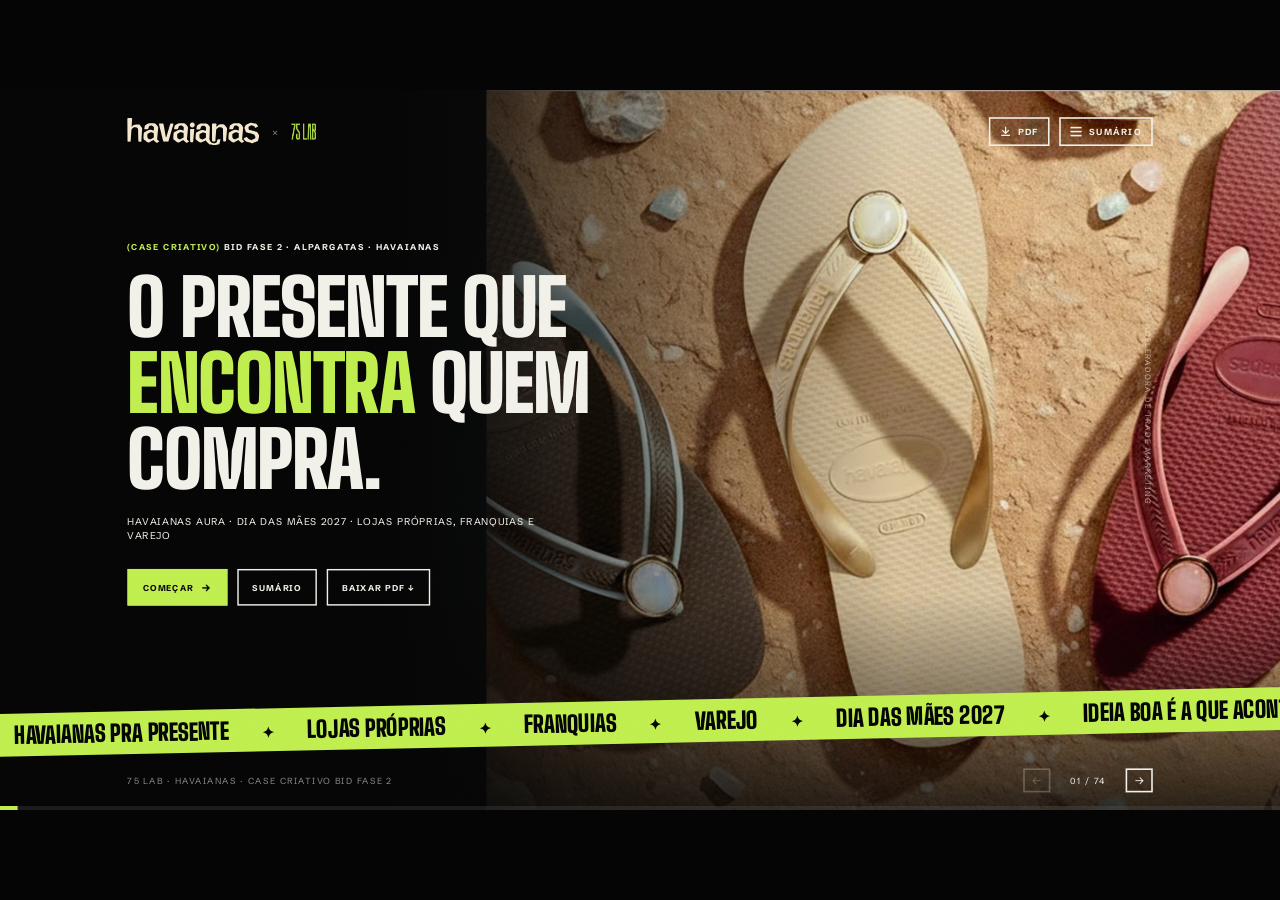
<file: index.html>
<!doctype html>
<html lang="pt-BR">
<head>
<meta charset="utf-8">
<meta name="viewport" content="width=device-width, initial-scale=1, viewport-fit=cover">
<meta name="theme-color" content="#050505">
<meta name="mobile-web-app-capable" content="yes">
<meta name="apple-mobile-web-app-capable" content="yes">
<meta name="apple-mobile-web-app-status-bar-style" content="black-translucent">
<meta name="apple-mobile-web-app-title" content="Havaianas 75 LAB">
<link rel="manifest" href="manifest.webmanifest">
<link rel="apple-touch-icon" href="assets/icone-180.png">
<title>Havaianas pra presente · Case Criativo · BID Fase 2 · 75 LAB</title>
<meta name="description" content="Case Criativo da 75 LAB para a fase 2 do BID de trade marketing DTC e B2B da Alpargatas: Havaianas Aura, Dia das Mães 2027.">
<meta name="robots" content="noindex">
<meta name="versao" id="versaoDeck" content="20261127104827">
<script>
(function(){var v=document.getElementById('versaoDeck').content;
fetch('versao.txt?t='+Date.now(),{cache:'no-store'}).then(function(r){return r.ok?r.text():''}).then(function(n){n=(n||'').trim();
if(n&&n!==v&&new URLSearchParams(location.search).get('v')!==n){var q=new URLSearchParams(location.search);q.set('v',n);location.replace(location.pathname+'?'+q.toString()+location.hash);}}).catch(function(){});})();
</script>
<link rel="icon" href="assets/75lab-lime.png">
<link rel="preconnect" href="https://fonts.googleapis.com">
<link rel="preconnect" href="https://fonts.gstatic.com" crossorigin>
<link href="https://fonts.googleapis.com/css2?family=Big+Shoulders+Display:wght@700;800;900&family=Schibsted+Grotesk:ital,wght@0,400;0,500;0,600;0,700;0,800;1,400&family=Bodoni+Moda:ital,opsz,wght@0,6..96,400;0,6..96,500;1,6..96,400;1,6..96,500&display=swap" rel="stylesheet">
<link rel="stylesheet" href="assets/deck.css?v=20261127104827">
<link rel="stylesheet" href="assets/fase2.css?v=20261127104827">
</head>
<body>

<svg width="0" height="0" style="position:absolute" aria-hidden="true">
  <symbol id="i-pincel" viewBox="0 0 48 48"><path d="M30 6l12 12-20 20H10V26zM25 11l12 12M10 38l-4 4"/></symbol>
  <symbol id="i-fabrica" viewBox="0 0 48 48"><path d="M6 42V20l10 6v-6l10 6v-6l10 6V8h6v34zM13 35h5M23 35h5M33 35h5"/></symbol>
  <symbol id="i-caminhao" viewBox="0 0 48 48"><path d="M4 11h24v21H4zM28 18h9l7 8v6H28z"/><circle cx="12" cy="36" r="4"/><circle cx="36" cy="36" r="4"/></symbol>
  <symbol id="i-rede" viewBox="0 0 48 48"><rect x="19" y="19" width="10" height="10"/><rect x="5" y="5" width="8" height="8"/><rect x="35" y="5" width="8" height="8"/><rect x="5" y="35" width="8" height="8"/><rect x="35" y="35" width="8" height="8"/><path d="M13 13l6 6M35 13l-6 6M13 35l6-6M35 35l-6-6"/></symbol>
  <symbol id="i-relogio" viewBox="0 0 48 48"><circle cx="24" cy="24" r="18"/><path d="M24 13v11l8 5"/></symbol>
  <symbol id="i-escudo" viewBox="0 0 48 48"><path d="M24 4l16 6v12c0 10-7 18-16 22C15 40 8 32 8 22V10z"/><path d="M17 24l5 5 9-10"/></symbol>
  <symbol id="i-olho" viewBox="0 0 48 48"><path d="M4 24s7-13 20-13 20 13 20 13-7 13-20 13S4 24 4 24z"/><circle cx="24" cy="24" r="6"/></symbol>
  <symbol id="i-check" viewBox="0 0 48 48"><path d="M9 25l9 9 21-21"/></symbol>
  <symbol id="i-qr" viewBox="0 0 64 64"><rect x="8" y="8" width="18" height="18"/><rect x="38" y="8" width="18" height="18"/><rect x="8" y="38" width="18" height="18"/><path d="M14 14h6v6h-6zM44 14h6v6h-6zM14 44h6v6h-6zM38 38h6v6h-6zM50 50h6M50 38v6M38 50h6M44 44h6"/></symbol>
  <symbol id="i-pin" viewBox="0 0 48 48"><path d="M24 44s14-13 14-24a14 14 0 0 0-28 0c0 11 14 24 14 24z"/><circle cx="24" cy="20" r="5"/></symbol>
  <symbol id="i-camera" viewBox="0 0 48 48"><path d="M6 15h36v25H6zM17 15l3-6h8l3 6"/><circle cx="24" cy="27" r="7"/></symbol>
  <symbol id="i-calendario" viewBox="0 0 48 48"><path d="M6 10h36v32H6zM6 19h36M16 5v9M32 5v9M13 27h5M22 27h5M31 27h5M13 34h5M22 34h5"/></symbol>
  <symbol id="i-grafico" viewBox="0 0 48 48"><path d="M7 7v34h35M13 33l9-10 6 6 12-14"/></symbol>
  <symbol id="i-alvo" viewBox="0 0 48 48"><circle cx="24" cy="24" r="18"/><circle cx="24" cy="24" r="10"/><circle cx="24" cy="24" r="2"/></symbol>
  <symbol id="i-pessoas" viewBox="0 0 48 48"><circle cx="17" cy="16" r="6"/><circle cx="33" cy="18" r="5"/><path d="M5 40c0-8 5-13 12-13s12 5 12 13M29 28c7 0 13 4 13 12"/></symbol>
  <symbol id="i-raio" viewBox="0 0 48 48"><path d="M27 4L10 27h12l-3 17 19-25H26z"/></symbol>
  <symbol id="i-loja" viewBox="0 0 48 48"><path d="M6 18l4-10h28l4 10zM8 18v24h32V18M20 42V30h8v12"/></symbol>
  <symbol id="i-caixa" viewBox="0 0 48 48"><path d="M6 14l18-8 18 8v20l-18 8-18-8zM6 14l18 8 18-8M24 22v20"/></symbol>
  <symbol id="i-arquivo" viewBox="0 0 48 48"><path d="M11 4h18l9 9v31H11zM28 4v10h10M17 25h14M17 32h14"/></symbol>
  <symbol id="i-moeda" viewBox="0 0 48 48"><circle cx="24" cy="24" r="18"/><path d="M29 17h-7a4 4 0 0 0 0 8h4a4 4 0 0 1 0 8h-8M24 13v4M24 33v3"/></symbol>
  <symbol id="i-cubo" viewBox="0 0 48 48"><path d="M24 4l18 10v20L24 44 6 34V14zM6 14l18 10 18-10M24 24v20"/></symbol>
  <symbol id="i-sinal" viewBox="0 0 48 48"><circle cx="24" cy="30" r="3"/><path d="M16 22a11 11 0 0 1 16 0M10 16a19 19 0 0 1 28 0M24 33v10"/></symbol>
  <symbol id="i-lupa" viewBox="0 0 48 48"><circle cx="20" cy="20" r="13"/><path d="M30 30l13 13"/></symbol>
  <symbol id="i-tag" viewBox="0 0 48 48"><path d="M6 6h18l18 18-18 18L6 24z"/><circle cx="15" cy="15" r="3"/></symbol>
  <symbol id="i-pasta" viewBox="0 0 48 48"><path d="M5 10h14l4 5h20v25H5z"/></symbol>
  <symbol id="i-versao" viewBox="0 0 48 48"><circle cx="12" cy="10" r="5"/><circle cx="12" cy="38" r="5"/><circle cx="36" cy="18" r="5"/><path d="M12 15v18M36 23c0 9-12 6-21 13"/></symbol>
  <symbol id="i-chat" viewBox="0 0 48 48"><path d="M6 8h36v24H20l-9 8v-8H6z"/></symbol>
  <symbol id="i-mail" viewBox="0 0 48 48"><path d="M5 10h38v28H5zM5 10l19 16 19-16"/></symbol>
  <symbol id="i-fone" viewBox="0 0 48 48"><path d="M10 6h8l4 10-5 4c2 5 6 9 11 11l4-5 10 4v8c0 2-2 4-4 4C20 42 6 28 6 10c0-2 2-4 4-4z"/></symbol>
  <symbol id="i-clique" viewBox="0 0 48 48"><path d="M19 26V9a4 4 0 0 1 8 0v13l9 2c3 .7 5 3.6 4.4 6.6L39 39c-.5 3-3 5-6 5H24c-2 0-3.8-1-5-2.6L11 31c-1.4-2 0-4.8 2.4-4.8 1 0 2 .4 2.7 1.2L19 30"/><path d="M8 12l4 2M10 4l3 4M18 1v4"/></symbol>
  <symbol id="i-funil" viewBox="0 0 48 48"><path d="M5 7h38L28 25v15l-8 4V25z"/></symbol>
  <symbol id="i-presente" viewBox="0 0 48 48"><path d="M6 18h36v8H6zM9 26h30v16H9zM24 18v24M24 18c-4-8-14-8-12-2 1 3 8 2 12 2zM24 18c4-8 14-8 12-2-1 3-8 2-12 2z"/></symbol>
  <symbol id="i-lua" viewBox="0 0 48 48"><path d="M36 31A15 15 0 0 1 19 8a16 16 0 1 0 21 21 15 15 0 0 1-4 2z"/><path d="M33 9l1.5 3.5L38 14l-3.5 1.5L33 19l-1.5-3.5L28 14l3.5-1.5z"/></symbol>
  <symbol id="i-volta" viewBox="0 0 48 48"><path d="M38 22a14 14 0 0 0-26-6M10 26a14 14 0 0 0 26 6M12 8v8h8M36 40v-8h-8"/></symbol>
  <symbol id="i-coracao" viewBox="0 0 48 48"><path d="M24 41S6 30 6 17a9 9 0 0 1 18-3 9 9 0 0 1 18 3c0 13-18 24-18 24z"/></symbol>
  <symbol id="i-livro" viewBox="0 0 48 48"><path d="M6 8h14a6 6 0 0 1 4 2 6 6 0 0 1 4-2h14v30H28a5 5 0 0 0-4 2 5 5 0 0 0-4-2H6zM24 10v30"/></symbol>

  <symbol id="i-sacola" viewBox="0 0 48 48"><path d="M9 16h30l-2 27H11zM17 16v-4a7 7 0 0 1 14 0v4"/></symbol>
  <symbol id="i-carrinho" viewBox="0 0 48 48"><path d="M3 8h7l5 23h23l5-17H12"/><circle cx="18" cy="39" r="3"/><circle cx="35" cy="39" r="3"/></symbol>
  <symbol id="i-mesa" viewBox="0 0 48 48"><path d="M4 24h40M9 24v18M39 24v18M12 24v-9h10v9M26 24V11h10v13"/></symbol>
  <symbol id="i-prateleira" viewBox="0 0 48 48"><path d="M6 5v38M42 5v38M6 17h36M6 30h36M6 43h36M12 17v-7M19 17v-7M27 30v-7M34 30v-7"/></symbol>
  <symbol id="i-vitrine" viewBox="0 0 48 48"><path d="M4 12h40v30H4zM4 20h40M15 42v-9h18v9M9 12l4-7h22l4 7"/></symbol>
  <symbol id="i-mao" viewBox="0 0 48 48"><path d="M17 27V11a3 3 0 0 1 6 0v12M23 21V7a3 3 0 0 1 6 0v14M29 21V9a3 3 0 0 1 6 0v15M35 23v-5a3 3 0 0 1 6 0v11c0 9-6 15-14 15h-2c-6 0-9-3-12-8l-6-9a3 3 0 0 1 5-3l3 4"/></symbol>
  <symbol id="i-regua" viewBox="0 0 48 48"><path d="M5 35L35 5l8 8-30 30zM14 26l4 4M19 21l3 3M24 16l4 4M29 11l3 3"/></symbol>
  <symbol id="i-porcento" viewBox="0 0 48 48"><path d="M10 38L38 10"/><circle cx="14" cy="14" r="5"/><circle cx="34" cy="34" r="5"/></symbol>
  <symbol id="i-ampulheta" viewBox="0 0 48 48"><path d="M12 4h24M12 44h24M14 4c0 13 20 11 20 20S14 31 14 44M34 4c0 13-20 11-20 20s20 7 20 20"/></symbol>
  <symbol id="i-megafone" viewBox="0 0 48 48"><path d="M6 19v10h7l19 10V9L13 19zM38 16a10 10 0 0 1 0 16M13 29l3 12h6l-3-11"/></symbol>
</svg>
<div id="wrap"><div id="stage" class="t-foto capa">

  <!-- ===================================================== capa -->
  <section id="capa" class="tela s-capa s-capa3 ativa" data-tema="escuro" data-titulo="Capa" data-cap="">
    <div class="foto sangra" style="background-image:url(assets/marca/aura-familia.webp)"></div>
    <div class="veu sangra"></div>
    <div class="texto">
      <span class="eyebrow anima"><b>(Case Criativo)</b> BID Fase 2 · Alpargatas · Havaianas</span>
      <h1 class="anima d1">O presente que <span>encontra</span> quem compra.</h1>
      <p class="lead anima d2">Havaianas Aura · Dia das Mães 2027 · Lojas próprias, franquias e varejo</p>
      <div class="acoes anima d3">
        <button class="botao cheio seta" data-ir="historia" data-cursor="Ir">Começar</button>
        <button class="botao" data-sumario data-cursor="Abrir">Sumário</button>
        <a class="botao so-tela" href="havaianas-bid-fase2-75lab.pdf?v=20261127104827" download="Havaianas pra presente - Case Criativo 75 LAB.pdf" data-cursor="Baixar">Baixar PDF ↓</a>
      </div>
    </div>
    <span class="rot">75 LAB · Aceleradora de Trade Marketing</span>
    <div class="marquee sangra"><div>
      <span>Havaianas pra presente</span><span>Lojas próprias</span><span>Franquias</span><span>Varejo</span><span>Dia das Mães 2027</span><span>Ideia boa é a que acontece na loja</span>
      <span>Havaianas pra presente</span><span>Lojas próprias</span><span>Franquias</span><span>Varejo</span><span>Dia das Mães 2027</span><span>Ideia boa é a que acontece na loja</span>
    </div></div>
  </section>
  <section id="historia" class="tela s-hist" data-tema="foto" data-titulo="Quinze minutos" data-cap="Abertura">
    <div class="bg sangra" style="background-image:url(assets/lojas-reais/parede.webp)"></div>
    <div class="veu sangra"></div>
    <div class="roteiro-h">
      <p class="l l1">Sexta-feira, 7 de maio de 2027. <b>12h40.</b></p>
      <p class="l l2">Ela tem quinze minutos de almoço, não sabe o número que a mãe calça e ainda não comprou nada.</p>
      <p class="l l3">Ela não vai sair procurando presente.</p>
      <p class="l l4 grande">O presente é que precisa <span class="t-lime">encontrar ela.</span></p>
    </div>
    <span class="rodape-h anima d5">É desses quinze minutos que a gente vai falar.</span>
  </section>
  <section id="agenda" class="tela s-agx" data-tema="claro" data-titulo="Como esta apresentação responde ao pedido" data-cap="Como ler" data-ligas="s1-s2 s2-s3 s3-s4 s4-s5 s5-s6 s6-s7 s7-s8 q1-q2 q2-q3 q3-q4 q4~cu">
    <div class="formas sangra" aria-hidden="true"><i class="anel" style="right:-140px;top:-180px;width:420px;height:420px"></i><i class="pontos" style="left:40px;bottom:36px;width:180px;height:70px"></i></div>
    <span class="eyebrow anima">Como esta apresentação está organizada</span>
    <h2 class="anima d1">Duas partes, <span class="onda t-teal">na ordem do que vocês pediram.</span></h2>
    <span class="linha-t l1 anima d1"><svg class="ic p"><use href="#i-presente"/></svg><b>Parte 1</b> O case criativo, que responde ao briefing da Aura</span>
    <div class="est e1 anima d1"><button class="bn" data-ir="cap-desafio" data-cursor="Ir" data-no="s1" data-circ>01</button><b>O briefing</b><small>Objetivo, público, período e o pedido de cada canal</small></div><div class="est e2 anima d1"><button class="bn" data-ir="cap-processo" data-cursor="Ir" data-no="s2" data-circ>02</button><b>Como a gente chegou aqui</b><small>Processo, a data em números, quem compra, bench e histórico</small></div><div class="est e3 anima d1"><button class="bn" data-ir="cap-kv" data-cursor="Ir" data-no="s3" data-circ>03</button><b>O KV da loja</b><small>O conceito global da Aura adaptado para o Dia das Mães</small></div><div class="est e4 anima d2"><button class="bn" data-ir="cap-lp" data-cursor="Ir" data-no="s4" data-circ>04</button><b>DTC Lojas Próprias</b><small>Big Hello, prateleiras, embalagens, vitrine e cenografia</small></div><div class="est e5 anima d2"><button class="bn" data-ir="cap-fr" data-cursor="Ir" data-no="s5" data-circ>05</button><b>DTC Franquias</b><small>Mesa com caixas, Compacta 4, prateleiras e kits</small></div><div class="est e6 anima d2"><button class="bn" data-ir="cap-b2b" data-cursor="Ir" data-no="s6" data-circ>06</button><b>B2B Varejo</b><small>Alimentar, cross-merchandising e volume para impulso</small></div><div class="est e7 anima d3"><button class="bn" data-ir="cap-estrategia" data-cursor="Ir" data-no="s7" data-circ>07</button><b>Por que cada peça está ali</b><small>Os conceitos que sustentam cada escolha</small></div><div class="est e8 anima d3"><button class="bn" data-ir="cap-eng" data-cursor="Ir" data-no="s8" data-circ>08</button><b>Do desenho à fábrica</b><small>A engenharia em andamento e a produção</small></div>
    <span class="linha-t l2 anima d3"><svg class="ic p"><use href="#i-arquivo"/></svg><b>Parte 2</b> Os sete itens do convite da fase 2, na mesma ordem</span>
    <div class="est q1 anima d3"><button class="bn" data-ir="cap-time" data-cursor="Ir" data-no="q1" data-circ>09</button><b>Estrutura de atendimento</b><em>itens 1 e 2</em><small>Atendimento e segmentação por escopo</small></div><div class="est q2 anima d3"><button class="bn" data-ir="cap-custos" data-cursor="Ir" data-no="q2" data-circ>10</button><b>Custos e remuneração</b><em>itens 3, 4 e 5</em><small>Composição, custos adicionais e remuneração</small></div><div class="est q3 anima d4"><button class="bn" data-ir="cap-gestao" data-cursor="Ir" data-no="q3" data-circ>11</button><b>Gestão da operação</b><em>item 6</em><small>Ferramentas, metodologia, dashboards e governança</small></div><div class="est q4 anima d4"><button class="bn" data-ir="cap-crono" data-cursor="Ir" data-no="q4" data-circ>12</button><b>Cronograma</b><em>item 7</em><small>O cronograma detalhado e a virada para o São João</small></div>
    <div class="cofre anima zoom d5" data-no="cu" data-circ><svg class="ic"><use href="#i-escudo"/></svg><p>Os valores ficam só no open cost do COUPA. Aqui não aparece custo.</p></div>
    <p class="dica-ag anima d5"><svg class="ic p"><use href="#i-clique"/></svg>Toque num número para ir direto ao capítulo</p>
  </section>
  <section id="cap-desafio" class="tela s-cap" data-tema="escuro" data-titulo="Capítulo 01 · O briefing" data-cap="(01) O briefing" data-capitulo="01">
    <span class="num-cap sangra">01</span>
    <div class="foto-cap sangra" style="background-image:url(assets/marca/aura-familia.webp)"></div>
    <div class="texto"><span class="eyebrow anima"><b>Parte 1 · O case criativo</b> · capítulo 01 de 12</span><h2 class="anima d1">O briefing</h2><p class="lead anima d2">O que vocês pediram para o Dia das Mães da Aura, e como a gente entendeu.</p><p class="responde anima d3"><svg class="ic p"><use href="#i-alvo"/></svg>Responde ao briefing Aura: objetivo, público, período e o pedido de cada canal</p></div>
    <ol class="dentro anima d3"><li><i>01</i>O pedido em uma página</li><li><i>02</i>O que cada canal precisa</li><li><i>03</i>Como a gente leu</li></ol>
    <div class="trilha-cap anima d4"></div>
  </section>
  <section id="briefing" class="tela s-briefx" data-tema="claro" data-titulo="O pedido em uma página" data-cap="(01) O briefing" data-ligas="d1-d2 d2-d3">
    <div class="formas sangra" aria-hidden="true"><i class="pontos" style="left:40px;bottom:40px;width:160px;height:70px"></i></div>
    <span class="destaque-cap anima">O pedido em uma página</span>
    <h2 class="anima d1">Levar a Aura para a data <span class="onda t-teal">mais emocional do varejo.</span></h2>
    <div class="dt dt1 anima d2"><i class="bola" data-no="d1" data-circ><svg class="ic"><use href="#i-loja"/></svg></i><b>12/04</b><span>a campanha entra nas lojas próprias e franquias</span></div>
    <div class="dt dt2 anima d2"><i class="bola" data-no="d2" data-circ><svg class="ic"><use href="#i-carrinho"/></svg></i><b>19/04</b><span>as peças chegam ao varejo</span></div>
    <div class="dt dt3 anima d3"><i class="bola cheia" data-no="d3" data-circ><svg class="ic"><use href="#i-coracao"/></svg></i><b>09/05</b><span>Dia das Mães</span></div>
    <span class="eyebrow ey-ins anima d3">O que a consumidora contou nas pesquisas</span>
    <div class="ins-b anima d3">
      <div><svg class="ic"><use href="#i-raio"/></svg><p><b>O brilho faz diferença</b>O metal na tira faz ela aceitar pagar mais.</p></div>
      <div><svg class="ic"><use href="#i-tag"/></svg><p><b>Pedra é elegância</b>As pedrinhas passam sofisticação.</p></div>
      <div><svg class="ic"><use href="#i-olho"/></svg><p><b>Elegante é simples</b>Desenho limpo, cada detalhe pensado.</p></div>
      <div><svg class="ic"><use href="#i-pin"/></svg><p><b>Vai para mais lugares</b>Com enfeite, o chinelo sai da praia.</p></div>
    </div>
    <div class="pedido anima zoom d2"><i class="orb" aria-hidden="true"><b></b></i>
      <div class="q q1"><svg class="ic"><use href="#i-alvo"/></svg><b>O que fazer</b><p>Levar a campanha global da Aura para o Dia das Mães, sem perder o jeito Aura.</p></div>
      <div class="q q2"><svg class="ic"><use href="#i-megafone"/></svg><b>A mensagem</b><p><strong>Havaianas pra presente.</strong> Depois, Novas Havaianas Aura.</p></div>
      <div class="q q3"><svg class="ic"><use href="#i-pessoas"/></svg><b>Para quem</b><p>Mulheres de 25 a 45 anos, A, B e C, que amam um detalhe bonito.</p></div>
      <div class="q q4"><svg class="ic"><use href="#i-grafico"/></svg><b>Como medir</b><p>Marca mais forte, gente falando e venda.</p></div>
    </div>
    <p class="fonte">Fonte: [BID] Briefing Criativo Aura · Dia das Mães 2027, Alpargatas, e pesquisas de features da Havaianas de 2025 e 2026.</p>
  </section>
  <section id="canais" class="tela s-canx" data-tema="escuro" data-titulo="O que cada canal precisa" data-cap="(01) O briefing" data-ligas="c0-c1 c1-c2 c2-cm">
    <h2 class="anima">Três canais, <span class="t-lime">três jeitos de chegar ao mesmo presente.</span></h2>
    <figure class="arco a0 anima d1"><img src="assets/lojas-reais/lp.webp" alt="Loja própria · flagship de Ipanema" data-amplia="assets/lojas-reais/lp.webp" data-legenda="Loja própria · flagship de Ipanema" data-cursor="Ampliar"><figcaption>Loja própria · flagship de Ipanema</figcaption></figure><i class="no-c c0 anima zoom d1" data-no="c0" data-circ>12/04</i><div class="tx-c t0 anima d2"><span class="eyebrow">DTC</span><b>Lojas Próprias</b><ul><li><svg class="ic p"><use href="#i-mesa"/></svg>Big Hello na entrada</li><li><svg class="ic p"><use href="#i-prateleira"/></svg>KV nas prateleiras</li><li><svg class="ic p"><use href="#i-sacola"/></svg>Sacolas, luvas e envelopes</li><li><svg class="ic p"><use href="#i-vitrine"/></svg>Vitrine e mezanino da Oscar Freire</li></ul></div>
    <figure class="arco a1 anima d2"><img src="assets/lojas-reais/fr.webp" alt="Loja compacta de shopping" data-amplia="assets/lojas-reais/fr.webp" data-legenda="Loja compacta de shopping" data-cursor="Ampliar"><figcaption>Loja compacta de shopping</figcaption></figure><i class="no-c c1 anima zoom d2" data-no="c1" data-circ>12/04</i><div class="tx-c t1 anima d3"><span class="eyebrow">DTC</span><b>Franquias</b><ul><li><svg class="ic p"><use href="#i-mesa"/></svg>Mesa com as caixas de presente</li><li><svg class="ic p"><use href="#i-loja"/></svg>Base na mesa da Compacta 4</li><li><svg class="ic p"><use href="#i-prateleira"/></svg>KV nas prateleiras</li><li><svg class="ic p"><use href="#i-presente"/></svg>Kits com tecido e fita</li></ul></div>
    <figure class="arco a2 anima d3"><img src="assets/lojas-reais/b2b.webp" alt="Espaço Havaianas no supermercado" data-amplia="assets/lojas-reais/b2b.webp" data-legenda="Espaço Havaianas no supermercado" data-cursor="Ampliar"><figcaption>Espaço Havaianas no supermercado</figcaption></figure><i class="no-c c2 anima zoom d3" data-no="c2" data-circ>19/04</i><div class="tx-c t2 anima d4"><span class="eyebrow">B2B</span><b>Varejo</b><ul><li><svg class="ic p"><use href="#i-tag"/></svg>Stopper, testeira, moldura e ilha</li><li><svg class="ic p"><use href="#i-carrinho"/></svg>A Aura perto de outros produtos</li><li><svg class="ic p"><use href="#i-prateleira"/></svg>Muito chinelo à mostra</li><li><svg class="ic p"><use href="#i-relogio"/></svg>Mais tempo de preparo</li></ul></div>
    <div class="maes anima zoom d4" data-no="cm" data-circ><svg class="ic"><use href="#i-coracao"/></svg><b>09/05</b><span>Dia das Mães</span></div>
    <p class="fonte">Fotos reais de lojas Havaianas: divulgação Havaianas, publicadas por Mercado &amp; Consumo (2020, 2022 e 2025). Pedido de cada canal: [BID] Briefing Criativo Aura.</p>
  </section>
  <section id="leitura" class="tela s-leitura2" data-tema="lime" data-titulo="Como a gente leu" data-cap="(01) O briefing">
    <span class="eyebrow anima">Como a gente leu o pedido</span>
    <h2 class="anima d1">Presente se compra em três tempos. <span class="apagada">A loja precisa ajudar nos três.</span></h2>
    <div class="aneis">
      <div class="an anima d2"><div class="anel"><svg viewBox="0 0 200 200"><circle class="fundo" cx="100" cy="100" r="88"/><circle class="arco" cx="100" cy="100" r="88" style="--f:.12"/></svg><b class="num"><span data-conta="3">0</span><small>s</small></b></div><h3><svg class="ic"><use href="#i-olho"/></svg>Pra reconhecer</h3><p>De longe ela já entende: é Dia das Mães, é Havaianas e tem presente ali.</p><em>vitrine · ponta · ilha · placa de carrinho</em></div>
      <div class="an anima d3"><div class="anel"><svg viewBox="0 0 200 200"><circle class="fundo" cx="100" cy="100" r="88"/><circle class="arco" cx="100" cy="100" r="88" style="--f:.5"/></svg><b class="num"><span data-conta="30">0</span><small>s</small></b></div><h3><svg class="ic"><use href="#i-coracao"/></svg>Pra escolher</h3><p>As três cores lado a lado, como numa joalheria, com preço e numeração à vista.</p><em>mesa Big Hello · expositor · moldura</em></div>
      <div class="an anima d4"><div class="anel"><svg viewBox="0 0 200 200"><circle class="fundo" cx="100" cy="100" r="88"/><circle class="arco" cx="100" cy="100" r="88" style="--f:1"/></svg><b class="num"><span data-conta="3">0</span><small>min</small></b></div><h3><svg class="ic"><use href="#i-presente"/></svg>Pra levar pronto</h3><p>Caixa, fita, cartão e sacola na hora de pagar. Ela sai com o presente embrulhado.</p><em>estação de presente · embalagens</em></div>
    </div>
  </section>
  <section id="cap-processo" class="tela s-cap" data-tema="escuro" data-titulo="Capítulo 02 · Como a gente chegou aqui" data-cap="(02) Como a gente chegou aqui" data-capitulo="02">
    <span class="num-cap sangra">02</span>
    <div class="foto-cap sangra" style="background-image:url(assets/marca/aura-glossy.webp)"></div>
    <div class="texto"><span class="eyebrow anima"><b>Parte 1 · O case criativo</b> · capítulo 02 de 12</span><h2 class="anima d1">Como a gente chegou aqui</h2><p class="lead anima d2">O passo a passo da criação, num prazo bem curto e sem pular nenhuma etapa.</p><p class="responde anima d3"><svg class="ic p"><use href="#i-alvo"/></svg>Mostra o processo, a data em números, o comportamento de quem compra, o bench e o histórico da Havaianas</p></div>
    <ol class="dentro anima d3"><li><i>01</i>Dia a dia</li><li><i>02</i>A data em números</li><li><i>03</i>Quem compra e por quê</li><li><i>04</i>O que as marcas fazem</li><li><i>05</i>O que a Havaianas já fez</li><li><i>06</i>O que a gente estudou da marca</li><li><i>07</i>Referências</li></ol>
    <div class="trilha-cap anima d4"></div>
  </section>
  <section id="processo" class="tela s-linha" data-tema="escuro" data-titulo="Dia a dia" data-cap="(02) Como a gente chegou aqui">
    <h2 class="anima">O KV chegou na segunda, às 18h30. <span class="t-lime">A entrega era na sexta, às 17h.</span></h2>
    <div class="nums-p anima d1">
      <div><b class="num" data-conta="6">0</b><span>dias úteis entre o briefing e a entrega, com um feriado no meio</span></div>
      <div><b class="num" data-conta="6">0</b><span>pessoas no time do case: direção, criação, 3D, tráfego e atendimento</span></div>
      <div><b class="num"><span data-conta="280">0</span><small>h</small></b><span>de trabalho no case: as 6 pessoas dedicadas a ele, do briefing à entrega</span></div>
      <div><b class="num" data-conta="57">0</b><span>imagens aprovadas, depois de 5 rodadas de ajuste</span></div>
      <div><b class="num" data-conta="15">0</b><span>desenhos técnicos para a fábrica, que seguem sendo ajustados</span></div>
    </div>
    <div class="tl anima d2">
      <div class="dias"><span>17/11<small>seg</small></span><span>18/11<small>ter</small></span><span>19/11<small>qua</small></span><span class="fer">20/11<small>feriado</small></span><span>23/11<small>seg</small></span><span>24/11<small>ter</small></span><span>25/11<small>qua</small></span><span>26/11<small>qui</small></span><span class="fim">27/11<small>sex · 17h</small></span></div>
      <div class="marcos-p"><i style="--c:.5">Convite</i><i style="--c:1.5">Apresentação do case</i><i style="--c:2.5">Briefing por e-mail</i><i style="--c:4.78" class="kv">KV e guia · 18h30</i><i style="--c:8.7" class="ent">Entrega · 17h</i></div>
      <div class="barras-p">
        <div style="--a:1;--b:3"><span class="lb"><b>Imersão</b>briefing, material da Aura e histórico</span></div>
        <div style="--a:1.5;--b:4.6"><span class="lb"><b>Pesquisa</b>marca, consumidora e lojas de verdade</span></div>
        <div style="--a:2;--b:4.78"><span class="lb"><b>Referências</b>art déco, joalheria, vitrine de presente</span></div>
        <div class="kv" style="--a:4;--b:6"><span class="lb"><b>Produto e lojas em 3D</b>chinelos aprovados na 2ª rodada</span></div>
        <div class="kv" style="--a:4.78;--b:6"><span class="lb"><b>KV da loja</b>4 ajustes</span></div>
        <div class="kv" style="--a:5;--b:7"><span class="lb"><b>Peças</b>17 peças, 5 rodadas</span></div>
        <div class="eng" style="--a:5.4;--b:9"><span class="lb"><b>Engenharia</b>15 desenhos técnicos</span></div>
        <div style="--a:6;--b:8.7"><span class="lb"><b>Lojas e imagens</b>4 lojas, 21 imagens</span></div>
        <div style="--a:7;--b:8.7"><span class="lb"><b>Cronograma e proposta</b>com o ritmo real do time</span></div>
      </div>
    </div>
    <p class="fonte">Fonte: e-mails da Alpargatas de 17, 19, 23 e 24/11/2026 e os registros do time da 75 LAB no case.</p>
  </section>
  <section id="data-numeros" class="tela s-numx" data-tema="escuro" data-titulo="A data em números" data-cap="(02) Como a gente chegou aqui" data-ligas="h>n1 h>n2 h>n3 h>n4 h>n5 h>n6 n7~h">
    <div class="formas sangra" aria-hidden="true"><i class="pontos" style="right:60px;top:60px;width:220px;height:120px"></i><i class="anel tr gira" style="left:-160px;bottom:-220px;width:420px;height:420px"></i></div>
    <span class="eyebrow anima">A data · Dia das Mães</span>
    <h2 class="anima d1">O Natal do <span class="t-lime">primeiro semestre.</span></h2>
    <i class="orbita anima zoom d1" aria-hidden="true"><b></b></i>
    <div class="hub anima zoom d1" data-no="h" data-circ><small>de vendas previstas no Dia das Mães de 2026</small><b>R$ <span data-conta="14.5" data-casas="1">0</span> bi</b><em>Só perde para o Natal · CNC</em></div>
    <div class="no n1 anima dir d2"><i class="bola" data-no="n1" data-circ><svg class="ic"><use href="#i-pessoas"/></svg></i><div><b><span data-conta="109">0</span> mi</b><p>de pessoas vão dar presente</p></div></div>
    <div class="no n2 anima dir d2"><i class="bola" data-no="n2" data-circ><svg class="ic"><use href="#i-moeda"/></svg></i><div><b>R$ <span data-conta="262">0</span></b><p>de gasto médio por pessoa</p></div></div>
    <div class="no n3 anima dir d3"><i class="bola" data-no="n3" data-circ><svg class="ic"><use href="#i-loja"/></svg></i><div><b><span data-conta="72">0</span>%</b><p>compram na loja física</p></div></div>
    <div class="no n4 anima dir d3"><i class="bola" data-no="n4" data-circ><svg class="ic"><use href="#i-sacola"/></svg></i><div><b><span data-conta="41">0</span>%</b><p>dão roupa, calçado ou acessório</p></div></div>
    <div class="no n5 anima dir d4"><i class="bola" data-no="n5" data-circ><svg class="ic"><use href="#i-carrinho"/></svg></i><div><b>R$ <span data-conta="11">0</span> bi<sup class="ast">*</sup></b><p>só no e-commerce</p><p class="ast-nota">* Aqui tem uma oportunidade que a gente também pode atacar: o trade online.</p></div></div>
    <div class="no n6 anima dir d4"><i class="bola" data-no="n6" data-circ><svg class="ic"><use href="#i-tag"/></svg></i><div><b>+<span data-conta="6.25" data-casas="2">0</span>%</b><p>no preço de chinelos e sandálias</p></div></div>
    <div class="no n7 anima esq d3"><i class="bola" data-no="n7" data-circ><svg class="ic"><use href="#i-calendario"/></svg></i><div><b>2027</b><p>A previsão sai em abril. A data cresce de 1,5% a 4,3% ao ano.</p></div></div>
    <div class="leque anima d5"><span class="eyebrow">As matérias</span><button class="pv papel amplia" data-amplia="assets/evidencias/cnc.webp" data-legenda="Diário do Comércio, 07/05/2026 · Dia das Mães deve movimentar R$ 14,4 bilhões no varejo brasileiro em 2026" data-cursor="Ampliar"><img src="assets/evidencias/mini/s10-cnc.webp" alt=""><span><b>Diário do Comércio</b>07/05/2026</span></button><button class="pv papel amplia" data-amplia="assets/evidencias/abecs.webp" data-legenda="Giro News, 05/05/2026 · Dia das Mães deve movimentar R$ 17 bilhões no varejo em 2026" data-cursor="Ampliar"><img src="assets/evidencias/mini/s10-abecs.webp" alt=""><span><b>Giro News</b>05/05/2026</span></button><button class="pv papel amplia" data-amplia="assets/evidencias/abiacom.webp" data-legenda="Giro News, 27/04/2026 · E-commerce deve faturar R$ 11 bilhões no Dia das Mães" data-cursor="Ampliar"><img src="assets/evidencias/mini/s10-abiacom.webp" alt=""><span><b>Giro News</b>27/04/2026</span></button><button class="pv papel amplia" data-amplia="assets/evidencias/viva.webp" data-legenda="Viva, 08/05/2026 · Roupas, calçados e acessórios lideram os presentes do Dia das Mães" data-cursor="Ampliar"><img src="assets/evidencias/mini/s10-viva.webp" alt=""><span><b>Viva</b>08/05/2026</span></button></div>
    <p class="fonte">Fontes: CNC (Diário do Comércio, 07/05/2026); Abecs e Instituto Datafolha (Giro News, 05/05/2026); ABIACOM (Giro News, 27/04/2026); FecomercioSP (Viva, 08/05/2026).</p>
  </section>
  <section id="data-comportamento" class="tela s-compx" data-tema="claro" data-titulo="Quem compra e por quê" data-cap="(02) Como a gente chegou aqui" data-ligas="a1>a2 a2>a3 a3>a4 a4>a5">
    <div class="formas sangra" aria-hidden="true"><i class="anel" style="right:-120px;top:-160px;width:380px;height:380px"></i><i class="pontos" style="right:40px;bottom:40px;width:160px;height:80px"></i></div>
    <h2 class="anima">Quem compra o presente <span class="onda t-teal">e o que pesa na escolha.</span></h2>
    <div class="ins-x">
      <div class="ix anima d1"><svg class="pct" viewBox="0 0 120 120"><circle class="f" cx="60" cy="60" r="52"/><circle class="v" cx="60" cy="60" r="52" pathLength="100" style="--p:75"/></svg><b class="num"><span data-conta="75">0</span>%</b><div><p>acham difícil escolher o presente</p><em><svg class="ic"><use href="#i-loja"/></svg>Na loja: ajudar a escolher</em></div></div>
      <div class="ix anima d1"><svg class="pct" viewBox="0 0 120 120"><circle class="f" cx="60" cy="60" r="52"/><circle class="v" cx="60" cy="60" r="52" pathLength="100" style="--p:64"/></svg><b class="num"><span data-conta="64">0</span>%</b><div><p>pensam no que a mãe precisa</p><em><svg class="ic"><use href="#i-coracao"/></svg>Na loja: desejo de usar todo dia</em></div></div>
      <div class="ix anima d2"><svg class="pct" viewBox="0 0 120 120"><circle class="f" cx="60" cy="60" r="52"/><circle class="v" cx="60" cy="60" r="52" pathLength="100" style="--p:52"/></svg><b class="num"><span data-conta="52">0</span>%</b><div><p>dão uma lembrancinha</p><em><svg class="ic"><use href="#i-tag"/></svg>Na loja: duas faixas de preço</em></div></div>
      <div class="ix anima d2"><svg class="pct" viewBox="0 0 120 120"><circle class="f" cx="60" cy="60" r="52"/><circle class="v" cx="60" cy="60" r="52" pathLength="100" style="--p:42"/></svg><b class="num"><span data-conta="42">0</span>%</b><div><p>levam a mãe junto na compra</p><em><svg class="ic"><use href="#i-pessoas"/></svg>Na loja: falar com as duas</em></div></div>
      <div class="ix anima d3"><svg class="pct" viewBox="0 0 120 120"><circle class="f" cx="60" cy="60" r="52"/><circle class="v" cx="60" cy="60" r="52" pathLength="100" style="--p:79"/></svg><b class="num"><span data-conta="79">0</span>%</b><div><p>pesquisam o preço antes</p><em><svg class="ic"><use href="#i-moeda"/></svg>Na loja: preço à vista no par</em></div></div>
      <div class="ix anima d3"><svg class="pct" viewBox="0 0 120 120"><circle class="f" cx="60" cy="60" r="52"/><circle class="v" cx="60" cy="60" r="52" pathLength="100" style="--p:70"/></svg><b class="num">7<small> em </small>10</b><div><p>dizem que a propaganda pesa</p><em><svg class="ic"><use href="#i-megafone"/></svg>Na loja: a última mídia antes do caixa</em></div></div>
    </div>
    <div class="apelos-x anima d4"><span class="eyebrow"><svg class="ic p"><use href="#i-chat"/></svg>Os apelos das campanhas de 2026</span>
      <span class="ap ap1" data-no="a1">o fim da mãe perfeita</span><span class="ap ap2" data-no="a2">herança entre gerações</span><span class="ap ap3" data-no="a3">a mulher além da maternidade</span><span class="ap ap4" data-no="a4">presente com significado</span><span class="ap ap5" data-no="a5">humor e cultura pop</span></div>
    <div class="cascata anima dir d2"><span class="eyebrow">As pesquisas</span><button class="pv papel amplia" data-amplia="assets/evidencias/globo.webp" data-legenda="Propmark, 24/04/2026 · Dia das mães: 83% dos brasileiros vão comemorar a data mesmo com orçamento apertado" data-cursor="Ampliar"><img src="assets/evidencias/mini/s11-globo.webp" alt=""><span><b>Propmark</b>24/04/2026</span></button><button class="pv papel amplia" data-amplia="assets/evidencias/mindminers.webp" data-legenda="Mercado &amp; Consumo, 06/05/2025 · O Boticário e Natura são as marcas mais lembradas neste Dia das Mães" data-cursor="Ampliar"><img src="assets/evidencias/mini/s11-mindminers.webp" alt=""><span><b>Mercado &amp; Consumo</b>06/05/2025</span></button><button class="pv papel amplia" data-amplia="assets/evidencias/gestaoclick.webp" data-legenda="ABC da Comunicação, 05/05/2026 · Brasileiros compram mais, mas gastam menos" data-cursor="Ampliar"><img src="assets/evidencias/mini/s11-gestaoclick.webp" alt=""><span><b>ABC da Comunicação</b>05/05/2026</span></button><button class="pv papel amplia" data-amplia="assets/evidencias/meio.webp" data-legenda="Meio &amp; Mensagem, 07/05/2026 · O que marca as campanhas de Dia das Mães em 2026?" data-cursor="Ampliar"><img src="assets/evidencias/mini/s11-meio.webp" alt=""><span><b>Meio &amp; Mensagem</b>07/05/2026</span></button></div>
    <p class="fonte">Fontes: Google, citado por Meio &amp; Mensagem (07/05/2026); MindMiners (Mercado &amp; Consumo, 06/05/2025); Estudo Globo com PiniOn (Propmark, 24/04/2026); GestãoClick (ABC da Comunicação, 05/05/2026).</p>
  </section>
  <section id="data-bench" class="tela s-benchx" data-tema="escuro" data-titulo="O que as marcas fazem" data-cap="(02) Como a gente chegou aqui" data-ligas="b1-b2 b2-b3 b3-b4 b4-b5 b5-b6 l1>au l2>au l3>au">
    <div class="formas sangra" aria-hidden="true"><i class="anel tr gira" style="right:-60px;bottom:-60px;width:520px;height:520px"></i><i class="pontos" style="left:60px;top:40px;width:160px;height:60px"></i></div>
    <h2 class="anima">O que as marcas fazem <span class="t-lime">no Dia das Mães.</span></h2>
    <div class="grupo g1 anima d1"><span>beleza</span></div><div class="grupo g2 anima d1"><span>moda</span></div><div class="grupo g3 anima d1"><span>chocolate</span></div>
    <div class="mb m1 anima d1"><i class="pt" data-no="b1"></i><b>O Boticário</b><p>A mais lembrada, com 23%. Em 2026, o ninho vazio.</p><button class="pv papel amplia" data-amplia="assets/evidencias/boticario.webp" data-legenda="Propmark, 08/05/2026 · Dia das Mães: a proposta do comercial viral do Boticário" data-cursor="Ampliar"><img src="assets/evidencias/mini/s12-boticario.webp" alt=""><span><b>Propmark</b>08/05/2026</span></button></div>
    <div class="mb m2 anima d1"><i class="pt" data-no="b2"></i><b>Natura</b><p>A segunda, com 14%. Kits prontos para presentear.</p><button class="pv papel amplia" data-amplia="assets/evidencias/mindminers.webp" data-legenda="Mercado &amp; Consumo, 06/05/2025 · O Boticário e Natura são as marcas mais lembradas" data-cursor="Ampliar"><img src="assets/evidencias/mini/s12-mindminers.webp" alt=""><span><b>Mercado &amp; Consumo</b>06/05/2025</span></button></div>
    <div class="mb m3 anima d2"><i class="pt" data-no="b3"></i><b>Renner</b><p>“Entrelaços”: moda passada entre gerações.</p><button class="pv papel amplia" data-amplia="assets/evidencias/renner.webp" data-legenda="Propmark, 28/04/2026 · Renner une Sabrina Sato, Taís Araujo e suas mães em novo filme" data-cursor="Ampliar"><img src="assets/evidencias/mini/s12-renner.webp" alt=""><span><b>Propmark</b>28/04/2026</span></button></div>
    <div class="mb m4 anima d2"><i class="pt" data-no="b4"></i><b>Hering</b><p>Os ritmos da maternidade, sem a mãe perfeita.</p><button class="pv papel amplia" data-amplia="assets/evidencias/hering.webp" data-legenda="Propmark, 16/04/2026 · Grazi Massafera e Sophie Charlotte estrelam campanha de Dia das Mães da Hering" data-cursor="Ampliar"><img src="assets/evidencias/mini/s12-hering.webp" alt=""><span><b>Propmark</b>16/04/2026</span></button></div>
    <div class="mb m5 anima d3"><i class="pt" data-no="b5"></i><b>Kopenhagen</b><p>O presente como memória.</p><button class="pv papel amplia" data-amplia="assets/evidencias/kopenhagen.webp" data-legenda="Propmark, 27/04/2026 · Campanha de Dia das Mães da Kopenhagen foca na identidade feminina" data-cursor="Ampliar"><img src="assets/evidencias/mini/s12-kopenhagen.webp" alt=""><span><b>Propmark</b>27/04/2026</span></button></div>
    <div class="mb m6 anima d3"><i class="pt" data-no="b6"></i><b>Cacau Show</b><p>29 produtos e kits que a cliente monta.</p><button class="pv papel amplia" data-amplia="assets/evidencias/cacau.webp" data-legenda="Diário do Grande ABC, 15/04/2026 · Cacau Show lança produtos para Dia das Mães" data-cursor="Ampliar"><img src="assets/evidencias/mini/s12-cacau.webp" alt=""><span><b>Diário do Grande ABC</b>15/04/2026</span></button></div>
    <div class="licoes">
      <span class="eyebrow anima d4"><svg class="ic p"><use href="#i-alvo"/></svg>O que a gente leva para a Aura</span>
      <div class="lc l1 anima esq d4"><div><b>Presente já embrulhado vende mais.</b><p>Kit pronto e embalagem bonita lideram a lembrança.</p></div><i class="bola" data-no="l1" data-circ><svg class="ic"><use href="#i-presente"/></svg></i></div>
      <div class="lc l2 anima esq d4"><div><b>Emoção sem clichê.</b><p>Desejo e cuidado, não sacrifício.</p></div><i class="bola" data-no="l2" data-circ><svg class="ic"><use href="#i-coracao"/></svg></i></div>
      <div class="lc l3 anima esq d5"><div><b>A loja virou palco.</b><p>Vitrine interativa, QR e personalização na hora.</p></div><i class="bola" data-no="l3" data-circ><svg class="ic"><use href="#i-qr"/></svg></i></div>
    </div>
    <div class="aura-n anima zoom d5" data-no="au" data-circ><small>tudo isso vai para a</small><b>Aura</b></div>
    <p class="fonte">Fontes: MindMiners (Mercado &amp; Consumo, 06/05/2025); Meio &amp; Mensagem, Women to Watch (07/05/2026); Propmark (abril e maio de 2026); Diário do Grande ABC (15/04/2026). Ações descritas a partir de reportagens públicas.</p>
  </section>
  <section id="data-havaianas" class="tela s-histx" data-tema="claro2" data-titulo="O que a Havaianas já fez" data-cap="(02) Como a gente chegou aqui" data-ligas="h25-h26 h26-n27">
    <div class="formas sangra" aria-hidden="true"><i class="pontos" style="right:50px;top:70px;width:180px;height:100px"></i></div>
    <h2 class="anima">“Havaianas pra presente” <span class="onda t-teal">já é a plataforma da marca na data.</span></h2>
    <figure class="pol p1 anima d1"><img src="assets/marca/h25-loja.webp" alt="" data-amplia="assets/marca/h25-loja.webp" data-legenda="2025 · Lojas próprias: fachada e vitrine com flores" data-cursor="Ampliar"><figcaption>Fachada e vitrine com flores</figcaption></figure>
    <figure class="pol p2 anima d1"><img src="assets/marca/h25-b2b.webp" alt="" data-amplia="assets/marca/h25-b2b.webp" data-legenda="2025 · Varejo: displays e cubos pra presente" data-cursor="Ampliar"><figcaption>Displays “pra presente” no varejo</figcaption></figure>
    <figure class="pol p3 anima d2"><img src="assets/marca/h26-vitrine.webp" alt="" data-amplia="assets/marca/h26-vitrine.webp" data-legenda="2026 · Vitrine com O Diabo Veste Prada 2" data-cursor="Ampliar"><figcaption>Vitrine com o filme</figcaption></figure>
    <figure class="pol p4 anima d2"><img src="assets/marca/h26-tapete.webp" alt="" data-amplia="assets/marca/h26-tapete.webp" data-legenda="2026 · Tapete vermelho na loja" data-cursor="Ampliar"><figcaption>Tapete vermelho na loja</figcaption></figure>
    <i class="pt-ano t25 anima zoom d1" data-no="h25" data-circ></i><i class="pt-ano t26 anima zoom d2" data-no="h26" data-circ></i>
    <div class="ano-x y25 anima d2"><b>2025</b><ul><li><svg class="ic"><use href="#i-raio"/></svg>Campanha com a GALERIA.ag</li><li><svg class="ic"><use href="#i-pin"/></svg>Flower bar na Oscar Freire</li><li><svg class="ic"><use href="#i-presente"/></svg>Embalagem especial e brindes</li></ul>
      <button class="pv papel amplia" data-amplia="assets/evidencias/havaianas25.webp" data-legenda="Acontecendo Aqui, 09/05/2025 · Havaianas lança campanha de Dia das Mães com foco no ato de presentear" data-cursor="Ampliar"><img src="assets/evidencias/havaianas25.webp" alt=""><span><b>Acontecendo Aqui</b>09/05/2025</span></button></div>
    <div class="ano-x y26 anima d3"><b>2026</b><ul><li><svg class="ic"><use href="#i-camera"/></svg>“Tira o salto, vai de Havaianas”</li><li><svg class="ic"><use href="#i-carrinho"/></svg>Kits no e-commerce</li><li><svg class="ic"><use href="#i-megafone"/></svg>Tapete vermelho e influenciadoras</li></ul>
      <button class="pv papel amplia" data-amplia="assets/evidencias/havaianas26.webp" data-legenda="Meio &amp; Mensagem, 20/04/2026 · O Diabo Veste Prada, e Havaianas, em nova coleção" data-cursor="Ampliar"><img src="assets/evidencias/mini/s13-havaianas26.webp" alt=""><span><b>Meio &amp; Mensagem</b>20/04/2026</span></button></div>
    <div class="n27 anima zoom d4" data-no="n27" data-circ><span class="tag">2027</span><b>A Aura chega com um produto-joia.</b><p>Falta um ponto de venda à altura de um presente com pedra.</p></div>
    <p class="seta-x anima d5">É aqui que a gente entra <svg class="ic p"><use href="#i-check"/></svg></p>
    <p class="fonte">Fontes: histórico do [BID] Briefing Criativo Aura (páginas 11 e 12); Acontecendo Aqui (09/05/2025); Meio &amp; Mensagem (20/04/2026).</p>
  </section>
  <section id="desk" class="tela s-desk3" data-tema="claro2" data-titulo="O que a gente estudou antes" data-cap="(02) Como a gente chegou aqui">
    <h2 class="anima">Antes de desenhar, <span class="onda t-teal">a gente estudou a marca, quem compra e a loja.</span></h2>
    <div class="codigos anima d1">
      <figure class="cg g0"><img src="assets/marca/kv-institucional.webp" alt=""><figcaption>O guia da marca</figcaption></figure>
      <figure class="cg g1"><img src="assets/marca/original.webp" alt=""><figcaption>Original do Brasil desde 1962</figcaption></figure>
      <figure class="cg g2"><img src="assets/marca/logo.webp" alt=""><figcaption>Logo e assinatura em vermelho</figcaption></figure>
      <figure class="cg g3"><img src="assets/marca/cores.webp" alt=""><figcaption>Cores vizinhas, em degradê</figcaption></figure>
      <figure class="cg g4"><img src="assets/marca/tipografia.webp" alt=""><figcaption>Maison, sempre em caixa baixa</figcaption></figure>
      <figure class="cg g5"><img src="assets/marca/aura-global.webp" alt=""><figcaption>A Aura no KV global</figcaption></figure>
    </div>
    <div class="col3e">
      <div class="ce anima d2"><span class="eyebrow"><svg class="ic p"><use href="#i-livro"/></svg>A marca</span>
        <div class="st"><b data-conta="94">0</b><small>%</small><span>dos brasileiros têm um par</span></div>
        <div class="st"><b data-conta="200">0</b><small>mil</small><span>pontos de venda no país</span></div>
        <p>Alegria, humor e calor. Nem frio e minimalista, nem exagerado.</p></div>
      <div class="ce anima d3"><span class="eyebrow"><svg class="ic p"><use href="#i-coracao"/></svg>Quem compra</span>
        <ul><li>O brilho na tira faz ela aceitar pagar mais</li><li>Pedra é sinal de elegância</li><li>Elegante é desenho limpo</li><li>O enfeite leva o chinelo para mais lugares</li></ul></div>
      <div class="ce anima d4"><span class="eyebrow"><svg class="ic p"><use href="#i-loja"/></svg>A loja de verdade</span>
        <ul><li>Logo vermelho grande na fachada</li><li>Plaquinha oval de preço no gancho</li><li>Numeração em etiqueta redonda</li><li>No supermercado, faixa vermelha com um logo só</li></ul></div>
    </div>
    <p class="fonte">Fontes: Guide de Marca Havaianas (Select VBI), KV global da Aura, briefing Aura e fotos públicas de lojas Havaianas em 2025 e 2026.</p>
  </section>
  <section id="referencias" class="tela s-ref2" data-tema="escuro" data-titulo="Referências e o que vimos no mercado" data-cap="(02) Como a gente chegou aqui">
    <h2 class="anima">Quatro referências, <span class="t-lime">e o que cada uma ensinou.</span></h2>
    <div class="mural">
      <figure class="pol p0 anima d1"><div class="ft contem"><img src="assets/aura/card-creme.webp" alt=""></div><figcaption><b>Art déco brasileiro</b><span>As molduras das portas e janelas das casas antigas viraram o recorte de todas as peças.</span><em>A moldura é a marca.</em></figcaption></figure>
      <figure class="pol p1 anima d2"><div class="ft"><img src="assets/aura/pedra-close.webp" alt=""></div><figcaption><b>Joalheria</b><span>A pedra da Aura é uma joia: pede moldura, tecido e luz.</span><em>Um par por moldura.</em></figcaption></figure>
      <figure class="pol p2 anima d3"><div class="ft branco"><img src="assets/marca/caixa-presente.webp" alt=""></div><figcaption><b>O presente pronto</b><span>A caixa vermelha da marca já é presente: falta a fita na cor do chinelo e o tecido.</span><em>A embalagem também vende.</em></figcaption></figure>
      <figure class="pol p3 anima d4"><div class="ft"><img src="assets/lojas-reais/fachada.webp" alt=""></div><figcaption><b>A loja Havaianas</b><span>Logo vermelho na fachada, parede por cor e pouca informação.</span><em>A campanha entra e a loja continua Havaianas.</em></figcaption></figure>
    </div>
    <div class="licoes anima d5"><span class="eyebrow">O que a gente viu no mercado</span>
      <div><b>Presente se escolhe pela cor</b><span>As três cores juntas fazem ela decidir mais rápido.</span></div>
      <div><b>Preço à vista ajuda</b><span>Plaquinha em todo par e etiqueta em toda cor.</span></div>
      <div><b>Embrulhar faz parte</b><span>Quem sai com o presente pronto não desiste no caixa.</span></div>
      <div><b>No supermercado, quantidade vende</b><span>Muito chinelo ao alcance da mão.</span></div>
    </div>
  </section>
  <section id="virada" class="tela s-virada campanha" data-tema="escuro" data-titulo="Agora, a campanha" data-cap="(03) O KV da loja">
    <div class="v-azul sangra"></div>
    <div class="v-cards sangra" aria-hidden="true"><img src="assets/aura/card-rosa.webp" alt=""><img src="assets/aura/card-creme.webp" alt=""><img src="assets/aura/card-azul.webp" alt=""></div>
    <div class="v1"><span class="eyebrow"><b>Até aqui</b></span><h2>O racional.</h2><p>O pedido, o processo, a pesquisa e as referências.</p></div>
    <div class="v2"><span class="eyebrow">A partir daqui</span><h2>Agora, <em>a campanha.</em></h2><p>O KV da loja, as peças e as lojas prontas para o Dia das Mães.</p></div>
  </section>
  <section id="cap-kv" class="tela s-cap campanha" data-tema="escuro" data-titulo="Capítulo 03 · O KV da loja" data-cap="(03) O KV da loja" data-capitulo="03">
    <span class="num-cap sangra">03</span>
    <div class="foto-cap sangra" style="background-image:url(assets/aura/kv-recebido.webp)"></div>
    <div class="texto"><span class="eyebrow anima"><b>Parte 1 · O case criativo</b> · capítulo 03 de 12</span><h2 class="anima d1">O KV da loja</h2><p class="lead anima d2">Como a gente transformou o KV global da Aura em comunicação de ponto de venda.</p><p class="responde anima d3"><svg class="ic p"><use href="#i-alvo"/></svg>Responde ao briefing: adaptar o conceito global da Aura para o Dia das Mães</p></div>
    <ol class="dentro anima d3"><li><i>01</i>O KV que chegou</li><li><i>02</i>Os quatro ajustes</li><li><i>03</i>A ordem de leitura</li><li><i>04</i>Do maior ao menor</li></ol>
    <div class="trilha-cap anima d4"></div>
  </section>
  <section id="kv-recebido" class="tela s-kv1 campanha" data-tema="aura" data-titulo="O KV que chegou" data-cap="(03) O KV da loja">
    <div class="papel sangra"></div>
    <div class="texto-kv anima esq">
      <span class="eyebrow">Onde tudo começou</span>
      <h2>Recebemos um KV <em>de lançamento.</em></h2>
      <p>O KV global da Aura: os três chinelos em cartões art déco sobre o azul, o logo new havaianas Aura e uma frase em inglês.</p>
      <div class="dois-kv"><div><b><svg class="ic p"><use href="#i-check"/></svg>O que já funcionava</b><span>O azul, os cartões art déco e a foto dos chinelos. Isso a gente manteve.</span></div><div><b><svg class="ic p"><use href="#i-alvo"/></svg>O que faltava pra data</b><span>Falar de presente, em português, numa frase que se lê em dois segundos.</span></div></div>
    </div>
    <figure class="kv-fig anima dir d1"><img src="assets/aura/kv-recebido.webp" alt="KV global de lançamento da Aura"><figcaption>O KV que chegou · new havaianas Aura</figcaption></figure>
  </section>
  <section id="kv-ajustes" class="tela s-kv5 campanha" data-tema="escuro" data-titulo="Os cinco ajustes" data-cap="(03) O KV da loja">
    <h2 class="anima">Cinco ajustes <span class="t-lime">e o KV passou a falar de presente.</span></h2>
    <figure class="kv-pe anima zoom d1"><img src="assets/aura/kv-imagem.webp" alt="KV da loja com a Aura no pé" data-amplia="assets/aura/kv-imagem.webp" data-legenda="KV da loja · Dia das Mães, tem Havaianas pra presente" data-cursor="Ampliar"></figure>
    <ol class="ajustes2 anima d2">
      <li><svg class="ic"><use href="#i-camera"/></svg><div><b><i>1</i>A foto</b><p>A Aura aparece no pé, numa janela da moldura. Quem passa vê o chinelo em uso, não só no cartão.</p></div></li>
      <li><svg class="ic"><use href="#i-vitrine"/></svg><div><b><i>2</i>A borda</b><p>O recorte art déco dos cartões virou o contorno das testeiras, da vitrine e das laterais.</p></div></li>
      <li><svg class="ic"><use href="#i-megafone"/></svg><div><b><i>3</i>A frase</b><p>Sai o inglês e entra “Dia das Mães, tem Havaianas pra presente”.</p></div></li>
      <li><svg class="ic"><use href="#i-tag"/></svg><div><b><i>4</i>O selo</b><p>A moldura junta frase e marca, e funciona sozinha nas peças pequenas.</p></div></li>
      <li><svg class="ic"><use href="#i-arquivo"/></svg><div><b><i>5</i>A assinatura</b><p>“Novas Havaianas Aura” desceu para o rodapé, pra não brigar com a data.</p></div></li>
    </ol>
    <p class="fonte">KV da loja criado pela 75 LAB a partir do KV global da Aura enviado pela Alpargatas em 23/11/2026.</p>
  </section>
  <section id="kv-escala" class="tela s-kv4 campanha" data-tema="escuro" data-titulo="Do maior ao menor" data-cap="(03) O KV da loja">
    <h2 class="anima">O mesmo selo funciona <span class="t-lime">de 2,6 metros a 15 centímetros.</span></h2>
    <p class="lead anima d1">A gente não redesenhou a campanha em cada peça. Usou as mesmas regras em todos os tamanhos, e é isso que deixa a loja própria, a franquia e o supermercado com a mesma cara.</p>
    <div class="escada anima d2">
      <figure style="--h:100%"><img src="assets/pecas/ilha-az-1.webp" alt=""><figcaption><b>2,6 m</b>ilha</figcaption></figure>
      <figure style="--h:86%"><img src="assets/pecas/ponta5-1.webp" alt=""><figcaption><b>2,4 m</b>ponta de gôndola</figcaption></figure>
      <figure style="--h:72%"><img src="assets/pecas/vit5-close.webp" alt=""><figcaption><b>vitrine</b>logo em relevo</figcaption></figure>
      <figure style="--h:60%"><img src="assets/pecas/mesa-r5-relevo.webp" alt=""><figcaption><b>2,0 m</b>mesa Big Hello</figcaption></figure>
      <figure style="--h:46%"><img src="assets/pecas/leve-testeira-solo-az.webp" alt=""><figcaption><b>100 cm</b>testeira</figcaption></figure>
      <figure style="--h:34%"><img src="assets/pecas/leve-wobbler-solo-az.webp" alt=""><figcaption><b>15 cm</b>wobbler</figcaption></figure>
      <figure style="--h:26%"><img src="assets/pecas/leve-tag-solo-az.webp" alt=""><figcaption><b>18 cm</b>tag</figcaption></figure>
    </div>
    <div class="kv-imagem anima d3"><img src="assets/aura/kv-imagem.webp" alt=""><p><b>Quando tem espaço pra foto,</b> a moldura abre uma janela com a Aura no pé. O selo, as molduras e a assinatura continuam no mesmo lugar.</p></div>
  </section>
  <section id="cap-lp" class="tela s-cap aura-cap campanha" data-tema="escuro" data-titulo="Capítulo 04 · DTC Lojas Próprias" data-cap="(04) DTC Lojas Próprias" data-capitulo="04">
    <span class="num-cap sangra">04</span>
    <div class="foto-cap sangra" style="background-image:url(assets/lojas3/rua_03.webp)"></div>
    <div class="texto"><span class="eyebrow anima"><b>Parte 1 · O case criativo</b> · capítulo 04 de 12</span><h2 class="anima d1">DTC Lojas Próprias</h2><p class="lead anima d2">Uma loja de rua com a campanha inteira: onde cada peça fica e por quê.</p><p class="responde anima d3"><svg class="ic p"><use href="#i-alvo"/></svg>Responde ao briefing: mesa Big Hello, prateleiras, embalagens, vitrine e cenografia</p></div>
    <ol class="dentro anima d3"><li><i>01</i>A loja de rua, peça por peça</li><li><i>02</i>A loja pronta</li></ol>
    <div class="trilha-cap anima d4"></div>
  </section>
  <section id="planta-lp" class="tela s-peca campanha" data-tema="claro" data-titulo="Loja de rua · Mesa com bancos" data-cap="(04) DTC Lojas Próprias">
    <span class="eyebrow anima"><b>Loja de rua</b> · ponto 1 de 6</span>
    <h2 class="anima d1">Cada peça <span class="onda t-teal">no ponto certo do caminho.</span></h2>
    <figure class="amb-p anima d2"><img src="assets/lojas3/rua_04.webp" alt="Mesa com bancos · loja de rua" data-amplia="assets/lojas3/rua_04.webp" data-legenda="Loja de rua · Mesa com bancos" data-cursor="Ampliar"><figcaption><i>1</i><div><b>Mesa com bancos</b><p>O primeiro ponto depois da porta: a mesa da loja com bancos dos lados, o presente montado e os pares Aura à mão.</p></div></figcaption></figure>
    <div class="mapa-p anima dir d2"><img src="assets/plantas/rua-r2.webp" alt="Planta: loja de rua"><i class="pt on" style="left:24.87%;top:49.95%">1</i><i class="pt" style="left:53.98%;top:50.0%">2</i><i class="pt" style="left:47.71%;top:12.45%">3</i><i class="pt" style="left:79.71%;top:22.08%">4</i><i class="pt" style="left:75.7%;top:67.82%">5</i><i class="pt" style="left:80.86%;top:50.93%">6</i><span class="entrada">entrada</span></div>
    <figure class="peca-p anima dir d3" style="background:#c8c6c2"><img src="assets/pecas/loja-b-1.webp" alt="Mesa com bancos, a peça sozinha" data-amplia="assets/pecas/loja-b-1.webp" data-legenda="Mesa com bancos · a peça" data-cursor="Ampliar"><figcaption><i>A peça</i><b>Mesa com bancos</b></figcaption></figure>
  </section>
  <section id="planta-lp-2" class="tela s-peca campanha" data-tema="claro" data-titulo="Loja de rua · Mesa sem bancos" data-cap="(04) DTC Lojas Próprias">
    <span class="eyebrow anima"><b>Loja de rua</b> · ponto 2 de 6</span>
    <h2 class="anima d1">Cada peça <span class="onda t-teal">no ponto certo do caminho.</span></h2>
    <figure class="amb-p anima d2"><img src="assets/lojas3/rua_07.webp" alt="Mesa sem bancos · loja de rua" data-amplia="assets/lojas3/rua_07.webp" data-legenda="Loja de rua · Mesa sem bancos" data-cursor="Ampliar"><figcaption><i>2</i><div><b>Mesa sem bancos</b><p>No meio da loja, a versão sem bancos repete a chamada para quem já passou da entrada.</p></div></figcaption></figure>
    <div class="mapa-p anima dir d2"><img src="assets/plantas/rua-r2.webp" alt="Planta: loja de rua"><i class="pt" style="left:24.87%;top:49.95%">1</i><i class="pt on" style="left:53.98%;top:50.0%">2</i><i class="pt" style="left:47.71%;top:12.45%">3</i><i class="pt" style="left:79.71%;top:22.08%">4</i><i class="pt" style="left:75.7%;top:67.82%">5</i><i class="pt" style="left:80.86%;top:50.93%">6</i><span class="entrada">entrada</span></div>
    <figure class="peca-p anima dir d3" style="background:#cccbc7"><img src="assets/pecas/loja-a-1.webp" alt="Mesa sem bancos, a peça sozinha" data-amplia="assets/pecas/loja-a-1.webp" data-legenda="Mesa sem bancos · a peça" data-cursor="Ampliar"><figcaption><i>A peça</i><b>Mesa sem bancos</b></figcaption></figure>
  </section>
  <section id="planta-lp-3" class="tela s-peca campanha" data-tema="claro" data-titulo="Loja de rua · Espaço Aura" data-cap="(04) DTC Lojas Próprias">
    <span class="eyebrow anima"><b>Loja de rua</b> · ponto 3 de 6</span>
    <h2 class="anima d1">Cada peça <span class="onda t-teal">no ponto certo do caminho.</span></h2>
    <figure class="amb-p anima d2"><img src="assets/lojas3/rua_05.webp" alt="Espaço Aura · loja de rua" data-amplia="assets/lojas3/rua_05.webp" data-legenda="Loja de rua · Espaço Aura" data-cursor="Ampliar"><figcaption><i>3</i><div><b>Espaço Aura</b><p>Na parede esquerda, o ripado azul do KV sobe até o teto, com o expositor e a testeira. Um chinelo de cada cor, como vitrine de joia.</p></div></figcaption></figure>
    <div class="mapa-p anima dir d2"><img src="assets/plantas/rua-r2.webp" alt="Planta: loja de rua"><i class="pt" style="left:24.87%;top:49.95%">1</i><i class="pt" style="left:53.98%;top:50.0%">2</i><i class="pt on" style="left:47.71%;top:12.45%">3</i><i class="pt" style="left:79.71%;top:22.08%">4</i><i class="pt" style="left:75.7%;top:67.82%">5</i><i class="pt" style="left:80.86%;top:50.93%">6</i><span class="entrada">entrada</span></div>
    <figure class="peca-p anima dir d3" style="background:#e1dbd4"><img src="assets/pecas/prat-1.webp" alt="Espaço Aura, a peça sozinha" data-amplia="assets/pecas/prat-1.webp" data-legenda="Espaço Aura · a peça" data-cursor="Ampliar"><figcaption><i>A peça</i><b>Espaço Aura</b></figcaption></figure>
  </section>
  <section id="planta-lp-4" class="tela s-peca campanha" data-tema="claro" data-titulo="Loja de rua · Estação de presente" data-cap="(04) DTC Lojas Próprias">
    <span class="eyebrow anima"><b>Loja de rua</b> · ponto 4 de 6</span>
    <h2 class="anima d1">Cada peça <span class="onda t-teal">no ponto certo do caminho.</span></h2>
    <figure class="amb-p anima d2"><img src="assets/lojas3/rua_08.webp" alt="Estação de presente · loja de rua" data-amplia="assets/lojas3/rua_08.webp" data-legenda="Loja de rua · Estação de presente" data-cursor="Ampliar"><figcaption><i>4</i><div><b>Estação de presente</b><p>No fundo, a versão de balcão: papel de seda, fitas, caixas e cartão. Ela sai com o presente pronto.</p></div></figcaption></figure>
    <div class="mapa-p anima dir d2"><img src="assets/plantas/rua-r2.webp" alt="Planta: loja de rua"><i class="pt" style="left:24.87%;top:49.95%">1</i><i class="pt" style="left:53.98%;top:50.0%">2</i><i class="pt" style="left:47.71%;top:12.45%">3</i><i class="pt on" style="left:79.71%;top:22.08%">4</i><i class="pt" style="left:75.7%;top:67.82%">5</i><i class="pt" style="left:80.86%;top:50.93%">6</i><span class="entrada">entrada</span></div>
    <figure class="peca-p anima dir d3" style="background:#c3c1bd"><img src="assets/pecas/gs3-b-1.webp" alt="Estação de presente, a peça sozinha" data-amplia="assets/pecas/gs3-b-1.webp" data-legenda="Estação de presente · a peça" data-cursor="Ampliar"><figcaption><i>A peça</i><b>Estação de presente</b></figcaption></figure>
  </section>
  <section id="planta-lp-5" class="tela s-peca campanha" data-tema="claro" data-titulo="Loja de rua · Sacolas no caixa" data-cap="(04) DTC Lojas Próprias">
    <span class="eyebrow anima"><b>Loja de rua</b> · ponto 5 de 6</span>
    <h2 class="anima d1">Cada peça <span class="onda t-teal">no ponto certo do caminho.</span></h2>
    <figure class="amb-p anima d2"><img src="assets/lojas3/rua_08.webp" alt="Sacolas no caixa · loja de rua" data-amplia="assets/lojas3/rua_08.webp" data-legenda="Loja de rua · Sacolas no caixa" data-cursor="Ampliar"><figcaption><i>5</i><div><b>Sacolas no caixa</b><p>Sacolas P, M e G no balcão. A campanha vai pra casa junto com a cliente.</p></div></figcaption></figure>
    <div class="mapa-p anima dir d2"><img src="assets/plantas/rua-r2.webp" alt="Planta: loja de rua"><i class="pt" style="left:24.87%;top:49.95%">1</i><i class="pt" style="left:53.98%;top:50.0%">2</i><i class="pt" style="left:47.71%;top:12.45%">3</i><i class="pt" style="left:79.71%;top:22.08%">4</i><i class="pt on" style="left:75.7%;top:67.82%">5</i><i class="pt" style="left:80.86%;top:50.93%">6</i><span class="entrada">entrada</span></div>
    <figure class="peca-p anima dir d3" style="background:#dbdad8"><img src="assets/pecas/sac5-imp-1.webp" alt="Sacolas no caixa, a peça sozinha" data-amplia="assets/pecas/sac5-imp-1.webp" data-legenda="Sacolas no caixa · a peça" data-cursor="Ampliar"><figcaption><i>A peça</i><b>Sacolas no caixa</b></figcaption></figure>
  </section>
  <section id="planta-lp-6" class="tela s-peca campanha" data-tema="claro" data-titulo="Loja de rua · KV na fachada e no fundo" data-cap="(04) DTC Lojas Próprias">
    <span class="eyebrow anima"><b>Loja de rua</b> · ponto 6 de 6</span>
    <h2 class="anima d1">Cada peça <span class="onda t-teal">no ponto certo do caminho.</span></h2>
    <figure class="amb-p anima d2"><img src="assets/lojas3/rua_02.webp" alt="KV na fachada e no fundo · loja de rua" data-amplia="assets/lojas3/rua_02.webp" data-legenda="Loja de rua · KV na fachada e no fundo" data-cursor="Ampliar"><figcaption><i>6</i><div><b>KV na fachada e no fundo</b><p>O KV diagramado no fundo da loja e na parede da fachada: dá pra ver a campanha da calçada.</p></div></figcaption></figure>
    <div class="mapa-p anima dir d2"><img src="assets/plantas/rua-r2.webp" alt="Planta: loja de rua"><i class="pt" style="left:24.87%;top:49.95%">1</i><i class="pt" style="left:53.98%;top:50.0%">2</i><i class="pt" style="left:47.71%;top:12.45%">3</i><i class="pt" style="left:79.71%;top:22.08%">4</i><i class="pt" style="left:75.7%;top:67.82%">5</i><i class="pt on" style="left:80.86%;top:50.93%">6</i><span class="entrada">entrada</span></div>
    <figure class="peca-p anima dir d3" style="background:#fef4e5"><img src="assets/aura/kv-azul.webp" alt="KV na fachada e no fundo, a peça sozinha" data-amplia="assets/aura/kv-azul.webp" data-legenda="KV na fachada e no fundo · a peça" data-cursor="Ampliar"><figcaption><i>A peça</i><b>KV na fachada e no fundo</b></figcaption></figure>
  </section>
  <section id="galeria-lp" class="tela s-cine campanha" data-tema="escuro" data-titulo="A loja própria pronta" data-cap="(04) DTC Lojas Próprias">
    <div class="cine anima zoom d1"><img class="h on" src="assets/lojas3/rua_03.webp" alt=""><img class="h" src="assets/lojas3/rua_01.webp" alt="" loading="lazy"><img class="h" src="assets/lojas3/rua_04.webp" alt="" loading="lazy"><img class="h" src="assets/lojas3/rua_05.webp" alt="" loading="lazy"><img class="h" src="assets/lojas3/rua_08.webp" alt="" loading="lazy"><img class="h" src="assets/pecas/mesa-r5-1.webp" alt="" loading="lazy"><img class="h" src="assets/pecas/mesa-r5-caixas.webp" alt="" loading="lazy"><img class="h" src="assets/pecas/prat-1.webp" alt="" loading="lazy"><img class="h" src="assets/pecas/gs3-g-1.webp" alt="" loading="lazy"><img class="h" src="assets/pecas/sac5-sol-1.webp" alt="" loading="lazy"></div>
        <h2 class="anima">A loja própria <span class="t-lime">no dia 12 de abril.</span></h2>
    <p class="leg-c anima d1" id="cineLeg">A mesa da loja logo na entrada</p>
    <div class="tira-c anima d2" id="cineTira"><button class="on" data-leg="A mesa da loja logo na entrada" data-cursor="Ver"><img src="assets/lojas3/rua_03.webp" alt=""></button><button class="" data-leg="A fachada" data-cursor="Ver"><img src="assets/lojas3/rua_01.webp" alt=""></button><button class="" data-leg="Quem entra dá de cara com o presente" data-cursor="Ver"><img src="assets/lojas3/rua_04.webp" alt=""></button><button class="" data-leg="O espaço Aura na parede, como vitrine de joia" data-cursor="Ver"><img src="assets/lojas3/rua_05.webp" alt=""></button><button class="" data-leg="A estação de presente e o caixa, no fundo da loja" data-cursor="Ver"><img src="assets/lojas3/rua_08.webp" alt=""></button><button class="" data-leg="Peça sugerida · mesa Big Hello" data-cursor="Ver"><img src="assets/pecas/mesa-r5-1.webp" alt=""></button><button class="" data-leg="Peça sugerida · as caixas de presente na mesa" data-cursor="Ver"><img src="assets/pecas/mesa-r5-caixas.webp" alt=""></button><button class="" data-leg="Peça sugerida · expositor de prateleira" data-cursor="Ver"><img src="assets/pecas/prat-1.webp" alt=""></button><button class="" data-leg="Peça sugerida · estação de presente" data-cursor="Ver"><img src="assets/pecas/gs3-g-1.webp" alt=""></button><button class="" data-leg="Peça sugerida · sacolas" data-cursor="Ver"><img src="assets/pecas/sac5-sol-1.webp" alt=""></button></div>
    <p class="fonte">Imagens da 75 LAB: as peças sugeridas montadas numa loja de rua em 3D, com a comunicação igual à das lojas Havaianas.</p>
  </section>
  <section id="cap-fr" class="tela s-cap aura-cap campanha" data-tema="escuro" data-titulo="Capítulo 05 · DTC Franquias" data-cap="(05) DTC Franquias" data-capitulo="05">
    <span class="num-cap sangra">05</span>
    <div class="foto-cap sangra" style="background-image:url(assets/lojas3/shopping_03.webp)"></div>
    <div class="texto"><span class="eyebrow anima"><b>Parte 1 · O case criativo</b> · capítulo 05 de 12</span><h2 class="anima d1">DTC Franquias</h2><p class="lead anima d2">Uma loja de shopping: a campanha entra na mesa e na parede que a franquia já tem.</p><p class="responde anima d3"><svg class="ic p"><use href="#i-alvo"/></svg>Responde ao briefing: mesa com caixas, referência da Compacta 4, prateleiras e kits de presente</p></div>
    <ol class="dentro anima d3"><li><i>01</i>A loja de shopping, peça por peça</li><li><i>02</i>A franquia pronta</li></ol>
    <div class="trilha-cap anima d4"></div>
  </section>
  <section id="planta-fr" class="tela s-peca campanha" data-tema="claro" data-titulo="Loja de shopping · Mesa Big Hello" data-cap="(05) DTC Franquias">
    <span class="eyebrow anima"><b>Loja de shopping</b> · ponto 1 de 5</span>
    <h2 class="anima d1">O dinheiro do franqueado <span class="onda t-teal">onde a venda acontece.</span></h2>
    <figure class="amb-p anima d2"><img src="assets/lojas3/shopping_03.webp" alt="Mesa Big Hello · loja de shopping" data-amplia="assets/lojas3/shopping_03.webp" data-legenda="Loja de shopping · Mesa Big Hello" data-cursor="Ampliar"><figcaption><i>1</i><div><b>Mesa Big Hello</b><p>Na entrada: a mesa com o presente montado, os chinelos com laço e as caixas abertas. É o que se vê do corredor do shopping.</p></div></figcaption></figure>
    <div class="mapa-p anima dir d2"><img src="assets/plantas/shopping-r2.webp" alt="Planta: loja de shopping"><i class="pt on" style="left:18.54%;top:50.0%">1</i><i class="pt" style="left:54.82%;top:11.25%">2</i><i class="pt" style="left:79.45%;top:19.81%">3</i><i class="pt" style="left:72.6%;top:74.4%">4</i><i class="pt" style="left:80.62%;top:50.05%">5</i><span class="entrada">corredor do shopping</span></div>
    <figure class="peca-p anima dir d3" style="background:#989591"><img src="assets/pecas/mesa-r5-1.webp" alt="Mesa Big Hello, a peça sozinha" data-amplia="assets/pecas/mesa-r5-1.webp" data-legenda="Mesa Big Hello · a peça" data-cursor="Ampliar"><figcaption><i>A peça</i><b>Mesa Big Hello</b></figcaption></figure>
  </section>
  <section id="planta-fr-2" class="tela s-peca campanha" data-tema="claro" data-titulo="Loja de shopping · Espaço Aura" data-cap="(05) DTC Franquias">
    <span class="eyebrow anima"><b>Loja de shopping</b> · ponto 2 de 5</span>
    <h2 class="anima d1">O dinheiro do franqueado <span class="onda t-teal">onde a venda acontece.</span></h2>
    <figure class="amb-p anima d2"><img src="assets/lojas3/shopping_05.webp" alt="Espaço Aura · loja de shopping" data-amplia="assets/lojas3/shopping_05.webp" data-legenda="Loja de shopping · Espaço Aura" data-cursor="Ampliar"><figcaption><i>2</i><div><b>Espaço Aura</b><p>Na parede esquerda, o ripado azul com o expositor e a testeira. A Aura ganha um espaço de joia perto da entrada.</p></div></figcaption></figure>
    <div class="mapa-p anima dir d2"><img src="assets/plantas/shopping-r2.webp" alt="Planta: loja de shopping"><i class="pt" style="left:18.54%;top:50.0%">1</i><i class="pt on" style="left:54.82%;top:11.25%">2</i><i class="pt" style="left:79.45%;top:19.81%">3</i><i class="pt" style="left:72.6%;top:74.4%">4</i><i class="pt" style="left:80.62%;top:50.05%">5</i><span class="entrada">corredor do shopping</span></div>
    <figure class="peca-p anima dir d3" style="background:#b4b5b2"><img src="assets/pecas/prat-2.webp" alt="Espaço Aura, a peça sozinha" data-amplia="assets/pecas/prat-2.webp" data-legenda="Espaço Aura · a peça" data-cursor="Ampliar"><figcaption><i>A peça</i><b>Espaço Aura</b></figcaption></figure>
  </section>
  <section id="planta-fr-3" class="tela s-peca campanha" data-tema="claro" data-titulo="Loja de shopping · Estação de presente" data-cap="(05) DTC Franquias">
    <span class="eyebrow anima"><b>Loja de shopping</b> · ponto 3 de 5</span>
    <h2 class="anima d1">O dinheiro do franqueado <span class="onda t-teal">onde a venda acontece.</span></h2>
    <figure class="amb-p anima d2"><img src="assets/lojas3/shopping_07.webp" alt="Estação de presente · loja de shopping" data-amplia="assets/lojas3/shopping_07.webp" data-legenda="Loja de shopping · Estação de presente" data-cursor="Ampliar"><figcaption><i>3</i><div><b>Estação de presente</b><p>A versão modular, em metalon, no fundo da loja: o presente é embrulhado na hora, sem fila nova.</p></div></figcaption></figure>
    <div class="mapa-p anima dir d2"><img src="assets/plantas/shopping-r2.webp" alt="Planta: loja de shopping"><i class="pt" style="left:18.54%;top:50.0%">1</i><i class="pt" style="left:54.82%;top:11.25%">2</i><i class="pt on" style="left:79.45%;top:19.81%">3</i><i class="pt" style="left:72.6%;top:74.4%">4</i><i class="pt" style="left:80.62%;top:50.05%">5</i><span class="entrada">corredor do shopping</span></div>
    <figure class="peca-p anima dir d3" style="background:#bdbbb9"><img src="assets/pecas/gs3-g-1.webp" alt="Estação de presente, a peça sozinha" data-amplia="assets/pecas/gs3-g-1.webp" data-legenda="Estação de presente · a peça" data-cursor="Ampliar"><figcaption><i>A peça</i><b>Estação de presente</b></figcaption></figure>
  </section>
  <section id="planta-fr-4" class="tela s-peca campanha" data-tema="claro" data-titulo="Loja de shopping · Sacolas no caixa" data-cap="(05) DTC Franquias">
    <span class="eyebrow anima"><b>Loja de shopping</b> · ponto 4 de 5</span>
    <h2 class="anima d1">O dinheiro do franqueado <span class="onda t-teal">onde a venda acontece.</span></h2>
    <figure class="amb-p anima d2"><img src="assets/lojas3/shopping_08.webp" alt="Sacolas no caixa · loja de shopping" data-amplia="assets/lojas3/shopping_08.webp" data-legenda="Loja de shopping · Sacolas no caixa" data-cursor="Ampliar"><figcaption><i>4</i><div><b>Sacolas no caixa</b><p>Sacolas P, M e G no balcão. A última peça da campanha é a que sai da loja.</p></div></figcaption></figure>
    <div class="mapa-p anima dir d2"><img src="assets/plantas/shopping-r2.webp" alt="Planta: loja de shopping"><i class="pt" style="left:18.54%;top:50.0%">1</i><i class="pt" style="left:54.82%;top:11.25%">2</i><i class="pt" style="left:79.45%;top:19.81%">3</i><i class="pt on" style="left:72.6%;top:74.4%">4</i><i class="pt" style="left:80.62%;top:50.05%">5</i><span class="entrada">corredor do shopping</span></div>
    <figure class="peca-p anima dir d3" style="background:#dbdad8"><img src="assets/pecas/sac5-imp-1.webp" alt="Sacolas no caixa, a peça sozinha" data-amplia="assets/pecas/sac5-imp-1.webp" data-legenda="Sacolas no caixa · a peça" data-cursor="Ampliar"><figcaption><i>A peça</i><b>Sacolas no caixa</b></figcaption></figure>
  </section>
  <section id="planta-fr-5" class="tela s-peca campanha" data-tema="claro" data-titulo="Loja de shopping · KV no fundo" data-cap="(05) DTC Franquias">
    <span class="eyebrow anima"><b>Loja de shopping</b> · ponto 5 de 5</span>
    <h2 class="anima d1">O dinheiro do franqueado <span class="onda t-teal">onde a venda acontece.</span></h2>
    <figure class="amb-p anima d2"><img src="assets/lojas3/shopping_07.webp" alt="KV no fundo · loja de shopping" data-amplia="assets/lojas3/shopping_07.webp" data-legenda="Loja de shopping · KV no fundo" data-cursor="Ampliar"><figcaption><i>5</i><div><b>KV no fundo</b><p>O KV diagramado no fundo da loja e na frente do caixa, no ponto onde a compra fecha.</p></div></figcaption></figure>
    <div class="mapa-p anima dir d2"><img src="assets/plantas/shopping-r2.webp" alt="Planta: loja de shopping"><i class="pt" style="left:18.54%;top:50.0%">1</i><i class="pt" style="left:54.82%;top:11.25%">2</i><i class="pt" style="left:79.45%;top:19.81%">3</i><i class="pt" style="left:72.6%;top:74.4%">4</i><i class="pt on" style="left:80.62%;top:50.05%">5</i><span class="entrada">corredor do shopping</span></div>
    <figure class="peca-p anima dir d3" style="background:#fef4e5"><img src="assets/aura/kv-azul.webp" alt="KV no fundo, a peça sozinha" data-amplia="assets/aura/kv-azul.webp" data-legenda="KV no fundo · a peça" data-cursor="Ampliar"><figcaption><i>A peça</i><b>KV no fundo</b></figcaption></figure>
  </section>
  <section id="galeria-fr" class="tela s-gal campanha" data-tema="escuro" data-titulo="A franquia pronta" data-cap="(05) DTC Franquias">
    <h2 class="anima">A franquia <span class="t-lime">pronta pro Dia das Mães.</span></h2>
    <div class="gal g6 anima d1">
      <button class="gi big amplia" data-amplia="assets/lojas3/shopping_01.webp" data-legenda="Loja de shopping · a fachada no mall" data-cursor="Ampliar"><img src="assets/lojas3/shopping_01.webp" alt=""><span>Fachada no mall</span></button>
      <button class="gi amplia" data-amplia="assets/lojas3/shopping_03.webp" data-legenda="A mesa Big Hello na entrada" data-cursor="Ampliar"><img src="assets/lojas3/shopping_03.webp" alt=""><span>Mesa Big Hello</span></button>
      <button class="gi amplia" data-amplia="assets/lojas3/shopping_05.webp" data-legenda="O espaço Aura na parede" data-cursor="Ampliar"><img src="assets/lojas3/shopping_05.webp" alt=""><span>Espaço Aura</span></button>
      <button class="gi amplia" data-amplia="assets/lojas3/shopping_07.webp" data-legenda="O KV no fundo e a estação de presente" data-cursor="Ampliar"><img src="assets/lojas3/shopping_07.webp" alt=""><span>Estação de presente</span></button>
      <button class="gi amplia" data-amplia="assets/lojas3/shopping_08.webp" data-legenda="O caixa com o KV e as sacolas" data-cursor="Ampliar"><img src="assets/lojas3/shopping_08.webp" alt=""><span>Caixa e sacolas</span></button>
      <button class="gi amplia" data-amplia="assets/lojas3/shopping_02.webp" data-legenda="Vista de dentro da loja" data-cursor="Ampliar"><img src="assets/lojas3/shopping_02.webp" alt=""><span>Por dentro</span></button>
    </div>
    <div class="pecas-tira anima d2"><span class="eyebrow">Peças sugeridas</span>
      <button class="amplia" data-amplia="assets/pecas/vit5-1.webp" data-legenda="Vitrine" data-cursor="Ampliar"><img src="assets/pecas/vit5-1.webp" alt=""><b>Vitrine</b></button>
      <button class="amplia" data-amplia="assets/pecas/loja-a-1.webp" data-legenda="Big Hello na mesa da loja" data-cursor="Ampliar"><img src="assets/pecas/loja-a-1.webp" alt=""><b>Big Hello na mesa</b></button>
      <button class="amplia" data-amplia="assets/pecas/loja-b-1.webp" data-legenda="Versão com bancos dos lados" data-cursor="Ampliar"><img src="assets/pecas/loja-b-1.webp" alt=""><b>Versão com bancos</b></button>
      <button class="amplia" data-amplia="assets/pecas/prat-2.webp" data-legenda="Expositor de prateleira" data-cursor="Ampliar"><img src="assets/pecas/prat-2.webp" alt=""><b>Expositor</b></button>
      <button class="amplia" data-amplia="assets/pecas/gs3-b-1.webp" data-legenda="Estação de presente no balcão" data-cursor="Ampliar"><img src="assets/pecas/gs3-b-1.webp" alt=""><b>Estação no balcão</b></button>
    </div>
    <p class="fonte">Imagens da 75 LAB: as peças sugeridas montadas numa loja de shopping em 3D.</p>
  </section>
  <section id="cap-b2b" class="tela s-cap aura-cap campanha" data-tema="escuro" data-titulo="Capítulo 06 · B2B Varejo" data-cap="(06) B2B Varejo" data-capitulo="06">
    <span class="num-cap sangra">06</span>
    <div class="foto-cap sangra" style="background-image:url(assets/lojas3/alimentar_01.webp)"></div>
    <div class="texto"><span class="eyebrow anima"><b>Parte 1 · O case criativo</b> · capítulo 06 de 12</span><h2 class="anima d1">B2B Varejo</h2><p class="lead anima d2">Hipermercado e chinelaria multimarcas: bastante produto, compra por impulso e a Aura no meio de outras marcas.</p><p class="responde anima d3"><svg class="ic p"><use href="#i-alvo"/></svg>Responde ao briefing: materiais do alimentar, cross-merchandising e volume para impulso</p></div>
    <ol class="dentro anima d3"><li><i>01</i>O hipermercado, peça por peça</li><li><i>02</i>O hipermercado pronto</li><li><i>03</i>A chinelaria, peça por peça</li><li><i>04</i>A chinelaria pronta</li><li><i>05</i>Todas as peças do varejo</li></ol>
    <div class="trilha-cap anima d4"></div>
  </section>
  <section id="planta-sis" class="tela s-peca campanha" data-tema="claro" data-titulo="Hipermercado · Ilha Aura" data-cap="(06) B2B Varejo">
    <span class="eyebrow anima"><b>Hipermercado</b> · ponto 1 de 5</span>
    <h2 class="anima d1">A ilha chama quem passa <span class="onda t-teal">no corredor principal.</span></h2>
    <figure class="amb-p anima d2"><img src="assets/lojas3/alimentar_04.webp" alt="Ilha Aura · hipermercado" data-amplia="assets/lojas3/alimentar_04.webp" data-legenda="Hipermercado · Ilha Aura" data-cursor="Ampliar"><figcaption><i>1</i><div><b>Ilha Aura</b><p>No corredor principal do hipermercado, na frente do espaço Havaianas: cubos com pares pendurados e bastante produto à mão.</p></div></figcaption></figure>
    <div class="mapa-p anima dir d2"><img src="assets/plantas/alimentar-r2.webp" alt="Planta: hipermercado"><i class="pt on" style="left:2.11%;top:58.66%">1</i><i class="pt" style="left:97.94%;top:86.67%">2</i><i class="pt" style="left:40.86%;top:66.99%">3</i><i class="pt" style="left:21.9%;top:53.1%">4</i><i class="pt" style="left:40.42%;top:48.47%">5</i><span class="entrada">corredor principal do hipermercado</span></div>
    <figure class="peca-p anima dir d3" style="background:#b6b6b4"><img src="assets/pecas/ilha-az-1.webp" alt="Ilha Aura, a peça sozinha" data-amplia="assets/pecas/ilha-az-1.webp" data-legenda="Ilha Aura · a peça" data-cursor="Ampliar"><figcaption><i>A peça</i><b>Ilha Aura</b></figcaption></figure>
  </section>
  <section id="planta-sis-2" class="tela s-peca campanha" data-tema="claro" data-titulo="Hipermercado · Ponta de gôndola" data-cap="(06) B2B Varejo">
    <span class="eyebrow anima"><b>Hipermercado</b> · ponto 2 de 5</span>
    <h2 class="anima d1">A ilha chama quem passa <span class="onda t-teal">no corredor principal.</span></h2>
    <figure class="amb-p anima d2"><img src="assets/lojas3/alimentar_06.webp" alt="Ponta de gôndola · hipermercado" data-amplia="assets/lojas3/alimentar_06.webp" data-legenda="Hipermercado · Ponta de gôndola" data-cursor="Ampliar"><figcaption><i>2</i><div><b>Ponta de gôndola</b><p>Na cabeceira da gôndola vizinha, de frente para quem passa com o carrinho.</p></div></figcaption></figure>
    <div class="mapa-p anima dir d2"><img src="assets/plantas/alimentar-r2.webp" alt="Planta: hipermercado"><i class="pt" style="left:2.11%;top:58.66%">1</i><i class="pt on" style="left:97.94%;top:86.67%">2</i><i class="pt" style="left:40.86%;top:66.99%">3</i><i class="pt" style="left:21.9%;top:53.1%">4</i><i class="pt" style="left:40.42%;top:48.47%">5</i><span class="entrada">corredor principal do hipermercado</span></div>
    <figure class="peca-p anima dir d3" style="background:#bebebc"><img src="assets/pecas/ponta5-1.webp" alt="Ponta de gôndola, a peça sozinha" data-amplia="assets/pecas/ponta5-1.webp" data-legenda="Ponta de gôndola · a peça" data-cursor="Ampliar"><figcaption><i>A peça</i><b>Ponta de gôndola</b></figcaption></figure>
  </section>
  <section id="planta-sis-3" class="tela s-peca campanha" data-tema="claro" data-titulo="Hipermercado · Testeira" data-cap="(06) B2B Varejo">
    <span class="eyebrow anima"><b>Hipermercado</b> · ponto 3 de 5</span>
    <h2 class="anima d1">A ilha chama quem passa <span class="onda t-teal">no corredor principal.</span></h2>
    <figure class="amb-p anima d2"><img src="assets/lojas3/alimentar_08.webp" alt="Testeira · hipermercado" data-amplia="assets/lojas3/alimentar_08.webp" data-legenda="Hipermercado · Testeira" data-cursor="Ampliar"><figcaption><i>3</i><div><b>Testeira</b><p>No alto das gôndolas de dentro: dá pra ler de longe onde a Aura está.</p></div></figcaption></figure>
    <div class="mapa-p anima dir d2"><img src="assets/plantas/alimentar-r2.webp" alt="Planta: hipermercado"><i class="pt" style="left:2.11%;top:58.66%">1</i><i class="pt" style="left:97.94%;top:86.67%">2</i><i class="pt on" style="left:40.86%;top:66.99%">3</i><i class="pt" style="left:21.9%;top:53.1%">4</i><i class="pt" style="left:40.42%;top:48.47%">5</i><span class="entrada">corredor principal do hipermercado</span></div>
    <figure class="peca-p anima dir d3" style="background:#afafad"><img src="assets/pecas/leve-testeira-solo-az.webp" alt="Testeira, a peça sozinha" data-amplia="assets/pecas/leve-testeira-solo-az.webp" data-legenda="Testeira · a peça" data-cursor="Ampliar"><figcaption><i>A peça</i><b>Testeira</b></figcaption></figure>
  </section>
  <section id="planta-sis-4" class="tela s-peca campanha" data-tema="claro" data-titulo="Hipermercado · Stopper e wobbler" data-cap="(06) B2B Varejo">
    <span class="eyebrow anima"><b>Hipermercado</b> · ponto 4 de 5</span>
    <h2 class="anima d1">A ilha chama quem passa <span class="onda t-teal">no corredor principal.</span></h2>
    <figure class="amb-p anima d2"><img src="assets/lojas3/alimentar_07.webp" alt="Stopper e wobbler · hipermercado" data-amplia="assets/lojas3/alimentar_07.webp" data-legenda="Hipermercado · Stopper e wobbler" data-cursor="Ampliar"><figcaption><i>4</i><div><b>Stopper e wobbler</b><p>Saindo da gôndola, pra quem anda pelo corredor ver a Aura antes de chegar nela.</p></div></figcaption></figure>
    <div class="mapa-p anima dir d2"><img src="assets/plantas/alimentar-r2.webp" alt="Planta: hipermercado"><i class="pt" style="left:2.11%;top:58.66%">1</i><i class="pt" style="left:97.94%;top:86.67%">2</i><i class="pt" style="left:40.86%;top:66.99%">3</i><i class="pt on" style="left:21.9%;top:53.1%">4</i><i class="pt" style="left:40.42%;top:48.47%">5</i><span class="entrada">corredor principal do hipermercado</span></div>
    <figure class="peca-p anima dir d3" style="background:#b4b5b2"><img src="assets/pecas/leve-stopper-solo-az.webp" alt="Stopper e wobbler, a peça sozinha" data-amplia="assets/pecas/leve-stopper-solo-az.webp" data-legenda="Stopper e wobbler · a peça" data-cursor="Ampliar"><figcaption><i>A peça</i><b>Stopper e wobbler</b></figcaption></figure>
  </section>
  <section id="planta-sis-5" class="tela s-peca campanha" data-tema="claro" data-titulo="Hipermercado · Fita de chinelos" data-cap="(06) B2B Varejo">
    <span class="eyebrow anima"><b>Hipermercado</b> · ponto 5 de 5</span>
    <h2 class="anima d1">A ilha chama quem passa <span class="onda t-teal">no corredor principal.</span></h2>
    <figure class="amb-p anima d2"><img src="assets/lojas3/alimentar_09.webp" alt="Fita de chinelos · hipermercado" data-amplia="assets/lojas3/alimentar_09.webp" data-legenda="Hipermercado · Fita de chinelos" data-cursor="Ampliar"><figcaption><i>5</i><div><b>Fita de chinelos</b><p>Cinco pares pendurados na lateral da gôndola: o presente ao alcance da mão.</p></div></figcaption></figure>
    <div class="mapa-p anima dir d2"><img src="assets/plantas/alimentar-r2.webp" alt="Planta: hipermercado"><i class="pt" style="left:2.11%;top:58.66%">1</i><i class="pt" style="left:97.94%;top:86.67%">2</i><i class="pt" style="left:40.86%;top:66.99%">3</i><i class="pt" style="left:21.9%;top:53.1%">4</i><i class="pt on" style="left:40.42%;top:48.47%">5</i><span class="entrada">corredor principal do hipermercado</span></div>
    <figure class="peca-p anima dir d3" style="background:#b4b5b2"><img src="assets/pecas/leve-clip-solo-az.webp" alt="Fita de chinelos, a peça sozinha" data-amplia="assets/pecas/leve-clip-solo-az.webp" data-legenda="Fita de chinelos · a peça" data-cursor="Ampliar"><figcaption><i>A peça</i><b>Fita de chinelos</b></figcaption></figure>
  </section>
  <section id="galeria-hiper" class="tela s-gal campanha" data-tema="escuro" data-titulo="O hipermercado pronto" data-cap="(06) B2B Varejo">
    <h2 class="anima">O hipermercado <span class="t-lime">pronto pro Dia das Mães.</span></h2>
    <div class="gal g6 anima d1">
      <button class="gi big amplia" data-amplia="assets/lojas3/alimentar_01.webp" data-legenda="A ilha Aura no corredor principal do hipermercado" data-cursor="Ampliar"><img src="assets/lojas3/alimentar_01.webp" alt=""><span>Ilha no corredor</span></button>
      <button class="gi amplia" data-amplia="assets/lojas3/alimentar_04.webp" data-legenda="A ilha Aura na frente do espaço Havaianas" data-cursor="Ampliar"><img src="assets/lojas3/alimentar_04.webp" alt=""><span>Ilha Aura</span></button>
      <button class="gi amplia" data-amplia="assets/lojas3/alimentar_06.webp" data-legenda="A ponta de gôndola de frente para o corredor" data-cursor="Ampliar"><img src="assets/lojas3/alimentar_06.webp" alt=""><span>Ponta de gôndola</span></button>
      <button class="gi amplia" data-amplia="assets/lojas3/alimentar_07.webp" data-legenda="Testeiras, stopper e wobbler nas gôndolas" data-cursor="Ampliar"><img src="assets/lojas3/alimentar_07.webp" alt=""><span>Peças de gôndola</span></button>
      <button class="gi amplia" data-amplia="assets/lojas3/alimentar_08.webp" data-legenda="A testeira no alto da gôndola" data-cursor="Ampliar"><img src="assets/lojas3/alimentar_08.webp" alt=""><span>Testeira</span></button>
      <button class="gi amplia" data-amplia="assets/lojas3/alimentar_03.webp" data-legenda="O espaço Havaianas no hipermercado" data-cursor="Ampliar"><img src="assets/lojas3/alimentar_03.webp" alt=""><span>O espaço Havaianas</span></button>
    </div>
    <div class="pecas-tira anima d2"><span class="eyebrow">Peças sugeridas</span>
      <button class="amplia" data-amplia="assets/pecas/ilha-az-1.webp" data-legenda="Ilha" data-cursor="Ampliar"><img src="assets/pecas/ilha-az-1.webp" alt=""><b>Ilha</b></button>
      <button class="amplia" data-amplia="assets/pecas/ponta5-1.webp" data-legenda="Ponta de gôndola" data-cursor="Ampliar"><img src="assets/pecas/ponta5-1.webp" alt=""><b>Ponta de gôndola</b></button>
      <button class="amplia" data-amplia="assets/pecas/leve-testeira-solo-az.webp" data-legenda="Testeira" data-cursor="Ampliar"><img src="assets/pecas/leve-testeira-solo-az.webp" alt=""><b>Testeira</b></button>
      <button class="amplia" data-amplia="assets/pecas/leve-stopper-solo-az.webp" data-legenda="Stopper" data-cursor="Ampliar"><img src="assets/pecas/leve-stopper-solo-az.webp" alt=""><b>Stopper</b></button>
      <button class="amplia" data-amplia="assets/pecas/leve-clip-solo-az.webp" data-legenda="Fita de chinelos" data-cursor="Ampliar"><img src="assets/pecas/leve-clip-solo-az.webp" alt=""><b>Fita de chinelos</b></button>
    </div>
    <p class="fonte">Imagens da 75 LAB: as peças sugeridas montadas num espaço Havaianas de hipermercado em 3D.</p>
  </section>
  <section id="planta-cor" class="tela s-peca campanha" data-tema="claro" data-titulo="Chinelaria multimarcas · Ilha Aura" data-cap="(06) B2B Varejo">
    <span class="eyebrow anima"><b>Chinelaria multimarcas</b> · ponto 1 de 4</span>
    <h2 class="anima d1">A Aura aparece <span class="onda t-teal">antes das outras marcas.</span></h2>
    <figure class="amb-p anima d2"><img src="assets/lojas3/chinelaria_03.webp" alt="Ilha Aura · chinelaria multimarcas" data-amplia="assets/lojas3/chinelaria_03.webp" data-legenda="Chinelaria multimarcas · Ilha Aura" data-cursor="Ampliar"><figcaption><i>1</i><div><b>Ilha Aura</b><p>O ponto quente da entrada. Numa loja com parede lotada de marcas, a Aura é a primeira coisa que se vê.</p></div></figcaption></figure>
    <div class="mapa-p anima dir d2"><img src="assets/plantas/chinelaria-r2.webp" alt="Planta: chinelaria multimarcas"><i class="pt on" style="left:30.0%;top:49.95%">1</i><i class="pt" style="left:48.44%;top:49.95%">2</i><i class="pt" style="left:59.17%;top:49.31%">3</i><i class="pt" style="left:39.69%;top:86.53%">4</i><span class="entrada">entrada</span></div>
    <figure class="peca-p anima dir d3" style="background:#babbb8"><img src="assets/pecas/ilha-az-2.webp" alt="Ilha Aura, a peça sozinha" data-amplia="assets/pecas/ilha-az-2.webp" data-legenda="Ilha Aura · a peça" data-cursor="Ampliar"><figcaption><i>A peça</i><b>Ilha Aura</b></figcaption></figure>
  </section>
  <section id="planta-cor-2" class="tela s-peca campanha" data-tema="claro" data-titulo="Chinelaria multimarcas · Ponta de gôndola" data-cap="(06) B2B Varejo">
    <span class="eyebrow anima"><b>Chinelaria multimarcas</b> · ponto 2 de 4</span>
    <h2 class="anima d1">A Aura aparece <span class="onda t-teal">antes das outras marcas.</span></h2>
    <figure class="amb-p anima d2"><img src="assets/lojas3/chinelaria_06.webp" alt="Ponta de gôndola · chinelaria multimarcas" data-amplia="assets/lojas3/chinelaria_06.webp" data-legenda="Chinelaria multimarcas · Ponta de gôndola" data-cursor="Ampliar"><figcaption><i>2</i><div><b>Ponta de gôndola</b><p>Na cabeça da gôndola do meio, com os pares Aura e a chamada em relevo.</p></div></figcaption></figure>
    <div class="mapa-p anima dir d2"><img src="assets/plantas/chinelaria-r2.webp" alt="Planta: chinelaria multimarcas"><i class="pt" style="left:30.0%;top:49.95%">1</i><i class="pt on" style="left:48.44%;top:49.95%">2</i><i class="pt" style="left:59.17%;top:49.31%">3</i><i class="pt" style="left:39.69%;top:86.53%">4</i><span class="entrada">entrada</span></div>
    <figure class="peca-p anima dir d3" style="background:#bebebc"><img src="assets/pecas/ponta5-2.webp" alt="Ponta de gôndola, a peça sozinha" data-amplia="assets/pecas/ponta5-2.webp" data-legenda="Ponta de gôndola · a peça" data-cursor="Ampliar"><figcaption><i>A peça</i><b>Ponta de gôndola</b></figcaption></figure>
  </section>
  <section id="planta-cor-3" class="tela s-peca campanha" data-tema="claro" data-titulo="Chinelaria multimarcas · Fita de chinelos" data-cap="(06) B2B Varejo">
    <span class="eyebrow anima"><b>Chinelaria multimarcas</b> · ponto 3 de 4</span>
    <h2 class="anima d1">A Aura aparece <span class="onda t-teal">antes das outras marcas.</span></h2>
    <figure class="amb-p anima d2"><img src="assets/lojas3/chinelaria_07.webp" alt="Fita de chinelos · chinelaria multimarcas" data-amplia="assets/lojas3/chinelaria_07.webp" data-legenda="Chinelaria multimarcas · Fita de chinelos" data-cursor="Ampliar"><figcaption><i>3</i><div><b>Fita de chinelos</b><p>Na lateral da mesma gôndola: mais pares ao alcance da mão, fora da parede.</p></div></figcaption></figure>
    <div class="mapa-p anima dir d2"><img src="assets/plantas/chinelaria-r2.webp" alt="Planta: chinelaria multimarcas"><i class="pt" style="left:30.0%;top:49.95%">1</i><i class="pt" style="left:48.44%;top:49.95%">2</i><i class="pt on" style="left:59.17%;top:49.31%">3</i><i class="pt" style="left:39.69%;top:86.53%">4</i><span class="entrada">entrada</span></div>
    <figure class="peca-p anima dir d3" style="background:#b4b5b2"><img src="assets/pecas/leve-clip-solo-az.webp" alt="Fita de chinelos, a peça sozinha" data-amplia="assets/pecas/leve-clip-solo-az.webp" data-legenda="Fita de chinelos · a peça" data-cursor="Ampliar"><figcaption><i>A peça</i><b>Fita de chinelos</b></figcaption></figure>
  </section>
  <section id="planta-cor-4" class="tela s-peca campanha" data-tema="claro" data-titulo="Chinelaria multimarcas · Testeiras" data-cap="(06) B2B Varejo">
    <span class="eyebrow anima"><b>Chinelaria multimarcas</b> · ponto 4 de 4</span>
    <h2 class="anima d1">A Aura aparece <span class="onda t-teal">antes das outras marcas.</span></h2>
    <figure class="amb-p anima d2"><img src="assets/lojas3/chinelaria_05.webp" alt="Testeiras · chinelaria multimarcas" data-amplia="assets/lojas3/chinelaria_05.webp" data-legenda="Chinelaria multimarcas · Testeiras" data-cursor="Ampliar"><figcaption><i>4</i><div><b>Testeiras</b><p>No alto da seção Havaianas: marca o lugar da Aura no meio das outras marcas.</p></div></figcaption></figure>
    <div class="mapa-p anima dir d2"><img src="assets/plantas/chinelaria-r2.webp" alt="Planta: chinelaria multimarcas"><i class="pt" style="left:30.0%;top:49.95%">1</i><i class="pt" style="left:48.44%;top:49.95%">2</i><i class="pt" style="left:59.17%;top:49.31%">3</i><i class="pt on" style="left:39.69%;top:86.53%">4</i><span class="entrada">entrada</span></div>
    <figure class="peca-p anima dir d3" style="background:#afafad"><img src="assets/pecas/leve-testeira-solo-az.webp" alt="Testeiras, a peça sozinha" data-amplia="assets/pecas/leve-testeira-solo-az.webp" data-legenda="Testeiras · a peça" data-cursor="Ampliar"><figcaption><i>A peça</i><b>Testeiras</b></figcaption></figure>
  </section>
  <section id="galeria-chinelaria" class="tela s-gal campanha" data-tema="escuro" data-titulo="A chinelaria pronta" data-cap="(06) B2B Varejo">
    <h2 class="anima">A chinelaria <span class="t-lime">pronta pro Dia das Mães.</span></h2>
    <div class="gal g6 anima d1">
      <button class="gi big amplia" data-amplia="assets/lojas3/chinelaria_01.webp" data-legenda="A fachada da chinelaria multimarcas" data-cursor="Ampliar"><img src="assets/lojas3/chinelaria_01.webp" alt=""><span>Fachada da loja</span></button>
      <button class="gi amplia" data-amplia="assets/lojas3/chinelaria_03.webp" data-legenda="A ilha Aura na entrada da chinelaria" data-cursor="Ampliar"><img src="assets/lojas3/chinelaria_03.webp" alt=""><span>Ilha na entrada</span></button>
      <button class="gi amplia" data-amplia="assets/lojas3/chinelaria_06.webp" data-legenda="A ponta de gôndola no meio da loja" data-cursor="Ampliar"><img src="assets/lojas3/chinelaria_06.webp" alt=""><span>Ponta de gôndola</span></button>
      <button class="gi amplia" data-amplia="assets/lojas3/chinelaria_07.webp" data-legenda="A fita de chinelos na lateral da gôndola" data-cursor="Ampliar"><img src="assets/lojas3/chinelaria_07.webp" alt=""><span>Fita de chinelos</span></button>
      <button class="gi amplia" data-amplia="assets/lojas3/chinelaria_05.webp" data-legenda="As testeiras na seção Havaianas" data-cursor="Ampliar"><img src="assets/lojas3/chinelaria_05.webp" alt=""><span>Testeiras</span></button>
      <button class="gi amplia" data-amplia="assets/lojas3/chinelaria_08.webp" data-legenda="A Aura no meio das outras marcas" data-cursor="Ampliar"><img src="assets/lojas3/chinelaria_08.webp" alt=""><span>Por dentro da loja</span></button>
    </div>
    <div class="pecas-tira t4 anima d2"><span class="eyebrow">Peças sugeridas</span>
      <button class="amplia" data-amplia="assets/pecas/ilha-az-2.webp" data-legenda="Ilha" data-cursor="Ampliar"><img src="assets/pecas/ilha-az-2.webp" alt=""><b>Ilha</b></button>
      <button class="amplia" data-amplia="assets/pecas/ponta5-2.webp" data-legenda="Ponta de gôndola" data-cursor="Ampliar"><img src="assets/pecas/ponta5-2.webp" alt=""><b>Ponta de gôndola</b></button>
      <button class="amplia" data-amplia="assets/pecas/leve-clip-solo-az.webp" data-legenda="Fita de chinelos" data-cursor="Ampliar"><img src="assets/pecas/leve-clip-solo-az.webp" alt=""><b>Fita de chinelos</b></button>
      <button class="amplia" data-amplia="assets/pecas/leve-testeira-solo-az.webp" data-legenda="Testeira" data-cursor="Ampliar"><img src="assets/pecas/leve-testeira-solo-az.webp" alt=""><b>Testeira</b></button>
    </div>
    <p class="fonte">Imagens da 75 LAB: as peças sugeridas montadas numa chinelaria multimarcas em 3D.</p>
  </section>
  <section id="galeria-b2b" class="tela s-todas campanha" data-tema="escuro" data-titulo="Todas as peças do varejo" data-cap="(06) B2B Varejo">
    <h2 class="anima">No varejo, <span class="t-lime">produto na mão e presente em todo canto.</span></h2>
    <div class="todas anima d1">
      <button class="tp amplia" data-amplia="assets/pecas/ilha-az-1.webp" data-legenda="Ilha" data-cursor="Ampliar"><span class="fu"><img src="assets/pecas/ilha-az-1.webp" alt=""></span><b>Ilha</b><small>no corredor e na entrada da loja</small></button>
      <button class="tp amplia" data-amplia="assets/pecas/ponta5-1.webp" data-legenda="Ponta de gôndola" data-cursor="Ampliar"><span class="fu"><img src="assets/pecas/ponta5-1.webp" alt=""></span><b>Ponta de gôndola</b><small>na cabeceira, de frente pra quem passa</small></button>
      <button class="tp amplia" data-amplia="assets/pecas/leve-testeira-solo-az.webp" data-legenda="Testeira" data-cursor="Ampliar"><span class="fu"><img src="assets/pecas/leve-testeira-solo-az.webp" alt=""></span><b>Testeira</b><small>no alto da gôndola</small></button>
      <button class="tp amplia" data-amplia="assets/pecas/leve-moldura-solo-az.webp" data-legenda="Moldura" data-cursor="Ampliar"><span class="fu"><img src="assets/pecas/leve-moldura-solo-az.webp" alt=""></span><b>Moldura</b><small>emoldura os pares na gôndola</small></button>
      <button class="tp amplia" data-amplia="assets/pecas/leve-stopper-solo-az.webp" data-legenda="Stopper" data-cursor="Ampliar"><span class="fu"><img src="assets/pecas/leve-stopper-solo-az.webp" alt=""></span><b>Stopper</b><small>sai da prateleira e para o olhar</small></button>
      <button class="tp amplia" data-amplia="assets/pecas/leve-wobbler-solo-az.webp" data-legenda="Wobbler" data-cursor="Ampliar"><span class="fu"><img src="assets/pecas/leve-wobbler-solo-az.webp" alt=""></span><b>Wobbler</b><small>balança na frente do produto</small></button>
      <button class="tp amplia" data-amplia="assets/pecas/leve-tag-solo-az.webp" data-legenda="Tag" data-cursor="Ampliar"><span class="fu"><img src="assets/pecas/leve-tag-solo-az.webp" alt=""></span><b>Tag</b><small>no gancho, junto do par</small></button>
      <button class="tp amplia" data-amplia="assets/pecas/leve-clip-solo-az.webp" data-legenda="Fita de chinelos" data-cursor="Ampliar"><span class="fu"><img src="assets/pecas/leve-clip-solo-az.webp" alt=""></span><b>Fita de chinelos</b><small>cinco pares fora da parede</small></button>
      <button class="tp amplia" data-amplia="assets/pecas/carrinho-az.webp" data-legenda="Placa de carrinho" data-cursor="Ampliar"><span class="fu"><img src="assets/pecas/carrinho-az.webp" alt=""></span><b>Placa de carrinho</b><small>vai junto pelo hipermercado</small></button>
      <div class="tp-txt"><span class="eyebrow">Nove peças sugeridas</span><p>Do chão ao gancho, todas com o mesmo selo da Aura.</p></div>
    </div>
    <p class="fonte">Imagens da 75 LAB: todas as peças sugeridas do varejo, fora da loja.<span class="so-tela"> Clique numa peça para ampliar.</span></p>
  </section>
  <section id="cap-estrategia" class="tela s-cap campanha" data-tema="escuro" data-titulo="Capítulo 07 · Por que cada peça está ali" data-cap="(07) A estratégia" data-capitulo="07">
    <span class="num-cap sangra">07</span>
    <div class="foto-cap sangra" style="background-image:url(assets/lojas3/rua_04.webp)"></div>
    <div class="texto"><span class="eyebrow anima"><b>Parte 1 · O case criativo</b> · capítulo 07 de 12</span><h2 class="anima d1">Por que cada peça está ali</h2><p class="lead anima d2">As ideias de marketing e de varejo por trás de cada escolha, contadas sem complicação.</p><p class="responde anima d3"><svg class="ic p"><use href="#i-alvo"/></svg>Mostra o racional das peças, com os conceitos que sustentam cada escolha</p></div>
    <ol class="dentro anima d3"><li><i>01</i>Sete ideias, sete decisões</li><li><i>02</i>O caminho do presente</li></ol>
    <div class="trilha-cap anima d4"></div>
  </section>
  <section id="teoria" class="tela s-teo campanha" data-tema="aura" data-titulo="Sete ideias, sete decisões" data-cap="(07) A estratégia">
    <div class="papel sangra"></div>
    <h2 class="anima">Nenhuma peça está ali por enfeite. <em>Cada uma tem um motivo.</em></h2>
    <svg class="fio-teo anima d1" viewBox="0 0 1600 900" aria-hidden="true"><path class="trilho"/><path class="liga" pathLength="1"/><circle class="ponta" r="5"/></svg>
    <ol class="conceitos anima d1" id="conceitos">
      <li class="on" style="--dx:0px"><button data-cursor="Ver"><i class="no">01</i><b>Os primeiros segundos</b></button></li>
      <li style="--dx:26px"><button data-cursor="Ver"><i class="no">02</i><b>A decisão é na loja</b></button></li>
      <li style="--dx:44px"><button data-cursor="Ver"><i class="no">03</i><b>O piloto automático</b></button></li>
      <li style="--dx:52px"><button data-cursor="Ver"><i class="no">04</i><b>O que faz reconhecer</b></button></li>
      <li style="--dx:44px"><button data-cursor="Ver"><i class="no">05</i><b>O ritual do presente</b></button></li>
      <li style="--dx:26px"><button data-cursor="Ver"><i class="no">06</i><b>Os primeiros passos</b></button></li>
      <li style="--dx:0px"><button data-cursor="Ver"><i class="no">07</i><b>Comprar junto</b></button></li>
    </ol>
    <div class="conceito-box anima d2" id="conceitoBox"></div>
    <template id="conceitosDados">
      <i data-t="Os primeiros segundos" data-img="assets/lojas3/rua_04.webp" data-ic="relogio" data-a="P&amp;G, Primeiro Momento da Verdade (2005) · Shankar e outros, Journal of Retailing (2011)" data-p="a mesa Big Hello e a vitrine">A P&amp;G chamou de primeiro momento da verdade os segundos em que a pessoa olha a prateleira e decide. Por isso a primeira peça que ela vê, a mesa ou a vitrine, carrega a campanha inteira.</i>
      <i data-t="A decisão é na loja" data-img="assets/lojas3/alimentar_01.webp" data-ic="loja" data-a="POPAI, Shopper Engagement Study (2012) · Blessa, Merchandising no Ponto de Venda (2006)" data-p="ponta de gôndola, ilha e peças de gôndola">Segundo o POPAI, 76% das compras no varejo são decididas dentro da loja. No supermercado a Aura disputa atenção com tudo, e a peça é a última chance de convencer.</i>
      <i data-t="O piloto automático" data-img="assets/aura/kv-imagem.webp" data-ic="raio" data-a="Daniel Kahneman, Rápido e Devagar (2011)" data-p="a mesma ordem de leitura em todas as peças">Kahneman mostrou que a gente decide quase tudo no automático, rápido e sem pensar muito. Se todas as peças seguem a mesma ordem, ela reconhece em três segundos, sem esforço.</i>
      <i data-t="O que faz reconhecer" data-img="assets/aura/card-creme.webp" data-ic="olho" data-a="Jenni Romaniuk, Building Distinctive Brand Assets (2018) · Byron Sharp, Como as Marcas Crescem (2010)" data-p="a moldura art déco e o selo">Marca cresce quando é fácil de reconhecer. A moldura art déco e o selo se repetem do wobbler à ilha e viram um código da Aura, não só desta campanha.</i>
      <i data-t="O ritual do presente" data-img="assets/pecas/gs3-g-1.webp" data-ic="presente" data-a="Russell Belk (1979) · John Sherry, Journal of Consumer Research (1983)" data-p="estação de presente, caixas, fitas e cartão">Dar presente tem um ritual: escolher, embrulhar e entregar. A estação de presente e as embalagens fazem o embrulho por ela, e ela sai da loja com tudo pronto, até o cartão.</i>
      <i data-t="Os primeiros passos" data-img="assets/lojas3/shopping_03.webp" data-ic="pin" data-a="Paco Underhill, Vamos às Compras (1999)" data-p="a mesa Big Hello alguns passos depois da porta">Logo depois da porta, a pessoa ainda está se situando e quase não presta atenção em nada. Por isso a mesa Big Hello fica alguns passos para dentro, onde o olhar já chegou.</i>
      <i data-t="Comprar junto" data-img="assets/lojas3/chinelaria_07.webp" data-ic="carrinho" data-a="Kotler e Keller, Administração de Marketing · Blessa (2006)" data-p="a fita de chinelos, o wobbler e o stopper">Produtos que combinam vendem juntos. A fita com cinco pares fica pendurada fora da parede de chinelos, na lateral da gôndola, e leva a Aura para quem nem foi comprar chinelo.</i>
    </template>
    <p class="fonte">A referência de cada ideia aparece embaixo do título.</p>
  </section>
  <section id="jornada" class="tela s-jornx campanha" data-tema="escuro" data-titulo="O caminho do presente" data-cap="(07) A estratégia" data-ligas="j1-j2 j2-j3 j3-j4">
    <h2 class="anima">Ver, parar, escolher e levar. <span class="t-lime">Cada canal tem uma peça pra cada passo.</span></h2>
    <figure class="cj j1 anima zoom d1" data-no="j1" data-circ><img src="assets/lojas3/rua_02.webp" alt="" data-amplia="assets/lojas3/rua_02.webp" data-legenda="Ver" data-cursor="Ampliar"><span class="nj">1</span></figure><div class="tj t1 anima d2"><b><svg class="ic"><use href="#i-olho"/></svg>Ver</b><small>chama a atenção</small><ul><li><i class="c0"></i>Fachada e vitrine</li><li><i class="c1"></i>Vitrine</li><li><i class="c2"></i>Placa de carrinho e testeira</li></ul></div>
    <figure class="cj j2 anima zoom d2" data-no="j2" data-circ><img src="assets/lojas3/rua_04.webp" alt="" data-amplia="assets/lojas3/rua_04.webp" data-legenda="Parar" data-cursor="Ampliar"><span class="nj">2</span></figure><div class="tj t2 anima d3"><b><svg class="ic"><use href="#i-mao"/></svg>Parar</b><small>desperta o interesse</small><ul><li><i class="c0"></i>Mesa Big Hello</li><li><i class="c1"></i>Big Hello na mesa da loja</li><li><i class="c2"></i>Ponta de gôndola e ilha</li></ul></div>
    <figure class="cj j3 anima zoom d3" data-no="j3" data-circ><img src="assets/lojas3/rua_05.webp" alt="" data-amplia="assets/lojas3/rua_05.webp" data-legenda="Escolher" data-cursor="Ampliar"><span class="nj">3</span></figure><div class="tj t3 anima d4"><b><svg class="ic"><use href="#i-coracao"/></svg>Escolher</b><small>dá vontade</small><ul><li><i class="c0"></i>Expositor de prateleira</li><li><i class="c1"></i>Expositor e caixotes</li><li><i class="c2"></i>Moldura, wobbler e tag</li></ul></div>
    <figure class="cj j4 anima zoom d4" data-no="j4" data-circ><img src="assets/lojas3/rua_08.webp" alt="" data-amplia="assets/lojas3/rua_08.webp" data-legenda="Levar" data-cursor="Ampliar"><span class="nj">4</span></figure><div class="tj t4 anima d5"><b><svg class="ic"><use href="#i-sacola"/></svg>Levar</b><small>fecha a compra</small><ul><li><i class="c0"></i>Estação de presente e embalagens</li><li><i class="c1"></i>Estação de presente e sacola</li><li><i class="c2"></i>Fita de chinelos no gancho</li></ul></div>
    <div class="leg-j anima d5"><span><i class="c0"></i>Lojas Próprias</span><span><i class="c1"></i>Franquias</span><span><i class="c2"></i>Varejo</span></div>
    <p class="fonte">Modelo AIDA (atenção, interesse, desejo e ação), de E. St. Elmo Lewis, citado em Kotler e Keller, Administração de Marketing.</p>
  </section>
  <section id="cap-eng" class="tela s-cap campanha" data-tema="escuro" data-titulo="Capítulo 08 · Do desenho à fábrica" data-cap="(08) Do desenho à fábrica" data-capitulo="08">
    <span class="num-cap sangra">08</span>
    <div class="foto-cap sangra" style="background-image:url(assets/eng2/mesa-frente.webp)"></div>
    <div class="texto"><span class="eyebrow anima"><b>Parte 1 · O case criativo</b> · capítulo 08 de 12</span><h2 class="anima d1">Do desenho à fábrica</h2><p class="lead anima d2">Os desenhos técnicos, que seguem em andamento, e como a gente cuida da produção até a loja.</p><p class="responde anima d3"><svg class="ic p"><use href="#i-alvo"/></svg>Mostra a engenharia em andamento e a inteligência de produção</p></div>
    <ol class="dentro anima d3"><li><i>01</i>Os desenhos técnicos</li><li><i>02</i>Da gráfica até a loja</li></ol>
    <div class="trilha-cap anima d4"></div>
  </section>
  <section id="engenharia" class="tela s-eng2 campanha" data-tema="planta" data-titulo="Os desenhos técnicos" data-cap="(08) Do desenho à fábrica">
    <h2 class="anima d1">Pensada pra fábrica, <span class="t-lime">não só pra ficar bonita na imagem.</span></h2>
    <div class="status-eng anima d2">
      <div class="se"><b>Mesa Big Hello</b><span>202 × 109,5 × 194,4 cm · base em camadas, dois tampos de madeira e caixas de presente</span></div>
      <div class="se"><b>Ilha</b><span>232,9 × 128 × 263,5 cm · cubos que giram e adesivo de chão</span></div>
      <div class="se"><b>Ponta de gôndola</b><span>120,5 × 53,2 × 237,1 cm · topo em relevo e laterais com foto</span></div>
      <div class="se"><b>Peças de gôndola</b><span>stopper, testeira, moldura, tag, wobbler, fita de chinelos e placa de carrinho, em plástico de 1 e 2 mm</span></div>
      <div class="se"><b>Embalagens</b><span>sacolas em três tamanhos, caixas com luva e caixa envelope, já planificadas</span></div>
      <div class="se"><b>Vitrine e estação de presente</b><span>vitrine de 3,7 m de largura e os módulos da estação de presente</span></div>
      <div class="se"><b>Expositor e mesas das franquias</b><span>molduras em plástico, ganchos e a peça em L que veste a mesa da loja</span></div>
    </div>
    <div class="desenhos anima dir d2">
      <button class="dz amplia" data-amplia="assets/eng2/mesa-frente.webp" data-legenda="Mesa Big Hello · frente com as medidas" data-cursor="Ampliar"><img src="assets/eng2/mesa-frente.webp" alt=""><span>Mesa Big Hello · frente com medidas</span></button>
      <button class="dz amplia" data-amplia="assets/eng2/ilha-frente.webp" data-legenda="Ilha · frente com a posição dos ganchos" data-cursor="Ampliar"><img src="assets/eng2/ilha-frente.webp" alt=""><span>Ilha · frente e ganchos</span></button>
      <button class="dz amplia" data-amplia="assets/eng2/ponta-frente.webp" data-legenda="Ponta de gôndola · vista de frente" data-cursor="Ampliar"><img src="assets/eng2/ponta-frente.webp" alt=""><span>Ponta de gôndola · frente</span></button>
      <button class="dz amplia" data-amplia="assets/eng2/mesa-lateral.webp" data-legenda="Mesa Big Hello · vista lateral com as medidas" data-cursor="Ampliar"><img src="assets/eng2/mesa-lateral.webp" alt=""><span>Mesa Big Hello · lateral</span></button>
    </div>
    <div class="metodo-eng anima d3">
      <span class="eyebrow">Cada desenho técnico leva para a fábrica</span>
      <span class="pill">as duas versões de cor</span><span class="pill">medidas e recorte em tamanho real</span><span class="pill">material e acabamento de cada parte</span><span class="pill">quantidades para orçar</span><span class="pill">aproveitamento da chapa</span><span class="pill">como montar</span>
    </div>
    <p class="fonte">Desenhos técnicos da 75 LAB para o case Aura: primeira versão de 24/11/2026, sendo ajustada para as imagens sugeridas de 25/11. Materiais e quantidades ainda em orçamento.</p>
  </section>
  <section id="producao" class="tela s-prod2 campanha" data-tema="lime" data-titulo="Da gráfica até a loja" data-cap="(08) Do desenho à fábrica">
    <h2 class="anima">Da gráfica até a loja, <span class="apagada">sem desperdiçar a verba no caminho.</span></h2>
    <div class="esteira anima d1">
      <div class="linha-e"><i class="peca"></i></div>
      <div class="est"><span class="bola"><svg class="ic"><use href="#i-fabrica"/></svg></span><b>Compra por material</b><p>A gente junta as peças por material e negocia o volume, não peça por peça.</p></div>
      <div class="est"><span class="bola"><svg class="ic"><use href="#i-moeda"/></svg></span><b>Três orçamentos</b><p>Toda peça tem três orçamentos, e vocês veem a comparação aberta.</p></div>
      <div class="est"><span class="bola"><svg class="ic"><use href="#i-cubo"/></svg></span><b>Protótipo antes</b><p>Testa o protótipo antes do lote e confere cada lote antes de liberar.</p></div>
      <div class="est"><span class="bola"><svg class="ic"><use href="#i-caixa"/></svg></span><b>Um kit por loja</b><p>Cada loja recebe o seu kit, com a lista do que veio e o guia de montagem.</p></div>
      <div class="est"><span class="bola"><svg class="ic"><use href="#i-caminhao"/></svg></span><b>Entrega por canal</b><p>Lojas próprias em ondas, franquias no Brasil todo, varejo nos centros de distribuição.</p></div>
      <div class="est"><span class="bola"><svg class="ic"><use href="#i-qr"/></svg></span><b>QR em cada peça</b><p>Mostra quando chegou e quando foi montada, com foto.</p></div>
    </div>
    <div class="verbas2 anima d3">
      <span class="eyebrow">Como a gente cuida de cada verba</span>
      <div><b>Lojas Próprias</b><span>Vitrine e cenografia que podem ser usadas de novo no mezanino e na próxima campanha.</span></div>
      <div><b>Franquias</b><span>Peças que vestem a mesa que a franquia já tem. O franqueado compra comunicação, não móvel.</span></div>
      <div><b>Varejo</b><span>Peças leves, que viajam em envelope, e estrutura grande só onde vende volume.</span></div>
    </div>
  </section>
  <section id="cap-time" class="tela s-cap" data-tema="escuro" data-titulo="Capítulo 09 · Estrutura de atendimento" data-cap="(09) Estrutura de atendimento" data-capitulo="09">
    <span class="num-cap sangra">09</span>
    <div class="foto-cap sangra" style="background-image:url(assets/lojas3/shopping_02.webp)"></div>
    <div class="texto"><span class="eyebrow anima"><b>Parte 2 · O que o convite pediu</b> · capítulo 09 de 12</span><h2 class="anima d1">Estrutura de atendimento</h2><p class="lead anima d2">Quem cuida de cada frente e o que cada pessoa faz.</p><p class="responde anima d3"><svg class="ic p"><use href="#i-alvo"/></svg>Responde aos itens 1 e 2 do convite: estrutura de atendimento e segmentação por escopo</p></div>
    <ol class="dentro anima d3"><li><i>01</i>Quinze pessoas</li><li><i>02</i>Quem faz o quê</li><li><i>03</i>As três frentes</li></ol>
    <div class="trilha-cap anima d4"></div>
  </section>
  <section id="time" class="tela s-orgx" data-tema="claro" data-titulo="Quinze pessoas" data-cap="(09) Estrutura de atendimento" data-ligas="rz>ga rz>gb rz>gc ga>a1 a1-a2 a2-a3 gb>g1 gb>g2 g1~s2 g2~s4 s1-s2 s2-s3 s3-s4 s4-s5 gc>b1 b1-b2 b2-b3 b3-b4 b4-b5">
    <h2 class="anima">Quinze pessoas, <span class="onda t-teal">todas só para a conta de vocês.</span></h2>
    <div class="nums-x anima d1"><div><b data-conta="15">0</b><span>pessoas</span></div><div><b data-conta="2640">0</b><span>horas por mês</span></div><div><b>0</b><span>divididas com outro cliente</span></div></div>
    <div class="raiz anima zoom d1" data-no="rz" data-circ><small>a conta</small><b>Havaianas</b></div>
    <span class="gr ga anima d2" data-no="ga"><svg class="ic p"><use href="#i-rede"/></svg>Atendem as três frentes</span>
    <span class="gr gb anima d2" data-no="gb"><svg class="ic p"><use href="#i-loja"/></svg>DTC · Lojas Próprias e Franquias</span>
    <span class="gr gc anima d2" data-no="gc"><svg class="ic p"><use href="#i-carrinho"/></svg>B2B · Varejo</span>
    <div class="col-a anima d3"><div class="ps "><i class="bola" data-no="a1" data-circ><svg class="ic"><use href="#i-olho"/></svg></i><div><b>Diretor(a) de criação</b><span>a mesma cara nas três frentes</span></div></div><div class="ps "><i class="bola" data-no="a2" data-circ><svg class="ic"><use href="#i-regua"/></svg></i><div><b>Arquiteto(a) e 3D</b><span>lojas em 3D, vitrine e ambientação</span></div></div><div class="ps "><i class="bola" data-no="a3" data-circ><svg class="ic"><use href="#i-arquivo"/></svg></i><div><b>Analista fiscal</b><span>notas, SEFAZ e pagamentos</span></div></div></div>
    <div class="col-b anima d3"><div class="ps gest"><i class="bola" data-no="g1" data-circ><svg class="ic"><use href="#i-loja"/></svg></i><div><b>Gestor(a) de conta Lojas Próprias</b><span>o ponto focal nas lojas próprias</span></div></div><div class="ps gest"><i class="bola" data-no="g2" data-circ><svg class="ic"><use href="#i-pessoas"/></svg></i><div><b>Gestor(a) de conta Franquias</b><span>o ponto focal da rede de franquias</span></div></div>
      <span class="divide">estas cinco dividem o mês entre lojas próprias e franquias</span>
      <div class="cinco-x"><div class="ps "><i class="bola" data-no="s1" data-circ><svg class="ic"><use href="#i-cubo"/></svg></i><div><b>Designer 3D e engenharia</b><span></span></div></div><div class="ps "><i class="bola" data-no="s2" data-circ><svg class="ic"><use href="#i-pincel"/></svg></i><div><b>Designer gráfico e arte-final</b><span></span></div></div><div class="ps "><i class="bola" data-no="s3" data-circ><svg class="ic"><use href="#i-moeda"/></svg></i><div><b>Produtor(a) de fornecedores</b><span></span></div></div><div class="ps "><i class="bola" data-no="s4" data-circ><svg class="ic"><use href="#i-camera"/></svg></i><div><b>Produtor(a) de campo e SAC</b><span></span></div></div><div class="ps "><i class="bola" data-no="s5" data-circ><svg class="ic"><use href="#i-caminhao"/></svg></i><div><b>Analista de logística</b><span></span></div></div></div></div>
    <div class="col-c anima d4"><div class="ps "><i class="bola" data-no="b1" data-circ><svg class="ic"><use href="#i-carrinho"/></svg></i><div><b>Gestor(a) de conta B2B</b><span>redes do alimentar e do especializado</span></div></div><div class="ps "><i class="bola" data-no="b2" data-circ><svg class="ic"><use href="#i-pincel"/></svg></i><div><b>Designer gráfico sênior</b><span>peças de gôndola para cada rede</span></div></div><div class="ps "><i class="bola" data-no="b3" data-circ><svg class="ic"><use href="#i-raio"/></svg></i><div><b>Designer de artes rápidas</b><span>o pedido da semana em 1 a 2 dias</span></div></div><div class="ps "><i class="bola" data-no="b4" data-circ><svg class="ic"><use href="#i-moeda"/></svg></i><div><b>Produtor(a) de fornecedores B2B</b><span>volume, amostra e lote</span></div></div><div class="ps "><i class="bola" data-no="b5" data-circ><svg class="ic"><use href="#i-caminhao"/></svg></i><div><b>Analista de logística e implementação</b><span>CDs, montagem e retirada</span></div></div></div>
    <p class="fonte">O tamanho do time saiu das 11.060 horas que o nosso time registrou entre julho e outubro de 2026, aplicadas ao volume do escopo de vocês. Cargo, dedicação e custo de cada pessoa estão no open cost do COUPA.</p>
  </section>
  <section id="papeis" class="tela s-papeis" data-tema="claro2" data-titulo="Quem faz o quê" data-cap="(09) Estrutura de atendimento">
    <h2 class="anima">O que cada pessoa entrega, <span class="t-teal">decide e como a gente mede.</span></h2>
    <ol class="lista-p anima d1" id="listaPapeis"></ol>
    <div class="papel-box anima dir d2" id="papelBox"></div>
    <div class="todos-p" aria-hidden="true" id="todosPapeis"></div>
    <p class="fonte">Funções, divisão entre as frentes e horas iguais às do open cost enviado pelo COUPA. 176 horas por mês equivalem a uma pessoa em tempo integral.</p>
  </section>
  <section id="frentes" class="tela s-frx" data-tema="claro" data-titulo="As três frentes" data-cap="(09) Estrutura de atendimento" data-ligas="f0-f1 f1-f2">
    <div class="formas sangra" aria-hidden="true"><i class="pontos" style="right:50px;top:60px;width:180px;height:90px"></i></div>
    <h2 class="anima">Quanto do time vai <span class="onda t-teal">para cada frente.</span></h2>
    <p class="sub-x anima d1">O tamanho de cada círculo é o tamanho das horas. Quem atende mais de uma frente divide o mês entre elas, e ninguém é contado duas vezes.</p>
    <div class="bolha b0 anima zoom d1" data-no="f0" data-circ><svg class="ic p"><use href="#i-loja"/></svg><span class="eyebrow">DTC</span><b>Lojas Próprias</b><strong><span data-conta="686">0</span> h</strong><small>por mês</small></div>
    <div class="bolha b1 anima zoom d2" data-no="f1" data-circ><svg class="ic p"><use href="#i-pessoas"/></svg><span class="eyebrow">DTC</span><b>Franquias</b><strong><span data-conta="781">0</span> h</strong><small>por mês</small></div>
    <div class="bolha b2 anima zoom d3" data-no="f2" data-circ><svg class="ic p"><use href="#i-carrinho"/></svg><span class="eyebrow">B2B</span><b>Varejo</b><strong><span data-conta="1172">0</span> h</strong><small>por mês</small></div>
    <p class="leg-f l0 anima d2"><b>9 posições · 3,90 pessoas</b>A marca decide e paga. Mais criação, 3D e peça desenhada do zero.</p>
    <p class="leg-f l1 anima d3"><b>9 posições · 4,44 pessoas</b>O franqueado compra. O peso está em juntar pedidos e enviar.</p>
    <p class="leg-f l2 anima d4"><b>8 posições · 6,66 pessoas</b>A loja é de outra empresa. Cada rede tem seu tamanho e sua hora.</p>
    <div class="dc anima d5"><i class="bola"><svg class="ic"><use href="#i-olho"/></svg></i><p><b>A mesma direção de criação nas três.</b>De propósito: é ela que faz loja própria, franquia e supermercado falarem a mesma língua.</p></div>
    <p class="fonte">Divisão do mês de cada pessoa entre as frentes igual à do open cost enviado pelo COUPA. 176 horas por mês equivalem a uma pessoa em tempo integral.</p>
  </section>
  <section id="cap-custos" class="tela s-cap" data-tema="escuro" data-titulo="Capítulo 10 · Custos e remuneração" data-cap="(10) Custos e remuneração" data-capitulo="10">
    <span class="num-cap sangra">10</span>
    <div class="foto-cap sangra" style="background-image:url(assets/lojas-reais/lp.webp)"></div>
    <div class="texto"><span class="eyebrow anima"><b>Parte 2 · O que o convite pediu</b> · capítulo 10 de 12</span><h2 class="anima d1">Custos e remuneração</h2><p class="lead anima d2">Como o preço é formado, os impostos e o que fica fora do fee. Os valores estão só no open cost do COUPA.</p><p class="responde anima d3"><svg class="ic p"><use href="#i-alvo"/></svg>Responde aos itens 3, 4 e 5 do convite: composição de custos, custos adicionais e remuneração</p></div>
    <ol class="dentro anima d3"><li><i>01</i>Como a gente cobra</li><li><i>02</i>Os impostos e a reforma</li><li><i>03</i>O que o fee paga e o que fica fora</li></ol>
    <div class="trilha-cap anima d4"></div>
  </section>
  <section id="cobra" class="tela s-cobx" data-tema="escuro" data-titulo="Como a gente cobra" data-cap="(10) Custos e remuneração" data-ligas="e1-e2 e2-e3 e3-e4">
    <div class="formas sangra" aria-hidden="true"><i class="anel tr gira" style="left:-180px;top:-200px;width:460px;height:460px"></i></div>
    <h2 class="anima">Um fee mensal fixo. <span class="t-lime">E nada além dele.</span></h2>
    <div class="prom anima d1">
      <div><i class="bola"><svg class="ic"><use href="#i-calendario"/></svg></i><p><b>O mesmo valor todo mês</b>No mês leve e no mês pesado.</p></div>
      <div><i class="bola"><svg class="ic"><use href="#i-escudo"/></svg></i><p><b>Zero honorário e comissão</b>Nenhum percentual sobre produção, mídia ou frete.</p></div>
      <div><i class="bola"><svg class="ic"><use href="#i-arquivo"/></svg></i><p><b>A conta aberta</b>Cada pessoa no open cost, linha por linha.</p></div>
    </div>
    <span class="eyebrow ey-eq anima d2">Como o preço de cada pessoa é formado</span>
    <div class="ce e1 anima zoom d2" data-no="e1" data-circ><b>O custo do time</b><span>as notas de quem trabalha na conta</span></div>
    <div class="ce e2 anima zoom d3" data-no="e2" data-circ><b>As despesas fixas</b><span>escritório, sistemas e administrativo</span></div>
    <div class="ce e3 anima zoom d3" data-no="e3" data-circ><b>O que sai da receita</b><span>impostos e margem, cada um na sua coluna</span></div>
    <div class="ce e4 anima zoom d4" data-no="e4" data-circ><b>O preço</b><span>igual ao do open cost</span></div>
    <i class="op o1 anima zoom d3">+</i><i class="op o2 anima zoom d3">÷</i><i class="op o3 anima zoom d4">=</i>
    <p class="nota-cb anima d5">Impostos e margem saem da receita, não do custo. Por isso a margem do open cost é exatamente a que a 75 LAB ganha.</p>
    <p class="fonte">Os valores estão só no open cost enviado pelo COUPA, como pede o convite da fase 2.</p>
  </section>
  <section id="impostos" class="tela s-impx" data-tema="claro" data-titulo="Os impostos e a reforma" data-cap="(10) Custos e remuneração" data-ligas="r1-r2 r2-r3 r3-r4 rb~p1 rb~p2 rb~p3">
    <div class="formas sangra" aria-hidden="true"><i class="anel" style="right:-150px;top:-170px;width:400px;height:400px"></i></div>
    <h2 class="anima">Os impostos, <span class="onda t-teal">explicados antes de assinar.</span></h2>
    <div class="conc anima d1">
      <div><i class="bola"><svg class="ic"><use href="#i-livro"/></svg></i><p><b>Lucro presumido</b>Imposto e margem em colunas separadas no open cost.</p></div>
      <div><i class="bola"><svg class="ic"><use href="#i-moeda"/></svg></i><p><b>Retenção não é custo novo</b>Só antecipa o nosso imposto. O total segue o valor da nota.</p></div>
      <div><i class="bola"><svg class="ic"><use href="#i-porcento"/></svg></i><p><b>Hoje não vira crédito</b>PIS e Cofins não geram crédito no regime de hoje.</p></div>
    </div>
    <span class="eyebrow ey-r anima d2">A reforma tributária começa durante o contrato, e a favor de vocês</span>
    <div class="tn t1 anima d2"><i data-no="r1" data-circ></i><b>2026</b><span>CBS e IBS só em teste</span></div>
    <div class="tn t2 on anima zoom d2"><i data-no="r2" data-circ></i><b>2027</b><span>a CBS substitui PIS e Cofins</span></div>
    <div class="tn t3 anima d3"><i data-no="r3" data-circ></i><b>2029 a 2032</b><span>ISS e ICMS diminuem aos poucos</span></div>
    <div class="tn t4 anima d3"><i data-no="r4" data-circ></i><b>2033</b><span>só CBS e IBS</span></div>
    <i class="anc-r" data-no="rb"></i>
    <div class="pr p1 anima d4"><i class="bola" data-no="p1" data-circ><svg class="ic"><use href="#i-check"/></svg></i><p><b>A CBS gera crédito</b>O que hoje fica na nota sem crédito vira crédito para vocês.</p></div>
    <div class="pr p2 anima d4"><i class="bola" data-no="p2" data-circ><svg class="ic"><use href="#i-escudo"/></svg></i><p><b>Nenhuma aposta no preço</b>O preço usa a carga de hoje, sem projeção.</p></div>
    <div class="pr p3 anima d5"><i class="bola" data-no="p3" data-circ><svg class="ic"><use href="#i-grafico"/></svg></i><p><b>Se a carga cair, o preço cai</b>Revisão a cada mudança de lei, com a conta aberta. Fica no contrato.</p></div>
    <p class="fonte">EC 132/2023 e LC 214/2025. As alíquotas e a memória de cálculo estão no open cost.</p>
  </section>
  <section id="fora" class="tela s-fora2" data-tema="claro2" data-titulo="O que o fee paga e o que fica fora" data-cap="(10) Custos e remuneração">
    <div class="meia esq sangra"></div><div class="meia dir sangra"></div>
    <h2 class="h-esq anima esq">O que o fee paga</h2>
    <h2 class="h-dir anima dir">e o que fica <em>de fora.</em></h2>
    <div class="selo-fee anima zoom d2"><b>fee</b><span>mensal fixo</span></div>
    <div class="lado-e anima esq d1"><span class="eyebrow"><svg class="ic p"><use href="#i-pincel"/></svg>O trabalho da agência</span>
      <ul><li>estratégia de canal e direção de arte</li><li>adaptação do KV para cada formato</li><li>engenharia das peças e arquivo final</li><li>imagens em 3D das lojas e das peças</li><li>orçamentos, comparação e recomendação</li><li>acompanhamento da produção e da logística</li><li>acompanhamento da montagem nas lojas</li><li>atendimento à rede e cuidado fiscal</li><li><b>o rastreio inteiro:</b> sistema, painel, códigos e base de lojas</li></ul></div>
    <div class="lado-d anima dir d1"><span class="eyebrow"><svg class="ic p"><use href="#i-caminhao"/></svg>Pago pela Alpargatas direto ao fornecedor</span>
      <ul><li>produção das peças</li><li>distribuição e colocação no ponto de venda</li><li>armazenagem</li><li>mídia e veiculação</li><li>licença de imagem, cachê e direito de imagem</li><li>impressão do QR, que vai junto com a peça</li><li>etiqueta de GPS, que é material</li></ul>
      <p>Sempre com pelo menos três cotações, comparação lado a lado e recomendação por escrito. Sem honorário, agenciamento nem comissão da 75 LAB.</p></div>
  </section>
  <section id="cap-gestao" class="tela s-cap" data-tema="escuro" data-titulo="Capítulo 11 · Gestão da operação" data-cap="(11) Gestão da operação" data-capitulo="11">
    <span class="num-cap sangra">11</span>
    <div class="foto-cap sangra" style="background-image:url(assets/ariuno/fee-aba.webp)"></div>
    <div class="texto"><span class="eyebrow anima"><b>Parte 2 · O que o convite pediu</b> · capítulo 11 de 12</span><h2 class="anima d1">Gestão da operação</h2><p class="lead anima d2">O sistema, a central da rede, o QR que acompanha cada peça e como vocês ficam sabendo de tudo.</p><p class="responde anima d3"><svg class="ic p"><use href="#i-alvo"/></svg>Responde ao item 6 do convite: ferramentas, metodologias, dashboards e governança</p></div>
    <ol class="dentro anima d3"><li><i>01</i>O nosso sistema</li><li><i>02</i>A central da rede e o SharePoint</li><li><i>03</i>O QR em cada peça</li><li><i>04</i>O painel</li><li><i>05</i>Como vocês acompanham</li></ol>
    <div class="trilha-cap anima d4"></div>
  </section>
  <section id="ariuno" class="tela s-simu" data-tema="claro2" data-titulo="O nosso sistema" data-cap="(11) Gestão da operação">
    <span class="eyebrow anima"><b>Ariuno</b> · o sistema de gestão da 75 LAB, ajustado para a conta</span>
    <h2 class="anima d1">Cada pedido entra, sai e é aprovado <span class="t-teal">no mesmo lugar.</span></h2>
    <div class="fases anima d2"><span class="f-ent">Pedido</span><span class="f-sai">Entrega</span><span class="f-ava">Aprovação</span></div>
    <ol class="passos-s anima d2" id="simPassos">
      <li class="on" data-fase="ent" data-img="0"><button data-cursor="Ver"><i>1</i><b>O trade pede por um link</b></button><p>Sem senha: a pessoa abre o link da campanha e marca as peças. Já vem tudo separado por lojas próprias, franquias e varejo.</p></li>
      <li data-fase="ent" data-img="1"><button data-cursor="Ver"><i>2</i><b>Uma peça para cada tamanho de loja</b></button><p>Quando a mesma peça vai para lojas diferentes, o sistema separa uma por tamanho. Assim não chega mesa grande em loja pequena.</p></li>
      <li data-fase="sai" data-img="1"><button data-cursor="Ver"><i>3</i><b>A arte aparece dentro da peça</b></button><p>O time coloca a arte dentro da própria peça, e cada versão fica guardada com data e autor.</p></li>
      <li data-fase="ava" data-img="2"><button data-cursor="Ver"><i>4</i><b>Aprovar ou pedir ajuste</b></button><p>Vocês aprovam ou marcam o ajuste em cima da arte, com número, seta, destaque e anexo.</p></li>
      <li data-fase="ava" data-img="3"><button data-cursor="Ver"><i>5</i><b>Onde está cada material</b></button><p>Aprovado, esperando vocês, em ajuste ou em criação. E o tempo de aprovação de vocês aparece separado do nosso.</p></li>
    </ol>
    <div class="tela-s anima dir d2">
      <div class="barra-j"><i></i><i></i><i></i><span id="simUrl">ariuno.com.br/?briefingFee=…</span></div>
      <div class="vista" id="simVista">
        <img class="on" src="assets/ariuno/fee-briefing.webp" alt="Pedido pelo link" data-url="ariuno.com.br/?briefingFee=…">
        <img src="assets/ariuno/fee-aprovacao.webp" alt="Uma peça por tamanho de loja" data-url="ariuno.com.br/?aprovacaoFee=…" loading="lazy">
        <img src="assets/ariuno/fee-ajuste.webp" alt="Ajuste marcado na arte" data-url="ariuno.com.br/?aprovacaoFee=…" loading="lazy">
        <img src="assets/ariuno/fee-aba.webp" alt="Onde está cada material" data-url="ariuno.com.br · Gestão Cliente Fee" loading="lazy">
      </div>
      <div class="ctl-s so-tela"><button id="simAnt" data-cursor="Voltar">← Voltar</button><span id="simuN">Passo 1 de 5</span><button id="simProx" class="prox" data-cursor="Seguir">Próximo passo →</button></div>
    </div>
    <div class="story" aria-hidden="true">
      <figure><img src="assets/ariuno/fee-briefing.webp" alt=""><figcaption><i>1</i>O trade pede por um link</figcaption></figure>
      <figure><img src="assets/ariuno/fee-aprovacao.webp" alt=""><figcaption><i>2 e 3</i>Uma peça por tamanho de loja, com a arte dentro</figcaption></figure>
      <figure><img src="assets/ariuno/fee-ajuste.webp" alt=""><figcaption><i>4</i>Ajuste marcado em cima da arte</figcaption></figure>
      <figure><img src="assets/ariuno/fee-aba.webp" alt=""><figcaption><i>5</i>Onde está cada material</figcaption></figure>
    </div>
    <p class="fonte">Ariuno em modo de demonstração, com uma campanha de exemplo de Dia das Mães + Aura.</p>
  </section>
  <section id="central" class="tela s-central v2" data-tema="claro2" data-titulo="A central da rede e o SharePoint" data-cap="(11) Gestão da operação">
    <span class="eyebrow anima"><b>Simulação</b> · a central que a gente monta para a conta</span>
    <h2 class="anima d1">Um lugar só para a rede, <span class="t-teal">pra gente e pra vocês.</span></h2>
    <ol class="mods anima d2" id="modsCentral"><li class="on"><button data-v="atendimento" data-cursor="Ver"><i>01</i><b>Atendimento à rede</b></button><p>E-mail e WhatsApp numa caixa só. Cada conversa com franqueado vira um chamado da loja, com prazo.</p></li><li><button data-v="lojas" data-cursor="Ver"><i>02</i><b>Lojas e plantas</b></button><p>Cada loja com tamanho, planta, fotos e os pontos onde a comunicação aparece.</p></li><li><button data-v="cronograma" data-cursor="Ver"><i>03</i><b>Um calendário só</b></button><p>Lojas próprias, franquias e varejo no mesmo calendário.</p></li><li><button data-v="sharepoint" data-cursor="Ver"><i>04</i><b>O SharePoint de vocês</b></button><p>Os arquivos ficam no SharePoint de vocês, organizados por campanha, tipo de loja e loja.</p></li><li><button data-v="status" data-cursor="Ver"><i>05</i><b>Status e relatório</b></button><p>Onde cada campanha está, e um relatório que chega sem ninguém pedir.</p></li></ol>
    <span class="cta so-tela"><svg class="ic"><use href="#i-clique"/></svg>Clique em cada parte</span>
    <div class="janela-c anima dir d2">
      <div class="barra-j"><i></i><i></i><i></i><span>central.75lab.com.br · conta Havaianas</span></div>
      <div class="vista" id="vistaCentral"><img class="on" src="assets/rede/atendimento.webp" alt="Atendimento à rede" data-v="atendimento"><img src="assets/rede/lojas.webp" alt="Lojas e plantas" data-v="lojas" loading="lazy"><img src="assets/rede/cronograma.webp" alt="Um calendário só" data-v="cronograma" loading="lazy"><img src="assets/rede/sharepoint.webp" alt="O SharePoint de vocês" data-v="sharepoint" loading="lazy"><img src="assets/rede/status.webp" alt="Status e relatório" data-v="status" loading="lazy"></div>
    </div>
    <a class="botao cheio seta abrir-c so-tela" href="assets/rede/central.html" target="_blank" rel="noopener" data-cursor="Abrir" id="abrirCentral">Abrir a simulação e navegar</a>
    <div class="story-c" aria-hidden="true"><figure><img src="assets/rede/atendimento.webp" alt=""><figcaption><i>01</i>Atendimento à rede</figcaption></figure><figure><img src="assets/rede/lojas.webp" alt=""><figcaption><i>02</i>Lojas e plantas</figcaption></figure><figure><img src="assets/rede/cronograma.webp" alt=""><figcaption><i>03</i>Um calendário só</figcaption></figure><figure><img src="assets/rede/sharepoint.webp" alt=""><figcaption><i>04</i>O SharePoint de vocês</figcaption></figure><figure><img src="assets/rede/status.webp" alt=""><figcaption><i>05</i>Status e relatório</figcaption></figure></div>
    <p class="fonte">Simulação da central da 75 LAB com dados de exemplo · nenhum dado de cliente.</p>
  </section>
  <section id="rastreio" class="tela s-rc" data-tema="claro" data-titulo="O QR em cada peça" data-cap="(11) Gestão da operação">
    <h2 class="anima">Cada peça tem um código <span class="onda t-teal">e conta a própria história.</span></h2>
    <div class="etq anima d1"><svg class="ic"><use href="#i-qr"/></svg><div><b>HAV-DM27-BHL-0128</b><span>Big Hello · Dia das Mães 2027 · loja 0128</span></div></div>
    <div class="trilha2 anima d2">
      <div class="pt"><span class="bola"><svg class="ic"><use href="#i-tag"/></svg></span><b>1 · Código na peça</b><p>Cada peça sai da gráfica com a própria etiqueta, e não um QR igual pra todas.</p></div>
      <div class="pt"><span class="bola"><svg class="ic"><use href="#i-fabrica"/></svg></span><b>2 · Saída</b><p>Quando sai do fornecedor, a leitura registra o que foi para cada loja.</p></div>
      <div class="pt"><span class="bola"><svg class="ic"><use href="#i-loja"/></svg></span><b>3 · Chegada</b><p>A loja lê o código quando recebe. Em dois dias a gente sabe quem recebeu.</p></div>
      <div class="pt"><span class="bola"><svg class="ic"><use href="#i-camera"/></svg></span><b>4 · Montagem com foto</b><p>Montou, tirou foto, com localização. Em uma semana está tudo registrado.</p></div>
      <div class="pt"><span class="bola"><svg class="ic"><use href="#i-lupa"/></svg></span><b>5 · Conferência</b><p>A gente confere uma amostra das lojas e vai atrás de quem não leu.</p></div>
      <div class="pt fim"><span class="bola"><svg class="ic"><use href="#i-grafico"/></svg></span><b>6 · Painel</b><p>Tudo ao vivo, por loja, rede, tipo de loja e estado.</p></div>
    </div>
    <div class="dois-t anima d3">
      <div class="tp"><svg class="ic"><use href="#i-qr"/></svg><div><b>QR em etiqueta</b><span>para o material de campanha, em quantidade</span><small>testeira, wobbler, stopper, tag, fita de chinelos, placa de carrinho</small></div></div>
      <div class="tp"><svg class="ic"><use href="#i-sinal"/></svg><div><b>GPS ou bluetooth</b><span>para peça cara, que volta</span><small>mesa Big Hello, estação de presente, ilha, ponta de gôndola, cenografia</small></div></div>
      <div class="tp vivo"><svg class="ic"><use href="#i-check"/></svg><div><b>Já funciona hoje</b><span>a leitura abre a página da peça, com montagem e vídeo, e registra loja, localização e foto</span><small>o sistema está no fee; só a etiqueta é material de produção</small></div></div>
    </div>
  </section>
  <section id="painel-qr" class="tela s-qr v2" data-tema="escuro" data-titulo="O painel" data-cap="(11) Gestão da operação">
    <span class="eyebrow anima"><b>Painel do QR</b> · demonstração com dados de exemplo</span>
    <h2 class="anima d1">A leitura chega ao painel <span class="t-lime">na hora, com localização e foto.</span></h2>
    <div class="abas-q anima d2" id="qrAbas"><button class="on" data-v="0" data-cursor="Ver">Números e ritmo</button><button data-v="1" data-cursor="Ver">Mapa das lojas</button><button data-v="2" data-cursor="Ver">Por estado</button></div>
    <span class="cta so-tela"><svg class="ic"><use href="#i-clique"/></svg>Clique nas abas para trocar a vista</span>
    <div class="janela anima d2">
      <div class="barra-j"><i></i><i></i><i></i><span>projetos.75lab.com.br/produtos/painel</span></div>
      <div class="vista" id="qrVista">
        <div class="on pan amplia" data-amplia="assets/qr/painel-topo.webp" data-legenda="Painel do QR: números e ritmo · demonstração" data-cursor="Ampliar"><img src="assets/qr/painel-topo.webp" alt="Números e ritmo"></div>
        <div class="amplia" data-amplia="assets/qr/painel-mapa.webp" data-legenda="Painel do QR: mapa das lojas · demonstração" data-cursor="Ampliar"><img src="assets/qr/painel-mapa.webp" alt="Mapa das lojas" loading="lazy"></div>
        <div class="amplia" data-amplia="assets/qr/painel-estados.webp" data-legenda="Painel do QR: por estado · demonstração" data-cursor="Ampliar"><img src="assets/qr/painel-estados.webp" alt="Por estado" loading="lazy"></div>
      </div>
      <div class="fachadas-q"><img src="assets/qr/painel-fachadas.webp" alt="Fachadas registradas"><img src="assets/qr/painel-fachadas.webp" alt=""></div>
    </div>
    <ul class="lista-q anima d3">
      <li><svg class="ic"><use href="#i-qr"/></svg><div><b>Cada leitura guarda</b><span>a loja, a rede, quem leu, a localização e a foto da fachada.</span></div></li>
      <li><svg class="ic"><use href="#i-pin"/></svg><div><b>Uma loja, uma contagem</b><span>leituras a até 150 metros contam como a mesma loja. O painel conta lojas, não cliques.</span></div></li>
      <li><svg class="ic"><use href="#i-grafico"/></svg><div><b>O varejo no dia 19 de abril</b><span>nesse dia o painel mostra quantos pontos de venda já estão com a Aura, rede por rede.</span></div></li>
      <li><svg class="ic"><use href="#i-arquivo"/></svg><div><b>Excel e link ao vivo</b><span>tudo em Excel num clique, e o trade acompanha por um link, sem senha.</span></div></li>
    </ul>
    <div class="trio-q" aria-hidden="true"><figure><img src="assets/qr/painel-topo.webp" alt=""><figcaption>Números e ritmo</figcaption></figure><figure><img src="assets/qr/painel-mapa.webp" alt=""><figcaption>Mapa das lojas</figcaption></figure><figure><img src="assets/qr/painel-estados.webp" alt=""><figcaption>Por estado</figcaption></figure></div>
    <p class="fonte">Painel do QR da 75 LAB em modo de demonstração · dados de exemplo, nenhum dado de cliente.</p>
  </section>
  <section id="governanca" class="tela s-govx" data-tema="escuro" data-titulo="Como vocês acompanham" data-cap="(11) Gestão da operação" data-ligas="o1>t1 o2>t2 o3>t3 o4>t4 o5>t5">
    <h2 class="anima">Vocês sabem onde cada coisa está <span class="t-lime">sem precisar perguntar.</span></h2>
    <div class="orbitas anima zoom d1" aria-hidden="true"><i class="orb-g" style="left:270px;top:476px;width:120px;height:120px;rotate:200deg;animation-duration:5s"><b></b></i><i class="orb-g" style="left:220px;top:426px;width:220px;height:220px;rotate:120deg;animation-duration:9s"><b></b></i><i class="orb-g" style="left:170px;top:376px;width:320px;height:320px;rotate:60deg;animation-duration:14s"><b></b></i><i class="orb-g" style="left:120px;top:326px;width:420px;height:420px;rotate:300deg;animation-duration:22s"><b></b></i><i class="orb-g" style="left:70px;top:276px;width:520px;height:520px;rotate:20deg;animation-duration:34s"><b></b></i></div>
    <div class="voces anima zoom d1">Vocês</div>
    <i class="anc" data-no="o1" style="left:364px;top:485px"></i><i class="anc" data-no="o2" style="left:425px;top:485px"></i><i class="anc" data-no="o3" style="left:485px;top:531px"></i><i class="anc" data-no="o4" style="left:515px;top:620px"></i><i class="anc" data-no="o5" style="left:492px;top:730px"></i>
    <div class="rot-g g1 anima dir d1" data-no="t1"><svg class="ic p"><use href="#i-relogio"/></svg><p><b>Todo dia</b>painel ao vivo, atendimento à rede e a situação de cada peça</p></div><div class="rot-g g2 anima dir d2" data-no="t2"><svg class="ic p"><use href="#i-chat"/></svg><p><b>Toda semana</b>conversa com o trade de cada canal e relatório por e-mail</p></div><div class="rot-g g3 anima dir d3" data-no="t3"><svg class="ic p"><use href="#i-arquivo"/></svg><p><b>A cada 15 dias</b>como está cada campanha, com riscos e decisões</p></div><div class="rot-g g4 anima dir d4" data-no="t4"><svg class="ic p"><use href="#i-grafico"/></svg><p><b>Todo mês</b>fechamento do mês, números e o que dá pra melhorar</p></div><div class="rot-g g5 anima dir d5" data-no="t5"><svg class="ic p"><use href="#i-calendario"/></svg><p><b>A cada 3 meses</b>revisão da estratégia e o calendário seguinte</p></div>
    <div class="kpi-x anima d3">
      <span class="eyebrow"><svg class="ic p"><use href="#i-relogio"/></svg>O que a gente mede do nosso trabalho</span>
      <ul><li>Prazo de cada entrega, com o tempo de vocês separado</li><li>Peça que voltou para ajuste</li><li>Peça certa, na loja certa, no dia certo</li><li>Lojas que montaram, pelo QR</li><li>Custo por loja e por peça montada</li></ul>
      <span class="eyebrow"><svg class="ic p"><use href="#i-grafico"/></svg>O que a gente mede junto com vocês</span>
      <ul><li>Venda nas lojas com campanha e sem</li><li>Marca mais forte e conversa sobre a campanha</li><li>Venda das embalagens e dos kits</li><li>Giro do feminino no varejo</li></ul>
    </div>
    <p class="fonte">Acompanhamento pelo Ariuno e pelo painel do QR. Os resultados de negócio são os do briefing: força da marca, conversa sobre a campanha e venda.</p>
  </section>
  <section id="cap-crono" class="tela s-cap" data-tema="escuro" data-titulo="Capítulo 12 · Cronograma" data-cap="(12) Cronograma" data-capitulo="12">
    <span class="num-cap sangra">12</span>
    <div class="foto-cap sangra" style="background-image:url(assets/lojas3/chinelaria_02.webp)"></div>
    <div class="texto"><span class="eyebrow anima"><b>Parte 2 · O que o convite pediu</b> · capítulo 12 de 12</span><h2 class="anima d1">Cronograma</h2><p class="lead anima d2">Montado de trás pra frente, a partir do dia da loja, com o tempo que o nosso time leva de verdade.</p><p class="responde anima d3"><svg class="ic p"><use href="#i-alvo"/></svg>Responde ao item 7 do convite: cronograma detalhado</p></div>
    <ol class="dentro anima d3"><li><i>01</i>Os três cronogramas</li><li><i>02</i>As datas que não podem atrasar</li><li><i>03</i>Do Dia das Mães para o São João</li></ol>
    <div class="trilha-cap anima d4"></div>
  </section>
  <section id="cronograma" class="tela s-crono" data-tema="escuro" data-titulo="Os três cronogramas" data-cap="(12) Cronograma">
    <h2 class="anima">Começando em 1º de dezembro, <span class="t-lime">dá tempo, e com folga.</span></h2>
    <div class="abas-c anima d1" id="cronoAbas"><button class="on" data-c="0" data-cursor="Ver">Lojas Próprias</button><button data-c="1" data-cursor="Ver">Franquias</button><button data-c="2" data-cursor="Ver">Varejo</button></div>
    <div class="resumo-c anima d1" id="cronoRes"></div>
    <div class="gantt-c anima d2" id="cronoGantt"></div>
    <div class="leg-c anima d3"><span><i class="med"></i>o tempo que a gente leva hoje, medido no nosso sistema</span><span><i class="aprov"></i>aprovação de vocês (4 dias úteis por rodada)</span><span><i class="est"></i>estimado</span><span><i class="folga"></i>folga</span><span><i class="par"></i>acontece ao mesmo tempo</span></div>
    <p class="fonte">Fonte: Ariuno, com 1.155 entregas feitas pela 75 LAB de julho a novembro de 2026. Feriados, aniversário de São Paulo e recesso de fim de ano já descontados.</p>
  </section>
  <section id="riscos-crono" class="tela s-rcr2" data-tema="claro" data-titulo="As datas que não podem atrasar" data-cap="(12) Cronograma">
    <h2 class="anima">Três datas seguram <span class="onda t-teal">o Dia das Mães inteiro.</span></h2>
    <div class="cals">
      <div class="cal k0 anima d1"><span class="mes">janeiro · 2027</span><b>06</b><span class="sem">quarta-feira</span><p>Vocês aprovam as peças e as imagens em 3D. Para as franquias, um dia antes.</p></div>
      <div class="cal k1 anima d2"><span class="mes">fevereiro · 2027</span><b>17</b><span class="sem">quarta-feira</span><p>As franquias confirmam o que vão receber, e as redes fecham o espaço de ponta e ponto extra.</p></div>
      <div class="cal k2 anima d3"><span class="mes">fevereiro · 2027</span><b>19</b><span class="sem">sexta-feira</span><p>Vocês aprovam os protótipos. A produção começa no dia 18.</p></div>
    </div>
    <div class="alav2 anima d4">
      <div class="risco-c"><span class="eyebrow"><svg class="ic p"><use href="#i-ampulheta"/></svg>O que mais pode atrasar</span><p>A aprovação. Normalmente leva três dias e meio, mas às vezes passa de um mês. Uma terceira rodada de ajuste come toda a folga.</p></div>
      <div class="resposta-c"><span class="eyebrow"><svg class="ic p"><use href="#i-check"/></svg>O que a gente propõe</span><ul><li>4 dias úteis por rodada de aprovação, no máximo 2 rodadas</li><li>Aprovar as peças gráficas pela imagem em 3D</li><li>Fazer as peças pequenas enquanto as grandes ficam prontas</li><li>Produzir em 2 lotes, com as franquias primeiro</li></ul></div>
    </div>
    <p class="fonte">Fonte: Ariuno, tempo de aprovação de cliente em 24 entregas, de julho a novembro de 2026.</p>
  </section>
  <section id="emenda" class="tela s-emenda" data-tema="escuro" data-titulo="Do Dia das Mães para o São João" data-cap="(12) Cronograma" data-ligas="lu~p3 p1>p2 p2>p3 p3>p4 p4>p5">
    <div class="formas"><i class="anel tr gira" style="left:1210px;top:-190px;width:460px;height:460px"></i><i class="anel" style="left:1300px;top:-100px;width:280px;height:280px"></i><i class="pontos" style="left:-40px;top:560px;width:120px;height:260px"></i></div>
    <span class="eyebrow anima"><b>Logo depois</b> · o calendário de 2027</span>
    <h2 class="anima d1">O Dia das Mães acaba no domingo.<br><span class="t-lime">Na segunda, a loja já é São João.</span></h2>
    <div class="eixo anima d2">
      <i class="trilho"></i>
      <i class="faixa aura" style="left:176px;width:432px"></i><i class="faixa sj" style="left:624px;width:832px"></i>
      <b class="nome-f aura" style="left:176px">Havaianas Aura · Dia das Mães</b><b class="nome-f sj" style="left:690px">São João · Nosso jeito pé de Havaianas</b>
      <span class="mes" style="left:0">abril</span><span class="mes" style="left:480px">maio</span><span class="mes" style="left:976px">junho</span>
      <i class="pt" style="left:176px"></i><i class="pt" style="left:1168px"></i><i class="pt g" style="left:1344px"></i><i class="pt" style="left:1424px"></i>
      <div class="dt" style="left:176px"><b>seg 12/4</b><small>a Aura chega na loja</small></div>
      <div class="dt dir" style="left:560px"><b>dom 9/5</b><small>Dia das Mães</small></div>
      <div class="dt" style="left:676px"><b>seg 10/5</b><small>São João na loja</small></div>
      <div class="dt" style="left:1168px"><b>13 · 24 · 29/6</b><small>Santo Antônio, São João e São Pedro</small></div>
    </div>
    <div class="lua anima zoom d2" data-no="lu" data-circ><svg class="ic"><use href="#i-lua"/></svg></div>
    <div class="lua-tx anima d3"><b>A virada</b><small>uma noite</small></div>
    <span class="eyebrow como anima d3">Como a virada acontece</span>
    <div class="pa a1 anima d3"><span class="bola" data-no="p1" data-circ><svg class="ic"><use href="#i-caixa"/></svg></span><b>O kit chega antes</b><p>Na semana do Dia das Mães, separado por loja e por ponto.</p></div><div class="pa a2 anima d4"><span class="bola" data-no="p2" data-circ><svg class="ic"><use href="#i-lua"/></svg></span><b>Troca com a loja fechada</b><p>Domingo à noite na loja. No varejo, o promotor troca na segunda.</p></div><div class="pa a3 anima d5"><span class="bola" data-no="p3" data-circ><svg class="ic"><use href="#i-mesa"/></svg></span><b>A estrutura fica</b><p>Mesa, gancheira e ponta continuam no lugar. Muda a comunicação.</p></div><div class="pa a4 anima d5"><span class="bola" data-no="p4" data-circ><svg class="ic"><use href="#i-qr"/></svg></span><b>Foto de cada ponto</b><p>O QR de cada peça confirma a troca, loja por loja, no painel.</p></div><div class="pa a5 anima d5"><span class="bola" data-no="p5" data-circ><svg class="ic"><use href="#i-volta"/></svg></span><b>O que sai, volta</b><p>Peça cara volta para o estoque e serve na próxima campanha.</p></div>
    <p class="fonte">Datas de 2027: Dia das Mães no segundo domingo de maio; Santo Antônio, São João e São Pedro em 13, 24 e 29 de junho. A campanha de São João é a que a 75 LAB apresentou na fase 1.</p>
  </section>
  <section id="virada-loja" class="tela s-virx" data-tema="escuro" data-titulo="A mesma loja, de um dia para o outro" data-cap="(12) Cronograma" data-ligas="a1>b1 a2>b2 a3>b3 a4>b4">
    <span class="eyebrow anima"><b>A virada</b> · mesma loja, mesma câmera</span>
    <h2 class="anima d1">A mesma loja, <span class="t-lime">de um dia para o outro.</span></h2>
    <div class="comp anima zoom d1" id="compVir" style="--x:62%">
      <img class="antes" src="assets/lojas2/loja-rua_03_Entrada_mesa_hero_e_display.webp" alt="Dia das Mães">
      <div class="depois"><img src="assets/virada/rua-sj.webp" alt="São João"></div>
      <span class="rot r-antes">até 9/5 · Dia das Mães</span><span class="rot r-depois">a partir de 10/5 · São João</span>
      <i class="puxador" data-cursor="Arrastar"><b>⟷</b></i>
    </div>
    <div class="lojas-v anima d2" id="lojasVir"><button class="on" data-dm="assets/lojas2/loja-rua_03_Entrada_mesa_hero_e_display.webp" data-sj="assets/virada/rua-sj.webp" data-nome="Loja de rua" data-x="62" data-cursor="Ver"><img src="assets/virada/t-rua.webp" alt=""><span>Loja de rua</span></button><button class="" data-dm="assets/lojas2/loja-shopping_01_Fachada_frontal.webp" data-sj="assets/virada/shop-sj.webp" data-nome="Shopping" data-x="50" data-cursor="Ver"><img src="assets/virada/t-shop.webp" alt=""><span>Shopping</span></button><button class="" data-dm="assets/lojas2/quiosque_01_Quiosque_no_corredor.webp" data-sj="assets/virada/qui-sj.webp" data-nome="Quiosque" data-x="50" data-cursor="Ver"><img src="assets/virada/t-qui.webp" alt=""><span>Quiosque</span></button><button class="" data-dm="assets/lojas2/store-in-store_07_Display_hero.webp" data-sj="assets/virada/sis-sj.webp" data-nome="Store in store" data-x="58" data-cursor="Ver"><img src="assets/virada/t-sis.webp" alt=""><span>Store in store</span></button><button class="" data-dm="assets/lojas2/corredor_02_Ponta_display_G_corredor_principal.webp" data-sj="assets/virada/cor-sj.webp" data-nome="Supermercado" data-x="50" data-cursor="Ver"><img src="assets/virada/t-cor.webp" alt=""><span>Supermercado</span></button></div><link rel="prefetch" href="assets/virada/shop-sj.webp"><link rel="prefetch" href="assets/virada/qui-sj.webp"><link rel="prefetch" href="assets/virada/sis-sj.webp"><link rel="prefetch" href="assets/virada/cor-sj.webp">
    <span class="eyebrow pp anima d2"><b>Ponto a ponto</b> · a peça que sai e a que entra</span>
    <div class="par-v v1 anima d2"><button class="cv" data-no="a1" data-circ data-amplia="assets/pecas/mesa-r5-1.webp" data-legenda="Dia das Mães · mesa big hello" data-cursor="Ampliar"><img src="assets/virada/c-mesa-r5-1.webp" alt=""></button><b>Mesa Big Hello</b><button class="cv sj" data-no="b1" data-circ data-amplia="assets/virada/sj-p002.webp" data-legenda="São João · mesa big hello" data-cursor="Ampliar"><img src="assets/virada/c-sj-p002.webp" alt=""></button></div><div class="par-v v2 anima d3"><button class="cv" data-no="a2" data-circ data-amplia="assets/pecas/prat-1.webp" data-legenda="Dia das Mães · expositor de prateleira" data-cursor="Ampliar"><img src="assets/virada/c-prat-1.webp" alt=""></button><b>Expositor de prateleira</b><button class="cv sj" data-no="b2" data-circ data-amplia="assets/virada/sj-p012.webp" data-legenda="São João · expositor de prateleira" data-cursor="Ampliar"><img src="assets/virada/c-sj-p012.webp" alt=""></button></div><div class="par-v v3 anima d4"><button class="cv" data-no="a3" data-circ data-amplia="assets/pecas/ponta5-1.webp" data-legenda="Dia das Mães · ponta de gôndola" data-cursor="Ampliar"><img src="assets/virada/c-ponta5-1.webp" alt=""></button><b>Ponta de gôndola</b><button class="cv sj" data-no="b3" data-circ data-amplia="assets/virada/sj-p039.webp" data-legenda="São João · ponta de gôndola" data-cursor="Ampliar"><img src="assets/virada/c-sj-p039.webp" alt=""></button></div><div class="par-v v4 anima d5"><button class="cv" data-no="a4" data-circ data-amplia="assets/pecas/ilha-az-1.webp" data-legenda="Dia das Mães · ilha" data-cursor="Ampliar"><img src="assets/virada/c-ilha-az-1.webp" alt=""></button><b>Ilha</b><button class="cv sj" data-no="b4" data-circ data-amplia="assets/virada/sj-p062.webp" data-legenda="São João · ilha" data-cursor="Ampliar"><img src="assets/virada/c-sj-p062.webp" alt=""></button></div>
    <a class="botao seta abrir-sj so-tela anima d5" data-pdf-link href="https://projetos.75lab.com.br/havaianas-sao-joao-2027/" target="_blank" rel="noopener" data-cursor="Abrir">Ver a campanha de São João inteira</a>
    <p class="fonte"><span class="so-tela">Arraste o meio da imagem para comparar. </span>Imagens em 3D da 75 LAB: as lojas e peças de Dia das Mães desta proposta e as da campanha de São João apresentada na fase 1, com 37 peças.</p>
  </section>
  <section id="fim" class="tela s-fim2" data-tema="escuro" data-titulo="Domingo, 9 de maio" data-cap="Fechamento">
    <div class="faixa-fim sangra" aria-hidden="true"><div class="rolo-f"><img src="assets/pecas/loja-a-1.webp" alt=""><img src="assets/pecas/mesa-r5-1.webp" alt=""><img src="assets/pecas/ilha-az-1.webp" alt=""><img src="assets/pecas/gs3-g-1.webp" alt=""><img src="assets/pecas/prat-1.webp" alt=""><img src="assets/pecas/sac5-imp-1.webp" alt=""><img src="assets/pecas/ponta5-1.webp" alt=""><img src="assets/pecas/loja-b-1.webp" alt=""><img src="assets/pecas/pack-az-1.webp" alt=""><img src="assets/pecas/gs3-b-1.webp" alt=""><img src="assets/pecas/leve-testeira-solo-az.webp" alt=""><img src="assets/pecas/mesa-r5-caixas.webp" alt=""><img src="assets/pecas/loja-a-1.webp" alt=""><img src="assets/pecas/mesa-r5-1.webp" alt=""><img src="assets/pecas/ilha-az-1.webp" alt=""><img src="assets/pecas/gs3-g-1.webp" alt=""><img src="assets/pecas/prat-1.webp" alt=""><img src="assets/pecas/sac5-imp-1.webp" alt=""><img src="assets/pecas/ponta5-1.webp" alt=""><img src="assets/pecas/loja-b-1.webp" alt=""><img src="assets/pecas/pack-az-1.webp" alt=""><img src="assets/pecas/gs3-b-1.webp" alt=""><img src="assets/pecas/leve-testeira-solo-az.webp" alt=""><img src="assets/pecas/mesa-r5-caixas.webp" alt=""></div></div>
    <div class="cards-fim sangra" aria-hidden="true"><img src="assets/aura/card-rosa.webp" alt=""><img src="assets/aura/card-creme.webp" alt=""><img src="assets/aura/card-azul.webp" alt=""></div>
    <div class="texto-fim">
      <p class="l l1">Domingo, 9 de maio de 2027. Dia das Mães.</p>
      <p class="l l2">A mãe abre a caixa vermelha, calça a Aura e sai para almoçar.</p>
      <p class="l l3">A campanha sai da loja em maio.<br><span class="t-lime">O presente fica.</span></p>
      <p class="l l4">É pra isso que a gente desenha o ponto de venda.</p>
    </div>
    <div class="contatos-f anima d5">
      <div><span class="eyebrow">Comercial</span><b>Daniel Coimbra</b><a href="mailto:daniel.coimbra@75lab.com.br" data-pdf-link data-cursor="Escrever">daniel.coimbra@75lab.com.br</a></div>
      <div><span class="eyebrow">Operação e trade</span><b>Caique Becker</b><a href="mailto:caique.becker@75lab.com.br" data-pdf-link data-cursor="Escrever">caique.becker@75lab.com.br</a></div>
      <div><span class="eyebrow">Criação</span><b>Mauricio Oliveira</b><a href="mailto:mauricio@75lab.com.br" data-pdf-link data-cursor="Escrever">mauricio@75lab.com.br</a></div>
      <img src="assets/75lab-lime.png" alt="75 LAB">
    </div>
    <span class="assin-fim anima d5">Ideia boa é a que acontece na loja.</span>
  </section>
  <header id="topo">
    <div class="marcas">
      <img class="alp m-escuro" src="assets/logos/havaianas-papel.svg" alt="Havaianas"><img class="alp m-claro" src="assets/logos/havaianas-vermelho.svg" alt="Havaianas">
      <span class="x">×</span>
      <img class="lab m-escuro" src="assets/75lab-lime.png" alt="75 LAB"><img class="lab m-claro" src="assets/75lab-black.png" alt="75 LAB">
    </div>
    <div class="dir"><span class="cap" id="capTxt"></span><a id="btnPdf" href="havaianas-bid-fase2-75lab.pdf?v=20261127104827" download="Havaianas pra presente - Case Criativo 75 LAB.pdf" data-cursor="Baixar" aria-label="Baixar a apresentação em PDF"><svg viewBox="0 0 24 24" aria-hidden="true"><path d="M12 3v12M6 10l6 6 6-6M4 20h16"/></svg>PDF</a><button id="btnSumario" data-sumario data-cursor="Abrir"><span><i></i><i></i><i></i></span>Sumário</button></div>
  </header>
  <footer id="rodape">
    <span class="assin">75 LAB · Havaianas · Case Criativo BID Fase 2</span>
    <div class="nav"><button id="btnCheia" aria-label="Tela cheia" data-cursor="Tela cheia">⤢</button><button id="ant" aria-label="Tela anterior" data-cursor="Voltar">←</button><span id="cont">01 / 50</span><button id="prox" aria-label="Próxima tela" data-cursor="Seguir">→</button></div>
  </footer>
  <div id="prog"><i></i></div>
  <div id="wipe"><img src="assets/75lab-black.png" alt=""></div>
  <nav id="sumario" aria-label="Sumário"><button class="botao mini fechar" data-cursor="Fechar">Fechar ✕</button><h2>Sumário · <span>Havaianas pra presente</span></h2><ol id="sumLista"></ol></nav>
  <div class="grao"></div>
</div></div>

<div id="caixa" role="dialog" aria-label="Imagem ampliada"><button class="fechar" data-cursor="Fechar">Fechar ✕</button><img id="cxImg" alt=""><p id="cxTxt"></p></div>
<div id="cursor"></div><div id="anel"><span id="anelTxt"></span></div>
<div id="cheia" hidden><img src="assets/75lab-lime.png" alt="75 LAB"><h3>Toque para começar</h3><p class="com-api">A apresentação abre em tela cheia. Toque no lado direito do slide para avançar e no lado esquerdo para voltar.</p><p class="sem-api-t">No iPhone, para ver sem a barra do navegador: toque em <b>Compartilhar</b> e depois em <b>Adicionar à Tela de Início</b>. Pelo ícone, a apresentação abre em tela cheia.<br><br>Toque no lado direito do slide para avançar e no lado esquerdo para voltar.</p><span class="botao mini">Começar</span></div>
<div id="gire"><img src="assets/75lab-lime.png" alt="75 LAB"><div class="tel"></div><h3>Gire o celular</h3><p>A apresentação foi desenhada na horizontal. Deitado, o celular mostra a tela inteira.</p><button class="botao mini" id="verAssim">Ver assim mesmo</button></div>

<script src="assets/f2dados.js?v=20261127104827"></script>
<script src="assets/deck.js?v=20261127104827"></script>
</body>
</html>
</file>
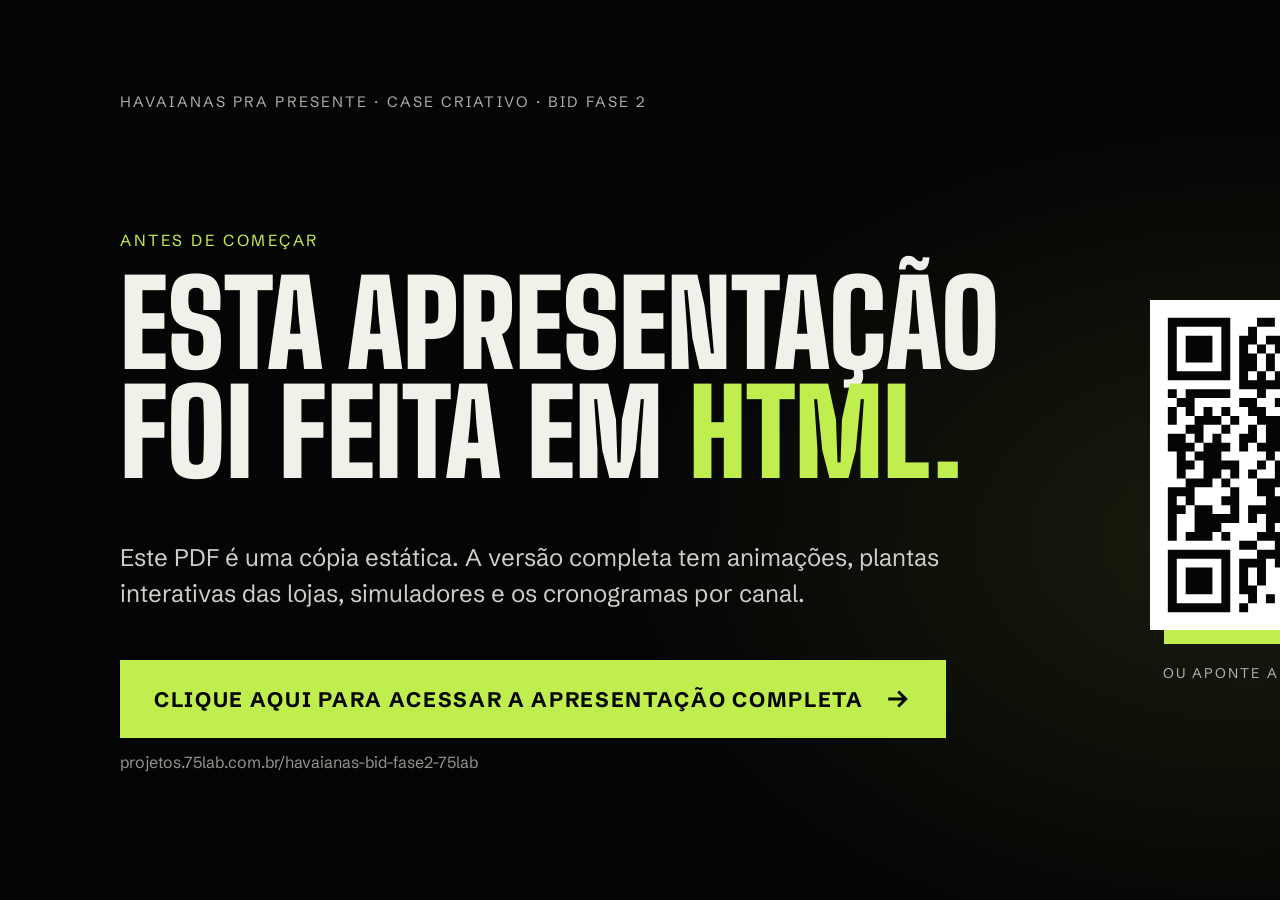
<file: pdf-capa.html>
<!doctype html>
<html lang="pt-BR"><head><meta charset="utf-8"><meta name="viewport" content="width=1600"><meta name="robots" content="noindex">
<title>Capa do PDF</title>
<!-- Primeira página do PDF (fonte/gerar-pdf.mjs): leva quem recebeu o PDF para a versão em HTML. -->
<link href="https://fonts.googleapis.com/css2?family=Big+Shoulders+Display:wght@700;800;900&family=Schibsted+Grotesk:ital,wght@0,400;0,500;0,600;0,700;0,800;1,400&family=Bodoni+Moda:ital,opsz,wght@0,6..96,400;0,6..96,500;1,6..96,400;1,6..96,500&display=swap" rel="stylesheet">
<style>
*{box-sizing:border-box;margin:0;padding:0}
html,body{width:1600px;height:900px;overflow:hidden;background:#050505;color:#F2F1E9;font-family:'Schibsted Grotesk',sans-serif}
body{position:relative;background:radial-gradient(900px 600px at 78% 60%,rgba(192,238,78,.10),transparent 70%),#050505}
.topo{position:absolute;left:120px;right:120px;top:84px;display:flex;justify-content:space-between;align-items:center;font-family:'Schibsted Grotesk',sans-serif;font-size:15px;letter-spacing:.14em;text-transform:uppercase;color:rgba(242,241,233,.7)}
.topo img{height:34px}
.rot{position:absolute;left:120px;top:230px;font-family:'Schibsted Grotesk',sans-serif;font-size:16px;letter-spacing:.16em;text-transform:uppercase;color:#C0EE4E}
h1{position:absolute;left:120px;top:270px;width:900px;font-family:'Big Shoulders Display',sans-serif;font-weight:900;font-size:118px;line-height:.92;text-transform:uppercase}
h1 em{font-style:normal;color:#C0EE4E}
p{position:absolute;left:120px;top:540px;width:820px;font-size:24px;line-height:1.5;color:rgba(242,241,233,.85)}
.botao{position:absolute;left:120px;top:660px;display:flex;align-items:center;gap:18px;background:#C0EE4E;color:#050505;font-family:'Schibsted Grotesk',sans-serif;font-weight:700;font-size:21px;letter-spacing:.08em;text-transform:uppercase;padding:24px 34px}
.botao svg{width:30px;height:30px}
.url{position:absolute;left:120px;top:752px;font-family:'Schibsted Grotesk',sans-serif;font-size:16px;color:rgba(242,241,233,.6)}
.qr{position:absolute;right:120px;top:300px;width:330px;text-align:center}
.qr img{width:330px;height:330px;display:block;box-shadow:14px 14px 0 #C0EE4E}
.qr span{display:block;margin-top:34px;font-family:'Schibsted Grotesk',sans-serif;font-size:14px;letter-spacing:.14em;text-transform:uppercase;color:rgba(242,241,233,.7)}
</style></head><body>
<div class="topo"><span>Havaianas pra presente · Case Criativo · BID Fase 2</span><img src="assets/75lab-lime.png" alt="75 LAB"></div>
<span class="rot">Antes de começar</span>
<h1>Esta apresentação foi feita em <em>HTML.</em></h1>
<p>Este PDF é uma cópia estática. A versão completa tem animações, plantas interativas das lojas, simuladores e os cronogramas por canal.</p>
<div class="botao">Clique aqui para acessar a apresentação completa <svg viewBox="0 0 24 24" fill="none" stroke="currentColor" stroke-width="2.4"><path d="M5 12h14M13 6l6 6-6 6"/></svg></div>
<span class="url">projetos.75lab.com.br/havaianas-bid-fase2-75lab</span>
<div class="qr"><img src="assets/qr/deck.svg" alt=""><span>Ou aponte a câmera do celular</span></div>
</body></html>
</file>
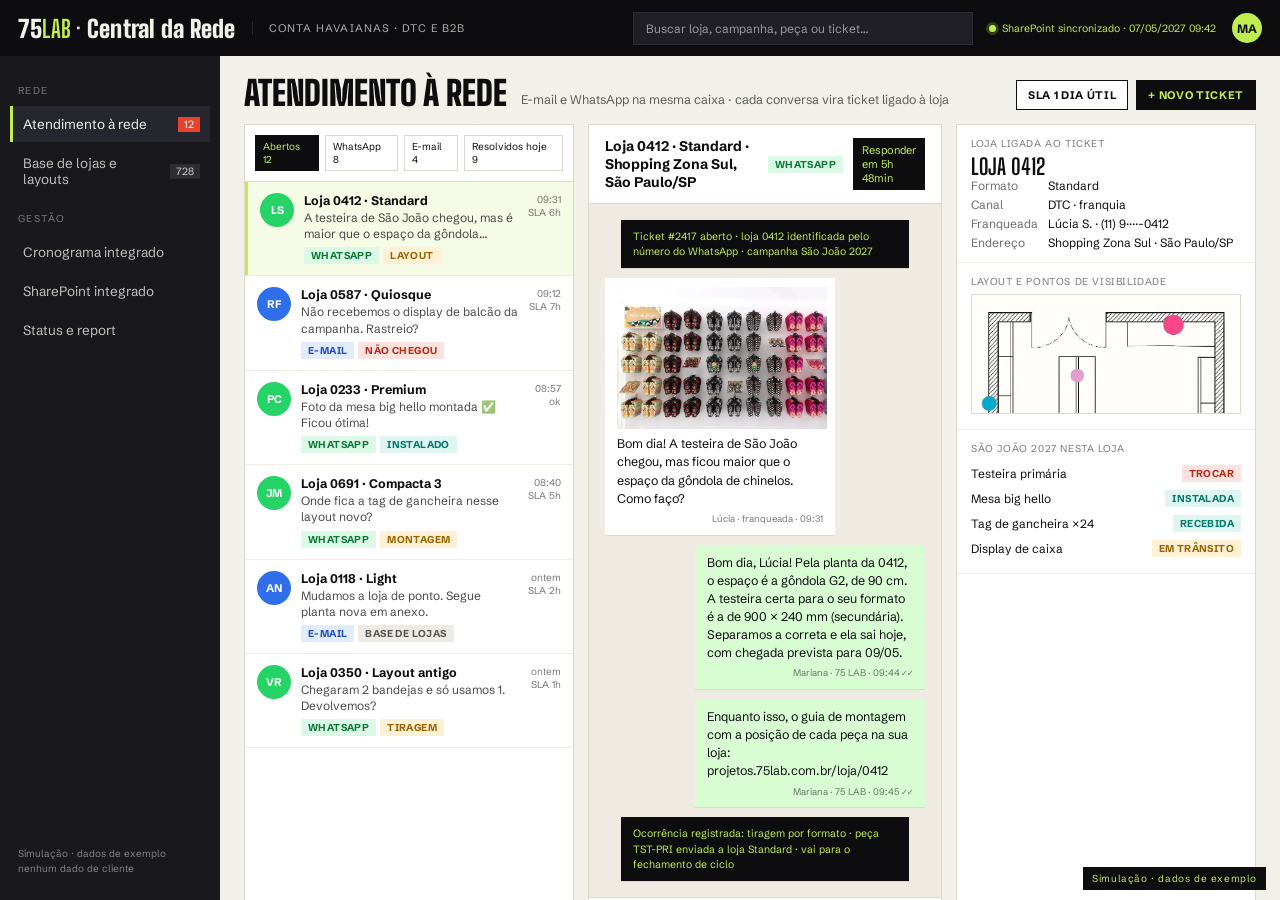
<file: assets/rede/central.html>
<!doctype html>
<html lang="pt-BR">
<head>
<meta charset="utf-8">
<meta name="viewport" content="width=device-width, initial-scale=1">
<meta name="robots" content="noindex">
<title>Central da Rede · simulação · 75 LAB</title>
<link rel="preconnect" href="https://fonts.googleapis.com">
<link rel="preconnect" href="https://fonts.gstatic.com" crossorigin>
<link href="https://fonts.googleapis.com/css2?family=Big+Shoulders+Display:wght@700;800;900&family=Schibsted+Grotesk:ital,wght@0,400;0,500;0,600;0,700;0,800;1,400&family=Bodoni+Moda:ital,opsz,wght@0,6..96,400;0,6..96,500;1,6..96,400;1,6..96,500&display=swap" rel="stylesheet">
<style>
/* Simulação da central de rede e gestão da conta (dados de exemplo, nenhum dado de cliente) */
:root{--ink:#0d0d10;--ink2:#18181d;--paper:#F2F1E9;--paper2:#E7E5DA;--linha:#dcd9cc;--lime:#C0EE4E;--teal:#01A290;--alerta:#E8412C;--amar:#F2B23A;--wa:#25D366;--azul:#2F6FEB;
  --t:'Big Shoulders Display',Impact,sans-serif;--c:'Schibsted Grotesk',system-ui,sans-serif;--m:'Schibsted Grotesk',monospace}
*{box-sizing:border-box;margin:0;padding:0}
html,body{height:100%}
body{font-family:var(--c);background:var(--paper);color:var(--ink);font-size:13px;display:grid;grid-template-columns:220px 1fr;grid-template-rows:56px 1fr;height:100vh;overflow:hidden}
button{font:inherit;color:inherit;background:none;border:0;cursor:pointer}
header{grid-column:1/-1;background:var(--ink);color:var(--paper);display:flex;align-items:center;gap:16px;padding:0 18px}
header .logo{font-family:var(--t);font-weight:900;font-size:24px;letter-spacing:.01em}
header .logo b{color:var(--lime)}
header .cli{font-family:var(--m);font-size:11px;letter-spacing:.1em;text-transform:uppercase;opacity:.7;border-left:1px solid #333;padding-left:16px}
header .busca{margin-left:auto;background:#1f1f25;border:1px solid #2c2c33;padding:8px 12px;width:340px;color:#9a9aa3;font-size:12px}
header .sync{font-family:var(--m);font-size:10.5px;display:flex;align-items:center;gap:6px;color:var(--lime)}
header .sync i{width:7px;height:7px;border-radius:50%;background:var(--lime);box-shadow:0 0 0 3px rgba(192,238,78,.2)}
header .eu{width:30px;height:30px;border-radius:50%;background:var(--lime);color:var(--ink);display:grid;place-items:center;font-weight:700;font-size:12px}
nav{background:var(--ink2);color:var(--paper);padding:16px 10px;display:flex;flex-direction:column;gap:3px}
nav .sec{font-family:var(--m);font-size:10px;letter-spacing:.14em;text-transform:uppercase;opacity:.45;margin:12px 8px 6px}
nav button{display:flex;align-items:center;gap:10px;padding:10px 10px;text-align:left;font-size:13.5px;border-left:3px solid transparent;opacity:.78}
nav button:hover{opacity:1;background:#222229}
nav button.on{opacity:1;background:#26262e;border-left-color:var(--lime)}
nav button .ct{margin-left:auto;font-family:var(--m);font-size:10.5px;background:var(--alerta);color:#fff;padding:1px 6px}
nav button .ct.ok{background:#33333b}
nav .rod{margin-top:auto;font-family:var(--m);font-size:10px;opacity:.5;line-height:1.5;padding:8px}
main{overflow:hidden;padding:20px 24px;display:flex;flex-direction:column;gap:14px}
.tit{display:flex;align-items:flex-end;gap:14px}
.tit h1{font-family:var(--t);font-weight:900;font-size:34px;line-height:1;text-transform:uppercase;white-space:nowrap}
.tit .sub{font-size:12.5px;opacity:.65;padding-bottom:3px}
.tit .acoes{margin-left:auto;display:flex;gap:8px}
.bt{font-family:var(--m);font-size:11px;font-weight:700;letter-spacing:.06em;text-transform:uppercase;border:1.5px solid var(--ink);padding:7px 11px;background:#fff}
.bt.cheio{background:var(--ink);color:var(--lime)}
.card{background:#fff;border:1px solid var(--linha)}
.tag{display:inline-flex;align-items:center;gap:5px;font-family:var(--m);font-size:10px;font-weight:700;letter-spacing:.04em;padding:2px 7px;text-transform:uppercase}
.t-wa{background:#dcf8e6;color:#0b7a37}.t-em{background:#e3ecff;color:#1f4fc0}.t-al{background:#fde3df;color:#b52a17}.t-ok{background:#dff5f1;color:#017a6c}.t-am{background:#fff1d6;color:#9a6200}.t-ci{background:#ecebe4;color:#555}
.view{display:none;flex:1;min-height:0}
.view.on{display:flex;flex-direction:column;gap:14px}
.grid{display:grid;gap:14px;flex:1;min-height:0}
.kpis{display:grid;grid-template-columns:repeat(5,1fr);gap:10px}
.kpi{background:#fff;border:1px solid var(--linha);padding:12px 14px}
.kpi small{display:block;font-family:var(--m);font-size:10px;letter-spacing:.06em;text-transform:uppercase;opacity:.6}
.kpi b{display:block;font-family:var(--t);font-weight:900;font-size:36px;line-height:1;margin-top:4px}
.kpi em{font-style:normal;font-size:11.5px;opacity:.7}
.kpi.al b{color:var(--alerta)}.kpi.ok b{color:var(--teal)}
table{width:100%;border-collapse:collapse;font-size:12.5px}
th{font-family:var(--m);font-size:10px;letter-spacing:.06em;text-transform:uppercase;text-align:left;opacity:.55;font-weight:400;padding:8px 10px;border-bottom:1px solid var(--linha)}
td{padding:9px 10px;border-bottom:1px solid #eeece4}
tr.sel td{background:#f6fbe6}
.bar{height:7px;background:#ecebe4;position:relative;min-width:80px}.bar i{position:absolute;left:0;top:0;bottom:0;background:var(--teal)}

/* atendimento */
#v-atendimento .grid{grid-template-columns:330px 1fr 300px}
.inbox{display:flex;flex-direction:column;overflow:hidden}
.inbox .filtros{display:flex;gap:6px;padding:10px;border-bottom:1px solid var(--linha)}
.inbox .filtros span{font-family:var(--m);font-size:10px;padding:4px 7px;border:1px solid var(--linha)}
.inbox .filtros span.on{background:var(--ink);color:var(--lime);border-color:var(--ink)}
.msg{padding:11px 12px;border-bottom:1px solid #eeece4;display:grid;grid-template-columns:34px 1fr auto;gap:10px;align-items:start}
.msg.sel{background:#f6fbe6;border-left:3px solid var(--lime)}
.msg .av{width:34px;height:34px;border-radius:50%;display:grid;place-items:center;font-weight:700;font-size:11px;color:#fff}
.msg b{display:block;font-size:12.5px}
.msg p{font-size:12px;opacity:.75;line-height:1.35;margin-top:2px}
.msg .h{font-family:var(--m);font-size:10px;opacity:.55;text-align:right}
.msg .tags{display:flex;gap:4px;margin-top:5px;flex-wrap:wrap}
.conversa{display:flex;flex-direction:column}
.conversa .cab{padding:12px 16px;border-bottom:1px solid var(--linha);display:flex;align-items:center;gap:10px}
.conversa .cab b{font-size:14px}
.conversa .cab .sla{margin-left:auto;font-family:var(--m);font-size:11px;background:var(--ink);color:var(--lime);padding:5px 9px}
.fio{flex:1;padding:16px;display:flex;flex-direction:column;gap:10px;background:#efeae2;overflow:hidden}
.bal{max-width:72%;padding:9px 12px;font-size:12.5px;line-height:1.45;box-shadow:0 1px 0 rgba(0,0,0,.08)}
.bal.ele{background:#fff;align-self:flex-start}
.bal.nos{background:#d9fdd3;align-self:flex-end}
.bal small{display:block;font-family:var(--m);font-size:9.5px;opacity:.55;margin-top:4px;text-align:right}
.bal img{width:210px;display:block;margin-bottom:6px}
.bal.sis{align-self:center;background:var(--ink);color:var(--lime);font-family:var(--m);font-size:10.5px;max-width:90%}
.resp{display:flex;gap:8px;padding:10px;border-top:1px solid var(--linha);align-items:center}
.resp span{flex:1;border:1px solid var(--linha);padding:9px 10px;color:#888;font-size:12px}
.resp .bt{white-space:nowrap}
.loja-lado{display:flex;flex-direction:column;overflow:hidden}
.loja-lado .bloco{padding:12px 14px;border-bottom:1px solid #eeece4}
.loja-lado h3{font-family:var(--t);font-size:22px;line-height:1;text-transform:uppercase}
.loja-lado .k{font-family:var(--m);font-size:10px;letter-spacing:.06em;text-transform:uppercase;opacity:.55;margin-bottom:6px}
.loja-lado dl{display:grid;grid-template-columns:auto 1fr;gap:4px 10px;font-size:12px}
.loja-lado dt{opacity:.6}
.loja-lado .planta{width:100%;height:120px;object-fit:cover;object-position:top;border:1px solid var(--linha)}
.pecas-l li{list-style:none;display:flex;justify-content:space-between;align-items:center;font-size:12px;padding:4px 0}

/* base de lojas */
#v-lojas .grid{grid-template-columns:1fr 360px}
.mapa-f{display:flex;gap:6px;padding:10px;border-bottom:1px solid var(--linha);flex-wrap:wrap}
.mapa-f span{font-family:var(--m);font-size:10px;padding:4px 8px;border:1px solid var(--linha)}
.mapa-f span.on{background:var(--ink);color:var(--lime);border-color:var(--ink)}
.ficha-l{display:flex;flex-direction:column;overflow:hidden}
.ficha-l .foto{width:100%;height:150px;object-fit:cover}
.ficha-l .pl{width:100%;height:190px;object-fit:contain;background:#fff;border-top:1px solid var(--linha)}
.ficha-l .bloco{padding:12px 14px;border-bottom:1px solid #eeece4}
.pontos{display:grid;grid-template-columns:1fr 1fr;gap:6px;font-size:11.5px}
.pontos span{display:flex;gap:6px;align-items:center}
.pontos i{width:9px;height:9px;border-radius:50%}

/* cronograma */
.gantt{position:relative;overflow:hidden;flex:1}
.gantt .meses{display:grid;grid-template-columns:200px repeat(12,1fr);border-bottom:1px solid var(--linha)}
.gantt .meses span{font-family:var(--m);font-size:10px;padding:8px 6px;opacity:.6;border-left:1px solid #eeece4}
.gl{display:grid;grid-template-columns:200px 1fr;align-items:center;border-bottom:1px solid #f0eee6;height:46px}
.gl .n{font-size:12px;padding:0 10px;display:flex;gap:6px;align-items:center;white-space:nowrap;overflow:hidden}
.gl .n i{font-style:normal;font-family:var(--m);font-size:9px;padding:1px 4px}
.gl .faixa{position:relative;height:100%}
.gl .seg{position:absolute;top:14px;height:18px}
.s1{background:#cfcbbb}.s2{background:#9bd1c8}.s3{background:#6db3a8}.s4{background:var(--teal)}.s5{background:var(--lime)}
.hoje{position:absolute;top:0;bottom:0;width:2px;background:var(--alerta);z-index:2}
.hoje span{position:absolute;top:8px;left:6px;background:#fff;padding:1px 4px;font-family:var(--m);font-size:9.5px;color:var(--alerta);white-space:nowrap}
.leg-g{display:flex;gap:14px;font-size:11.5px;align-items:center}
.leg-g span{display:flex;gap:6px;align-items:center}.leg-g i{width:16px;height:9px}

/* sharepoint */
#v-sharepoint .grid{grid-template-columns:300px 1fr}
.arvore{padding:10px 8px;font-size:12.5px;overflow:hidden}
.arvore div{padding:5px 6px;display:flex;gap:7px;align-items:center;white-space:nowrap}
.arvore div.on{background:#eef7d6;font-weight:600}
.arvore .p1{padding-left:18px}.arvore .p2{padding-left:32px}.arvore .p3{padding-left:46px}
.ic-pasta{width:14px;height:11px;background:#f2c94c;border-radius:1px;position:relative;flex:none}
.ic-pasta::before{content:'';position:absolute;left:0;top:-3px;width:6px;height:3px;background:#f2c94c;border-radius:1px 1px 0 0}
.arq td:first-child{display:flex;gap:8px;align-items:center}
.ext{font-family:var(--m);font-size:9px;font-weight:700;color:#fff;padding:2px 4px;width:34px;text-align:center}
.e-pdf{background:#d93025}.e-ai{background:#ff7c00}.e-xlsx{background:#1d6f42}.e-dxf{background:#555}.e-jpg{background:#2F6FEB}
.sp-top{display:flex;align-items:center;gap:10px;padding:10px 12px;border-bottom:1px solid var(--linha)}
.sp-top .cam{font-size:12px;opacity:.7}
.sp-top .cam b{opacity:1}

/* status e report */
#v-status .grid{grid-template-columns:1.15fr 1fr}
.camp-l td:nth-child(3){width:170px}
.rep{padding:18px 20px;display:flex;flex-direction:column;gap:10px;overflow:hidden}
.rep .cab-r{display:flex;justify-content:space-between;align-items:baseline;border-bottom:3px solid var(--ink);padding-bottom:8px}
.rep h2{font-family:var(--t);font-weight:900;font-size:26px;text-transform:uppercase}
.rep .cab-r span{font-family:var(--m);font-size:10px;opacity:.6}
.rep h4{font-family:var(--m);font-size:10px;letter-spacing:.08em;text-transform:uppercase;opacity:.6;margin-top:4px}
.rep ul{padding-left:16px;font-size:12.5px;line-height:1.5}
.rep .mini{display:grid;grid-template-columns:repeat(4,1fr);gap:8px}
.rep .mini div{background:var(--paper);padding:8px 10px}
.rep .mini b{display:block;font-family:var(--t);font-size:26px;line-height:1}
.rep .mini small{font-size:10.5px;opacity:.7}
.cad{padding:14px 16px}.cad .k{font-family:var(--m);font-size:10px;letter-spacing:.06em;text-transform:uppercase;opacity:.55;margin-bottom:10px}
.ritmo{display:grid;grid-template-columns:repeat(5,1fr);gap:8px}.ritmo div{border-top:3px solid var(--teal);padding-top:8px}.ritmo b{display:block;font-family:var(--t);font-size:20px;text-transform:uppercase}.ritmo span{font-size:11.5px;opacity:.75;line-height:1.35}
td{padding:12px 10px}
.marca-sim{position:fixed;right:14px;bottom:10px;font-family:var(--m);font-size:10px;background:var(--ink);color:var(--lime);padding:5px 9px;letter-spacing:.06em;z-index:9}
</style>
</head>
<body>
<header>
  <span class="logo">75<b>LAB</b> · Central da Rede</span>
  <span class="cli">Conta Havaianas · DTC e B2B</span>
  <span class="busca">Buscar loja, campanha, peça ou ticket…</span>
  <span class="sync"><i></i>SharePoint sincronizado · 07/05/2027 09:42</span>
  <span class="eu">MA</span>
</header>
<nav id="menu">
  <span class="sec">Rede</span>
  <button data-v="atendimento" class="on">Atendimento à rede <span class="ct">12</span></button>
  <button data-v="lojas">Base de lojas e layouts <span class="ct ok">728</span></button>
  <span class="sec">Gestão</span>
  <button data-v="cronograma">Cronograma integrado</button>
  <button data-v="sharepoint">SharePoint integrado</button>
  <button data-v="status">Status e report</button>
  <div class="rod">Simulação · dados de exemplo<br>nenhum dado de cliente</div>
</nav>
<main>

<!-- ======================= atendimento -->
<section class="view on" id="v-atendimento">
  <div class="tit"><h1>Atendimento à rede</h1><span class="sub">E-mail e WhatsApp na mesma caixa · cada conversa vira ticket ligado à loja</span>
    <div class="acoes"><span class="bt">SLA 1 dia útil</span><span class="bt cheio">+ Novo ticket</span></div></div>
  <div class="grid">
    <div class="card inbox">
      <div class="filtros"><span class="on">Abertos 12</span><span>WhatsApp 8</span><span>E-mail 4</span><span>Resolvidos hoje 9</span></div>
      <div class="msg sel"><span class="av" style="background:#25D366">LS</span><div><b>Loja 0412 · Standard</b><p>A testeira de São João chegou, mas é maior que o espaço da gôndola…</p><div class="tags"><span class="tag t-wa">WhatsApp</span><span class="tag t-am">Layout</span></div></div><span class="h">09:31<br>SLA 6h</span></div>
      <div class="msg"><span class="av" style="background:#2F6FEB">RF</span><div><b>Loja 0587 · Quiosque</b><p>Não recebemos o display de balcão da campanha. Rastreio?</p><div class="tags"><span class="tag t-em">E-mail</span><span class="tag t-al">Não chegou</span></div></div><span class="h">09:12<br>SLA 7h</span></div>
      <div class="msg"><span class="av" style="background:#25D366">PC</span><div><b>Loja 0233 · Premium</b><p>Foto da mesa big hello montada ✅ Ficou ótima!</p><div class="tags"><span class="tag t-wa">WhatsApp</span><span class="tag t-ok">Instalado</span></div></div><span class="h">08:57<br>ok</span></div>
      <div class="msg"><span class="av" style="background:#25D366">JM</span><div><b>Loja 0691 · Compacta 3</b><p>Onde fica a tag de gancheira nesse layout novo?</p><div class="tags"><span class="tag t-wa">WhatsApp</span><span class="tag t-am">Montagem</span></div></div><span class="h">08:40<br>SLA 5h</span></div>
      <div class="msg"><span class="av" style="background:#2F6FEB">AN</span><div><b>Loja 0118 · Light</b><p>Mudamos a loja de ponto. Segue planta nova em anexo.</p><div class="tags"><span class="tag t-em">E-mail</span><span class="tag t-ci">Base de lojas</span></div></div><span class="h">ontem<br>SLA 2h</span></div>
      <div class="msg"><span class="av" style="background:#25D366">VR</span><div><b>Loja 0350 · Layout antigo</b><p>Chegaram 2 bandejas e só usamos 1. Devolvemos?</p><div class="tags"><span class="tag t-wa">WhatsApp</span><span class="tag t-am">Tiragem</span></div></div><span class="h">ontem<br>SLA 1h</span></div>
    </div>
    <div class="card conversa">
      <div class="cab"><b>Loja 0412 · Standard · Shopping Zona Sul, São Paulo/SP</b><span class="tag t-wa">WhatsApp</span><span class="sla">Responder em 5h 48min</span></div>
      <div class="fio">
        <div class="bal sis">Ticket #2417 aberto · loja 0412 identificada pelo número do WhatsApp · campanha São João 2027</div>
        <div class="bal ele"><img src="../img/vis-painel.webp" alt="">Bom dia! A testeira de São João chegou, mas ficou maior que o espaço da gôndola de chinelos. Como faço?<small>Lúcia · franqueada · 09:31</small></div>
        <div class="bal nos">Bom dia, Lúcia! Pela planta da 0412, o espaço é a gôndola G2, de 90 cm. A testeira certa para o seu formato é a de 900 × 240 mm (secundária). Separamos a correta e ela sai hoje, com chegada prevista para 09/05.<small>Mariana · 75 LAB · 09:44 ✓✓</small></div>
        <div class="bal nos">Enquanto isso, o guia de montagem com a posição de cada peça na sua loja: projetos.75lab.com.br/loja/0412<small>Mariana · 75 LAB · 09:45 ✓✓</small></div>
        <div class="bal sis">Ocorrência registrada: tiragem por formato · peça TST-PRI enviada a loja Standard · vai para o fechamento de ciclo</div>
      </div>
      <div class="resp"><span>Responder pelo WhatsApp…</span><span class="bt">Modelos</span><span class="bt cheio">Enviar</span></div>
    </div>
    <div class="card loja-lado">
      <div class="bloco"><div class="k">Loja ligada ao ticket</div><h3>Loja 0412</h3><dl><dt>Formato</dt><dd>Standard</dd><dt>Canal</dt><dd>DTC · franquia</dd><dt>Franqueada</dt><dd>Lúcia S. · (11) 9····-0412</dd><dt>Endereço</dt><dd>Shopping Zona Sul · São Paulo/SP</dd></dl></div>
      <div class="bloco"><div class="k">Layout e pontos de visibilidade</div><img class="planta" src="../img/vis-planta.webp" alt=""></div>
      <div class="bloco"><div class="k">São João 2027 nesta loja</div><ul class="pecas-l">
        <li>Testeira primária <span class="tag t-al">trocar</span></li>
        <li>Mesa big hello <span class="tag t-ok">instalada</span></li>
        <li>Tag de gancheira ×24 <span class="tag t-ok">recebida</span></li>
        <li>Display de caixa <span class="tag t-am">em trânsito</span></li></ul></div>
    </div>
  </div>
</section>

<!-- ======================= base de lojas -->
<section class="view" id="v-lojas">
  <div class="tit"><h1>Base de lojas e layouts</h1><span class="sub">728 lojas com formato, planta, fotos e pontos de visibilidade · a mesma base do SharePoint</span>
    <div class="acoes"><span class="bt">Exportar Excel</span><span class="bt cheio">Atualizar planta</span></div></div>
  <div class="kpis"><div class="kpi"><small>Lojas na base</small><b>728</b><em>658 em jan · 728 em dez</em></div><div class="kpi"><small>Com planta atualizada</small><b>694</b><em>95%</em></div><div class="kpi"><small>Com foto da fachada</small><b>711</b><em>98%</em></div><div class="kpi ok"><small>Modeladas em 3D</small><b>212</b><em>todas as Premium e Standard</em></div><div class="kpi al"><small>Mudaram de layout</small><b>6</b><em>no último mês</em></div></div>
  <div class="grid">
    <div class="card" style="overflow:hidden">
      <div class="mapa-f"><span class="on">Todos os formatos</span><span>Premium 126</span><span>Standard 233</span><span>Light 117</span><span>Compacta 3 102</span><span>Layout antigo 87</span><span>Quiosque 63</span></div>
      <table><thead><tr><th>Loja</th><th>Formato</th><th>Cidade</th><th>Planta</th><th>Pontos</th><th>Última atualização</th></tr></thead><tbody id="tbLojas"></tbody></table>
    </div>
    <div class="card ficha-l">
      <img class="foto" src="../img/fmt-standard.webp" alt="">
      <div class="bloco"><div class="k" style="font-family:var(--m);font-size:10px;opacity:.55;text-transform:uppercase">Loja 0412 · Standard</div><b style="font-family:var(--t);font-size:22px;text-transform:uppercase">Shopping Zona Sul</b><div style="font-size:12px;opacity:.7">68 m² · 2 gôndolas · vitrine de 3,2 m · franquia</div></div>
      <img class="pl" src="../img/vis-planta.webp" alt="">
      <div class="bloco"><div class="pontos"><span><i style="background:#E8412C"></i>Big hello</span><span><i style="background:#F28AC8"></i>Mesa secundária</span><span><i style="background:#01A290"></i>Vitrine</span><span><i style="background:#2F6FEB"></i>Gôndola G2 · 90 cm</span></div></div>
    </div>
  </div>
</section>

<!-- ======================= cronograma -->
<section class="view" id="v-cronograma">
  <div class="tit"><h1>Cronograma integrado</h1><span class="sub">DTC e B2B no mesmo calendário · cada campanha com as cinco etapas e a data de loja</span>
    <div class="acoes"><span class="bt">Só DTC</span><span class="bt">Só B2B</span><span class="bt cheio">Exportar</span></div></div>
  <div class="leg-g"><span><i class="s1"></i>Pauta</span><span><i class="s2"></i>Direção</span><span><i class="s3"></i>Engenharia</span><span><i class="s4"></i>Produção</span><span><i class="s5"></i>Loja</span></div>
  <div class="card gantt" id="gantt"></div>
</section>

<!-- ======================= sharepoint -->
<section class="view" id="v-sharepoint">
  <div class="tit"><h1>SharePoint integrado</h1><span class="sub">O acervo fica no SharePoint de vocês · a central organiza e sincroniza por campanha, formato e loja</span>
    <div class="acoes"><span class="bt">Abrir no SharePoint</span><span class="bt cheio">Compartilhar pasta</span></div></div>
  <div class="grid">
    <div class="card arvore">
      <div><span class="ic-pasta"></span>Havaianas · Trade 2027</div>
      <div class="p1"><span class="ic-pasta"></span>00 Base de lojas e layouts</div>
      <div class="p1"><span class="ic-pasta"></span>01 Cronograma integrado</div>
      <div class="p1"><span class="ic-pasta"></span>DTC</div>
      <div class="p2"><span class="ic-pasta"></span>04 Dia das Mães + Aura</div>
      <div class="p2"><span class="ic-pasta"></span>05 São João 2027</div>
      <div class="p3"><span class="ic-pasta"></span>01 Briefing e pauta</div>
      <div class="p3"><span class="ic-pasta"></span>02 KV e direção</div>
      <div class="p3 on"><span class="ic-pasta"></span>03 Arte-final e executivo</div>
      <div class="p3"><span class="ic-pasta"></span>04 Produção e QA</div>
      <div class="p3"><span class="ic-pasta"></span>05 Execução e fotos</div>
      <div class="p1"><span class="ic-pasta"></span>B2B</div>
      <div class="p1"><span class="ic-pasta"></span>Reports</div>
    </div>
    <div class="card" style="overflow:hidden">
      <div class="sp-top"><span class="cam">Trade 2027 › DTC › 05 São João 2027 › <b>03 Arte-final e executivo</b></span><span class="tag t-ok" style="margin-left:auto">Sincronizado</span></div>
      <table class="arq"><thead><tr><th>Arquivo</th><th>Formato de loja</th><th>Versão</th><th>Aprovado por</th><th>Modificado</th></tr></thead><tbody>
        <tr><td><span class="ext e-pdf">PDF</span>SJ27_Testeira-primaria_960x250_AF.pdf</td><td>Premium · Standard</td><td>v3 · final</td><td>Trade DTC · 18/02</td><td>18/02/2027</td></tr>
        <tr><td><span class="ext e-pdf">PDF</span>SJ27_Testeira-secundaria_900x240_AF.pdf</td><td>Light · Compacta 3</td><td>v2 · final</td><td>Trade DTC · 18/02</td><td>18/02/2027</td></tr>
        <tr><td><span class="ext e-dxf">DXF</span>SJ27_Mesa-big-hello_executivo_R01.dxf</td><td>Premium</td><td>R01</td><td>Engenharia 75 LAB</td><td>24/02/2027</td></tr>
        <tr><td><span class="ext e-pdf">PDF</span>SJ27_Mesa-big-hello_executivo_R01.pdf</td><td>Premium</td><td>R01</td><td>Trade DTC · 26/02</td><td>26/02/2027</td></tr>
        <tr><td><span class="ext e-ai">AI</span>SJ27_Display-quiosque_AF.ai</td><td>Quiosque</td><td>v4 · final</td><td>Trade DTC · 27/02</td><td>27/02/2027</td></tr>
        <tr><td><span class="ext e-pdf">PDF</span>SJ27_Tag-gancheira_60x120_AF.pdf</td><td>Todos</td><td>v2 · final</td><td>Trade DTC · 20/02</td><td>20/02/2027</td></tr>
        <tr><td><span class="ext e-xlsx">XLSX</span>SJ27_Tiragem-por-loja.xlsx</td><td>728 lojas</td><td>v5</td><td>Trade DTC · 03/03</td><td>03/03/2027</td></tr>
        <tr><td><span class="ext e-jpg">JPG</span>SJ27_Mockups-por-formato (36)</td><td>Todos</td><td>final</td><td>Trade DTC · 26/02</td><td>26/02/2027</td></tr>
        <tr><td><span class="ext e-pdf">PDF</span>SJ27_Guia-de-montagem_por-formato.pdf</td><td>Todos</td><td>v1</td><td>Produção 75 LAB</td><td>02/03/2027</td></tr>
      </tbody></table>
    </div>
  </div>
</section>

<!-- ======================= status e report -->
<section class="view" id="v-status">
  <div class="tit"><h1>Status e report</h1><span class="sub">O que está em cada etapa agora, e o relatório que chega a vocês sem ninguém pedir</span>
    <div class="acoes"><span class="bt">Status quinzenal</span><span class="bt cheio">Gerar report</span></div></div>
  <div class="kpis"><div class="kpi"><small>Campanhas em produção</small><b>6</b><em>4 B2B · 2 DTC</em></div><div class="kpi ok"><small>Peças aprovadas no mês</small><b>148</b><em>92% na 1ª ou 2ª rodada</em></div><div class="kpi ok"><small>Lojas com São João instalado</small><b>81%</b><em>589 de 728</em></div><div class="kpi al"><small>Tickets abertos</small><b>12</b><em>0 fora do SLA</em></div><div class="kpi"><small>Artes rápidas na semana</small><b>8</b><em>todas em até 2 dias úteis</em></div></div>
  <div class="grid">
    <div style="display:flex;flex-direction:column;gap:14px;min-height:0"><div class="card" style="overflow:hidden"><table class="camp-l"><thead><tr><th>Campanha</th><th>Canal</th><th>Etapa</th><th>Próximo marco</th><th>Situação</th></tr></thead><tbody id="tbCamp"></tbody></table></div>
    <div class="card cad"><div class="k">Cadência de gestão da conta</div>
      <div class="ritmo"><div><b>Toda hora</b><span>painel ao vivo e atendimento à rede</span></div><div><b>Semanal</b><span>pauta com o trade e report por e-mail</span></div><div><b>Quinzenal</b><span>status de cada campanha, etapa a etapa</span></div><div><b>Mensal</b><span>fechamento de ciclo e indicadores</span></div><div><b>Trimestral</b><span>estratégia e calendário do próximo trimestre</span></div></div></div></div>
    <div class="card rep">
      <div class="cab-r"><h2>Report semanal · semana 19</h2><span>enviado sex 07/05/2027 · 18h</span></div>
      <div class="mini"><div><b>94%</b><small>lojas receberam SJ</small></div><div><b>81%</b><small>instalaram</small></div><div><b>3,2 d</b><small>chegada à instalação</small></div><div><b>27</b><small>tickets na semana</small></div></div>
      <h4>O que aconteceu</h4><ul><li>São João: 589 lojas instaladas com foto; 41 sem leitura viraram ocorrência.</li><li>Dia dos Namorados entrou em produção com 3 orçamentos e protótipo aprovado.</li><li>6 lojas mudaram de layout: plantas atualizadas na base e no SharePoint.</li></ul>
      <h4>O que precisa de vocês</h4><ul><li>Aprovar 4 peças do Masculino + Dia dos Pais (esperando há 2 dias úteis).</li><li>Confirmar a tiragem do B2B especializado até 12/05.</li></ul>
    </div>
  </div>
</section>

</main>
<span class="marca-sim">Simulação · dados de exemplo</span>
<script>
(function(){
  const $=s=>document.querySelector(s),$$=s=>[...document.querySelectorAll(s)];
  function vista(v){$$('#menu button').forEach(b=>b.classList.toggle('on',b.dataset.v===v));$$('.view').forEach(s=>s.classList.toggle('on',s.id==='v-'+v));history.replaceState(null,'','?v='+v);}
  $$('#menu button').forEach(b=>b.addEventListener('click',()=>vista(b.dataset.v)));
  const q=new URLSearchParams(location.search).get('v');if(q)vista(q);
  // base de lojas
  const F=['Premium','Standard','Light','Compacta 3','Layout antigo','Quiosque'],C=['São Paulo/SP','Rio de Janeiro/RJ','Belo Horizonte/MG','Curitiba/PR','Recife/PE','Salvador/BA','Porto Alegre/RS','Fortaleza/CE','Goiânia/GO','Campinas/SP'];
  let s=7;const r=()=>(s=(s*16807)%2147483647)/2147483647;
  const lojas=[412,118,233,350,587,691,744,102,256,309,478,520,615].map((n,i)=>({n:String(n).padStart(4,'0'),f:F[Math.floor(r()*6)],c:C[Math.floor(r()*10)],p:r()>.1,pt:2+Math.floor(r()*4),d:String(1+Math.floor(r()*28)).padStart(2,'0')+'/0'+(1+Math.floor(r()*4))+'/2027'}));
  lojas[0].f='Standard';lojas[0].c='São Paulo/SP';
  $('#tbLojas').innerHTML=lojas.map((l,i)=>`<tr class="${i?'':'sel'}"><td><b>Loja ${l.n}</b></td><td>${l.f}</td><td>${l.c}</td><td>${l.p?'<span class="tag t-ok">atualizada</span>':'<span class="tag t-am">pedir nova</span>'}</td><td>${l.pt} pontos</td><td>${l.d}</td></tr>`).join('');
  // cronograma integrado: 100 dias úteis até a loja, em cinco etapas (10/20/20/35/15)
  const camp=[['Masterbrand Verão 26.27','B2B','2027-01-04'],['Carnaval','B2B','2027-02-01'],['Point on Top','B2B','2027-03-09'],['Dia das Mães + Aura','DTC','2027-04-06'],['Dia dos Namorados','DTC','2027-05-11'],['São João 2027','DTC','2027-05-17'],['Slides · Copa Feminina','B2B','2027-05-13'],['Masculino + Dia dos Pais','B2B','2027-07-12'],['Nova Coleção','DTC','2027-08-24'],['Tradi 65 anos','B2B','2027-09-09'],['Dia das Crianças','B2B','2027-09-13'],['Masterbrand Verão 27.28','B2B','2027-10-19'],['Black Friday','DTC','2027-11-16']];
  const D=x=>new Date(x+'T12:00:00'),T0=D('2027-01-01'),T1=D('2027-12-31'),pc=d=>Math.max(0,(d-T0)/(T1-T0)*100);
  const du=(d,n)=>{d=new Date(d);while(n>0){d.setDate(d.getDate()-1);const w=d.getDay();if(w&&w<6)n--;}return d;};
  const g=$('#gantt');let h='<div class="meses"><span></span>'+['JAN','FEV','MAR','ABR','MAI','JUN','JUL','AGO','SET','OUT','NOV','DEZ'].map(m=>'<span>'+m+'</span>').join('')+'</div>';
  camp.forEach(([n,c,f])=>{const fim=D(f);const marcos=[100,90,70,50,15,0].map(k=>du(fim,k));
    let segs='';for(let k=0;k<5;k++){const a=pc(marcos[k]),b=pc(marcos[k+1]);if(b>0)segs+=`<i class="seg s${k+1}" style="left:${a}%;width:${b-a}%"></i>`;}
    h+=`<div class="gl"><span class="n"><i class="tag ${c==='DTC'?'t-em':'t-ok'}">${c}</i>${n}</span><span class="faixa">${segs}</span></div>`;});
  g.innerHTML=h+'<i class="hoje" id="hoje"><span>hoje · 07/05</span></i>';
  requestAnimationFrame(()=>{const f=g.querySelector('.faixa');const x=f.offsetLeft+f.offsetWidth*pc(D('2027-05-07'))/100;$('#hoje').style.left=x+'px';});
  // status
  const st=[['São João 2027','DTC','Loja','17/05 · na loja','<span class="tag t-ok">no prazo</span>',90],['Dia dos Namorados','DTC','Produção','26/05 · loja','<span class="tag t-ok">no prazo</span>',72],['Slides · Copa Feminina','B2B','Produção','13/05 · loja','<span class="tag t-am">atenção</span>',85],['Masculino + Dia dos Pais','B2B','Engenharia','14/05 · arte-final','<span class="tag t-am">esperando vocês</span>',45],['Nova Coleção','DTC','Direção','21/05 · KV','<span class="tag t-ok">no prazo</span>',28],['Tradi 65 anos','B2B','Pauta','12/05 · pauta','<span class="tag t-ok">no prazo</span>',12]];
  $('#tbCamp').innerHTML=st.map(x=>`<tr><td><b>${x[0]}</b></td><td>${x[1]}</td><td>${x[2]}<div class="bar"><i style="width:${x[5]}%"></i></div></td><td>${x[3]}</td><td>${x[4]}</td></tr>`).join('');
})();
</script>
</body>
</html>
</file>
<file: assets/deck.css>
/* Deck Alpargatas × 75 LAB · identidade do 75lab.com.br
   palco fixo 1600x900 escalado; cantos retos; Big Shoulders + Schibsted Grotesk */
:root{
  --ink:#050505;--ink-2:#101013;--ink-3:#17171c;--ink-4:#22222a;
  --paper:#F2F1E9;--paper-2:#E7E5DA;--paper-3:#DAD7C8;
  --lime:#C0EE4E;--lime-2:#AFD637;--teal:#01A290;--teal-2:#06C6AE;--alerta:#E8412C;
  --titulo:'Big Shoulders Display',Impact,sans-serif;--corpo:'Schibsted Grotesk',system-ui,sans-serif;--mono:'Schibsted Grotesk',system-ui,sans-serif;
  --linha-c:rgba(5,5,5,.16);--linha-e:rgba(242,241,233,.16);
  --mx:50%;--my:50%;
  --miolo:.88;--borda:calc(800px - 728px * var(--miolo));
}
*{box-sizing:border-box;margin:0;padding:0}
html,body{height:100%;background:var(--ink);overflow:hidden;color:var(--paper);font-family:var(--corpo);-webkit-font-smoothing:antialiased}
body.tem-mouse,body.tem-mouse *{cursor:none!important}
button{font:inherit;color:inherit;background:none;border:0}
a{color:inherit}
#wrap{position:fixed;inset:0;overflow:hidden;background:var(--ink)}
#stage{position:absolute;left:50%;top:50%;width:1600px;height:900px;margin:-450px 0 0 -800px;transform-origin:center;overflow:hidden;background:var(--ink-2)}

/* ---------- telas ---------- */
.tela{position:absolute;inset:0;overflow:hidden;visibility:hidden;opacity:0}
.tela.ativa{visibility:visible;opacity:1}
/* miolo: o conteúdo encolhe por igual a partir do centro e sobra respiro nas bordas */
.miolo{position:absolute;inset:0;transform:scale(var(--miolo));transform-origin:50% 50%}
.tela[data-tema=claro]{background:var(--paper);color:var(--ink)}
.tela[data-tema=claro2]{background:var(--paper-2);color:var(--ink)}
.tela[data-tema=escuro]{background:var(--ink-2);color:var(--paper)}
.tela[data-tema=lime]{background:var(--lime);color:var(--ink)}
.tela[data-tema=escuro]::before{content:'';position:absolute;inset:0;pointer-events:none;background:radial-gradient(520px circle at var(--mx) var(--my),rgba(192,238,78,.075),rgba(1,162,144,.035) 40%,transparent 70%)}
.grao{position:absolute;inset:0;pointer-events:none;opacity:.07;mix-blend-mode:overlay;z-index:30;background-image:url("data:image/svg+xml;utf8,<svg xmlns='http://www.w3.org/2000/svg' width='160' height='160'><filter id='n'><feTurbulence type='fractalNoise' baseFrequency='.9' numOctaves='2'/></filter><rect width='100%' height='100%' filter='url(%23n)'/></svg>")}

/* ---------- tipografia ---------- */
h1,h2,h3,.num{font-family:var(--titulo);font-weight:900;text-transform:uppercase;letter-spacing:-.02em;line-height:1.04}
h2{font-size:64px}
.eyebrow{font-family:var(--mono);font-weight:700;font-size:12px;letter-spacing:.16em;text-transform:uppercase}
.eyebrow b{color:var(--teal)}
[data-tema=escuro] .eyebrow b{color:var(--lime)}
.apagada{opacity:.38}
.t-lime{color:var(--lime)}.t-teal{color:var(--teal)}
[data-tema=claro] .t-lime,[data-tema=claro2] .t-lime{color:var(--teal)}
.onda{position:relative;white-space:nowrap}
.onda::after{content:'';position:absolute;left:0;right:0;bottom:-.08em;height:.16em;background:url("data:image/svg+xml;utf8,<svg xmlns='http://www.w3.org/2000/svg' width='40' height='12' viewBox='0 0 40 12'><path d='M0 6 Q10 0 20 6 T40 6' fill='none' stroke='%2301A290' stroke-width='3'/></svg>") repeat-x left center/40px 100%;transform:scaleX(0);transform-origin:left;transition:transform .9s cubic-bezier(.2,.7,.2,1) .5s}
.tela.ativa .onda::after{transform:scaleX(1)}
.lead{font-size:18px;line-height:1.5;max-width:640px}
.mono{font-family:var(--mono)}
.peq{font-size:14px;line-height:1.45}
.fonte{position:absolute;left:72px;right:72px;bottom:40px;font-size:9.5px;font-family:var(--mono);opacity:.5;line-height:1.45;letter-spacing:.02em}
.selo{display:inline-flex;align-items:center;gap:8px;font-family:var(--mono);font-size:11px;font-weight:700;letter-spacing:.12em;text-transform:uppercase;padding:6px 10px;background:var(--ink);color:var(--lime)}
[data-tema=escuro] .selo{background:var(--lime);color:var(--ink)}
.selo.pendente{background:transparent;color:inherit;border:2px dashed currentColor}

/* frase de fecho de cada tela */
.fecho{position:absolute;left:72px;right:72px;bottom:86px;display:flex;gap:18px;align-items:flex-start;font-family:var(--mono);font-size:13px;line-height:1.55;letter-spacing:.02em;text-transform:uppercase;padding-top:16px;border-top:2px solid var(--linha-c)}
[data-tema=escuro] .fecho{border-color:var(--linha-e)}
.fecho::before{content:'';flex:none;width:14px;height:14px;margin-top:3px;background:var(--teal)}
[data-tema=escuro] .fecho::before{background:var(--lime)}
[data-tema=lime] .fecho::before{background:var(--ink)}

/* ---------- botões ---------- */
.botao{display:inline-flex;align-items:center;gap:12px;font-family:var(--mono);font-weight:700;font-size:12px;letter-spacing:.12em;text-transform:uppercase;padding:14px 20px;border:2px solid currentColor;background:transparent;color:inherit;text-decoration:none;transition:transform .2s,background .2s,color .2s,box-shadow .2s;white-space:nowrap}
.botao:hover{background:var(--lime);color:var(--ink);border-color:var(--ink);transform:translate(-2px,-2px);box-shadow:3px 3px 0 var(--ink)}
.botao.cheio{background:var(--lime);color:var(--ink);border-color:var(--lime)}
[data-tema=claro] .botao.cheio,[data-tema=claro2] .botao.cheio,[data-tema=lime] .botao.cheio{background:var(--ink);color:var(--lime);border-color:var(--ink)}
.botao.cheio:hover{background:var(--paper);color:var(--ink);border-color:var(--ink)}
.botao.mini{padding:9px 13px;font-size:11px}
.seta::after{content:'→';font-family:var(--corpo);font-size:16px;transition:transform .2s}
.botao:hover .seta::after,.seta:hover::after{transform:translateX(3px)}

/* ícones */
.ic{width:40px;height:40px;fill:none;stroke:currentColor;stroke-width:3;stroke-linecap:square;stroke-linejoin:miter;flex:none}
.ic.p{width:24px;height:24px;stroke-width:3.5}
.ic.g{width:56px;height:56px}
.tela.ativa .ic.vivo{animation:icone 3.2s ease-in-out infinite}
@keyframes icone{0%,100%{transform:translateY(0)}50%{transform:translateY(-4px)}}

/* entrada dos elementos */
.anima{opacity:0;transform:translateY(26px);transition:opacity .7s ease,transform .7s cubic-bezier(.2,.7,.2,1)}
.anima.esq{transform:translateX(-30px)}.anima.dir{transform:translateX(30px)}.anima.zoom{transform:scale(.94)}
.tela.ativa .anima{opacity:1;transform:none}
.tela.ativa .d1{transition-delay:.15s}.tela.ativa .d2{transition-delay:.28s}.tela.ativa .d3{transition-delay:.41s}
.tela.ativa .d4{transition-delay:.54s}.tela.ativa .d5{transition-delay:.67s}.tela.ativa .d6{transition-delay:.8s}.tela.ativa .d7{transition-delay:.93s}

/* barras animadas */
.barra{height:10px;background:rgba(5,5,5,.1);position:relative;overflow:hidden}
[data-tema=escuro] .barra{background:rgba(242,241,233,.1)}
.barra i{position:absolute;left:0;top:0;bottom:0;width:0;background:var(--teal);transition:width 1.2s cubic-bezier(.2,.7,.2,1) .4s}
[data-tema=escuro] .barra i{background:var(--lime)}
.tela.ativa .barra i{width:var(--w)}

/* formas soltas do site */
.forma{position:absolute;pointer-events:none}
.forma.circ{width:150px;height:150px;border-radius:50%;border:2px dashed var(--teal);animation:gira 28s linear infinite;opacity:.55}
.forma.quad{width:22px;height:22px;background:var(--lime)}
.forma.anel{width:46px;height:46px;border-radius:50%;border:3px solid var(--teal-2);animation:pulsa 2.6s ease-in-out infinite}
@keyframes gira{to{transform:rotate(360deg)}}
@keyframes pulsa{50%{transform:scale(1.25);opacity:.4}}

/* ---------- moldura global (topo, rodapé, transição) ---------- */
#topo{position:absolute;top:30px;left:var(--borda);right:var(--borda);height:44px;display:flex;align-items:center;justify-content:space-between;z-index:40;pointer-events:none;transition:color .3s}
#topo .marcas{display:flex;align-items:center;gap:16px;pointer-events:auto}
#topo .marcas img{display:block}
#topo .alp{height:34px}
#topo .lab{height:20px}
#topo .x{font-family:var(--mono);font-size:12px;opacity:.55}
#topo .dir{display:flex;align-items:center;gap:22px}
#topo .cap{font-family:var(--mono);font-size:11px;letter-spacing:.16em;text-transform:uppercase;opacity:.7;transition:opacity .3s}
#btnSumario{pointer-events:auto;display:flex;align-items:center;gap:10px;font-family:var(--mono);font-weight:700;font-size:11px;letter-spacing:.14em;text-transform:uppercase;padding:9px 12px;border:2px solid currentColor;transition:background .2s,color .2s}
#btnSumario:hover{background:var(--lime);color:var(--ink);border-color:var(--ink)}
#btnSumario span{display:grid;gap:3px}#btnSumario span i{display:block;width:14px;height:2px;background:currentColor}
#stage.t-escuro #topo,#stage.t-escuro #rodape{color:var(--paper)}
#stage.t-claro #topo,#stage.t-claro #rodape,#stage.t-lime #topo,#stage.t-lime #rodape{color:var(--ink)}
#stage.t-foto #topo{color:var(--paper)}
#topo .marcas img.m-claro{display:none}
#stage.t-claro #topo .marcas img.m-escuro,#stage.t-lime #topo .marcas img.m-escuro{display:none}
#stage.t-claro #topo .marcas img.m-claro,#stage.t-lime #topo .marcas img.m-claro{display:block}
#stage.capa #topo .cap{opacity:0}

#rodape{position:absolute;left:var(--borda);right:var(--borda);bottom:22px;height:30px;display:flex;align-items:center;justify-content:space-between;z-index:40;font-family:var(--mono);font-size:11px;letter-spacing:.14em;text-transform:uppercase}
#rodape .assin{opacity:.55}
#rodape .nav{display:flex;align-items:center;gap:12px}
#rodape .nav button{width:34px;height:30px;border:2px solid currentColor;display:grid;place-items:center;font-family:var(--corpo);font-size:15px;transition:background .2s,color .2s}
#rodape .nav button:hover{background:var(--lime);color:var(--ink);border-color:var(--ink)}
#rodape .nav button:disabled{opacity:.25}
#cont{min-width:70px;text-align:center}
#prog{position:absolute;left:0;right:0;bottom:0;height:5px;background:rgba(127,127,127,.18);z-index:41}
#prog i{display:block;height:100%;width:0;background:var(--lime);transition:width .6s cubic-bezier(.2,.7,.2,1)}
#stage.t-lime #prog i{background:var(--ink)}

#wipe{position:absolute;inset:0;z-index:60;background:var(--lime);display:grid;place-items:center;pointer-events:none;clip-path:inset(0 0 0 100%)}
#wipe img{height:30px;opacity:.9}
#wipe.ink{background:var(--ink)}

/* sumário */
#sumario{position:absolute;inset:0;z-index:70;background:var(--ink);color:var(--paper);display:none;padding:110px var(--borda) 70px}
#sumario.aberto{display:block;animation:entra .35s ease}
@keyframes entra{from{opacity:0;transform:translateY(-14px)}}
#sumario h2{font-size:56px;margin-bottom:26px}
#sumario h2 span{color:var(--lime)}
#sumario .fechar{position:absolute;top:34px;right:var(--borda)}
#sumario ol{list-style:none;display:grid;grid-template-columns:repeat(4,1fr);gap:0 30px;counter-reset:s}
#sumario li{border-top:2px solid var(--linha-e)}
#sumario li button{width:100%;display:flex;gap:14px;align-items:baseline;padding:11px 4px;text-align:left;font-family:var(--corpo);font-size:16px;line-height:1.25;transition:background .2s,color .2s,padding .2s}
#sumario li button b{font-family:var(--mono);font-size:11px;color:var(--lime);flex:none;width:26px}
#sumario li button:hover,#sumario li button.atual{background:var(--lime);color:var(--ink);padding-left:12px}
#sumario li button:hover b,#sumario li button.atual b{color:var(--ink)}
#sumario .cap-s{grid-column:1/-1;font-family:var(--mono);font-size:11px;letter-spacing:.16em;color:var(--teal-2);text-transform:uppercase;margin:14px 0 6px;border:0}

/* lightbox */
#caixa{position:fixed;inset:0;background:rgba(5,5,5,.94);display:none;z-index:90;flex-direction:column;align-items:center;justify-content:center;gap:16px;padding:40px}
#caixa.aberta{display:flex;animation:entra .25s ease}
#caixa img{max-width:88vw;max-height:78vh;object-fit:contain}
#caixa p{font-family:var(--mono);font-size:12px;color:var(--paper);opacity:.75;letter-spacing:.08em;text-transform:uppercase}
#caixa .fechar{position:absolute;top:22px;right:28px;font-family:var(--mono);font-size:12px;letter-spacing:.12em;color:var(--paper);border:2px solid var(--paper);padding:10px 14px;text-transform:uppercase}
#caixa .fechar:hover{background:var(--lime);color:var(--ink);border-color:var(--lime)}
.amplia{cursor:zoom-in}

/* cursor em dois tons + anel que segue */
#cursor,#anel{position:fixed;left:0;top:0;pointer-events:none;z-index:100;display:none}
body.tem-mouse #cursor,body.tem-mouse #anel{display:block}
#cursor{width:10px;height:10px;margin:-5px 0 0 -5px;border-radius:50%;background:var(--ink);box-shadow:0 0 0 2px var(--paper),0 0 0 4px rgba(5,5,5,.3)}
#anel{width:38px;height:38px;margin:-19px 0 0 -19px;border-radius:50%;border:2px solid var(--ink);box-shadow:0 0 0 2px var(--paper);display:none;transition:width .2s,height .2s,margin .2s,background .2s,border-color .2s}
#anel span{position:absolute;inset:0;display:grid;place-items:center;font-family:var(--mono);font-size:10px;font-weight:700;letter-spacing:.08em;color:var(--ink);opacity:0;transition:opacity .2s;text-transform:uppercase}
#anel.sobre{width:66px;height:66px;margin:-33px 0 0 -33px;background:var(--lime);border-color:var(--ink)}
#anel.sobre span{opacity:1}
body.tem-mouse.clicou #anel{transform:scale(.8)}

/* celular em pé */
#gire{position:fixed;inset:0;z-index:120;background:var(--ink);color:var(--paper);display:none;flex-direction:column;align-items:center;justify-content:center;gap:22px;padding:32px;text-align:center}
#gire img{height:22px}
#gire h3{font-size:40px}
#gire p{font-size:16px;line-height:1.5;opacity:.8;max-width:320px}
#gire .tel{width:54px;height:90px;border:3px solid var(--lime);animation:tomba 2.4s ease-in-out infinite}
@keyframes tomba{0%,30%{transform:rotate(0)}60%,100%{transform:rotate(-90deg)}}
@media (max-width:760px) and (orientation:portrait){body:not(.forcar) #gire{display:flex}}

@media (prefers-reduced-motion:reduce){*{transition:none!important;animation:none!important}}

/* =====================================================================
   TELAS
   ===================================================================== */

/* 01 capa */
.s-capa{background:#000}
.s-capa .foto{position:absolute;top:0;bottom:0;left:30%;right:0;background:url(img/capa.webp) 60% 30%/cover;transform:scale(1.08);transition:transform 9s ease}
.s-capa.ativa .foto{transform:scale(1)}
.s-capa .veu{position:absolute;inset:0;background:linear-gradient(90deg,#050505 0%,#050505 30%,rgba(5,5,5,.6) 44%,rgba(5,5,5,.05) 70%),linear-gradient(0deg,rgba(5,5,5,.8),transparent 30%)}
.s-capa .texto{position:absolute;left:72px;top:170px;width:820px}
.s-capa h1{font-size:104px;line-height:1.02;margin:24px 0 24px}
.s-capa h1 span{color:var(--lime)}
.s-capa .lead{font-size:19px;opacity:.88;margin-bottom:36px;font-family:var(--mono);text-transform:uppercase;letter-spacing:.08em;font-size:14px}
.s-capa .acoes{display:flex;gap:14px}
.s-capa .marquee{position:absolute;left:0;right:0;bottom:84px;height:52px;background:var(--lime);color:var(--ink);overflow:hidden;display:flex;align-items:center;transform:rotate(-1.2deg) scale(1.03)}
.s-capa .marquee div{display:flex;gap:40px;white-space:nowrap;font-family:var(--titulo);font-weight:900;font-size:28px;text-transform:uppercase;animation:corre 38s linear infinite;padding-left:40px}
.s-capa .marquee span::after{content:'✦';margin-left:40px;font-size:18px;vertical-align:middle}
@keyframes corre{to{transform:translateX(-50%)}}
.s-capa .rot{position:absolute;right:72px;top:210px;font-family:var(--mono);font-size:11px;letter-spacing:.16em;text-transform:uppercase;writing-mode:vertical-rl;opacity:.6}

/* 02 essencial */
.s-ess h2{position:absolute;left:72px;top:118px;width:1300px;font-size:66px}
.s-ess .tiles{position:absolute;left:72px;top:300px;width:700px;display:grid;grid-template-columns:repeat(3,1fr);gap:12px}
.s-ess .tile{position:relative;height:150px;padding:18px 18px 16px;background:#fff;border:2px solid var(--linha-c);display:flex;flex-direction:column;justify-content:space-between;text-align:left;transition:background .25s,transform .25s,border-color .25s}
.s-ess .tile .n{font-family:var(--mono);font-size:11px;font-weight:700;color:var(--teal);letter-spacing:.1em}
.s-ess .tile b{font-family:var(--titulo);font-weight:900;font-size:27px;text-transform:uppercase;line-height:1}
.s-ess .tile .ic{position:absolute;right:16px;top:16px;width:34px;height:34px;color:var(--teal)}
.s-ess .tile:hover{transform:translateY(-4px);border-color:var(--ink)}
.s-ess .tile.on{background:var(--ink);color:var(--paper);border-color:var(--ink)}
.s-ess .tile.on .n,.s-ess .tile.on .ic{color:var(--lime)}
.s-ess .painel{position:absolute;left:810px;top:300px;width:718px;height:312px;background:var(--ink);color:var(--paper);padding:34px 38px;display:flex;flex-direction:column}
.s-ess .painel .eyebrow{color:var(--lime);margin-bottom:14px}
.s-ess .painel p{font-size:21px;line-height:1.5;flex:1}
.s-ess .painel p.troca{animation:entra .4s ease}
.s-ess .painel .botao{align-self:flex-start}
.s-ess .fecho{bottom:96px;font-size:14px}

/* 03 volumetria */
.s-vol h2{position:absolute;left:72px;top:112px;font-size:60px;width:540px}
.s-vol .lead{position:absolute;left:72px;top:330px;width:520px;font-size:16px;opacity:.85}
.s-vol .escopo{position:absolute;left:72px;top:478px;width:520px;display:grid;grid-template-columns:1fr 1fr;gap:10px}
.s-vol .escopo div{border:2px solid var(--linha-e);padding:14px 14px 12px;display:flex;gap:12px;align-items:flex-start}
.s-vol .escopo .ic{width:30px;height:30px;color:var(--lime)}
.s-vol .escopo b{display:block;font-family:var(--titulo);font-size:22px;text-transform:uppercase;line-height:1;margin-bottom:5px}
.s-vol .escopo span{font-size:12.5px;line-height:1.4;opacity:.75}
.s-vol .colunas{position:absolute;left:650px;right:72px;top:112px;display:grid;grid-template-columns:1fr 1fr;gap:26px}
.s-vol .col .topo-col{display:flex;align-items:flex-end;justify-content:space-between;border-bottom:3px solid var(--lime);padding-bottom:10px;margin-bottom:4px}
.s-vol .col:nth-child(2) .topo-col{border-color:var(--teal-2)}
.s-vol .col .topo-col .num{font-size:120px;line-height:.82}
.s-vol .col .topo-col span{font-family:var(--mono);font-size:12px;letter-spacing:.14em;text-transform:uppercase;text-align:right;line-height:1.5}
.s-vol .linha-d{display:grid;grid-template-columns:128px 1fr;gap:14px;padding:11px 0;border-bottom:2px solid var(--linha-e);align-items:baseline;transition:background .2s}
.s-vol .linha-d:hover{background:rgba(192,238,78,.08)}
.s-vol .linha-d b{font-family:var(--titulo);font-weight:900;font-size:30px;white-space:nowrap;line-height:1;color:var(--lime)}
.s-vol .col:nth-child(2) .linha-d b{color:var(--teal-2)}
.s-vol .linha-d span{font-size:14.5px;line-height:1.4;opacity:.88}

/* 04 simultaneidade */
.s-sim h2{position:absolute;left:72px;top:112px;font-size:66px;width:900px}
.s-sim .lead{position:absolute;left:72px;top:262px;width:920px;font-size:16px;opacity:.85}
.s-sim .placar{position:absolute;right:72px;top:118px;width:470px;text-align:right}
.s-sim .placar .num{font-size:190px;line-height:.8;color:var(--lime);display:inline-block;min-width:140px}
.s-sim .placar .rot{font-family:var(--mono);font-size:12px;letter-spacing:.14em;text-transform:uppercase;margin-top:12px;line-height:1.6}
.s-sim .placar .rot b{color:var(--lime)}
.s-sim .placar .acoes{display:flex;gap:8px;justify-content:flex-end;margin-top:14px}
.s-sim .gantt{position:absolute;left:72px;right:72px;top:376px;height:400px;user-select:none}
.s-sim .gantt svg{width:100%;height:100%;overflow:visible}
.s-sim .gantt .arraste{cursor:ew-resize}
.s-sim .fecho{bottom:84px}


/* 05 franqueado */
.s-fra .esq{position:absolute;left:72px;top:140px;width:640px}
.s-fra h2{font-size:84px;margin:0 0 26px}
.s-fra .lead{font-size:18px}
.s-fra .esq .botao{margin-top:34px}
.s-fra .cupom{position:absolute;left:830px;top:116px;width:600px;background:#fff;color:var(--ink);padding:30px 34px 44px;font-family:var(--mono);box-shadow:10px 10px 0 rgba(5,5,5,.1);--recorte:radial-gradient(circle at 10px 0,transparent 9px,#fff 10px)}
.s-fra .cupom::after{content:'';position:absolute;left:0;right:0;bottom:-14px;height:14px;background:linear-gradient(-45deg,transparent 10px,#fff 0) 0 0/20px 14px,linear-gradient(45deg,transparent 10px,#fff 0) 0 0/20px 14px;background-repeat:repeat-x}
.s-fra .cupom .cab{text-align:center;font-size:12px;letter-spacing:.12em;text-transform:uppercase;border-bottom:2px dashed rgba(5,5,5,.3);padding-bottom:14px;margin-bottom:6px;line-height:1.6}
.s-fra .cupom .cab b{font-family:var(--titulo);font-size:30px;letter-spacing:0;display:block}
.s-fra .item{display:grid;grid-template-columns:44px 1fr;gap:16px;padding:16px 0;border-bottom:2px dashed rgba(5,5,5,.2)}
.s-fra .item .ic{color:var(--alerta);width:36px;height:36px}
.s-fra .item b{display:flex;justify-content:space-between;font-size:13px;letter-spacing:.06em;text-transform:uppercase;margin-bottom:6px}
.s-fra .item b em{font-style:normal;color:var(--alerta)}
.s-fra .item p{font-family:var(--corpo);font-size:15px;line-height:1.45;opacity:.85}
.s-fra .total{display:flex;justify-content:space-between;align-items:baseline;padding-top:16px;font-size:12px;letter-spacing:.1em;text-transform:uppercase}
.s-fra .total b{font-family:var(--titulo);font-size:26px;letter-spacing:0}

/* 06 tese */
.s-tese h2{position:absolute;left:72px;top:118px;font-size:128px;line-height:.95;width:1300px}
.s-tese .sub{position:absolute;left:72px;top:400px;font-size:24px;line-height:1.45;width:820px;font-weight:500}
.s-tese .regua{position:absolute;left:72px;right:72px;top:520px;height:230px}
.s-tese .regua .trilho{position:absolute;left:0;right:0;top:44px;height:4px;background:var(--ink)}
.s-tese .regua .ponta{position:absolute;top:18px;font-family:var(--mono);font-weight:700;font-size:12px;letter-spacing:.14em;text-transform:uppercase}
.s-tese .regua .ponta i{display:block;width:18px;height:18px;background:var(--ink);margin:6px 0 0}
.s-tese .regua .ponta.fim{right:0;text-align:right}.s-tese .regua .ponta.fim i{margin-left:auto}
.s-tese .regua .chave{position:absolute;left:12%;right:12%;top:30px;height:32px;border:4px solid var(--ink);border-bottom:0;transform:scaleX(0);transition:transform 1s cubic-bezier(.2,.7,.2,1) .6s}
.s-tese.ativa .regua .chave{transform:scaleX(1)}
.s-tese .regua .chave span{position:absolute;left:50%;top:-34px;transform:translateX(-50%);background:var(--ink);color:var(--lime);font-family:var(--mono);font-weight:700;font-size:11px;letter-spacing:.14em;padding:5px 10px;text-transform:uppercase;white-space:nowrap}
.s-tese .tres{position:absolute;left:12%;right:12%;top:84px;display:grid;grid-template-columns:repeat(3,1fr);gap:28px}
.s-tese .tres div{border-top:4px solid var(--ink);padding-top:14px}
.s-tese .tres b{font-family:var(--titulo);font-size:36px;text-transform:uppercase;display:flex;align-items:center;gap:10px;line-height:1}
.s-tese .tres b .ic{width:30px;height:30px}
.s-tese .tres p{font-size:16px;line-height:1.45;margin-top:8px}

/* 07 quatro frentes */
.s-fre h2{position:absolute;left:72px;top:118px;font-size:58px;width:600px}
.s-fre .lead{position:absolute;left:72px;top:330px;width:560px;font-size:16.5px;opacity:.85}
.s-fre .orbita{position:absolute;left:690px;top:110px;width:560px;height:560px}
.s-fre .orbita .aro{position:absolute;inset:60px;border-radius:50%;border:2px dashed rgba(242,241,233,.25);animation:gira 60s linear infinite}
.s-fre .orbita .centro{position:absolute;left:50%;top:50%;width:170px;height:170px;margin:-85px 0 0 -85px;background:var(--lime);color:var(--ink);display:grid;place-items:center;text-align:center}
.s-fre .orbita .centro img{height:22px}
.s-fre .orbita .centro small{display:block;font-family:var(--mono);font-size:10px;letter-spacing:.12em;text-transform:uppercase;margin-top:8px}
.s-fre .frente{position:absolute;width:168px;height:120px;background:var(--ink-3);border:2px solid var(--linha-e);padding:14px;text-align:left;display:flex;flex-direction:column;justify-content:space-between;transition:background .25s,border-color .25s,transform .25s}
.s-fre .frente .n{font-family:var(--mono);font-size:11px;color:var(--lime)}
.s-fre .frente b{font-family:var(--titulo);font-size:24px;text-transform:uppercase;line-height:1}
.s-fre .frente .ic{position:absolute;right:12px;top:12px;width:28px;height:28px;color:var(--lime)}
.s-fre .frente:hover{border-color:var(--lime);transform:scale(1.04)}
.s-fre .frente.on{background:var(--lime);color:var(--ink);border-color:var(--lime)}
.s-fre .frente.on .n,.s-fre .frente.on .ic{color:var(--ink)}
.s-fre .f1{left:196px;top:0}.s-fre .f2{left:392px;top:220px}.s-fre .f3{left:196px;top:440px}.s-fre .f4{left:0;top:220px}
.s-fre .detalhe{position:absolute;left:1290px;top:150px;width:238px}
.s-fre .detalhe .eyebrow{color:var(--lime);margin-bottom:12px;display:block}
.s-fre .detalhe h3{font-size:34px;margin-bottom:12px}
.s-fre .detalhe p{font-size:15px;line-height:1.5;opacity:.88}
.s-fre .detalhe .troca{animation:entra .4s ease}
.s-fre .fecho{bottom:86px}

/* 08 quem responde */
.s-resp h2{position:absolute;left:72px;top:108px;font-size:52px;width:700px}
.s-resp .pessoas{position:absolute;left:72px;top:250px;width:700px;display:grid;grid-template-columns:1fr 1fr;gap:12px}
.s-resp .pessoa{background:var(--ink);color:var(--paper);padding:14px 18px 13px;position:relative;overflow:hidden}
.s-resp .pessoa .ini{position:absolute;right:-6px;bottom:-20px;font-family:var(--titulo);font-weight:900;font-size:96px;color:rgba(242,241,233,.06);line-height:1}
.s-resp .pessoa .num{font-size:62px;line-height:.86;color:var(--lime)}
.s-resp .pessoa .num small{font-size:22px;margin-left:5px}
.s-resp .pessoa h3{font-size:22px;margin:8px 0 2px}
.s-resp .pessoa p{font-size:12px;opacity:.8;line-height:1.35}
.s-resp .nota{position:absolute;left:72px;top:398px;width:700px;font-size:14.5px;line-height:1.45}
.s-resp .cad{position:absolute;left:72px;top:452px;width:700px}
.s-resp .cad .eyebrow{display:block}
.s-resp .cad h3{font-size:22px;margin:6px 0 8px}
.s-resp .checks{display:grid;grid-template-columns:repeat(6,auto);gap:6px}
.s-resp .checks div{display:flex;gap:6px;align-items:center;background:#fff;border:2px solid var(--linha-c);padding:7px 8px;font-family:var(--mono);font-size:10.5px;font-weight:700;letter-spacing:.04em;text-transform:uppercase;white-space:nowrap}
.s-resp .checks .ic{width:16px;height:16px;color:var(--teal);stroke-dasharray:60;stroke-dashoffset:60;transition:stroke-dashoffset .6s ease}
.s-resp.ativa .checks .ic{stroke-dashoffset:0}
/* trajeto no Google Maps */
.s-resp .rota{margin-top:14px;display:grid;grid-template-columns:276px 1fr;gap:18px;height:266px}
.s-resp .mapa-g{display:block;border:2px solid var(--ink);overflow:hidden;background:#fff;transition:transform .2s,box-shadow .2s}
.s-resp .mapa-g:hover{transform:translate(-2px,-2px);box-shadow:4px 4px 0 var(--ink)}
.s-resp .mapa-g img{width:100%;height:100%;object-fit:cover;display:block}
.s-resp .rota .info{display:flex;flex-direction:column;gap:12px;padding-top:2px}
.s-resp .rota .info .eyebrow{display:block}
.s-resp .rota .dist{display:flex;align-items:baseline;gap:6px;flex-wrap:wrap}
.s-resp .rota .dist .num{font-size:62px;line-height:.9}
.s-resp .rota .dist small{font-family:var(--mono);font-size:12px;letter-spacing:.08em;text-transform:uppercase;margin-right:14px}
.s-resp .pontos-r{display:flex;flex-direction:column;gap:8px;border-left:2px dashed var(--ink);margin-left:8px;padding-left:16px}
.s-resp .pontos-r div{position:relative}
.s-resp .pontos-r i{position:absolute;left:-26px;top:3px;width:16px;height:16px;transform:rotate(45deg);border:3px solid var(--ink)}
.s-resp .pontos-r i.o{background:var(--lime)}
.s-resp .pontos-r i.d{background:var(--teal)}
.s-resp .pontos-r b{display:block;font-family:var(--titulo);font-size:20px;text-transform:uppercase;line-height:1}
.s-resp .pontos-r span{font-family:var(--mono);font-size:10px;letter-spacing:.06em;opacity:.75}
.s-resp .rota .botao{align-self:flex-start}
.s-resp .rota .cred{font-family:var(--mono);font-size:9.5px;opacity:.55;line-height:1.4}
/* painel com o logo da 75 LAB em destaque e a foto da direção */
.s-resp .palco-duo{position:absolute;left:812px;top:112px;width:716px;height:704px;background:var(--ink);overflow:hidden}
.s-resp .palco-duo::before{content:'';position:absolute;inset:0;background:radial-gradient(420px circle at 70% 72%,rgba(192,238,78,.16),transparent 70%)}
.s-resp .palco-duo .marca{position:absolute;left:34px;top:34px;width:330px;height:auto}
.s-resp .palco-duo .tag{position:absolute;left:34px;top:286px;width:300px;font-family:var(--mono);font-size:11px;letter-spacing:.14em;text-transform:uppercase;color:var(--paper);opacity:.75;line-height:1.6}
.s-resp .palco-duo .duo{position:absolute;right:6px;bottom:0;height:570px;width:auto;filter:drop-shadow(0 18px 30px rgba(0,0,0,.45))}
.s-resp .palco-duo .quem{position:absolute;left:34px;bottom:30px;font-family:var(--mono);font-size:11px;letter-spacing:.12em;text-transform:uppercase;color:var(--lime);display:flex;flex-direction:column;gap:6px}
.s-resp .palco-duo .quem b{font-family:var(--titulo);font-size:24px;letter-spacing:0;color:var(--paper);line-height:1}

/* 09 cases */
.s-cases h2{position:absolute;left:72px;top:116px;font-size:60px;width:1200px}
.s-cases .grade{position:absolute;left:72px;right:72px;top:264px;display:grid;grid-template-columns:repeat(3,1fr);gap:22px}
.s-cases .case{background:var(--ink-3);border:2px solid var(--linha-e);display:flex;flex-direction:column;overflow:hidden;transition:border-color .25s,transform .25s}
.s-cases .case:hover{border-color:var(--lime);transform:translateY(-6px)}
.s-cases .case .img{height:230px;background-size:cover;background-position:center;position:relative;transition:transform .6s}
.s-cases .case:hover .img{transform:scale(1.04)}
.s-cases .case .img span{position:absolute;left:0;top:0;background:var(--lime);color:var(--ink);font-family:var(--mono);font-weight:700;font-size:10px;letter-spacing:.1em;padding:7px 10px;text-transform:uppercase}
.s-cases .case .corpo{padding:18px 20px 20px}
.s-cases .case h3{font-size:30px;margin-bottom:10px}
.s-cases .case p{font-size:14.5px;line-height:1.45;opacity:.85}
.s-cases .case .ficha{margin-top:12px;padding-top:12px;border-top:2px solid var(--linha-e);font-family:var(--mono);font-size:11.5px;line-height:1.55;color:var(--lime)}

/* 10 números */
.s-num .subtitulo{position:absolute;left:72px;top:110px;display:flex;align-items:center;gap:10px;font-family:var(--mono);font-weight:700;font-size:14px;letter-spacing:.18em;text-transform:uppercase}
.s-num .subtitulo::before{content:'';width:14px;height:14px;background:var(--teal)}
.s-num h2{position:absolute;left:72px;top:140px;font-size:58px;width:1100px}
.s-num .grade{position:absolute;left:72px;right:72px;top:292px;display:grid;grid-template-columns:repeat(4,1fr);gap:0;border-top:2px solid var(--linha-c);border-left:2px solid var(--linha-c)}
.s-num .grade>div{padding:22px 22px 20px;border-right:2px solid var(--linha-c);border-bottom:2px solid var(--linha-c);height:196px;display:flex;flex-direction:column;justify-content:space-between;position:relative;transition:background .25s}
.s-num .grade>div:hover{background:#fff}
.s-num .grade .num{font-size:92px;line-height:.86}
.s-num .grade .num small{font-size:32px;margin-left:6px}
.s-num .grade>div>span{font-size:14.5px;line-height:1.4;opacity:.8;max-width:290px}
.s-num .grade .ic{position:absolute;right:18px;top:18px;width:28px;height:28px;color:var(--teal)}
.s-num .grade .destaque{background:var(--ink);color:var(--paper)}
.s-num .grade .destaque:hover{background:var(--ink-3)}
.s-num .grade .destaque .num{color:var(--lime)}
.s-num .grade .destaque .ic{color:var(--lime)}
.s-num .fecho{bottom:96px}

/* 11 clientes */
.s-cli h2{position:absolute;left:72px;top:116px;font-size:64px;width:900px}
.s-cli .lead{position:absolute;right:72px;top:126px;width:460px;font-size:16px;opacity:.8}
.s-cli .gondola{position:absolute;left:72px;right:72px;top:262px}
.s-cli .prat{position:relative;margin-bottom:26px}
.s-cli .prat .rot{display:flex;gap:10px;align-items:center;font-family:var(--mono);font-weight:700;font-size:11px;letter-spacing:.14em;text-transform:uppercase;margin-bottom:10px}
.s-cli .prat .rot .ic{width:22px;height:22px;color:var(--teal)}
.s-cli .prod{display:flex;gap:10px;align-items:flex-end;padding:0 14px 0;min-height:96px;flex-wrap:wrap}
.s-cli .prod div{width:128px;height:86px;background:#fff;display:grid;place-items:center;padding:10px;border:2px solid var(--linha-c);transition:transform .25s,box-shadow .25s}
.s-cli .prod div:hover{transform:translateY(-8px);box-shadow:0 8px 0 var(--lime)}
.s-cli .prod img{max-width:104px;max-height:62px;object-fit:contain;display:block}
.s-cli .tabua{height:16px;background:var(--ink);position:relative}
.s-cli .tabua::after{content:'';position:absolute;left:0;right:0;top:16px;height:10px;background:repeating-linear-gradient(90deg,rgba(5,5,5,.18) 0 2px,transparent 2px 160px)}
.s-cli .tabua span{position:absolute;right:12px;top:1px;font-family:var(--mono);font-size:10px;color:var(--lime);letter-spacing:.12em}
.s-cli .fecho{bottom:86px}

/* 12 método */
.s-met h2{position:absolute;left:72px;top:116px;font-size:62px;width:1200px}
.s-met .passos{position:absolute;left:72px;right:72px;top:262px;display:grid;grid-template-columns:repeat(5,1fr);gap:0}
.s-met .passos::before{content:'';position:absolute;left:44px;right:44px;top:44px;height:3px;background:rgba(242,241,233,.18)}
.s-met .passos .progresso{position:absolute;left:44px;top:44px;height:3px;background:var(--lime);transition:width .6s cubic-bezier(.2,.7,.2,1)}
.s-met .passo{position:relative;text-align:left;padding-right:20px}
.s-met .passo .bola{width:90px;height:90px;border:3px solid rgba(242,241,233,.35);background:var(--ink-2);display:grid;place-items:center;font-family:var(--titulo);font-weight:900;font-size:44px;position:relative;z-index:1;transition:background .3s,border-color .3s,color .3s}
.s-met .passo b{display:block;font-family:var(--titulo);font-weight:900;font-size:32px;text-transform:uppercase;margin-top:16px}
.s-met .passo .cad{position:absolute;left:110px;top:30px;width:30px;height:30px;color:rgba(242,241,233,.4)}
.s-met .passo:last-child .cad{display:none}
.s-met .passo.feito .bola{border-color:var(--lime);color:var(--lime)}
.s-met .passo.on .bola{background:var(--lime);border-color:var(--lime);color:var(--ink)}
.s-met .passo.feito .cad{color:var(--lime)}
.s-met .ficha{position:absolute;left:72px;right:72px;top:470px;display:grid;grid-template-columns:1fr 1fr 1.4fr;gap:0;border:2px solid var(--linha-e)}
.s-met .ficha div{padding:22px 24px;border-right:2px solid var(--linha-e)}
.s-met .ficha div:last-child{border-right:0;background:rgba(192,238,78,.08)}
.s-met .ficha .eyebrow{display:flex;gap:10px;align-items:center;color:var(--lime);margin-bottom:10px}
.s-met .ficha .eyebrow .ic{width:20px;height:20px}
.s-met .ficha p{font-family:var(--titulo);font-size:32px;text-transform:uppercase;line-height:1.05}
.s-met .ficha p.troca{animation:entra .35s ease}
.s-met .fecho{bottom:86px}

/* 13 time */
.s-time h2{position:absolute;left:72px;top:112px;font-size:52px;width:960px}
.s-time .lead{position:absolute;left:72px;top:236px;width:960px;max-width:none;font-size:15px;opacity:.85}
.s-time .totais{position:absolute;right:72px;top:118px;display:flex;gap:0;border:2px solid var(--ink)}
.s-time .totais div{padding:12px 18px;text-align:left;border-right:2px solid var(--ink)}
.s-time .totais div:last-child{border-right:0;background:var(--ink);color:var(--lime)}
.s-time .totais .num{font-size:58px;line-height:.9}
.s-time .totais span{display:block;font-family:var(--mono);font-size:10px;letter-spacing:.12em;text-transform:uppercase;margin-top:4px}
.s-time .nucleos{position:absolute;left:72px;right:72px;top:316px;display:grid;grid-template-columns:1fr 1fr;gap:26px}
.s-time .nucleo .cab{display:flex;justify-content:space-between;align-items:baseline;padding-bottom:8px;border-bottom:3px solid var(--ink);margin-bottom:2px}
.s-time .nucleo .cab b{font-family:var(--titulo);font-size:30px;text-transform:uppercase}
.s-time .nucleo .cab span{font-family:var(--mono);font-size:11px;letter-spacing:.12em;text-transform:uppercase}
.s-time .papel{display:grid;grid-template-columns:1fr 70px 110px;gap:12px;align-items:center;padding:5px 0;border-bottom:2px solid var(--linha-c);transition:background .2s}
.s-time .papel:hover{background:#fff}
.s-time .papel strong{display:block;font-size:15px;font-weight:600;line-height:1.2}
.s-time .papel em{display:block;font-style:normal;font-size:12px;opacity:.65;line-height:1.3;margin-top:2px}
.s-time .papel .sen{font-family:var(--mono);font-size:10px;letter-spacing:.08em;text-transform:uppercase;opacity:.7}
.s-time .papel .fte{display:flex;align-items:center;gap:8px;font-family:var(--mono);font-size:12px;font-weight:700}
.s-time .papel .fte .barra{flex:1;height:8px}
.s-time .comp{position:absolute;left:72px;right:72px;top:652px;display:grid;grid-template-columns:200px repeat(3,1fr);gap:14px;align-items:stretch}
.s-time .comp .tit{font-family:var(--mono);font-weight:700;font-size:11px;letter-spacing:.12em;text-transform:uppercase;line-height:1.5;padding-top:6px}
.s-time .comp .tit b{color:var(--teal)}
.s-time .comp>div:not(.tit){background:var(--ink);color:var(--paper);padding:12px 14px}
.s-time .comp strong{display:block;font-size:14px;margin-bottom:6px}
.s-time .comp .div{display:flex;height:10px;margin-bottom:6px}
.s-time .comp .div i{display:block;height:100%}
.s-time .comp .div .a{background:var(--teal-2)}.s-time .comp .div .b{background:var(--lime)}.s-time .comp .div .r{background:rgba(242,241,233,.12);flex:1}
.s-time .comp small{font-family:var(--mono);font-size:10.5px;letter-spacing:.04em;opacity:.8}
.s-time .rodape-t{position:absolute;left:72px;right:72px;bottom:70px;display:flex;justify-content:space-between;align-items:center;gap:20px;font-size:13px}
.s-time .ritmo{display:flex;gap:8px;align-items:center}
.s-time .ritmo span{font-family:var(--mono);font-size:10.5px;letter-spacing:.08em;text-transform:uppercase;border:2px solid var(--ink);padding:6px 8px}

/* 14 dimensionamento */
.s-dim h2{position:absolute;left:72px;top:112px;font-size:58px;width:1200px}
.s-dim .etapa-n{font-family:var(--mono);font-weight:700;font-size:11px;letter-spacing:.14em;text-transform:uppercase;color:var(--lime);display:flex;gap:10px;align-items:center;margin-bottom:12px}
.s-dim .etapa-n i{font-style:normal;width:26px;height:26px;background:var(--lime);color:var(--ink);display:grid;place-items:center}
.s-dim .mede{position:absolute;left:72px;top:236px;width:420px}
.s-dim .unid{display:grid;grid-template-columns:1fr 1fr;gap:8px}
.s-dim .unid div{border:2px solid var(--linha-e);padding:12px 12px 10px}
.s-dim .unid b{display:block;font-family:var(--titulo);font-size:40px;line-height:.9;color:var(--lime)}
.s-dim .unid b small{font-size:20px;margin-left:3px}
.s-dim .unid span{font-size:12.5px;line-height:1.3;opacity:.8}
.s-dim .mult{position:absolute;left:540px;top:236px;width:600px}
.s-dim .canal{margin-bottom:22px}
.s-dim .canal .cab{display:flex;justify-content:space-between;align-items:baseline;margin-bottom:8px}
.s-dim .canal .cab b{font-family:var(--titulo);font-size:28px;text-transform:uppercase}
.s-dim .canal .cab span{font-family:var(--mono);font-size:12px}
.s-dim .pilha{display:flex;height:42px;gap:2px}
.s-dim .pilha i{display:block;height:100%;transform:scaleX(0);transform-origin:left;transition:transform .9s cubic-bezier(.2,.7,.2,1)}
.s-dim.ativa .pilha i{transform:scaleX(1)}
.s-dim .legenda{display:grid;grid-template-columns:1fr 1fr;gap:6px 14px;margin-top:4px}
.s-dim .legenda div{display:flex;gap:8px;align-items:center;font-size:12.5px;opacity:.85}
.s-dim .legenda i{width:12px;height:12px;flex:none}
.s-dim .cores-1{background:var(--lime)}.s-dim .cores-2{background:var(--teal-2)}.s-dim .cores-3{background:#7C8CF8}.s-dim .cores-4{background:var(--paper-3)}.s-dim .cores-5{background:#6b6b75}
.s-dim .converte{position:absolute;left:1180px;top:236px;width:348px}
.s-dim .formula{border:2px solid var(--lime);padding:16px 16px 14px;font-family:var(--mono);font-size:12.5px;line-height:1.6}
.s-dim .formula b{color:var(--lime)}
.s-dim .res{display:grid;grid-template-columns:1fr 1fr;gap:10px;margin-top:12px}
.s-dim .res div{background:var(--lime);color:var(--ink);padding:14px}
.s-dim .res div:nth-child(2){background:var(--teal-2)}
.s-dim .res span{font-family:var(--mono);font-size:10.5px;letter-spacing:.1em;text-transform:uppercase;display:block}
.s-dim .res b{font-family:var(--titulo);font-size:54px;line-height:.95;display:block;margin:6px 0 2px}
.s-dim .res small{font-family:var(--mono);font-size:10.5px}
.s-dim .fecho{bottom:96px}

/* 15 fluxo */
.s-flu h2{position:absolute;left:72px;top:112px;font-size:60px;width:1240px}
.s-flu .raias{position:absolute;left:72px;right:72px;top:262px;height:270px}
.s-flu .raia{position:relative;height:118px;border:2px solid var(--linha-c);margin-bottom:16px;display:grid;grid-template-columns:230px 1fr;background:#fff}
.s-flu .raia .nome{padding:16px 18px;border-right:2px solid var(--linha-c);display:flex;flex-direction:column;justify-content:center}
.s-flu .raia .nome b{font-family:var(--titulo);font-size:26px;text-transform:uppercase;line-height:1}
.s-flu .raia .nome span{font-family:var(--mono);font-size:11px;letter-spacing:.08em;margin-top:6px}
.s-flu .raia.rapida .nome{background:var(--lime)}
.s-flu .raia.ciclo .nome{background:var(--ink);color:var(--paper)}
.s-flu .raia.ciclo .nome span{color:var(--lime)}
.s-flu .estacoes{position:relative;display:flex;justify-content:space-between;align-items:center;padding:0 34px}
.s-flu .estacoes::before{content:'';position:absolute;left:34px;right:34px;top:50%;height:3px;background:repeating-linear-gradient(90deg,var(--ink) 0 10px,transparent 10px 18px)}
.s-flu .est{position:relative;z-index:1;background:#fff;padding:0 6px;text-align:center}
.s-flu .est i{display:block;width:16px;height:16px;margin:0 auto 8px;background:var(--ink)}
.s-flu .est span{font-family:var(--mono);font-size:11px;letter-spacing:.06em;text-transform:uppercase;font-weight:700}
.s-flu .token{position:absolute;top:50%;left:34px;width:20px;height:20px;margin-top:-10px;border-radius:50%;z-index:2;box-shadow:0 0 0 4px rgba(192,238,78,.35)}
.s-flu .rapida .token{background:var(--teal);animation:viaja 3.2s linear infinite}
.s-flu .ciclo .token{background:var(--lime);border:2px solid var(--ink);animation:viaja 11s linear infinite}
@keyframes viaja{from{left:34px}to{left:calc(100% - 54px)}}
.s-flu .controles{position:absolute;left:72px;right:72px;top:556px;display:grid;grid-template-columns:repeat(6,1fr);gap:8px}
.s-flu .ctl{border:2px solid var(--ink);padding:12px 12px 10px;text-align:left;display:flex;flex-direction:column;gap:8px;min-height:88px;transition:background .2s,color .2s}
.s-flu .ctl .ic{width:26px;height:26px}
.s-flu .ctl b{font-family:var(--mono);font-size:11px;letter-spacing:.08em;text-transform:uppercase;line-height:1.35}
.s-flu .ctl:hover{background:var(--paper-2)}
.s-flu .ctl.on{background:var(--ink);color:var(--paper)}
.s-flu .ctl.on .ic{color:var(--lime)}
.s-flu .explica{position:absolute;left:72px;right:72px;top:676px;min-height:46px;font-size:18px;line-height:1.45;display:flex;gap:16px;align-items:baseline}
.s-flu .explica .eyebrow{flex:none;color:var(--teal)}
.s-flu .explica p.troca{animation:entra .35s ease}
.s-flu .fecho{bottom:86px}

/* 16 BIM e AR */
.s-bim h2{position:absolute;left:72px;top:112px;font-size:62px;width:900px}
.s-bim .lead{position:absolute;left:72px;top:262px;width:820px;font-size:16.5px;opacity:.85}
.s-bim .casa3d{position:absolute;right:72px;top:118px;width:520px;border:2px solid var(--lime);padding:18px 20px}
.s-bim .casa3d b{font-family:var(--titulo);font-size:28px;text-transform:uppercase;line-height:1;display:block;margin-bottom:8px;color:var(--lime)}
.s-bim .casa3d p{font-size:14px;line-height:1.45;opacity:.85}
.s-bim .comp{position:absolute;left:72px;right:72px;top:362px;height:220px;border:2px solid var(--linha-e);overflow:hidden;user-select:none}
.s-bim .lado{position:absolute;inset:0;padding:22px 28px;display:grid;grid-template-columns:200px 1fr 300px;gap:24px;align-items:center}
.s-bim .lado.hoje{background:var(--ink-3)}
.s-bim .lado.bim{background:#0f2b27;clip-path:inset(0 0 0 var(--corte,50%))}
.s-bim .lado .tag{font-family:var(--titulo);font-size:40px;text-transform:uppercase;line-height:1}
.s-bim .lado .tag small{display:block;font-family:var(--mono);font-size:11px;letter-spacing:.12em;margin-top:6px;opacity:.7}
.s-bim .lado.bim .tag{color:var(--lime)}
.s-bim .cadeia{display:grid;grid-template-columns:repeat(5,1fr);gap:6px;position:relative}
.s-bim .cadeia span{display:block;padding:12px 6px;text-align:center;font-family:var(--mono);font-size:10.5px;font-weight:700;letter-spacing:.06em;text-transform:uppercase;border:2px solid rgba(242,241,233,.25)}
.s-bim .cadeia span.erro{border-color:var(--alerta);background:rgba(232,65,44,.18);position:relative}
.s-bim .cadeia span.erro::after{content:'!';position:absolute;top:-14px;left:50%;margin-left:-12px;width:24px;height:24px;background:var(--alerta);color:#fff;font-family:var(--corpo);font-size:15px;line-height:24px}
.s-bim .lado.bim .cadeia span.erro{border-color:var(--lime);background:rgba(192,238,78,.15)}
.s-bim .lado.bim .cadeia span.erro::after{content:'✓';background:var(--lime);color:var(--ink)}
.s-bim .cadeia p{grid-column:1/-1;font-size:13px;line-height:1.4;opacity:.8;margin-top:8px}
.s-bim .custo span{font-family:var(--mono);font-size:11px;letter-spacing:.12em;text-transform:uppercase;opacity:.7}
.s-bim .custo b{display:block;font-family:var(--titulo);font-size:38px;text-transform:uppercase;line-height:1;margin-top:6px}
.s-bim .lado.hoje .custo b{color:var(--alerta)}
.s-bim .lado.bim .custo b{color:var(--lime)}
.s-bim .alca{position:absolute;top:0;bottom:0;left:var(--corte,50%);width:4px;margin-left:-2px;background:var(--lime);cursor:ew-resize;z-index:3}
.s-bim .alca i{position:absolute;top:50%;left:50%;width:46px;height:46px;margin:-23px 0 0 -23px;background:var(--lime);color:var(--ink);display:grid;place-items:center;font-family:var(--corpo);font-weight:700;font-size:16px}
.s-bim .dica{position:absolute;right:72px;top:336px;font-family:var(--mono);font-size:10.5px;letter-spacing:.12em;text-transform:uppercase;opacity:.6}
.s-bim .ganhos{position:absolute;left:72px;right:72px;top:604px;display:grid;grid-template-columns:repeat(3,1fr);gap:26px}
.s-bim .ganhos b{display:flex;align-items:center;gap:10px;font-family:var(--titulo);font-size:26px;text-transform:uppercase;line-height:1;margin-bottom:8px}
.s-bim .ganhos b .ic{width:28px;height:28px;color:var(--lime)}
.s-bim .ganhos p{font-size:14px;line-height:1.45;opacity:.85}
.s-bim .fecho{bottom:86px}

/* 17 número de série */
.s-ser h2{position:absolute;left:72px;top:112px;font-size:84px;width:820px}
.s-ser .lead{position:absolute;left:72px;top:330px;width:560px;font-size:17px}
.s-ser .lead + .botao{position:absolute;left:72px;top:470px}
.s-ser .etq{position:absolute;left:72px;top:560px;width:330px;background:#fff;border:2px solid var(--ink);padding:14px 16px;display:grid;grid-template-columns:72px 1fr;gap:14px;align-items:center;transform:rotate(-2deg)}
.s-ser .etq .ic{width:72px;height:72px;stroke-width:2.5}
.s-ser .etq b{font-family:var(--mono);font-size:13px;letter-spacing:.06em;display:block}
.s-ser .etq span{font-family:var(--mono);font-size:10.5px;opacity:.6;letter-spacing:.04em}
.s-ser .cartas{position:absolute;left:700px;right:72px;top:118px;display:grid;grid-template-columns:1fr 1fr;gap:14px}
.s-ser .carta{height:166px;perspective:1000px;text-align:left}
.s-ser .carta .in{position:relative;width:100%;height:100%;transition:transform .7s cubic-bezier(.2,.7,.2,1);transform-style:preserve-3d}
.s-ser .carta.virada .in{transform:rotateY(180deg)}
.s-ser .carta .f,.s-ser .carta .v{position:absolute;inset:0;backface-visibility:hidden;-webkit-backface-visibility:hidden;padding:18px 20px;display:flex;flex-direction:column;justify-content:space-between}
.s-ser .carta .f{background:#fff;border:2px solid var(--linha-c)}
.s-ser .carta .v{background:var(--ink);color:var(--paper);transform:rotateY(180deg)}
.s-ser .carta .eyebrow{opacity:.6}
.s-ser .carta .v .eyebrow{color:var(--lime);opacity:1}
.s-ser .carta p{font-family:var(--titulo);font-weight:900;font-size:30px;text-transform:uppercase;line-height:1.02}
.s-ser .carta .f p{opacity:.5;text-decoration:line-through;text-decoration-thickness:2px}
.s-ser .carta .f p::before{content:'“'}.s-ser .carta .f p::after{content:'”'}
.s-ser .carta small{font-family:var(--mono);font-size:10px;letter-spacing:.1em;text-transform:uppercase;opacity:.55}
.s-ser .fecho{bottom:86px}

/* 18 etiqueta x rastreador */
.s-etq h2{position:absolute;left:72px;top:112px;font-size:52px;width:940px}
.s-etq .tabela{position:absolute;left:72px;top:256px;width:940px;display:grid;grid-template-columns:170px 1fr 1fr}
.s-etq .tabela>div{padding:12px 16px;border-bottom:2px solid var(--linha-e);font-size:14.5px;line-height:1.4;transition:background .25s,opacity .25s}
.s-etq .tabela .h{font-family:var(--titulo);font-size:30px;text-transform:uppercase;line-height:1;display:flex;align-items:center;gap:10px;border-bottom:3px solid var(--lime);cursor:pointer}
.s-etq .tabela .h .ic{width:30px;height:30px;color:var(--lime)}
.s-etq .tabela .r{font-family:var(--mono);font-size:11px;letter-spacing:.08em;text-transform:uppercase;opacity:.65}
.s-etq .tabela.foco-qr .c-gps,.s-etq .tabela.foco-gps .c-qr{opacity:.28}
.s-etq .tabela.foco-qr .c-qr,.s-etq .tabela.foco-gps .c-gps{background:rgba(192,238,78,.08)}
.s-etq .qrvivo{position:absolute;left:1060px;top:116px;width:468px;border:2px solid var(--linha-e);padding:20px 22px}
.s-etq .qrvivo .quadro{width:150px;height:150px;float:left;margin:0 18px 8px 0;background:var(--paper);display:grid;place-items:center;color:var(--ink)}
.s-etq .qrvivo .quadro .ic{width:96px;height:96px;stroke-width:2.5}
.s-etq .qrvivo b{display:block;font-family:var(--titulo);font-size:26px;text-transform:uppercase;line-height:1;margin:10px 0 8px}
.s-etq .qrvivo p{font-size:13.5px;line-height:1.45;opacity:.85}
.s-etq .trilha{position:absolute;left:1060px;top:470px;width:468px}
.s-etq .trilha .eyebrow{display:block;margin-bottom:12px;color:var(--lime)}
.s-etq .parada{display:grid;grid-template-columns:44px 1fr;gap:12px;align-items:center;position:relative;padding-bottom:12px}
.s-etq .parada:not(:last-child)::after{content:'';position:absolute;left:21px;top:44px;bottom:-2px;width:2px;background:repeating-linear-gradient(0deg,var(--lime) 0 6px,transparent 6px 10px);animation:desce 1s linear infinite}
@keyframes desce{to{background-position:0 10px}}
.s-etq .parada .bola{width:44px;height:44px;border:2px solid var(--lime);display:grid;place-items:center}
.s-etq .parada .bola .ic{width:24px;height:24px;color:var(--lime)}
.s-etq .parada b{font-family:var(--titulo);font-size:22px;text-transform:uppercase;line-height:1}
.s-etq .parada span{display:block;font-size:13px;opacity:.75}
.s-etq .fecho{bottom:86px}

/* 19 dado auditável */
.s-dad h2{position:absolute;left:72px;top:112px;font-size:60px;width:640px}
.s-dad .lead{position:absolute;left:72px;top:330px;width:540px;font-size:17px}
.s-dad .roda{position:absolute;left:690px;top:110px;width:838px;height:640px}
.s-dad .nucleo{position:absolute;left:50%;top:50%;width:190px;height:190px;margin:-95px 0 0 -95px;background:var(--ink);color:var(--lime);display:grid;place-items:center;text-align:center}
.s-dad .nucleo .ic{width:84px;height:84px;stroke-width:2.5}
.s-dad .nucleo small{display:block;font-family:var(--mono);font-size:10px;letter-spacing:.12em;text-transform:uppercase;color:var(--paper);margin-top:8px}
.s-dad .nucleo::before,.s-dad .nucleo::after{content:'';position:absolute;inset:-26px;border:2px solid var(--teal);border-radius:50%;animation:onda 3s ease-out infinite;opacity:0}
.s-dad .nucleo::after{animation-delay:1.5s}
@keyframes onda{0%{transform:scale(.7);opacity:.7}100%{transform:scale(1.6);opacity:0}}
.s-dad .ent{position:absolute;width:248px;padding:14px 16px;background:#fff;border:2px solid var(--linha-c);transition:transform .25s,border-color .25s,background .25s}
.s-dad .ent:hover{transform:scale(1.04);border-color:var(--ink);background:var(--lime)}
.s-dad .ent b{display:flex;gap:10px;align-items:center;font-family:var(--titulo);font-size:21px;text-transform:uppercase;line-height:1;margin-bottom:6px}
.s-dad .ent b .ic{width:24px;height:24px;color:var(--teal)}
.s-dad .ent p{font-size:12.8px;line-height:1.4;opacity:.85}
.s-dad .e1{left:0;top:10px}.s-dad .e2{left:295px;top:0}.s-dad .e3{left:590px;top:10px}
.s-dad .e4{left:0;top:438px}.s-dad .e5{left:295px;top:456px}.s-dad .e6{left:590px;top:438px}
.s-dad svg.fios{position:absolute;inset:0;width:100%;height:100%;overflow:visible}
.s-dad svg.fios path{fill:none;stroke:var(--ink);stroke-width:2;stroke-dasharray:6 6;opacity:.35}

/* 20 compromisso */
.s-com h2{position:absolute;left:72px;top:112px;font-size:62px;width:760px}
.s-com .lead{position:absolute;left:72px;top:262px;width:640px;font-size:15.5px;opacity:.85}
.s-com .metas{position:absolute;left:72px;top:380px;width:700px;height:300px;display:flex;align-items:flex-end;gap:16px;border-bottom:3px solid var(--paper)}
.s-com .meta{flex:1;display:flex;flex-direction:column;align-items:center;justify-content:flex-end;height:100%}
.s-com .meta .col{width:100%;height:0;background:rgba(242,241,233,.16);transition:height 1.1s cubic-bezier(.2,.7,.2,1);position:relative;display:flex;justify-content:center}
.s-com .meta.forte .col{background:var(--lime)}
.s-com .meta.media .col{background:var(--teal-2)}
.s-com.ativa .meta .col{height:var(--h)}
.s-com .meta .col b{position:absolute;top:-46px;font-family:var(--titulo);font-size:40px}
.s-com .meta>span{position:absolute;bottom:-46px;font-family:var(--mono);font-size:10.5px;letter-spacing:.06em;text-transform:uppercase;text-align:center;line-height:1.35;width:130px}
.s-com .meta{position:relative}
.s-com .sla{position:absolute;left:840px;top:118px;width:688px}
.s-com .sla .eyebrow{display:block;margin-bottom:16px;color:var(--lime)}
.s-com .linha-t{position:relative;height:120px;margin-bottom:22px}
.s-com .linha-t .eixo{position:absolute;left:0;right:0;top:56px;height:3px;background:rgba(242,241,233,.3)}
.s-com .linha-t .mk{position:absolute;top:34px;width:150px;margin-left:-8px}
.s-com .linha-t .mk i{display:block;width:16px;height:16px;background:var(--lime);margin:14px 0 10px;transform:scale(0);transition:transform .4s cubic-bezier(.3,1.6,.5,1)}
.s-com.ativa .linha-t .mk i{transform:scale(1)}
.s-com .linha-t .mk b{position:absolute;top:-12px;font-family:var(--titulo);font-size:28px;line-height:1}
.s-com .linha-t .mk span{display:block;font-size:11.5px;line-height:1.3;opacity:.8;width:108px}
.s-com .citacao{background:var(--lime);color:var(--ink);padding:20px 22px;margin-top:18px}
.s-com .citacao b{display:block;font-family:var(--titulo);font-size:28px;text-transform:uppercase;line-height:1.05;margin-bottom:8px}
.s-com .citacao p{font-size:14.5px;line-height:1.45}
.s-com .onde{margin-top:12px;font-family:var(--mono);font-size:11px;letter-spacing:.08em;text-transform:uppercase;opacity:.7}

/* 21 IA */
.s-ia h2{position:absolute;left:72px;top:112px;font-size:60px;width:1100px}
.s-ia .tab{position:absolute;left:72px;top:260px;width:900px}
.s-ia .tab .cab,.s-ia .tab .lin{display:grid;grid-template-columns:1fr 1fr 1.25fr}
.s-ia .tab .cab div{display:flex;gap:10px;align-items:center;font-family:var(--mono);font-weight:700;font-size:11px;letter-spacing:.12em;text-transform:uppercase;padding:0 14px 12px;border-bottom:3px solid var(--ink)}
.s-ia .tab .cab .ic{width:22px;height:22px}
.s-ia .tab .cab .sim .ic{color:var(--teal)}.s-ia .tab .cab .nao .ic{color:var(--alerta)}
.s-ia .tab .lin{border-bottom:2px solid var(--linha-c);transition:background .2s}
.s-ia .tab .lin div{padding:14px;font-size:15px;line-height:1.35}
.s-ia .tab .lin div:nth-child(2){opacity:.7}
.s-ia .tab .lin:hover{background:var(--lime)}
.s-ia .tab .lin:hover div{opacity:1}
.s-ia .lado{position:absolute;left:1020px;top:118px;width:508px}
.s-ia .lado .bloco{padding:16px 0;border-bottom:2px solid var(--linha-c)}
.s-ia .lado .bloco:first-child{padding-top:0}
.s-ia .lado b{display:block;font-family:var(--titulo);font-size:24px;text-transform:uppercase;line-height:1;margin-bottom:8px}
.s-ia .lado p{font-size:14.5px;line-height:1.45}
.s-ia .ferr{display:flex;gap:8px;margin-top:10px}
.s-ia .ferr span{font-family:var(--mono);font-size:11px;font-weight:700;letter-spacing:.08em;background:var(--ink);color:var(--lime);padding:6px 10px}
.s-ia .fecho{bottom:86px}

/* 22 risco */
.s-ris h2{position:absolute;left:72px;top:112px;font-size:60px;width:1100px}
.s-ris .lista{position:absolute;left:72px;right:72px;top:262px}
.s-ris .risco{border-bottom:2px solid var(--linha-e)}
.s-ris .risco button{width:100%;display:grid;grid-template-columns:60px 1fr 160px 40px;align-items:center;gap:18px;padding:14px 0;text-align:left;transition:padding .25s}
.s-ris .risco button:hover{padding-left:10px}
.s-ris .risco .n{font-family:var(--mono);font-size:12px;color:var(--lime)}
.s-ris .risco .t{font-family:var(--titulo);font-size:34px;text-transform:uppercase;line-height:1}
.s-ris .risco .nivel{display:flex;gap:4px}
.s-ris .risco .nivel i{width:22px;height:8px;background:rgba(242,241,233,.2)}
.s-ris .risco .nivel i.on{background:var(--alerta)}
.s-ris .risco .mais{width:34px;height:34px;border:2px solid currentColor;display:grid;place-items:center;font-size:20px;transition:transform .3s,background .2s}
.s-ris .risco.aberto .mais{transform:rotate(45deg);background:var(--lime);color:var(--ink);border-color:var(--lime)}
.s-ris .risco .resp{display:grid;grid-template-columns:60px 1fr;gap:18px;max-height:0;overflow:hidden;transition:max-height .45s ease}
.s-ris .risco.aberto .resp{max-height:120px}
.s-ris .risco .resp p{grid-column:2;font-size:17px;line-height:1.5;padding:0 220px 18px 0}
.s-ris .risco .resp p::before{content:'Resposta · ';font-family:var(--mono);font-size:11px;letter-spacing:.12em;text-transform:uppercase;color:var(--lime)}
.s-ris .fecho{bottom:86px}

/* 23 KV São João */
.s-kv h2{position:absolute;left:72px;top:112px;font-size:56px;width:630px}
.s-kv .lead{position:absolute;left:72px;top:318px;width:600px;font-size:15.5px;opacity:.85}
.s-kv .slots{position:absolute;left:740px;right:72px;top:118px;display:grid;grid-template-columns:1fr 1fr;grid-template-rows:280px 200px;gap:12px}
.s-kv .slot{border:2px solid var(--linha-e);position:relative;display:flex;flex-direction:column;justify-content:flex-end;padding:16px;overflow:hidden}
.s-kv .slot.grande{grid-column:1/-1}
.s-kv .slot b{font-family:var(--titulo);font-size:26px;text-transform:uppercase;line-height:1;position:relative;z-index:1}
.s-kv .slot span{font-size:12.5px;opacity:.75;position:relative;z-index:1;margin-top:4px}
.s-kv .slot .selo{position:absolute;top:14px;left:14px;z-index:1}
.s-kv .slot .fundo{position:absolute;inset:0;background-size:cover;background-position:center}
.s-kv .slot::after{content:'';position:absolute;inset:0;background:linear-gradient(0deg,rgba(5,5,5,.88),rgba(5,5,5,.1) 60%)}
.s-kv .slot b,.s-kv .slot span{z-index:2}
.s-kv .pontos{position:absolute;left:72px;top:470px;width:600px}
.s-kv .pontos .eyebrow{display:block;margin-bottom:10px;color:var(--lime)}
.s-kv .pontos .fil{display:grid;grid-template-columns:repeat(5,1fr);gap:8px}
.s-kv .pontos .fil div{position:relative;height:150px;background-size:cover;background-position:center;border:2px solid var(--linha-e);display:flex;align-items:flex-end;transition:transform .25s,border-color .25s}
.s-kv .pontos .fil div:hover{transform:translateY(-6px);border-color:var(--lime)}
.s-kv .pontos .fil div span{width:100%;background:rgba(5,5,5,.82);font-family:var(--mono);font-size:10px;letter-spacing:.06em;text-transform:uppercase;padding:6px}
.s-kv .fecho{bottom:86px}

/* 24 cronograma São João */
.s-cro h2{position:absolute;left:72px;top:112px;font-size:58px;width:1200px}
.s-cro .lead{position:absolute;left:72px;top:250px;width:760px;font-size:16px;opacity:.85}
.s-cro .linha{position:absolute;left:72px;right:72px;top:330px;height:220px}
.s-cro .linha .eixo{position:absolute;left:0;right:0;top:186px;display:flex;justify-content:space-between;font-family:var(--mono);font-size:11px;letter-spacing:.08em;border-top:2px solid var(--ink);padding-top:8px}
.s-cro .etapa{position:absolute;height:58px;top:var(--t);left:var(--l);width:var(--w);background:var(--ink);color:var(--paper);padding:8px 12px;display:flex;flex-direction:column;justify-content:center;transform:scaleX(0);transform-origin:right;transition:transform .7s cubic-bezier(.2,.7,.2,1)}
.s-cro.ativa .etapa{transform:scaleX(1)}
.s-cro .etapa b{font-family:var(--titulo);font-size:20px;text-transform:uppercase;line-height:1;white-space:nowrap}
.s-cro .etapa span{font-family:var(--mono);font-size:10px;letter-spacing:.04em;white-space:nowrap;opacity:.75}
.s-cro .etapa.prod{background:var(--teal)}
.s-cro .marco{position:absolute;top:-6px;bottom:30px;width:2px;background:var(--ink)}
.s-cro .marco span{position:absolute;top:-22px;white-space:nowrap;font-family:var(--mono);font-weight:700;font-size:11px;letter-spacing:.08em}
.s-cro .marco.ini span{left:6px}.s-cro .marco.fim span{right:6px}
.s-cro .marco.fim{background:var(--teal)}
.s-cro .nota-prod{position:absolute;left:72px;top:586px;width:480px;font-size:15px;line-height:1.5;border-left:4px solid var(--teal);padding-left:16px}
.s-cro .niveis{position:absolute;left:610px;right:72px;top:578px;display:grid;grid-template-columns:repeat(3,1fr);gap:12px}
.s-cro .nivel{border:2px solid var(--ink);padding:12px 14px}
.s-cro .nivel b{display:flex;justify-content:space-between;font-family:var(--titulo);font-size:22px;text-transform:uppercase}
.s-cro .nivel b small{font-family:var(--mono);font-size:10px;letter-spacing:.08em;align-self:center}
.s-cro .nivel p{font-size:13px;line-height:1.4;margin-top:6px}
.s-cro .nivel.p1{background:var(--ink);color:var(--paper)}
.s-cro .nivel.p1 b small{color:var(--lime)}
.s-cro .fecho{bottom:86px}

/* 25 fechamento de ciclo */
.s-fec h2{position:absolute;left:72px;top:112px;font-size:58px;width:1000px}
.s-fec .lead{position:absolute;left:72px;top:262px;width:640px;font-size:15.5px;opacity:.85}
.s-fec .perdidas{position:absolute;right:72px;top:118px;width:380px;text-align:right}
.s-fec .perdidas .num{font-size:150px;line-height:.82;color:var(--alerta)}
.s-fec .perdidas span{display:block;font-family:var(--mono);font-size:11px;letter-spacing:.12em;text-transform:uppercase;line-height:1.5;margin-top:8px}
.s-fec .tab{position:absolute;left:72px;right:72px;top:360px}
.s-fec .tab .cab,.s-fec .tab .lin{display:grid;grid-template-columns:210px 1fr 90px 160px;gap:20px;align-items:center}
.s-fec .tab .cab{font-family:var(--mono);font-size:10.5px;letter-spacing:.12em;text-transform:uppercase;opacity:.6;padding-bottom:8px;border-bottom:2px solid var(--linha-e)}
.s-fec .tab .lin{padding:12px 0;border-bottom:2px solid var(--linha-e)}
.s-fec .tab .lin b{font-family:var(--titulo);font-size:24px;text-transform:uppercase}
.s-fec .duas{position:relative;height:34px;margin-right:44px}
.s-fec .duas i{position:absolute;left:0;height:14px;transition:width 1.1s cubic-bezier(.2,.7,.2,1);width:0}
.s-fec .duas .env{top:0;background:rgba(242,241,233,.25)}
.s-fec .duas .ins{top:18px;background:var(--lime);transition-delay:.3s}
.s-fec.ativa .duas .env{width:var(--e)}
.s-fec.ativa .duas .ins{width:var(--i)}
.s-fec .duas span{position:absolute;font-family:var(--mono);font-size:10.5px;left:calc(var(--e) + 8px);top:-1px;opacity:0;transition:opacity .4s 1.2s}
.s-fec .duas span.s2{left:calc(var(--i) + 8px);top:17px;color:var(--lime)}
.s-fec.ativa .duas span{opacity:.85}
.s-fec .ades{font-family:var(--titulo);font-size:34px}
.s-fec .tir{font-family:var(--mono);font-size:13px}
.s-fec .tir b{font-family:var(--titulo);font-size:30px;color:var(--lime);margin-right:6px}
.s-fec .leg{position:absolute;right:72px;top:328px;display:flex;gap:18px;font-family:var(--mono);font-size:10.5px;letter-spacing:.1em;text-transform:uppercase}
.s-fec .leg i{display:inline-block;width:12px;height:12px;margin-right:6px;vertical-align:-1px}
.s-fec .fecho{bottom:86px}

/* 26 painel */
.s-pai h2{position:absolute;left:72px;top:112px;font-size:52px;width:1100px}
.s-pai .kpis{position:absolute;left:72px;right:72px;top:220px;display:grid;grid-template-columns:repeat(5,1fr);gap:0;border:2px solid var(--ink)}
.s-pai .kpis div{padding:12px 16px;border-right:2px solid var(--ink)}
.s-pai .kpis div:last-child{border-right:0}
.s-pai .kpis .num{font-size:52px;line-height:.9}
.s-pai .kpis div>span{display:block;font-size:12.5px;opacity:.75;margin-top:4px}
.s-pai .kpis .al .num{color:var(--alerta)}
.s-pai .lojas{position:absolute;left:72px;top:340px;width:800px}
.s-pai .lojas .cab{display:flex;justify-content:space-between;align-items:center;margin-bottom:10px}
.s-pai .filtros{display:flex;gap:6px}
.s-pai .filtros button{font-family:var(--mono);font-size:10.5px;letter-spacing:.06em;text-transform:uppercase;border:2px solid var(--ink);padding:5px 8px;display:flex;gap:6px;align-items:center}
.s-pai .filtros button i{width:10px;height:10px;display:block}
.s-pai .filtros button.on{background:var(--ink);color:var(--paper)}
.s-pai #grade728{display:grid;grid-template-columns:repeat(52,1fr);gap:3px}
.s-pai #grade728 i{display:block;aspect-ratio:1;background:var(--paper-3);transform:scale(0);transition:transform .3s ease,opacity .25s}
.s-pai #grade728 i.v{transform:scale(1)}
.s-pai #grade728 i.k1{background:var(--teal)}
.s-pai #grade728 i.k2{background:#7FD3C7}
.s-pai #grade728 i.k3{background:var(--alerta)}
.s-pai #grade728.f1 i:not(.k1),.s-pai #grade728.f2 i:not(.k2),.s-pai #grade728.f3 i:not(.k3){opacity:.12}
.s-pai #grade728 i:hover{outline:2px solid var(--ink);outline-offset:1px}
.s-pai .tip{position:absolute;z-index:5;background:var(--ink);color:var(--paper);font-family:var(--mono);font-size:11px;line-height:1.5;padding:8px 10px;pointer-events:none;display:none;white-space:nowrap}
.s-pai .forma-l{position:absolute;left:930px;right:72px;top:340px}
.s-pai .forma-l .eyebrow{display:block;margin-bottom:14px}
.s-pai .fl{display:grid;grid-template-columns:120px 1fr 52px;gap:12px;align-items:center;padding:7px 0}
.s-pai .fl span{font-size:14px}
.s-pai .fl b{font-family:var(--titulo);font-size:24px;text-align:right}
.s-pai .fl .barra{height:16px}
.s-pai .fecho{bottom:86px}

/* 27 transição */
.s-tra h2{position:absolute;left:72px;top:112px;font-size:58px;width:1100px}
.s-tra .lead{position:absolute;left:72px;top:262px;width:760px;font-size:15.5px;opacity:.85}
.s-tra .mapa{position:absolute;left:72px;right:72px;top:350px;height:330px}
.s-tra .meses{position:absolute;left:0;right:0;top:0;display:grid;grid-template-columns:repeat(6,1fr);font-family:var(--mono);font-size:11px;letter-spacing:.12em;border-bottom:2px solid var(--linha-e);padding-bottom:6px}
.s-tra .camp{position:absolute;height:30px;display:flex;align-items:center;font-family:var(--mono);font-size:11px;white-space:nowrap}
.s-tra .camp i{position:absolute;inset:0;transform:scaleX(0);transform-origin:left;transition:transform .8s cubic-bezier(.2,.7,.2,1)}
.s-tra.ativa .camp i{transform:scaleX(1)}
.s-tra .camp.her i{background:repeating-linear-gradient(135deg,rgba(242,241,233,.22) 0 6px,rgba(242,241,233,.08) 6px 12px)}
.s-tra .camp.nova i{background:var(--lime)}
.s-tra .camp span{position:relative;padding-left:10px}
.s-tra .camp.nova span{color:var(--ink);font-weight:700}
.s-tra .linha-m{position:absolute;top:22px;bottom:0;width:2px;background:var(--lime)}
.s-tra .linha-m span{position:absolute;bottom:-38px;left:-8px;white-space:nowrap;font-family:var(--mono);font-size:10.5px;letter-spacing:.06em;color:var(--lime);line-height:1.4}
.s-tra .linha-m.prop{background:rgba(242,241,233,.6)}.s-tra .linha-m.prop span{color:var(--paper)}
.s-tra .marcos{position:absolute;left:0;right:0;top:262px;height:66px;border-top:3px solid var(--paper)}
.s-tra .marco{position:absolute;top:-10px;width:150px}
.s-tra .marco i{display:block;width:16px;height:16px;background:var(--lime);margin-bottom:8px}
.s-tra .marco b{font-family:var(--titulo);font-size:22px;line-height:1}
.s-tra .marco span{display:block;font-size:12.5px;line-height:1.3;opacity:.8}
.s-tra .leg{position:absolute;right:72px;top:316px;display:flex;gap:16px;font-family:var(--mono);font-size:10.5px;letter-spacing:.06em;text-transform:uppercase}
.s-tra .leg i{display:inline-block;width:22px;height:10px;margin-right:6px;vertical-align:0}
.s-tra .fecho{bottom:86px}

/* 28 o que pedimos */
.s-ped h2{position:absolute;left:72px;top:112px;font-size:60px;width:740px}
.s-ped .lead{position:absolute;left:72px;top:330px;width:700px;font-size:17px}
.s-ped .areas{position:absolute;left:72px;top:520px;width:700px;display:flex;flex-wrap:wrap;gap:8px}
.s-ped .areas span{font-family:var(--mono);font-size:11px;font-weight:700;letter-spacing:.1em;text-transform:uppercase;border:2px solid var(--ink);padding:8px 10px;transition:background .2s}
.s-ped .areas span:hover{background:var(--lime)}
.s-ped .prazo{position:absolute;left:870px;top:118px;width:658px;background:var(--ink);color:var(--paper);padding:24px 26px}
.s-ped .prazo .eyebrow{color:var(--lime)}
.s-ped .prazo ol{list-style:none;margin-top:14px}
.s-ped .prazo li{display:grid;grid-template-columns:110px 1fr;gap:14px;padding:10px 0;border-bottom:2px solid var(--linha-e);font-size:15px;line-height:1.4}
.s-ped .prazo li:last-child{border-bottom:0}
.s-ped .prazo li b{font-family:var(--titulo);font-size:26px;color:var(--lime);line-height:1}
.s-ped .pergunta{position:absolute;left:870px;top:470px;width:658px;border:3px solid var(--ink);padding:22px 26px;background:var(--lime)}
.s-ped .pergunta b{display:block;font-family:var(--titulo);font-size:34px;text-transform:uppercase;line-height:1.02;margin:8px 0 10px}
.s-ped .pergunta p{font-size:14.5px;line-height:1.45}

/* 29 encerramento */
.s-fim h2{position:absolute;left:72px;top:120px;font-size:120px;line-height:.95;width:1100px}
.s-fim .contatos{position:absolute;left:72px;right:72px;top:430px;display:grid;grid-template-columns:repeat(3,1fr);gap:16px}
.s-fim .ct{border:3px solid var(--ink);padding:20px 22px;background:var(--lime);transition:background .2s,transform .2s}
.s-fim .ct:hover{background:var(--paper);transform:translateY(-4px)}
.s-fim .ct .eyebrow{opacity:.7}
.s-fim .ct h3{font-size:34px;margin:10px 0 4px}
.s-fim .ct p{font-size:14px;margin-bottom:12px}
.s-fim .ct a{display:flex;gap:8px;align-items:center;font-family:var(--mono);font-size:12px;text-decoration:none;padding:5px 0;border-top:2px solid rgba(5,5,5,.15)}
.s-fim .ct a:hover{text-decoration:underline}
.s-fim .ct a .ic{width:18px;height:18px}
.s-fim .acoes{position:absolute;left:72px;top:660px;display:flex;gap:12px}
.s-fim .inst{position:absolute;left:72px;right:72px;bottom:66px;display:flex;justify-content:space-between;align-items:flex-end;border-top:2px solid rgba(5,5,5,.25);padding-top:16px}
.s-fim .inst img{height:26px;display:block;margin-bottom:8px}
.s-fim .inst small{font-family:var(--mono);font-size:10.5px;line-height:1.6;display:block;max-width:860px}
.s-fim .inst .bid{text-align:right;font-family:var(--mono);font-size:10.5px;line-height:1.6;max-width:430px}

/* ===================================================== depoimento e vídeos (lime) */
.s-dep .eyebrow{position:absolute;left:72px;top:112px}
.s-dep blockquote{position:absolute;left:72px;top:138px;width:960px;font-family:var(--titulo);font-weight:900;text-transform:uppercase;font-size:54px;line-height:1.02;letter-spacing:-.02em}
.s-dep blockquote .aspas{position:absolute;left:-46px;top:-4px;font-size:96px;line-height:1}
.s-dep .segunda{position:absolute;left:72px;top:262px;width:900px;font-size:17px;line-height:1.45;font-weight:500}
.s-dep .quem{position:absolute;left:72px;top:322px;display:flex;align-items:baseline;gap:14px;padding-left:18px;border-left:6px solid var(--ink)}
.s-dep .quem b{font-family:var(--titulo);font-size:26px;text-transform:uppercase}
.s-dep .quem span{font-family:var(--mono);font-size:12px;letter-spacing:.14em;text-transform:uppercase}
.s-dep .videos{position:absolute;left:72px;top:392px;width:1010px}
.s-dep .videos .eyebrow{position:static;display:block;margin-bottom:10px}
.s-dep .fila{display:grid;grid-template-columns:repeat(7,1fr);gap:10px}
.s-dep .vid{display:flex;flex-direction:column;gap:8px;text-align:left;color:var(--ink)}
.s-dep .vid .capa{position:relative;display:block;aspect-ratio:9/16;background:var(--ink);border:3px solid var(--ink);overflow:hidden;transition:transform .2s,box-shadow .2s}
.s-dep .vid .capa img{width:100%;height:100%;object-fit:cover;display:block;transition:transform .4s}
.s-dep .vid:hover .capa{transform:translate(-2px,-2px);box-shadow:4px 4px 0 var(--ink)}
.s-dep .vid:hover .capa img{transform:scale(1.05)}
.s-dep .vid .capa i{position:absolute;left:8px;bottom:8px;width:30px;height:30px;background:var(--lime);display:grid;place-items:center}
.s-dep .vid .capa i::before{content:'';border-left:11px solid var(--ink);border-top:7px solid transparent;border-bottom:7px solid transparent;margin-left:3px}
.s-dep .vid .capa em{position:absolute;right:6px;bottom:8px;font-style:normal;font-family:var(--mono);font-size:10px;font-weight:700;background:var(--ink);color:var(--paper);padding:3px 5px}
.s-dep .vid b{font-family:var(--mono);font-size:10px;letter-spacing:.06em;text-transform:uppercase;line-height:1.3}
.s-dep .vid.on .capa{box-shadow:5px 5px 0 var(--ink);transform:translate(-2px,-2px)}
.s-dep .vid.on .capa i{background:var(--ink)}
.s-dep .vid.on .capa i::before{border-left-color:var(--lime)}
.s-dep .celular{position:absolute;left:1132px;top:104px;width:356px;height:632px;background:var(--ink);padding:10px;box-shadow:14px 14px 0 rgba(5,5,5,.9)}
.s-dep .celular video{width:100%;height:100%;object-fit:cover;display:block;background:#000}
.s-dep .play{position:absolute;left:10px;right:10px;bottom:10px;top:10px;display:flex;flex-direction:column;align-items:center;justify-content:center;gap:14px;background:linear-gradient(180deg,transparent 40%,rgba(5,5,5,.55));transition:opacity .3s}
.s-dep .play i{width:92px;height:92px;background:var(--lime);display:grid;place-items:center;transition:transform .2s}
.s-dep .play i::before{content:'';border-left:30px solid var(--ink);border-top:18px solid transparent;border-bottom:18px solid transparent;margin-left:8px}
.s-dep .play:hover i{transform:scale(1.08)}
.s-dep .play span{font-family:var(--mono);font-weight:700;font-size:12px;letter-spacing:.14em;text-transform:uppercase;color:var(--paper);background:var(--ink);padding:7px 10px}
.s-dep .celular.tocando .play{opacity:0}
.s-dep .barrav{position:absolute;left:10px;right:10px;bottom:10px;height:5px;background:rgba(242,241,233,.25)}
.s-dep .barrav i{display:block;height:100%;width:0;background:var(--lime)}

/* janela de navegador (telas do sistema) */
.janela{position:absolute;background:#fff;border:2px solid var(--ink);box-shadow:12px 12px 0 var(--ink);overflow:hidden}
.janela .barra-j{height:32px;background:var(--ink);display:flex;align-items:center;gap:7px;padding:0 12px}
.janela .barra-j i{width:10px;height:10px;background:var(--paper-3);opacity:.5}
.janela .barra-j i:first-child{background:var(--lime);opacity:1}
.janela .barra-j span{margin-left:12px;font-family:var(--mono);font-size:11px;color:var(--paper);opacity:.75;letter-spacing:.04em}
.janela .vista{position:relative;overflow:hidden;background:#f6f7f9}
.janela .vista>*{position:absolute;inset:0;opacity:0;transition:opacity .55s ease;pointer-events:none}
.janela .vista>.on{opacity:1;pointer-events:auto}
.janela .vista img{width:100%;display:block}

/* ===================================================== Gestão Cliente Fee */
.s-fee .eyebrow{position:absolute;left:72px;top:112px}
.s-fee h2{position:absolute;left:72px;top:138px;width:620px;font-size:54px}
.s-fee .passos{position:absolute;left:72px;top:384px;width:600px;display:flex;flex-direction:column;gap:8px}
.s-fee .passo{display:grid;grid-template-columns:44px 1fr;gap:14px;text-align:left;padding:11px 14px 11px 12px;border:2px solid transparent;border-left:2px solid var(--linha-c);transition:background .25s,border-color .25s}
.s-fee .passo i{font-style:normal;font-family:var(--titulo);font-weight:900;font-size:30px;line-height:1;color:var(--teal)}
.s-fee .passo b{display:block;font-family:var(--mono);font-size:12px;letter-spacing:.08em;text-transform:uppercase;margin-bottom:4px}
.s-fee .passo span{font-size:13.5px;line-height:1.42;opacity:.75;display:block}
.s-fee .passo:hover{background:rgba(255,255,255,.5)}
.s-fee .passo.on{background:var(--ink);color:var(--paper);border-color:var(--ink)}
.s-fee .passo.on i{color:var(--lime)}
.s-fee .passo.on span{opacity:.85}
.s-fee .janela{left:724px;top:118px;width:804px}
.s-fee .janela .vista{height:502px}
.s-fee .nota{position:absolute;left:724px;top:676px;width:804px;font-family:var(--mono);font-size:11px;letter-spacing:.04em;opacity:.6}
.s-fee .fecho{bottom:86px}

/* ===================================================== painel do QR */
.s-qr .eyebrow{position:absolute;left:72px;top:112px}
.s-qr h2{position:absolute;left:72px;top:138px;width:1400px;font-size:58px}
.s-qr .abas-q{position:absolute;left:72px;top:222px;display:flex;gap:6px}
.s-qr .abas-q button{font-family:var(--mono);font-size:11px;font-weight:700;letter-spacing:.08em;text-transform:uppercase;padding:9px 12px;border:2px solid var(--ink);transition:background .2s,color .2s}
.s-qr .abas-q button:hover{background:var(--lime)}
.s-qr .abas-q button.on{background:var(--ink);color:var(--lime)}
.s-qr .janela{left:72px;top:270px;width:1000px}
.s-qr .janela .vista{height:362px;background:#F2F1E9}
.s-qr .vista>div{overflow:hidden}
.s-qr .vista>div img{position:absolute;left:0;top:0;width:100%}
.s-qr .vista>div.pan.on img{animation:panQr 16s ease-in-out infinite alternate}
@keyframes panQr{0%,12%{transform:translateY(0)}88%,100%{transform:translateY(calc(-100% + 362px))}}
.s-qr .fachadas-q{height:66px;padding:2px 0;border-top:2px solid var(--ink);overflow:hidden;white-space:nowrap;background:#fff}
.s-qr .fachadas-q img{height:62px;margin-right:12px;display:inline-block;animation:faixaQr 40s linear infinite}
@keyframes faixaQr{to{transform:translateX(calc(-100% - 12px))}}
.s-qr .lista-q{position:absolute;left:1112px;top:270px;width:416px;list-style:none;display:flex;flex-direction:column;gap:12px}
.s-qr .lista-q li{display:grid;grid-template-columns:40px 1fr;gap:14px;padding:12px 0 14px;border-top:2px solid var(--ink)}
.s-qr .lista-q .ic{width:34px;height:34px;color:var(--teal)}
.s-qr .lista-q b{display:block;font-family:var(--mono);font-size:12px;letter-spacing:.08em;text-transform:uppercase;margin-bottom:4px}
.s-qr .lista-q span{font-size:14.5px;line-height:1.42}
.s-qr .fecho{bottom:86px}
.s-etq .qrvivo .botao{margin-top:12px}

/* demonstração: campanha demo São João 2027 */
.s-sj .texto{position:absolute;left:72px;top:168px;width:620px}
.s-sj .eyebrow{display:block;margin-bottom:18px}
.s-sj h2{font-size:76px;margin-bottom:22px}
.s-sj h2 span{display:block}
.s-sj .lead{font-size:18px;opacity:.88;margin-bottom:28px}
.s-sj .nums{display:grid;grid-template-columns:repeat(3,1fr);gap:16px;margin-bottom:32px;border-top:2px solid var(--linha-e);padding-top:16px}
.s-sj .nums b{display:block;font-size:64px;color:var(--lime)}
.s-sj .nums span{font-family:var(--mono);font-size:11px;letter-spacing:.1em;text-transform:uppercase;opacity:.75}
.s-sj .acoes{display:flex;align-items:center;gap:22px}
.s-sj .qr-sj{display:flex;align-items:center;gap:12px;font-family:var(--mono);font-size:10.5px;letter-spacing:.04em;opacity:.8;line-height:1.5}
.s-sj .qr-sj img{width:76px;height:76px;background:#fff;padding:4px}
.s-sj .kv-sj{position:absolute;left:740px;top:168px;width:788px;height:443px;display:block;background:url(img/kv-sj-1.webp) center/cover;border:3px solid var(--paper);transition:transform .25s,box-shadow .25s}
.s-sj .kv-sj:hover{transform:translate(-3px,-3px);box-shadow:6px 6px 0 var(--lime)}
.s-sj .kv-sj video{width:100%;height:100%;object-fit:cover;display:block}
.s-sj .pecas-sj{position:absolute;left:740px;top:628px;width:788px;display:grid;grid-template-columns:repeat(5,1fr);gap:8px}
.s-sj .pecas-sj img{width:100%;aspect-ratio:16/9;object-fit:cover;display:block;border:2px solid var(--linha-e)}

/* temporizador: barra que enche no botão aberto até o próximo abrir sozinho */
.relogio-auto{position:absolute;left:0;bottom:0;height:4px;width:0;background:var(--teal);z-index:5;pointer-events:none;transition-property:width;transition-timing-function:linear}
[data-tema=escuro] .relogio-auto{background:var(--lime)}
[data-tema=lime] .relogio-auto{background:var(--ink)}
.relogio-auto.corre{width:100%}

/* modo PDF (?pdf=1): tudo no estado final, sem movimento nem controles de navegação */
.pdf .anima{transition:none!important;opacity:1!important;transform:none!important}
.pdf *,.pdf *::before,.pdf *::after{animation:none!important}
.pdf .onda::after{transition:none!important}
.pdf #cursor,.pdf #anel,.pdf #prog,.pdf #btnSumario,.pdf #btnPdf,.pdf #rodape .nav button,.pdf #gire{display:none!important}
.pdf .so-tela{display:none!important}
#btnPdf{pointer-events:auto;display:flex;align-items:center;gap:8px;font-family:var(--mono);font-weight:700;font-size:11px;letter-spacing:.14em;text-transform:uppercase;padding:9px 12px;border:2px solid currentColor;text-decoration:none;transition:background .2s,color .2s}
#btnPdf svg{width:14px;height:14px;fill:none;stroke:currentColor;stroke-width:2.6;stroke-linecap:square}
#btnPdf:hover{background:var(--lime);color:var(--ink);border-color:var(--ink)}
#topo .dir{gap:12px}
#topo .dir .cap{margin-right:10px}
.pdf *,.pdf *::before,.pdf *::after{transition:none!important}
/* no PDF o comparador mostra os dois lados empilhados, sem a alça */
.pdf .s-bim .alca{display:none}
.pdf .s-bim .lado{bottom:auto;height:50%;padding:8px 24px;grid-template-columns:200px 1fr 300px;gap:20px}
.pdf .s-bim .lado.bim{top:50%;clip-path:none;border-top:2px solid var(--lime)}
.pdf .s-bim .lado .tag{font-size:28px}
.pdf .s-bim .cadeia span{padding:7px 4px}
.pdf .s-bim .cadeia span.erro::after{top:-9px;width:18px;height:18px;line-height:18px;font-size:12px;margin-left:-9px}
.pdf .s-bim .cadeia p{font-size:11px;margin-top:4px;line-height:1.3}
.pdf .s-bim .custo b{font-size:26px}

/* cases com 3D e AR (Panasonic e SEMP) */
.s-cases .case .img.ar3d{background:radial-gradient(ellipse at 50% 70%,#fff 0,#e9e8e1 75%)}
.s-cases .case:hover .img.ar3d{transform:none}
.s-cases .img.ar3d .mv{position:absolute;inset:0;width:100%;height:100%;background:transparent;--poster-color:transparent;--progress-bar-color:var(--teal)}
.s-cases .img.ar3d>span{z-index:2}
.s-cases .ar-pe{position:absolute;right:8px;bottom:8px;left:8px;display:flex;justify-content:space-between;align-items:flex-end;z-index:2;pointer-events:none}
.s-cases .ar-pe>*{pointer-events:auto}
.s-cases .ver-foto{font-family:var(--mono);font-size:10px;font-weight:700;letter-spacing:.08em;text-transform:uppercase;padding:6px 9px;background:var(--ink);color:var(--paper);transition:background .2s,color .2s}
.s-cases .ver-foto:hover{background:var(--lime);color:var(--ink)}
.s-cases .qr-mini{display:flex;align-items:center;gap:7px;background:#fff;padding:5px 8px 5px 5px;border:2px solid var(--ink);color:var(--ink);text-decoration:none}
.s-cases .qr-mini img{width:58px;height:58px;display:block}
.s-cases .qr-mini b{font-family:var(--mono);font-size:9.5px;letter-spacing:.08em;text-transform:uppercase;line-height:1.3}
.pdf .s-cases .ver-foto{display:none}

/* =====================================================================
   REORGANIZAÇÃO 29/10: capítulos, resumo e telas novas
   ===================================================================== */
/* chamada de clique: tudo que se clica diz que se clica */
.cta{display:inline-flex;align-items:center;gap:8px;font-family:var(--mono);font-size:11px;font-weight:700;letter-spacing:.12em;text-transform:uppercase;padding:6px 10px 6px 8px;background:var(--lime);color:var(--ink);position:absolute;z-index:6;white-space:nowrap}
.cta .ic{width:18px;height:18px;stroke-width:3.2;animation:toque 1.6s ease-in-out infinite}
[data-tema=lime] .cta{background:var(--ink);color:var(--lime)}
@keyframes toque{0%,100%{transform:translateY(0)}50%{transform:translateY(-3px) rotate(-8deg)}}
.destaque-cap{display:inline-block;font-family:var(--mono);font-weight:700;font-size:13px;letter-spacing:.16em;text-transform:uppercase;background:var(--ink);color:var(--lime);padding:7px 12px}
[data-tema=escuro] .destaque-cap{background:var(--lime);color:var(--ink)}

/* sumário em colunas, agrupado por capítulo */
#sumario ol{display:block;column-count:4;column-gap:30px}
#sumario li{break-inside:avoid}
#sumario li.cap-s{border:0;color:var(--lime);font-family:var(--mono);font-size:11px;letter-spacing:.16em;text-transform:uppercase;padding:14px 0 4px}
#sumario li button{padding:8px 4px;font-size:14.5px}

/* capa de capítulo */
.s-cap .num-cap{position:absolute;right:160px;top:525px;font-family:var(--titulo);font-weight:900;font-size:200px;line-height:.8;color:var(--lime);opacity:.1;letter-spacing:-.04em}
.s-cap .texto{position:absolute;left:72px;top:190px;width:900px}
.s-cap .eyebrow{display:block;margin-bottom:22px}
.s-cap h2{font-size:118px;line-height:.96;margin-bottom:24px}
.s-cap .lead{font-size:24px;max-width:780px;opacity:.85}
.s-cap .dentro{position:absolute;left:1050px;top:200px;width:478px;list-style:none;counter-reset:d}
.s-cap .dentro li{display:flex;gap:16px;align-items:baseline;padding:13px 6px;border-top:2px solid var(--linha-e);font-size:19px;line-height:1.3;transition:background .2s,color .2s,padding .2s}
.s-cap .dentro li:hover{background:var(--lime);color:var(--ink);padding-left:14px}
.s-cap .dentro li i{font-style:normal;font-family:var(--mono);font-size:11px;color:var(--lime);font-weight:700}
.s-cap .dentro li:hover i{color:var(--ink)}
.s-cap .trilha-cap{position:absolute;left:72px;right:72px;bottom:100px;display:grid;grid-template-columns:repeat(8,1fr);gap:6px}
.s-cap .trilha-cap span{border-top:5px solid rgba(242,241,233,.18);padding-top:9px;font-family:var(--mono);font-size:11px;font-weight:700;letter-spacing:.1em;opacity:.55;transition:opacity .2s,border-color .2s}
.s-cap .trilha-cap span b{display:block;font-family:var(--corpo);font-weight:500;font-size:12.5px;letter-spacing:0;margin-top:4px;line-height:1.25}
.s-cap .trilha-cap span.feito{border-color:var(--teal-2);opacity:.75}
.s-cap .trilha-cap span.on{border-color:var(--lime);opacity:1;color:var(--lime)}
.s-cap .trilha-cap span:hover{opacity:1}

/* resumo executivo */
.s-res .destaque-cap{position:absolute;left:72px;top:110px}
.s-res h2{position:absolute;left:72px;top:160px;width:1300px;font-size:60px}
.s-res .quatro{position:absolute;left:72px;right:72px;top:318px;display:grid;grid-template-columns:repeat(4,1fr);gap:14px}
.s-res .bl{background:#fff;border:2px solid var(--linha-c);padding:22px 22px 20px;position:relative;min-height:330px}
.s-res .bl:nth-child(2){background:var(--ink);color:var(--paper);border-color:var(--ink)}
.s-res .bl .n{font-family:var(--mono);font-size:11px;font-weight:700;color:var(--teal);letter-spacing:.12em}
.s-res .bl:nth-child(2) .n,.s-res .bl:nth-child(2) strong{color:var(--lime)}
.s-res .bl b{display:block;font-family:var(--titulo);font-weight:900;font-size:30px;text-transform:uppercase;margin:6px 0 14px}
.s-res .bl strong{display:block;font-family:var(--titulo);font-weight:900;font-size:86px;line-height:.85;color:var(--teal)}
.s-res .bl em{display:block;font-style:normal;font-family:var(--mono);font-size:11px;letter-spacing:.1em;text-transform:uppercase;margin:6px 0 14px;opacity:.8}
.s-res .bl p{font-size:15.5px;line-height:1.45}
.s-res .faixa-res{position:absolute;left:72px;right:72px;top:672px;display:grid;grid-template-columns:repeat(3,1fr);gap:14px}
.s-res .faixa-res div{display:flex;gap:12px;align-items:flex-start;border-top:3px solid var(--ink);padding-top:12px;font-size:15px;line-height:1.4}
.s-res .faixa-res .ic{width:26px;height:26px;color:var(--teal);flex:none}

/* desafio: colunas DTC e B2B pelo nome */
.s-vol .destaque-cap{position:absolute;left:72px;top:72px}
.s-vol .col .topo-col .canal-n{font-family:var(--titulo);font-weight:900;font-size:110px;line-height:.82;color:var(--lime)}
.s-vol .col:nth-child(2) .topo-col .canal-n{color:var(--teal-2)}
.s-sim .cta{left:72px;top:330px}

/* o investimento é do franqueado */
.s-fra2 h2{position:absolute;left:72px;top:108px;width:1300px;font-size:54px}
.s-fra2 .lead{position:absolute;left:72px;top:250px;width:980px;font-size:18px}
.s-fra2 .funil{position:absolute;left:72px;right:72px;top:352px;display:grid;grid-template-columns:1fr 250px 1fr 250px 1fr;gap:14px;align-items:stretch}
.s-fra2 .et{background:#fff;border:2px solid var(--linha-c);padding:20px;display:flex;flex-direction:column;gap:8px}
.s-fra2 .et .rot{font-family:var(--mono);font-weight:700;font-size:12px;letter-spacing:.14em;text-transform:uppercase}
.s-fra2 .et .bar{height:120px;background:rgba(5,5,5,.06);position:relative;display:flex;align-items:flex-end}
.s-fra2 .et .bar i{display:block;width:100%;background:var(--ink);transition:height 1s cubic-bezier(.2,.7,.2,1) .5s;height:0}
.s-fra2.ativa .e1 .bar i{height:100%}
.s-fra2 .e2 .bar i,.s-fra2 .e3 .bar i{background:repeating-linear-gradient(135deg,rgba(5,5,5,.35) 0 8px,rgba(5,5,5,.12) 8px 16px)}
.s-fra2.ativa .e2 .bar i{height:72%}.s-fra2.ativa .e3 .bar i{height:48%}
.s-fra2 .et b{font-family:var(--titulo);font-weight:900;font-size:60px;line-height:.9}
.s-fra2 .e3 b{color:var(--teal)}
.s-fra2 .et small{font-size:14px;opacity:.75}
.s-fra2 .perda{align-self:center;border-left:4px solid var(--alerta);padding:6px 0 6px 16px}
.s-fra2 .perda span{font-family:var(--mono);font-size:11px;font-weight:700;letter-spacing:.12em;text-transform:uppercase;color:var(--alerta)}
.s-fra2 .perda b{display:block;font-family:var(--titulo);font-weight:900;font-size:28px;text-transform:uppercase;line-height:1;margin:6px 0 8px}
.s-fra2 .perda p{font-size:14px;line-height:1.4}
.s-fra2 .resposta{position:absolute;left:72px;right:72px;top:672px;background:var(--ink);color:var(--paper);padding:18px 24px;display:grid;grid-template-columns:260px 1fr auto;gap:24px;align-items:center}
.s-fra2 .resposta .eyebrow{color:var(--lime)}
.s-fra2 .resposta p{font-size:17px;line-height:1.45}
.s-fra2 .resposta .botao{color:var(--paper)}

/* propósito */
.s-prop .eyebrow{position:absolute;left:72px;top:110px}
.s-prop h2{position:absolute;left:72px;top:150px;width:1200px;font-size:96px;line-height:.95}
.s-prop .lead{position:absolute;left:72px;top:372px;width:760px;font-size:19px}
.s-prop .balcao{position:absolute;left:72px;top:556px;width:900px;display:grid;grid-template-columns:1fr 200px 1fr;gap:14px;align-items:center}
.s-prop .lado-b{background:var(--ink);color:var(--paper);padding:18px 20px}
.s-prop .lado-b span{font-family:var(--mono);font-size:11px;font-weight:700;letter-spacing:.14em;text-transform:uppercase;color:var(--lime)}
.s-prop .lado-b b{display:block;font-family:var(--titulo);font-weight:900;font-size:26px;text-transform:uppercase;margin:6px 0 4px;line-height:1}
.s-prop .lado-b small{font-size:13px;opacity:.75}
.s-prop .meio-b{text-align:center}
.s-prop .meio-b img{height:34px;display:block;margin:0 auto 10px}
.s-prop .meio-b i{font-style:normal;font-family:var(--mono);font-weight:700;font-size:13px;letter-spacing:.1em}
.s-prop blockquote{position:absolute;left:1030px;top:400px;width:500px;font-family:var(--titulo);font-weight:900;font-size:44px;line-height:1.02;text-transform:uppercase;border-left:8px solid var(--ink);padding-left:22px}
.s-prop blockquote cite{display:block;font-style:normal;font-family:var(--mono);font-size:12px;font-weight:700;letter-spacing:.1em;margin-top:16px;line-height:1.5}
.s-prop .assin-prop{position:absolute;left:1030px;top:670px;font-family:var(--mono);font-weight:700;font-size:14px;letter-spacing:.16em;text-transform:uppercase;background:var(--ink);color:var(--lime);padding:8px 12px}

/* diferencial */
.s-dif h2{position:absolute;left:72px;top:108px;width:1300px;font-size:58px}
.s-dif .modelos{position:absolute;left:72px;right:72px;top:250px;display:grid;grid-template-columns:1fr 1.35fr;gap:16px}
.s-dif .mod{border:2px solid var(--linha-e);padding:16px 18px}
.s-dif .mod.lab{border-color:var(--lime)}
.s-dif .mod .eyebrow{display:block;margin-bottom:12px}
.s-dif .mod.lab .eyebrow{color:var(--lime)}
.s-dif .seq{display:flex;gap:6px}
.s-dif .seq span{flex:1;text-align:center;font-family:var(--titulo);font-weight:900;font-size:20px;text-transform:uppercase;padding:12px 4px;background:rgba(242,241,233,.08);clip-path:polygon(0 0,calc(100% - 12px) 0,100% 50%,calc(100% - 12px) 100%,0 100%,12px 50%)}
.s-dif .trad .seq span{color:rgba(242,241,233,.6)}
.s-dif .seq .x{background:rgba(232,65,44,.25);color:#ff8a78!important}
.s-dif .lab .seq span{background:rgba(192,238,78,.14)}
.s-dif .seq .ok{background:var(--lime);color:var(--ink)}
.s-dif .pilares{position:absolute;left:72px;right:72px;top:400px;display:grid;grid-template-columns:repeat(4,1fr);gap:16px}
.s-dif .pilares div{border-top:3px solid var(--lime);padding-top:12px}
.s-dif .pilares i{font-style:normal;font-family:var(--mono);font-size:11px;font-weight:700;color:var(--lime)}
.s-dif .pilares b{display:block;font-family:var(--titulo);font-weight:900;font-size:26px;text-transform:uppercase;line-height:1;margin:6px 0 8px}
.s-dif .pilares p{font-size:14.5px;line-height:1.45;opacity:.82}
.s-dif .provas{position:absolute;left:72px;right:72px;top:612px;display:grid;grid-template-columns:repeat(4,1fr);gap:16px;background:rgba(242,241,233,.05);padding:18px 20px}
.s-dif .provas b{display:block;font-size:64px;color:var(--lime);line-height:.9}

/* estrutura: CTA e versão do PDF */
.s-fre .cta{left:72px;top:690px}
.s-fre .todas-f{display:none}

/* quem responde (limpo) */
.s-resp2 h2{position:absolute;left:72px;top:108px;width:700px;font-size:56px}
.s-resp2 .lead{position:absolute;left:72px;top:250px;width:640px;font-size:17px}
.s-resp2 .pessoas{position:absolute;left:72px;top:316px;width:700px;display:grid;grid-template-columns:1fr 1fr;gap:12px}
.s-resp2 .pessoa{background:var(--ink);color:var(--paper);padding:18px 20px;display:flex;gap:16px;align-items:center}
.s-resp2 .pessoa .num{font-size:70px;line-height:.85;color:var(--lime);white-space:nowrap}
.s-resp2 .pessoa .num small{font-size:20px;margin-left:4px}
.s-resp2 .pessoa h3{font-size:24px;margin-bottom:4px}
.s-resp2 .pessoa p{font-size:13px;line-height:1.35;opacity:.8}
.s-resp2 .cad{position:absolute;left:72px;top:468px;width:700px}
.s-resp2 .cad .eyebrow{display:block;margin-bottom:10px}
.s-resp2 .checks{display:flex;flex-wrap:wrap;gap:8px}
.s-resp2 .checks span{font-family:var(--mono);font-size:12px;font-weight:700;letter-spacing:.06em;padding:8px 11px;border:2px solid var(--ink)}
.s-resp2 .checks span::before{content:'✓ ';color:var(--teal)}
.s-resp2 .rota2{position:absolute;left:72px;top:582px;width:700px;height:150px;display:grid;grid-template-columns:260px 1fr;grid-template-rows:minmax(0,1fr);overflow:hidden;text-decoration:none;color:inherit;background:#fff;border:2px solid var(--linha-c);transition:transform .2s,box-shadow .2s}
.s-resp2 .rota2:hover{transform:translate(-2px,-2px);box-shadow:5px 5px 0 var(--ink)}
.s-resp2 .rota2 img{width:100%;height:100%;min-height:0;object-fit:cover;display:block}
.s-resp2 .rota2 .info{min-height:0;padding:14px 20px;display:flex;flex-direction:column;justify-content:center;gap:6px}
.s-resp2 .rota2 b{font-family:var(--titulo);font-weight:900;font-size:40px;text-transform:uppercase;line-height:1}
.s-resp2 .rota2 small{font-family:var(--mono);font-size:10.5px;color:var(--teal);letter-spacing:.06em;text-transform:uppercase}
.s-resp2 .palco-duo{position:absolute;left:830px;top:108px;width:698px;height:624px;background:var(--ink);overflow:hidden}
.s-resp2 .palco-duo .marca{position:absolute;left:36px;top:34px;width:300px}
.s-resp2 .palco-duo .duo{position:absolute;right:0;bottom:0;height:520px;width:auto}
.s-resp2 .palco-duo .quem{position:absolute;left:36px;bottom:30px;font-family:var(--mono);font-size:11px;letter-spacing:.1em;text-transform:uppercase;color:var(--paper);opacity:.85;line-height:1.6}
.s-resp2 .palco-duo .quem b{display:block;font-family:var(--titulo);font-size:24px;color:var(--lime);letter-spacing:0}

/* números da 75 LAB */
.s-num .destaque-cap{position:absolute;left:72px;top:100px}

/* clientes */
.s-cli2 h2{position:absolute;left:72px;top:108px;width:1100px;font-size:58px}
.s-cli2 .lead{position:absolute;left:72px;top:184px;width:1000px;font-size:17px}
.s-cli2 .grupo{position:absolute;left:72px;right:72px}
.s-cli2 .grupo:nth-of-type(1){top:262px}
.s-cli2 .grupo:nth-of-type(2){top:442px}
.s-cli2 .cab-g{display:flex;align-items:center;gap:12px;margin-bottom:12px}
.s-cli2 .cab-g .ic{width:28px;height:28px;color:var(--teal)}
.s-cli2 .cab-g b{font-family:var(--titulo);font-weight:900;font-size:28px;text-transform:uppercase}
.s-cli2 .cab-g span{font-family:var(--mono);font-size:11px;letter-spacing:.12em;text-transform:uppercase;opacity:.65}
.s-cli2 .logos{display:grid;grid-template-columns:repeat(8,1fr);gap:10px}
.s-cli2 .logos div{background:#fff;height:110px;display:grid;place-items:center;padding:16px;border:2px solid transparent;transition:border-color .2s,transform .2s}
.s-cli2 .logos div:hover{border-color:var(--ink);transform:translateY(-3px)}
.s-cli2 .logos img{max-width:100%;max-height:62px;object-fit:contain}

/* cases: CTA */
.s-cases .cta{left:72px;top:250px}

/* engenharia */
.s-eng h2{position:absolute;left:72px;top:108px;width:1300px;font-size:56px}
.s-eng .lead{position:absolute;left:72px;top:190px;width:1100px;font-size:17px}
.s-eng .estudo{position:absolute;left:72px;top:262px;width:760px;height:540px;background:#fff;border:2px solid var(--linha-c);padding:18px 22px}
.s-eng .estudo .eyebrow{display:block;margin-bottom:14px}
.s-eng .barras-e{display:flex;flex-direction:column;gap:9px}
.s-eng .be{display:grid;grid-template-columns:150px 1fr 230px;gap:12px;align-items:center}
.s-eng .be span{font-size:14px;font-weight:600}
.s-eng .be .b{height:22px;background:rgba(5,5,5,.06)}
.s-eng .be .b i{display:block;height:100%;width:0;background:rgba(5,5,5,.35);transition:width 1.1s cubic-bezier(.2,.7,.2,1) .5s}
.s-eng.ativa .be .b i{width:var(--w)}
.s-eng .be.ok .b i{background:var(--teal)}
.s-eng .be b{font-family:var(--titulo);font-weight:900;font-size:28px;line-height:1}
.s-eng .be b small{display:block;font-family:var(--mono);font-size:10px;font-weight:400;letter-spacing:.04em;text-transform:none;opacity:.7;margin-top:2px}
.s-eng .ganho{display:flex;align-items:center;gap:14px;margin:14px 0 10px;background:var(--ink);color:var(--paper);padding:10px 16px}
.s-eng .ganho .num{font-size:52px;color:var(--lime);line-height:.9}
.s-eng .ganho span{font-size:15px;line-height:1.35}
.s-eng .chapa{display:block;width:100%;height:220px;object-fit:contain;object-position:left center}
.s-eng .folhas{position:absolute;left:860px;top:262px;width:668px;display:grid;grid-template-columns:1fr 1fr;gap:12px}
.s-eng .folhas .eyebrow{grid-column:1/-1}
.s-eng .fl{display:flex;flex-direction:column;background:#fff;border:2px solid var(--linha-c);text-align:left;transition:transform .2s,box-shadow .2s}
.s-eng .fl:hover{transform:translate(-2px,-2px);box-shadow:5px 5px 0 var(--ink)}
.s-eng .fl img{width:100%;height:150px;object-fit:cover;object-position:center;display:block;border-bottom:2px solid var(--linha-c)}
.s-eng .fl b{font-family:var(--titulo);font-weight:900;font-size:22px;text-transform:uppercase;padding:8px 12px 0}
.s-eng .fl span{font-family:var(--mono);font-size:10.5px;letter-spacing:.04em;padding:2px 12px 10px;opacity:.75}

/* vídeos: oito projetos */
.s-dep .fila{grid-template-columns:repeat(8,1fr);gap:8px}
.s-dep .videos .cta{position:static;margin:0 0 10px}

/* processo em uma tela */
.s-proc h2{position:absolute;left:72px;top:108px;width:1300px;font-size:54px}
.s-proc .lead{position:absolute;left:72px;top:250px;width:1000px;font-size:17px;opacity:.85}
.s-proc .etapas{position:absolute;left:72px;right:72px;top:310px;display:grid;grid-template-columns:10fr 13fr 13fr 17fr 11fr;gap:10px}
.s-proc .et{background:rgba(242,241,233,.05);border-top:5px solid var(--lime);padding:14px 14px 12px;position:relative}
.s-proc .et.prod{border-color:var(--teal-2);background:rgba(6,198,174,.08)}
.s-proc .et .bola{position:absolute;right:12px;top:8px;font-family:var(--titulo);font-weight:900;font-size:46px;color:rgba(242,241,233,.12);line-height:1}
.s-proc .et>b{display:block;font-family:var(--titulo);font-weight:900;font-size:28px;text-transform:uppercase}
.s-proc .et em{display:block;font-style:normal;font-family:var(--mono);font-size:11px;color:var(--lime);margin:4px 0 10px}
.s-proc .et.prod em{color:var(--teal-2)}
.s-proc dl{display:grid;gap:3px}
.s-proc dt{font-family:var(--mono);font-size:10px;letter-spacing:.12em;text-transform:uppercase;opacity:.55;margin-top:6px}
.s-proc dd{font-size:14px;line-height:1.35}
.s-proc .regua-p{position:absolute;left:72px;right:72px;top:672px;display:flex;height:34px}
.s-proc .regua-p .seg{width:var(--w);border-left:2px solid var(--paper);background:rgba(192,238,78,.18);position:relative}
.s-proc .regua-p .seg.prod{background:rgba(6,198,174,.35)}
.s-proc .regua-p .seg span{position:absolute;left:6px;top:8px;font-family:var(--mono);font-size:11px;font-weight:700}
.s-proc .regua-p .fimr{position:absolute;right:0;top:-24px;font-family:var(--mono);font-size:11px;color:var(--lime)}
.s-proc .nota-p{position:absolute;left:72px;top:726px;width:1200px;font-size:15px;opacity:.85}
.s-proc .nota-p b{color:var(--teal-2)}

/* fluxo e controles */
.s-flu2 h2{position:absolute;left:72px;top:108px;width:1300px;font-size:56px}
.s-flu2 .raias{position:absolute;left:72px;right:72px;top:210px}
.s-flu2 .tit-ctl{position:absolute;left:72px;top:470px}
.s-flu2 .controles2{position:absolute;left:72px;right:72px;top:500px;display:grid;grid-template-columns:repeat(3,1fr);gap:12px}
.s-flu2 .controles2 div{display:grid;grid-template-columns:34px 1fr;gap:4px 12px;background:#fff;border:2px solid var(--linha-c);padding:14px 16px}
.s-flu2 .controles2 .ic{width:30px;height:30px;color:var(--teal);grid-row:span 2}
.s-flu2 .controles2 b{font-family:var(--titulo);font-weight:900;font-size:22px;text-transform:uppercase;line-height:1}
.s-flu2 .controles2 p{font-size:14px;line-height:1.4}

/* simulador do Ariuno */
.s-simu>.miolo>.eyebrow{position:absolute;left:72px;top:108px}
.s-simu h2{position:absolute;left:72px;top:138px;width:620px;font-size:46px}
.s-simu .fases{position:absolute;left:72px;top:276px;width:600px;display:grid;grid-template-columns:2fr 1fr 2fr;gap:6px}
.s-simu .fases span{font-family:var(--mono);font-size:11px;font-weight:700;letter-spacing:.14em;text-transform:uppercase;padding:6px 8px;border-bottom:4px solid rgba(5,5,5,.15);transition:border-color .3s,color .3s}
.s-simu .fases span.on{border-color:var(--teal);color:var(--teal)}
.s-simu .passos-s{position:absolute;left:72px;top:318px;width:600px;list-style:none;display:flex;flex-direction:column;gap:6px}
.s-simu .passos-s li{background:#fff;border:2px solid var(--linha-c);transition:border-color .2s,background .2s}
.s-simu .passos-s li button{position:relative;width:100%;display:flex;gap:12px;align-items:center;padding:10px 14px;text-align:left;overflow:hidden}
.s-simu .passos-s li i{font-style:normal;width:28px;height:28px;display:grid;place-items:center;background:rgba(5,5,5,.08);font-family:var(--mono);font-weight:700;font-size:13px;flex:none}
.s-simu .passos-s li b{font-family:var(--titulo);font-weight:900;font-size:21px;text-transform:uppercase}
.s-simu .passos-s li p{display:none;font-size:14px;line-height:1.45;padding:0 14px 12px 54px}
.s-simu .passos-s li.on{border-color:var(--ink)}
.s-simu .passos-s li.on i{background:var(--teal);color:#fff}
.s-simu .passos-s li.on p{display:block}
.s-simu .passos-s li.feito i{background:var(--ink);color:var(--lime)}
.s-simu .tela-s{position:absolute;left:712px;top:108px;width:816px;height:680px;background:var(--ink);padding:0 0 54px;display:flex;flex-direction:column}
.s-simu .tela-s .barra-j{flex:none}
.s-simu .tela-s .vista{position:relative;flex:1;overflow:hidden;background:#fff}
.s-simu .tela-s .vista img{position:absolute;inset:0;width:100%;height:100%;object-fit:cover;object-position:top center;opacity:0;transition:opacity .45s}
.s-simu .tela-s .vista img.on{opacity:1}
.s-simu .ctl-s{position:absolute;left:0;right:0;bottom:0;height:54px;display:flex;align-items:center;justify-content:space-between;padding:0 12px;color:var(--paper);font-family:var(--mono);font-size:12px;letter-spacing:.1em;text-transform:uppercase}
.s-simu .ctl-s button{font-family:var(--mono);font-weight:700;font-size:12px;letter-spacing:.1em;text-transform:uppercase;padding:9px 12px;border:2px solid var(--paper)}
.s-simu .ctl-s .prox{background:var(--lime);color:var(--ink);border-color:var(--lime);animation:pulsa-b 2s ease-in-out infinite}
@keyframes pulsa-b{50%{box-shadow:0 0 0 6px rgba(192,238,78,.25)}}
.s-simu .story{display:none}

/* time */
.s-time2 h2{position:absolute;left:72px;top:104px;width:1300px;font-size:50px}
.s-time2 .legenda-t{position:absolute;left:72px;right:72px;top:176px;display:flex;gap:26px;font-size:13.5px;line-height:1.35}
.s-time2 .legenda-t span{display:flex;gap:8px;align-items:center}
.s-time2 .legenda-t i{width:14px;height:14px;flex:none}
.s-time2 .legenda-t i.d{background:var(--teal)}.s-time2 .legenda-t i.c{background:repeating-linear-gradient(135deg,var(--teal) 0 4px,#fff 4px 8px);border:1px solid var(--teal)}
.s-time2 .nucleo2{position:absolute;top:220px;width:700px}
.s-time2 .nucleo2:not(.b2b){left:72px}
.s-time2 .nucleo2.b2b{left:828px}
.s-time2 .cab2{display:flex;justify-content:space-between;align-items:baseline;border-bottom:4px solid var(--ink);padding-bottom:6px;margin-bottom:4px}
.s-time2 .cab2 b{font-family:var(--titulo);font-weight:900;font-size:32px;text-transform:uppercase}
.s-time2 .cab2 span{font-family:var(--mono);font-size:12px;letter-spacing:.06em}
.s-time2 .cab2 strong{font-family:var(--titulo);font-size:24px;color:var(--teal)}
.s-time2 .pp{display:grid;grid-template-columns:1fr 64px 54px 96px;gap:10px;align-items:center;padding:7px 0;border-bottom:1.5px solid var(--linha-c)}
.s-time2 .pp strong{display:block;font-size:15px}
.s-time2 .pp em{font-style:normal;font-size:12.5px;opacity:.65}
.s-time2 .pp .sen{font-family:var(--mono);font-size:10.5px;text-transform:uppercase;letter-spacing:.06em;opacity:.7}
.s-time2 .pp .ded{font-family:var(--mono);font-size:12px;font-weight:700;background:var(--teal);color:#fff;text-align:center;padding:4px 0}
.s-time2 .pp .ded.parcial{background:repeating-linear-gradient(135deg,var(--teal) 0 4px,#5fbfb3 4px 8px)}
.s-time2 .pp .h{font-family:var(--mono);font-size:11px;text-align:right}
.s-time2 .pp .h b{font-family:var(--titulo);font-size:22px}
.s-time2 .comp2{position:absolute;left:72px;top:608px;width:1120px;background:var(--ink);color:var(--paper);padding:12px 18px}
.s-time2 .comp2 .eyebrow{display:block;color:var(--lime);margin-bottom:6px}
.s-time2 .cp{display:grid;grid-template-columns:220px 130px 130px 1fr;gap:10px;align-items:center;padding:5px 0;border-top:1px solid var(--linha-e)}
.s-time2 .cp strong{font-size:15px}
.s-time2 .cp .pill{font-family:var(--mono);font-size:11px;font-weight:700;padding:4px 8px;text-align:center}
.s-time2 .cp .pill.a{background:var(--lime);color:var(--ink)}.s-time2 .cp .pill.b{background:var(--teal-2);color:var(--ink)}
.s-time2 .cp small{font-size:12.5px;opacity:.75}
.s-time2 .total-t{position:absolute;left:1214px;top:608px;width:314px;height:178px;background:var(--lime);display:flex;align-items:center;gap:16px;padding:0 22px}
.s-time2 .total-t .num{font-size:110px;line-height:.85}
.s-time2 .total-t span{font-family:var(--mono);font-size:12px;letter-spacing:.1em;text-transform:uppercase;line-height:1.5}
.s-time2 .total-t strong{font-family:var(--titulo);font-size:26px;letter-spacing:0}

/* performance: destaque */
.s-dim .destaque-cap{position:absolute;left:72px;top:70px}

/* lojas modeladas */
.s-lojas h2{position:absolute;left:72px;top:104px;width:1360px;font-size:52px}
.s-lojas .lead{position:absolute;left:72px;top:236px;width:1150px;font-size:17px;opacity:.85}
.s-lojas .galeria-l{position:absolute;left:72px;right:72px;top:312px;height:330px;display:grid;grid-template-columns:2fr 1fr 1fr;grid-template-rows:1fr 1fr;gap:10px}
.s-lojas .lj{position:relative;overflow:hidden;border:2px solid var(--linha-e);text-align:left}
.s-lojas .lj.grande{grid-row:span 2}
.s-lojas .lj img{width:100%;height:100%;object-fit:cover;display:block;transition:transform .5s}
.s-lojas .lj:hover img{transform:scale(1.05)}
.s-lojas .lj b{position:absolute;left:0;bottom:0;background:var(--ink);color:var(--paper);font-family:var(--titulo);font-weight:900;font-size:20px;text-transform:uppercase;padding:6px 10px}
.s-lojas .lj span{position:absolute;right:8px;top:8px;background:var(--lime);color:var(--ink);font-family:var(--mono);font-size:10.5px;font-weight:700;padding:4px 7px}
.s-lojas .lj.grande b{font-size:28px}
.s-lojas>.miolo>.cta{left:72px;top:652px}
.s-lojas .ganhos2{position:absolute;left:72px;right:72px;top:694px;display:grid;grid-template-columns:repeat(3,1fr);gap:16px}
.s-lojas .ganhos2 div{border-top:3px solid var(--lime);padding-top:8px}
.s-lojas .ganhos2 b{font-family:var(--titulo);font-weight:900;font-size:20px;text-transform:uppercase}
.s-lojas .ganhos2 p{font-size:13.5px;line-height:1.4;opacity:.8}

/* IA: infográfico */
.s-ia2 h2{position:absolute;left:72px;top:108px;width:1300px;font-size:56px}
.s-ia2 .proc-ia{position:absolute;left:72px;right:72px;top:206px;display:grid;grid-template-rows:auto auto auto;gap:6px}
.s-ia2 .cab-ia,.s-ia2 .linha-ia{display:grid;grid-template-columns:120px repeat(6,1fr);gap:6px}
.s-ia2 .cab-ia b{font-family:var(--titulo);font-weight:900;font-size:20px;text-transform:uppercase;padding:6px 8px;border-bottom:4px solid var(--ink)}
.s-ia2 .linha-ia .rot{font-family:var(--mono);font-size:12px;font-weight:700;letter-spacing:.12em;text-transform:uppercase;display:flex;align-items:center}
.s-ia2 .linha-ia .cel{font-size:14px;line-height:1.35;padding:12px 10px;min-height:76px;display:flex;flex-direction:column;justify-content:center;gap:4px}
.s-ia2 .linha-ia.sem .cel{background:rgba(5,5,5,.05);opacity:.75}
.s-ia2 .linha-ia.com .cel.ia{background:var(--ink);color:var(--paper)}
.s-ia2 .linha-ia.com .cel.hum{background:#fff;border:2px solid var(--ink)}
.s-ia2 .linha-ia .cel i{font-style:normal;font-family:var(--mono);font-size:10px;font-weight:700;letter-spacing:.1em;align-self:flex-start;padding:2px 6px}
.s-ia2 .linha-ia .cel.ia i{background:var(--lime);color:var(--ink)}
.s-ia2 .linha-ia .cel.hum i{background:var(--teal);color:#fff}
.s-ia2 .vant{position:absolute;left:72px;right:72px;top:432px;display:grid;grid-template-columns:repeat(4,1fr);gap:14px}
.s-ia2 .vant .eyebrow{grid-column:1/-1}
.s-ia2 .vant div{background:var(--lime);padding:14px 16px}
.s-ia2 .vant b{font-family:var(--titulo);font-weight:900;font-size:24px;text-transform:uppercase}
.s-ia2 .vant p{font-size:14px;line-height:1.4;margin-top:4px}
.s-ia2 .regras-ia{position:absolute;left:72px;right:72px;top:640px;display:grid;grid-template-columns:1fr 1.6fr;gap:14px}
.s-ia2 .regras-ia div{border-top:3px solid var(--ink);padding-top:10px}
.s-ia2 .regras-ia .nao{border-color:var(--alerta)}
.s-ia2 .regras-ia .eyebrow{display:block;margin-bottom:6px}
.s-ia2 .regras-ia p{font-size:14.5px;line-height:1.5}

/* rastreio: como funciona */
.s-rc h2{position:absolute;left:72px;top:108px;width:1000px;font-size:56px}
.s-rc .etq{position:absolute;right:72px;top:118px;display:flex;gap:12px;align-items:center;background:var(--ink);color:var(--paper);padding:12px 16px}
.s-rc .etq .ic{width:44px;height:44px;color:var(--lime)}
.s-rc .etq b{display:block;font-family:var(--mono);font-size:16px;letter-spacing:.06em}
.s-rc .etq span{font-family:var(--mono);font-size:11px;opacity:.75}
.s-rc .trilha2{position:absolute;left:72px;right:72px;top:262px;display:grid;grid-template-columns:repeat(6,1fr);gap:10px}
.s-rc .pt{position:relative;padding-top:58px}
.s-rc .pt::before{content:'';position:absolute;left:44px;right:-10px;top:22px;height:4px;background:var(--teal)}
.s-rc .pt.fim::before{display:none}
.s-rc .pt .bola{position:absolute;left:0;top:0;width:48px;height:48px;border-radius:50%;background:var(--ink);display:grid;place-items:center}
.s-rc .pt .bola .ic{width:24px;height:24px;color:var(--lime)}
.s-rc .pt b{display:block;font-family:var(--titulo);font-weight:900;font-size:22px;text-transform:uppercase;line-height:1.05;margin-bottom:6px}
.s-rc .pt p{font-size:14px;line-height:1.4}
.s-rc .dois-t{position:absolute;left:72px;right:72px;top:530px;display:grid;grid-template-columns:repeat(3,1fr);gap:14px}
.s-rc .tp{display:flex;gap:14px;background:#fff;border:2px solid var(--linha-c);padding:16px}
.s-rc .tp.vivo{background:var(--ink);color:var(--paper);border-color:var(--ink)}
.s-rc .tp .ic{width:40px;height:40px;color:var(--teal);flex:none}
.s-rc .tp.vivo .ic{color:var(--lime)}
.s-rc .tp b{display:block;font-family:var(--titulo);font-weight:900;font-size:24px;text-transform:uppercase}
.s-rc .tp span{display:block;font-size:14.5px;line-height:1.4;margin:4px 0 6px}
.s-rc .tp small{font-family:var(--mono);font-size:11px;line-height:1.5;opacity:.7}

/* painel: CTA */
.s-qr .cta{left:72px;top:250px}

/* campanha demo */
.s-demo .kv{position:absolute;inset:0;width:100%;height:100%;object-fit:cover}
.s-demo{background:url(img/kv-sj-1.webp) center/cover}
.s-demo .veu{position:absolute;inset:0;background:linear-gradient(90deg,rgba(5,5,5,.94) 0%,rgba(5,5,5,.86) 38%,rgba(5,5,5,.25) 62%,transparent 80%)}
.s-demo .cartao-d{position:absolute;left:72px;top:150px;width:720px;color:var(--paper)}
.s-demo .cartao-d .eyebrow{display:block;margin-bottom:16px}
.s-demo h2{font-size:74px;line-height:.98;margin-bottom:20px}
.s-demo .cartao-d>p{font-size:19px;line-height:1.45;opacity:.9;max-width:600px}
.s-demo .nums-d{display:flex;gap:10px;margin:24px 0 28px}
.s-demo .nums-d span{border:2px solid var(--linha-e);padding:10px 14px;font-family:var(--mono);font-size:11px;letter-spacing:.08em;text-transform:uppercase}
.s-demo .nums-d b{display:block;font-family:var(--titulo);font-size:40px;color:var(--lime);line-height:.95}
.s-demo .grande-b{font-size:15px;padding:20px 26px;animation:pulsa-b 2s ease-in-out infinite}
.s-demo .grande-b .ext{font-size:20px}
.s-demo .aviso-d{font-family:var(--mono);font-size:11px;opacity:.6;margin-top:18px;letter-spacing:.04em}
.s-demo .qr-d{position:absolute;right:72px;top:150px;width:300px;background:var(--paper);color:var(--ink);padding:18px;text-align:center;text-decoration:none;box-shadow:12px 12px 0 var(--lime);transition:transform .2s}
.s-demo .qr-d:hover{transform:translate(-3px,-3px)}
.s-demo .qr-d img{width:100%;display:block;margin-bottom:12px}
.s-demo .qr-d b{display:block;font-family:var(--titulo);font-weight:900;font-size:24px;text-transform:uppercase}
.s-demo .qr-d span{font-family:var(--mono);font-size:10px;opacity:.75;word-break:break-all}
.s-demo .pecas-d{position:absolute;left:72px;right:72px;bottom:96px;display:grid;grid-template-columns:repeat(5,1fr);gap:10px}
.s-demo .pecas-d img{width:100%;aspect-ratio:16/9;object-fit:cover;display:block;border:3px solid var(--paper)}
.s-demo .pecas-d{top:auto}

/* riscos: CTA */
.s-ris .cta{left:72px;top:250px}

/* começar antes do contrato */
.s-ini>.miolo>.eyebrow{position:absolute;left:72px;top:100px;color:var(--lime)}
.s-ini h2{position:absolute;left:72px;top:126px;width:1350px;font-size:52px}
.s-ini .lead{position:absolute;left:72px;top:266px;width:1250px;font-size:17px;opacity:.85}
.s-ini .leg{position:absolute;left:72px;top:340px;display:flex;gap:22px;font-family:var(--mono);font-size:11px;letter-spacing:.1em;text-transform:uppercase}
.s-ini .leg span{display:flex;align-items:center;gap:8px}.s-ini .leg i{width:22px;height:12px}
.s-ini .mapa{position:absolute;left:72px;right:72px;top:372px;height:280px}
.s-ini .tres-i{position:absolute;left:72px;right:72px;top:672px;display:grid;grid-template-columns:repeat(3,1fr);gap:14px}
.s-ini .tres-i div{background:rgba(242,241,233,.06);border-top:4px solid var(--lime);padding:12px 16px}
.s-ini .tres-i i{font-style:normal;font-family:var(--mono);font-size:11px;font-weight:700;color:var(--lime)}
.s-ini .tres-i b{font-family:var(--titulo);font-weight:900;font-size:26px;text-transform:uppercase;margin-left:8px}
.s-ini .tres-i p{font-size:14px;line-height:1.4;margin-top:6px;opacity:.85}

/* ---------- PDF: tudo que depende de clique aparece de uma vez ---------- */
.pdf .cta{display:none!important}
.pdf:not(.estados) .s-fre .detalhe,.pdf:not(.estados) .s-fre .orbita .frente.on{display:none}
.pdf:not(.estados) .s-fre .todas-f{display:grid;position:absolute;left:760px;right:72px;top:250px;grid-template-columns:1fr 1fr;gap:12px}
.pdf:not(.estados) .s-fre .todas-f div{border-top:3px solid var(--lime);padding-top:8px}
.pdf:not(.estados) .s-fre .todas-f span{font-family:var(--mono);font-size:11px;color:var(--lime)}
.pdf:not(.estados) .s-fre .todas-f b{display:block;font-family:var(--titulo);font-weight:900;font-size:22px;text-transform:uppercase;margin:4px 0}
.pdf:not(.estados) .s-fre .todas-f p{font-size:13.5px;line-height:1.45;opacity:.85}
.pdf:not(.estados) .s-simu .tela-s,.pdf:not(.estados) .s-simu .fases{display:none}
.pdf:not(.estados) .s-simu .passos-s li p{display:block}
.pdf:not(.estados) .s-simu .passos-s li{border-color:var(--linha-c)}
.pdf:not(.estados) .s-simu .passos-s li i{background:var(--teal);color:#fff}
.pdf:not(.estados) .s-simu .passos-s{top:250px;gap:5px}
.pdf:not(.estados) .s-simu .passos-s li button{padding:6px 12px}
.pdf:not(.estados) .s-simu .passos-s li p{padding-bottom:8px;font-size:13px}
.pdf:not(.estados) .s-simu .story{display:grid;position:absolute;left:712px;right:72px;top:108px;grid-template-columns:1fr 1fr;gap:12px}
.pdf:not(.estados) .s-simu .story figure{background:var(--ink);padding:6px}
.pdf:not(.estados) .s-simu .story img{width:100%;height:270px;object-fit:cover;object-position:top;display:block;background:#fff}
.pdf:not(.estados) .s-simu .story figcaption{color:var(--paper);font-family:var(--mono);font-size:11px;letter-spacing:.06em;padding:8px 4px 4px}
.pdf:not(.estados) .s-simu .story figcaption i{font-style:normal;background:var(--lime);color:var(--ink);padding:1px 6px;margin-right:6px;font-weight:700}
.pdf .s-ris .risco .resp{display:block!important;max-height:none!important;opacity:1!important}
.pdf .s-demo .qr-d{box-shadow:12px 12px 0 var(--lime)}
.s-ris .cta{left:auto;right:72px;top:118px}
.s-qr .cta{left:520px;top:226px}
.s-dif .provas>div>span{font-family:var(--mono);font-size:11px;letter-spacing:.08em;text-transform:uppercase;opacity:.8}
.s-dif .provas b span{font:inherit;opacity:1;letter-spacing:inherit;text-transform:none}
.pdf .s-capa .acoes,.pdf:not(.estados) .s-sim .placar .acoes{display:none}
.pdf:not(.estados) .s-fre .orbita{display:none}
.pdf:not(.estados) .s-fre .todas-f{left:640px;top:230px}
.s-eng .lead{width:1350px}
.s-eng .estudo{top:250px;height:550px}
.s-eng .folhas{top:250px}

/* começar antes: o mapa da transição */
.s-ini .meses{position:absolute;left:0;right:0;top:0;display:grid;grid-template-columns:repeat(6,1fr);font-family:var(--mono);font-size:11px;letter-spacing:.12em;border-bottom:2px solid var(--linha-e);padding-bottom:6px}
.s-ini .camp{position:absolute;height:30px;display:flex;align-items:center;font-family:var(--mono);font-size:11px;white-space:nowrap}
.s-ini .camp i{position:absolute;inset:0;transform:scaleX(0);transform-origin:left;transition:transform .8s cubic-bezier(.2,.7,.2,1)}
.s-ini.ativa .camp i{transform:scaleX(1)}
.s-ini .camp.her i{background:repeating-linear-gradient(135deg,rgba(242,241,233,.22) 0 6px,rgba(242,241,233,.08) 6px 12px)}
.s-ini .camp.nova i{background:var(--lime)}
.s-ini .camp span{position:relative;padding-left:10px}
.s-ini .camp.nova span{color:var(--ink);font-weight:700}
.s-ini .linha-m{position:absolute;top:22px;bottom:0;width:2px;background:var(--lime)}
.s-ini .linha-m span{position:absolute;bottom:-38px;left:-8px;white-space:nowrap;font-family:var(--mono);font-size:10.5px;letter-spacing:.06em;color:var(--lime);line-height:1.4}
.s-ini .linha-m.prop{background:rgba(242,241,233,.6)}.s-ini .linha-m.prop span{color:var(--paper)}
.s-ini .marcos{position:absolute;left:0;right:0;top:262px;height:66px;border-top:3px solid var(--paper)}
.s-ini .marco{position:absolute;top:-10px;width:150px}
.s-ini .marco i{display:block;width:16px;height:16px;background:var(--lime);margin-bottom:8px}
.s-ini .marco b{font-family:var(--titulo);font-size:22px;line-height:1}
.s-ini .marco span{display:block;font-size:12.5px;line-height:1.3;opacity:.8}
.s-ini .leg i{display:inline-block;width:22px;height:10px;margin-right:6px;vertical-align:0}
.s-ini .lead{width:1380px;top:262px}
.s-ini .leg{top:330px}
.s-ini .mapa{top:362px;height:300px}
.s-ini .tres-i{top:706px}
.s-ini .tres-i p{font-size:13.5px}
.s-lojas .lead{width:1380px}
.s-lojas .galeria-l{top:300px;height:340px}
/* campanha demo: véu por cima do vídeo e faixa de peças sem invadir o texto */
.s-demo .kv{z-index:0}.s-demo .veu{z-index:1}.s-demo .miolo{z-index:2}
.s-demo .cartao-d{top:118px}
.s-demo h2{font-size:66px}
.s-demo .pecas-d{bottom:auto;top:640px}
.s-demo .pecas-d img{height:118px;aspect-ratio:auto}
/* painel: no PDF, as três vistas lado a lado */
.s-qr .trio-q{display:none}
.pdf:not(.estados) .s-qr .abas-q,.pdf:not(.estados) .s-qr .janela{display:none}
.pdf:not(.estados) .s-qr .trio-q{display:grid;position:absolute;left:72px;top:232px;width:1000px;grid-template-columns:repeat(3,1fr);gap:10px}
.pdf:not(.estados) .s-qr .trio-q figure{background:var(--ink);padding:5px}
.pdf:not(.estados) .s-qr .trio-q img{width:100%;height:400px;object-fit:cover;object-position:top;display:block}
.pdf:not(.estados) .s-qr .trio-q figcaption{color:var(--paper);font-family:var(--mono);font-size:11px;padding:7px 4px 3px;letter-spacing:.06em;text-transform:uppercase}
.s-eng .lead,.s-lojas .lead,.s-ini .lead,.s-proc .lead,.s-fra2 .lead,.s-cli2 .lead,.s-resp2 .lead{max-width:none}
.pdf .s-demo .kv{display:none}
.s-demo .veu{background:linear-gradient(90deg,rgba(5,5,5,.96) 0%,rgba(5,5,5,.93) 46%,rgba(5,5,5,.55) 62%,rgba(5,5,5,.1) 78%)}

/* fluxo: as duas filas */
.s-flu2 .raias{position:absolute;left:72px;right:72px;top:262px;height:270px}
.s-flu2 .raia{position:relative;height:118px;border:2px solid var(--linha-c);margin-bottom:16px;display:grid;grid-template-columns:230px 1fr;background:#fff}
.s-flu2 .raia .nome{padding:16px 18px;border-right:2px solid var(--linha-c);display:flex;flex-direction:column;justify-content:center}
.s-flu2 .raia .nome b{font-family:var(--titulo);font-size:26px;text-transform:uppercase;line-height:1}
.s-flu2 .raia .nome span{font-family:var(--mono);font-size:11px;letter-spacing:.08em;margin-top:6px}
.s-flu2 .raia.rapida .nome{background:var(--lime)}
.s-flu2 .raia.ciclo .nome{background:var(--ink);color:var(--paper)}
.s-flu2 .raia.ciclo .nome span{color:var(--lime)}
.s-flu2 .estacoes{position:relative;display:flex;justify-content:space-between;align-items:center;padding:0 34px}
.s-flu2 .estacoes::before{content:'';position:absolute;left:34px;right:34px;top:50%;height:3px;background:repeating-linear-gradient(90deg,var(--ink) 0 10px,transparent 10px 18px)}
.s-flu2 .est{position:relative;z-index:1;background:#fff;padding:0 6px;text-align:center}
.s-flu2 .est i{display:block;width:16px;height:16px;margin:0 auto 8px;background:var(--ink)}
.s-flu2 .est span{font-family:var(--mono);font-size:11px;letter-spacing:.06em;text-transform:uppercase;font-weight:700}
.s-flu2 .token{position:absolute;top:50%;left:34px;width:20px;height:20px;margin-top:-10px;border-radius:50%;z-index:2;box-shadow:0 0 0 4px rgba(192,238,78,.35)}
.s-flu2 .rapida .token{background:var(--teal);animation:viaja 3.2s linear infinite}
.s-flu2 .ciclo .token{background:var(--lime);border:2px solid var(--ink);animation:viaja 11s linear infinite}
.s-flu2 .raias{top:208px;height:250px}
.s-flu2 h2{font-size:52px}
.s-flu2 .raias{top:262px}
.s-flu2 .tit-ctl{top:540px}
.s-flu2 .controles2{top:570px}
/* propósito com as matérias na imprensa */
.s-prop h2{width:860px;font-size:84px}
.s-prop .lead{top:360px;width:820px;max-width:none}
.s-prop .balcao{top:540px;width:820px}
.s-prop .assin-prop{left:72px;top:690px}
.s-prop .imprensa{position:absolute;left:940px;top:108px;width:588px;display:flex;flex-direction:column;gap:12px}
.s-prop .imprensa .eyebrow{position:static}
.s-prop .mat{display:grid;grid-template-columns:230px 1fr;gap:16px;background:var(--ink);color:var(--paper);padding:12px;text-decoration:none;transition:transform .2s,box-shadow .2s}
.s-prop .mat:hover{transform:translate(-3px,-3px);box-shadow:6px 6px 0 var(--paper)}
.s-prop .print{display:block;background:#fff;overflow:hidden;height:300px}
.s-prop .barra-m{display:flex;align-items:center;gap:4px;height:20px;padding:0 6px;background:#e6e4dc;color:#555;font-style:normal;font-family:var(--mono);font-size:9px}
.s-prop .barra-m b{width:6px;height:6px;border-radius:50%;background:#b9b6aa}
.s-prop .barra-m b:last-of-type{margin-right:6px}
.s-prop .print img{width:100%;display:block}
.s-prop .txt{display:flex;flex-direction:column;gap:8px}
.s-prop .txt q{font-family:var(--titulo);font-weight:900;font-size:27px;line-height:1;text-transform:uppercase;quotes:'“' '”'}
.s-prop .txt em{font-style:normal;font-size:14px;line-height:1.4;color:var(--lime)}
.s-prop .txt cite{font-style:normal;font-family:var(--mono);font-size:10.5px;letter-spacing:.06em;opacity:.75}
.s-prop .txt .ler{display:inline-flex;align-items:center;gap:6px;align-self:flex-start;margin-top:auto;font-family:var(--mono);font-size:11px;font-weight:700;letter-spacing:.08em;text-transform:uppercase;background:var(--lime);color:var(--ink);padding:6px 10px}
.s-prop .txt .ler .ic{width:16px;height:16px;stroke-width:3.2;animation:toque 1.6s ease-in-out infinite}
.so-pdf{display:none}
.pdf .so-pdf{display:block}
.s-prop .txt .url{margin-top:auto;font-family:var(--mono);font-size:9.5px;color:var(--lime);word-break:break-all;line-height:1.4}
.s-prop h2{width:800px;font-size:70px;line-height:.98}
.s-prop .lead{top:400px;width:760px;font-size:18px}
.s-prop .balcao{top:560px;width:780px}
.s-prop .assin-prop{top:704px}
.s-prop .lead{top:330px}
.s-prop .balcao{top:490px}
.s-prop .assin-prop{top:640px}
.s-resp2 .rota2 b{font-size:30px;line-height:1.05}
.s-cases .cta{left:auto;right:72px;top:auto;bottom:118px}
.s-cases .qr-mini img{width:54px;height:54px}
.s-resp2 .palco-duo::after{content:'';position:absolute;left:0;right:0;bottom:0;height:260px;background:linear-gradient(0deg,rgba(5,5,5,.92),transparent);pointer-events:none}
.s-resp2 .palco-duo .frase-duo{position:absolute;left:36px;bottom:110px;width:420px;z-index:1;font-family:var(--titulo);font-weight:900;font-size:44px;line-height:.98;text-transform:uppercase;color:var(--paper)}
.s-resp2 .palco-duo .frase-duo em{font-style:normal;color:var(--lime)}
.s-resp2 .palco-duo .quem{z-index:1;bottom:26px}
.s-resp2 .palco-duo .quem b{display:inline;font-size:20px;margin-right:12px}

/* =====================================================================
   CAPÍTULO 05 · REDE E GESTÃO
   ===================================================================== */
.s-cap .trilha-cap{grid-template-columns:repeat(9,1fr)}
.s-cap .trilha-cap span b{font-size:11.5px}
/* a central */
.s-central>.miolo>.eyebrow{position:absolute;left:72px;top:104px}
.s-central h2{position:absolute;left:72px;top:132px;width:560px;font-size:52px}
.s-central .mods{position:absolute;left:72px;top:290px;width:540px;list-style:none;display:flex;flex-direction:column;gap:6px}
.s-central .mods li{background:#fff;border:2px solid var(--linha-c);transition:border-color .2s}
.s-central .mods li button{position:relative;overflow:hidden;width:100%;display:flex;gap:12px;align-items:center;padding:10px 14px;text-align:left}
.s-central .mods li i{font-style:normal;font-family:var(--mono);font-size:11px;font-weight:700;width:28px;height:28px;display:grid;place-items:center;background:rgba(5,5,5,.08);flex:none}
.s-central .mods li b{font-family:var(--titulo);font-weight:900;font-size:22px;text-transform:uppercase}
.s-central .mods li p{display:none;font-size:14px;line-height:1.45;padding:0 14px 12px 54px}
.s-central .mods li.on{border-color:var(--ink)}
.s-central .mods li.on i{background:var(--teal);color:#fff}
.s-central .mods li.on p{display:block}
.s-central>.miolo>.cta{left:72px;top:250px}
.s-central .janela-c{position:absolute;left:650px;top:104px;width:878px;height:590px;background:var(--ink);display:flex;flex-direction:column}
.s-central .janela-c .vista{position:relative;flex:1;overflow:hidden;background:#fff}
.s-central .janela-c .vista img{position:absolute;inset:0;width:100%;height:100%;object-fit:cover;object-position:top left;opacity:0;transition:opacity .45s}
.s-central .janela-c .vista img.on{opacity:1}
.s-central .abrir-c{position:absolute;left:650px;top:712px}
.s-central .story-c{display:none}
.pdf:not(.estados) .s-central .mods li p{display:block}
.pdf:not(.estados) .s-central .mods li i{background:var(--teal);color:#fff}
.pdf:not(.estados) .s-central .mods li button{padding:6px 12px}
.pdf:not(.estados) .s-central .mods li p{font-size:13px;padding-bottom:7px}
.pdf:not(.estados) .s-central .janela-c{display:none}
.pdf:not(.estados) .s-central .story-c{display:grid;position:absolute;left:650px;right:72px;top:104px;grid-template-columns:1fr 1fr;gap:10px}
.pdf:not(.estados) .s-central .story-c figure{background:var(--ink);padding:5px}
.pdf:not(.estados) .s-central .story-c figure:first-child{grid-column:span 2}
.pdf:not(.estados) .s-central .story-c img{width:100%;height:150px;object-fit:cover;object-position:top left;display:block}
.pdf:not(.estados) .s-central .story-c figure:first-child img{height:250px}
.pdf:not(.estados) .s-central .story-c figcaption{color:var(--paper);font-family:var(--mono);font-size:10.5px;padding:6px 4px 2px;letter-spacing:.06em;text-transform:uppercase}
.pdf:not(.estados) .s-central .story-c figcaption i{font-style:normal;background:var(--lime);color:var(--ink);padding:1px 5px;margin-right:6px;font-weight:700}
/* atendimento */
.s-sac h2{position:absolute;left:72px;top:104px;width:1380px;font-size:50px}
.s-sac .passos-sac{position:absolute;left:72px;right:72px;top:236px;display:grid;grid-template-columns:repeat(5,1fr);gap:10px}
.s-sac .passos-sac div{border-top:4px solid var(--lime);padding-top:10px;position:relative}
.s-sac .passos-sac i{font-style:normal;font-family:var(--titulo);font-weight:900;font-size:34px;color:var(--lime);line-height:1}
.s-sac .passos-sac b{display:block;font-family:var(--titulo);font-weight:900;font-size:22px;text-transform:uppercase;margin:4px 0 6px;line-height:1.05}
.s-sac .passos-sac p{font-size:14px;line-height:1.4;opacity:.85}
.s-sac .print-sac{position:absolute;left:72px;top:432px;width:800px;height:380px;object-fit:cover;object-position:top left;border:3px solid var(--paper)}
.s-sac .base{position:absolute;left:910px;right:72px;top:432px;background:rgba(242,241,233,.06);padding:18px 20px}
.s-sac .base .eyebrow{display:block;color:var(--lime);margin-bottom:12px}
.s-sac .base ul{list-style:none;display:grid;grid-template-columns:1fr 1fr;gap:8px 14px}
.s-sac .base li{font-size:15px;padding-left:18px;position:relative}
.s-sac .base li::before{content:'';position:absolute;left:0;top:7px;width:9px;height:9px;background:var(--lime)}
.s-sac .base p{font-size:14px;line-height:1.45;opacity:.8;margin-top:16px;border-top:2px solid var(--linha-e);padding-top:12px}
/* gestão */
.s-gest h2{position:absolute;left:72px;top:104px;width:1300px;font-size:54px}
.s-gest .tres-g{position:absolute;left:72px;right:72px;top:198px;display:grid;grid-template-columns:repeat(3,1fr);gap:14px}
.s-gest .tres-g div{display:grid;grid-template-columns:36px 1fr;gap:4px 12px}
.s-gest .tres-g .ic{width:32px;height:32px;color:var(--teal);grid-row:span 2}
.s-gest .tres-g b{font-family:var(--titulo);font-weight:900;font-size:24px;text-transform:uppercase}
.s-gest .tres-g p{font-size:14px;line-height:1.45}
.s-gest .prints-g{position:absolute;left:72px;right:72px;top:330px;display:grid;grid-template-columns:repeat(3,1fr);gap:14px}
.s-gest .prints-g img{width:100%;height:290px;object-fit:cover;object-position:top left;border:2px solid var(--ink);display:block;transition:transform .2s,box-shadow .2s}
.s-gest .prints-g img:hover{transform:translate(-2px,-2px);box-shadow:5px 5px 0 var(--ink)}
.s-gest .cad-g{position:absolute;left:72px;right:72px;top:650px;display:grid;grid-template-columns:180px repeat(5,1fr);gap:10px;background:var(--ink);color:var(--paper);padding:14px 18px;align-items:start}
.s-gest .cad-g .eyebrow{color:var(--lime);align-self:center}
.s-gest .cad-g div{border-top:3px solid var(--lime);padding-top:6px}
.s-gest .cad-g b{display:block;font-family:var(--titulo);font-weight:900;font-size:22px;text-transform:uppercase}
.s-gest .cad-g span{font-size:12.5px;opacity:.8;line-height:1.35}

/* PDF com uma página por botão: o gerador põe .estados no html enquanto fotografa cada estado */
.pdf.estados .tela.ativa .so-pdf{display:none!important}
.pdf.estados .relogio-auto{display:none!important}
</file>
<file: assets/fase2.css>
/* BID fase 2 · Havaianas pra presente · tema Aura sobre o molde 75 LAB
   azul #779AA6 · creme #FFF6EA · rosa #C8A7AE · vinho #882D37 · cobre #B27945 · café #3B2A22 */
:root{
  --azul:#779AA6;--azul-2:#6A8C98;--azul-3:#557785;--azul-4:#2F4A55;
  --creme:#FFF6EA;--creme-2:#F3E7D6;--rosa:#C8A7AE;--vinho:#882D37;--cobre:#B27945;--cafe:#3B2A22;
  --serif:'Bodoni Moda',Didot,Georgia,serif;
}

/* ---------- tema aura ---------- */
.tela[data-tema=aura]{background:var(--azul);color:var(--creme)}
.tela[data-tema=aura] .papel{position:absolute;inset:0;background:url(aura/papel-azul.webp) center/cover;opacity:.85}
.tela[data-tema=aura] .papel::after{content:'';position:absolute;inset:0;background:radial-gradient(900px circle at 20% 30%,rgba(255,246,234,.14),transparent 60%),radial-gradient(700px circle at 85% 80%,rgba(47,74,85,.35),transparent 70%)}
[data-tema=aura] .eyebrow b{color:var(--cafe)}
#stage.t-aura #topo,#stage.t-aura #rodape{color:var(--creme)}
#stage.t-aura #prog i{background:var(--creme)}
#stage.t-aura #btnSumario:hover{background:var(--creme);color:var(--azul-4);border-color:var(--creme)}
[data-tema=aura] .botao.cheio{background:var(--creme);color:var(--azul-4);border-color:var(--creme)}
[data-tema=aura] .botao:hover{background:var(--vinho);color:var(--creme);border-color:var(--vinho);box-shadow:3px 3px 0 var(--azul-4)}
#wipe.aura{background:var(--azul)}

/* serifa emocional: o em dos títulos vira Bodoni Moda itálica */
h1 em,h2 em,h3 em,.l em{font-family:var(--serif);font-style:italic;font-weight:400;text-transform:none;letter-spacing:-.01em}
.pill{display:inline-block;font-family:var(--mono);font-size:11px;font-weight:700;letter-spacing:.06em;text-transform:uppercase;padding:7px 11px;border:2px solid currentColor;margin:0 6px 6px 0}
.fonte{z-index:3}

/* títulos das telas novas */
.s-brief h2,.s-canais h2,.s-linha h2,.s-desk h2,.s-ref h2,.s-kv2 h2,.s-kv4 h2,.s-teo h2,.s-jorn h2,.s-gal h2,.s-eng2 h2,.s-prod h2,.s-nucl h2,.s-gov h2,.s-mod h2,.s-crono h2,.s-rcr h2{position:absolute;left:72px;top:96px;width:1380px;font-size:52px}

/* ===================================================== capa */
.s-capa2 .cards-capa{position:absolute;inset:0;pointer-events:none}
.s-capa2 .cc{position:absolute;width:250px;filter:drop-shadow(0 26px 30px rgba(30,45,52,.38));opacity:0;transition:opacity 1.1s ease,transform 1.4s cubic-bezier(.2,.7,.2,1)}
.s-capa2 .c1{left:905px;top:205px;transform:translateY(80px) rotate(-14deg)}
.s-capa2 .c2{left:1105px;top:150px;width:272px;transform:translateY(80px) rotate(0)}
.s-capa2 .c3{left:1320px;top:215px;transform:translateY(80px) rotate(14deg)}
.s-capa2.ativa .cc{opacity:1}
.s-capa2.ativa .c1{transform:rotate(-8deg);transition-delay:.35s;animation:flutua 6s ease-in-out 1.8s infinite}
.s-capa2.ativa .c2{transform:rotate(2deg);transition-delay:.5s;animation:flutua 7s ease-in-out 2.1s infinite}
.s-capa2.ativa .c3{transform:rotate(9deg);transition-delay:.65s;animation:flutua 6.5s ease-in-out 2.4s infinite}
@keyframes flutua{0%,100%{translate:0 0}50%{translate:0 -14px}}
.s-capa2 .novas-capa{position:absolute;left:965px;top:610px;width:470px;opacity:0;transition:opacity 1s ease 1.1s}
.s-capa2.ativa .novas-capa{opacity:.95}
.s-capa2 .texto{position:absolute;left:72px;top:112px;width:760px}
.s-capa2 .eyebrow{display:block;margin-bottom:22px}
.s-capa2 .selo-h{display:block;width:430px;margin:0 0 20px -6px;filter:drop-shadow(0 10px 18px rgba(30,45,52,.25))}
.s-capa2 h1{font-size:84px;line-height:.98;margin-bottom:22px}
.s-capa2 h1 em{color:var(--cafe)}
.s-capa2 .lead{font-family:var(--mono);font-size:13.5px;letter-spacing:.06em;text-transform:uppercase;line-height:1.6;max-width:640px;margin-bottom:30px;opacity:.95}
.s-capa2 .acoes{display:flex;gap:14px}
.marquee.aura{position:absolute;left:-20px;right:-20px;bottom:92px;height:50px;background:var(--creme);color:var(--vinho);overflow:hidden;display:flex;align-items:center;transform:rotate(-1.4deg)}
.marquee.aura div{display:flex;gap:40px;white-space:nowrap;font-family:var(--serif);font-style:italic;font-size:26px;animation:corre 40s linear infinite;padding-left:40px}
.marquee.aura span::after{content:'✦';margin-left:40px;font-size:15px;font-style:normal;vertical-align:middle;color:var(--cobre)}
@keyframes corre{to{transform:translateX(-50%)}}

/* ===================================================== abertura */
.s-hist{background:#0d1418;color:var(--creme)}
.s-hist .bg{position:absolute;inset:-4%;background-size:cover;background-position:center;transform:scale(1.12);transition:transform 14s ease-out}
.s-hist.ativa .bg{transform:scale(1)}
.s-hist .veu{position:absolute;inset:0;background:linear-gradient(90deg,rgba(9,14,17,.94) 0%,rgba(9,14,17,.88) 50%,rgba(9,14,17,.35) 100%)}
.s-hist .roteiro-h{position:absolute;left:96px;top:170px;width:980px}
.s-hist .l{font-family:var(--serif);font-size:34px;line-height:1.3;margin-bottom:22px;opacity:0;transform:translateY(18px);transition:opacity 1s ease,transform 1.2s cubic-bezier(.2,.7,.2,1)}
.s-hist .l b{font-family:var(--mono);font-weight:700;font-size:26px;color:var(--rosa)}
.s-hist .l.grande{font-family:var(--titulo);font-weight:900;text-transform:uppercase;font-size:78px;line-height:1;margin-top:34px;letter-spacing:-.02em}
.s-hist .l.grande em{color:var(--rosa);font-size:84px}
.s-hist.ativa .l{opacity:1;transform:none}
.s-hist.ativa .l1{transition-delay:.4s}.s-hist.ativa .l2{transition-delay:1.9s}.s-hist.ativa .l3{transition-delay:3.6s}.s-hist.ativa .l4{transition-delay:5s}
.s-hist .rodape-h{position:absolute;left:96px;bottom:110px;font-family:var(--mono);font-size:13px;letter-spacing:.14em;text-transform:uppercase;color:var(--creme);padding-top:14px;border-top:2px solid var(--rosa)}
.s-hist.ativa .rodape-h{transition-delay:6.4s!important}

/* ===================================================== capas de capítulo */
.s-cap .trilha-cap{grid-template-columns:repeat(11,1fr)!important}
.s-cap .trilha-cap span b{font-size:11px!important}
.s-cap .foto-cap{position:absolute;inset:0;background-size:cover;background-position:center;opacity:.2;transform:scale(1.08);transition:transform 10s ease-out}
.s-cap.ativa .foto-cap{transform:scale(1)}
.s-cap .foto-cap::after{content:'';position:absolute;inset:0;background:linear-gradient(90deg,var(--ink-2) 10%,rgba(16,16,19,.4) 70%,rgba(16,16,19,.7))}
.s-cap .num-cap{color:var(--rosa)!important;opacity:.16!important}

/* ===================================================== briefing */
.s-brief .destaque-cap{position:absolute;left:72px;top:58px}
.s-brief h2{width:960px;top:100px;font-size:50px}
.s-brief .grade-b{position:absolute;left:72px;top:290px;width:960px;display:grid;grid-template-columns:repeat(3,1fr);gap:22px 22px}
.s-brief .bb{border-top:3px solid var(--ink);padding-top:12px}
.s-brief .bb .eyebrow{display:block;margin-bottom:8px;color:var(--vinho)}
.s-brief .bb p{font-size:15.5px;line-height:1.45}
.s-brief .insights{position:absolute;left:1080px;right:72px;top:58px;bottom:92px;background:var(--azul);color:var(--creme);padding:28px 28px;display:flex;flex-direction:column;gap:16px}
.s-brief .insights .eyebrow{line-height:1.5}
.s-brief .insights b{display:block;font-family:var(--serif);font-weight:400;font-style:italic;font-size:24px;margin-bottom:4px}
.s-brief .insights p{font-size:14px;line-height:1.45;opacity:.92}
.s-brief .insights div{border-top:1px solid rgba(255,246,234,.35);padding-top:12px}

/* ===================================================== canais */
.s-canais .tres-c{position:absolute;left:72px;right:72px;top:210px;bottom:96px;display:grid;grid-template-columns:repeat(3,1fr);gap:20px}
.s-canais .cn{background:var(--paper);display:flex;flex-direction:column;border-top:10px solid var(--vinho)}
.s-canais .cn:nth-child(2){border-color:var(--cobre)}
.s-canais .cn.b2b{border-color:var(--azul)}
.s-canais .topo-cn{padding:22px 26px 14px}
.s-canais .topo-cn .eyebrow{display:block;color:var(--vinho);margin-bottom:4px}
.s-canais .cn:nth-child(2) .eyebrow{color:var(--cobre)}.s-canais .cn.b2b .eyebrow{color:var(--azul-3)}
.s-canais .topo-cn b{font-family:var(--titulo);font-weight:900;font-size:44px;text-transform:uppercase;line-height:1}
.s-canais ul{list-style:none;padding:0 26px;flex:1}
.s-canais li{font-size:15.5px;line-height:1.4;padding:10px 0 10px 22px;border-top:1px solid var(--linha-c);position:relative}
.s-canais li::before{content:'';position:absolute;left:0;top:16px;width:10px;height:10px;background:var(--azul);transform:rotate(45deg)}
.s-canais .go{display:flex;align-items:center;gap:10px;padding:14px 26px;background:var(--ink);color:var(--paper);font-family:var(--mono);font-size:12px;letter-spacing:.08em;text-transform:uppercase}
.s-canais .go b{color:var(--lime)}

/* ===================================================== a nossa leitura */
.s-leitura .eyebrow{position:absolute;left:72px;top:92px}
.s-leitura h2{position:absolute;left:72px;top:124px;width:1400px;font-size:62px}
.s-leitura .tempos{position:absolute;left:72px;right:72px;top:330px;display:grid;grid-template-columns:repeat(3,1fr);gap:30px}
.s-leitura .tp1{border-top:4px solid var(--ink);padding-top:18px}
.s-leitura .tp1 .num{font-size:150px;line-height:.85;display:block;letter-spacing:-.04em}
.s-leitura .tp1 .num small{font-size:56px;margin-left:6px}
.s-leitura .tp1 h3{font-size:36px;margin:14px 0 10px}
.s-leitura .tp1 p{font-size:16.5px;line-height:1.45;margin-bottom:14px}
.s-leitura .tp1 em{font-family:var(--mono);font-style:normal;font-size:11.5px;letter-spacing:.08em;text-transform:uppercase;background:var(--ink);color:var(--lime);padding:5px 8px;display:inline-block}

/* ===================================================== processo */
.s-linha h2{font-size:48px}
.s-linha .nums-p{position:absolute;left:72px;right:72px;top:190px;display:grid;grid-template-columns:repeat(5,1fr);gap:22px}
.s-linha .nums-p div{border-top:2px solid var(--linha-e);padding-top:10px}
.s-linha .nums-p .num{font-size:70px;line-height:.9;color:var(--lime);display:block}
.s-linha .nums-p .num small{font-size:32px}
.s-linha .nums-p>div>span{display:block;font-size:13px;line-height:1.4;opacity:.82;margin-top:6px}
.s-linha .tl{position:absolute;left:72px;right:72px;top:388px;bottom:92px}
.s-linha .dias{display:grid;grid-template-columns:repeat(9,1fr);font-family:var(--mono);font-size:12px;font-weight:700;letter-spacing:.08em}
.s-linha .dias span{padding:0 0 8px 8px;border-left:1px solid var(--linha-e)}
.s-linha .dias small{display:block;font-weight:400;opacity:.55;font-size:10px;text-transform:uppercase}
.s-linha .dias .fer{opacity:.45}
.s-linha .dias .fim{color:var(--lime)}
.s-linha .marcos-p{position:relative;height:40px;border-top:2px solid var(--linha-e)}
.s-linha .marcos-p i{position:absolute;left:calc(var(--c) / 9 * 100%);top:-7px;font-style:normal;font-family:var(--mono);font-size:10.5px;letter-spacing:.04em;white-space:nowrap;padding-left:14px;opacity:0;transition:opacity .5s ease}
.s-linha .marcos-p i::before{content:'';position:absolute;left:-6px;top:0;width:12px;height:12px;background:var(--paper);transform:rotate(45deg)}
.s-linha .marcos-p i.kv::before{background:var(--rosa)}.s-linha .marcos-p i.kv{color:var(--rosa)}
.s-linha .marcos-p i.ent::before{background:var(--lime)}.s-linha .marcos-p i.ent{color:var(--lime);left:auto;right:0;padding:0 14px 0 0}
.s-linha .marcos-p i.ent::before{left:auto;right:-6px}
.s-linha .marcos-p i:nth-child(odd){top:14px}
.s-linha.ativa .marcos-p i{opacity:1}
.s-linha.ativa .marcos-p i:nth-child(1){transition-delay:.6s}.s-linha.ativa .marcos-p i:nth-child(2){transition-delay:.8s}.s-linha.ativa .marcos-p i:nth-child(3){transition-delay:1s}.s-linha.ativa .marcos-p i:nth-child(4){transition-delay:1.2s}.s-linha.ativa .marcos-p i:nth-child(5){transition-delay:1.4s}
.s-linha .barras-p{position:relative;display:grid;gap:5px;padding-top:6px;background:linear-gradient(90deg,transparent calc(3 / 9 * 100%),rgba(242,241,233,.05) calc(3 / 9 * 100%),rgba(242,241,233,.05) calc(4 / 9 * 100%),transparent calc(4 / 9 * 100%))}
.s-linha .barras-p div{position:relative;margin-left:calc(var(--a) / 9 * 100%);width:calc((var(--b) - var(--a)) / 9 * 100%);height:31px;background:rgba(242,241,233,.14);font-size:11.5px;line-height:31px;padding:0 10px;white-space:nowrap;overflow:visible;transform-origin:left;transform:scaleX(0);transition:transform .9s cubic-bezier(.2,.7,.2,1)}
.s-linha .barras-p div b{font-family:var(--mono);font-size:11px;letter-spacing:.04em;text-transform:uppercase;margin-right:8px}
.s-linha .barras-p div.kv{background:var(--rosa);color:var(--cafe)}
.s-linha .barras-p div.eng{background:repeating-linear-gradient(135deg,rgba(192,238,78,.32) 0 8px,rgba(192,238,78,.14) 8px 16px);color:var(--paper)}
.s-linha .barras-p div:last-child{background:var(--lime);color:var(--ink)}
.s-linha.ativa .barras-p div{transform:scaleX(1)}
.s-linha.ativa .barras-p div:nth-child(1){transition-delay:.5s}.s-linha.ativa .barras-p div:nth-child(2){transition-delay:.62s}.s-linha.ativa .barras-p div:nth-child(3){transition-delay:.74s}.s-linha.ativa .barras-p div:nth-child(4){transition-delay:.86s}.s-linha.ativa .barras-p div:nth-child(5){transition-delay:.98s}.s-linha.ativa .barras-p div:nth-child(6){transition-delay:1.1s}.s-linha.ativa .barras-p div:nth-child(7){transition-delay:1.22s}.s-linha.ativa .barras-p div:nth-child(8){transition-delay:1.34s}.s-linha.ativa .barras-p div:nth-child(9){transition-delay:1.46s}

/* ===================================================== pesquisa desk */
.s-desk .col3{position:absolute;left:72px;right:72px;top:200px;bottom:96px;display:grid;grid-template-columns:repeat(3,1fr);gap:22px}
.s-desk .cd{background:var(--paper-2);padding:24px 26px;border-top:8px solid var(--azul);display:flex;flex-direction:column;gap:12px}
.s-desk .cd:nth-child(2){border-color:var(--rosa)}.s-desk .cd:nth-child(3){border-color:#FF0000}
.s-desk .cd .eyebrow{display:flex;align-items:center;gap:10px;color:var(--azul-4)}
.s-desk .st{display:flex;align-items:baseline;gap:12px;border-bottom:1px solid var(--linha-c);padding-bottom:8px}
.s-desk .st b{font-family:var(--titulo);font-weight:900;font-size:50px;line-height:1;color:var(--vinho);min-width:150px}
.s-desk .st span{font-size:14.5px}
.s-desk ul{list-style:none}
.s-desk li{font-size:15px;line-height:1.4;padding:7px 0 7px 20px;position:relative;border-bottom:1px solid var(--linha-c)}
.s-desk li::before{content:'';position:absolute;left:0;top:13px;width:8px;height:8px;background:var(--vinho)}
.s-desk .cd p{font-family:var(--serif);font-style:italic;font-size:18px;line-height:1.35;margin-top:auto;color:var(--azul-4)}

/* ===================================================== referências */
.s-ref .refs{position:absolute;left:72px;right:72px;top:200px;display:grid;grid-template-columns:repeat(4,1fr);gap:20px}
.s-ref .rf img{display:block;width:100%;height:220px;object-fit:cover;margin-bottom:12px;transition:transform .6s ease}
.s-ref .rf img.contem{object-fit:contain;background:var(--azul);padding:16px}
.s-ref .rf:hover img{transform:scale(1.03)}
.s-ref .rf b{display:block;font-family:var(--titulo);font-weight:900;font-size:27px;text-transform:uppercase;margin-bottom:6px}
.s-ref .rf p{font-size:14px;line-height:1.45;opacity:.85;margin-bottom:10px}
.s-ref .rf em{font-family:var(--mono);font-style:normal;font-size:11px;letter-spacing:.06em;text-transform:uppercase;color:var(--lime)}
.s-ref .bench{position:absolute;left:72px;right:72px;top:640px;display:grid;grid-template-columns:200px repeat(4,1fr);gap:20px;border-top:2px solid var(--rosa);padding-top:16px}
.s-ref .bench .eyebrow{line-height:1.5;color:var(--rosa)}
.s-ref .bench b{display:block;font-family:var(--serif);font-style:italic;font-weight:400;font-size:20px;margin-bottom:4px}
.s-ref .bench span{font-size:13.5px;line-height:1.4;opacity:.8}

/* ===================================================== KV */
.s-kv1 .texto-kv,.s-kv3 .texto-kv{position:absolute;left:72px;top:112px;width:560px}
.texto-kv .eyebrow{display:block;margin-bottom:14px}
.texto-kv h2{font-size:64px;line-height:1;margin-bottom:22px}
.texto-kv h2 em{color:var(--cafe)}
.texto-kv>p{font-size:17px;line-height:1.5;margin-bottom:26px}
.s-kv1 .dois-kv{display:grid;gap:14px}
.s-kv1 .dois-kv div{background:rgba(255,246,234,.94);color:var(--cafe);padding:16px 18px}
.s-kv1 .dois-kv b{display:block;font-family:var(--mono);font-size:11.5px;letter-spacing:.1em;text-transform:uppercase;color:var(--vinho);margin-bottom:6px}
.s-kv1 .dois-kv span{font-size:15px;line-height:1.45}
.kv-fig{position:absolute;left:690px;right:72px;top:120px}
.kv-fig img{display:block;width:100%;box-shadow:0 30px 60px rgba(30,45,52,.45)}
.kv-fig figcaption{font-family:var(--mono);font-size:11px;letter-spacing:.12em;text-transform:uppercase;margin-top:14px;opacity:.85}

.s-kv2 .kv-alvo{position:absolute;left:72px;top:200px;width:900px}
.s-kv2 .kv-alvo img{display:block;width:100%;box-shadow:0 20px 40px rgba(0,0,0,.18)}
.hs{position:absolute;width:44px;height:44px;margin:-22px 0 0 -22px;border-radius:50%;background:var(--vinho);color:var(--creme);display:grid;place-items:center;font-style:normal;font-family:var(--mono);font-weight:700;font-size:16px;cursor:pointer;box-shadow:0 0 0 4px rgba(255,246,234,.85);transition:transform .3s,background .3s}
.hs::after{content:'';position:absolute;inset:-4px;border-radius:50%;border:3px solid var(--vinho);animation:pulsa-hs 2s ease-out infinite}
@keyframes pulsa-hs{from{transform:scale(1);opacity:.8}to{transform:scale(1.9);opacity:0}}
.hs.on{background:var(--ink);transform:scale(1.18)}
.hs.on::after{border-color:var(--ink)}
.s-kv2 .ajustes{position:absolute;left:1010px;right:72px;top:200px;list-style:none;display:grid;gap:8px}
.s-kv2 .ajustes li{border-top:2px solid var(--linha-c);transition:background .3s}
.s-kv2 .ajustes li button{display:flex;align-items:center;gap:14px;width:100%;text-align:left;padding:12px 8px}
.s-kv2 .ajustes li i{font-style:normal;width:34px;height:34px;border-radius:50%;background:var(--paper-3);display:grid;place-items:center;font-family:var(--mono);font-weight:700;font-size:14px;flex:none;transition:background .3s,color .3s}
.s-kv2 .ajustes li b{font-family:var(--titulo);font-weight:900;font-size:30px;text-transform:uppercase}
.s-kv2 .ajustes li p{font-size:15.5px;line-height:1.45;padding:0 10px 0 56px;max-height:0;overflow:hidden;opacity:0;transition:max-height .5s ease,opacity .4s ease,padding .4s}
.s-kv2 .ajustes li.on{background:var(--paper-2);border-color:var(--vinho)}
.s-kv2 .ajustes li.on i{background:var(--vinho);color:var(--creme)}
.s-kv2 .ajustes li.on p{max-height:140px;opacity:1;padding-bottom:16px}

.s-kv3 .ordem{list-style:none;display:grid;gap:10px;margin-bottom:22px}
.s-kv3 .ordem li{display:grid;grid-template-columns:44px 1fr;column-gap:14px;font-size:15px;line-height:1.4;background:rgba(255,246,234,.94);color:var(--cafe);padding:12px 16px}
.s-kv3 .ordem li i{grid-row:span 2;font-style:normal;width:40px;height:40px;border-radius:50%;background:var(--vinho);color:var(--creme);display:grid;place-items:center;font-family:var(--mono);font-weight:700}
.s-kv3 .ordem li b{font-family:var(--titulo);font-weight:900;font-size:24px;text-transform:uppercase;line-height:1}
.teoria-mini{display:flex;gap:12px;align-items:flex-start;font-size:14px;line-height:1.45;border-top:2px solid rgba(255,246,234,.5);padding-top:14px}
.kv-ordem{position:absolute;left:690px;right:72px;top:150px}
.kv-ordem img{display:block;width:100%;box-shadow:0 30px 60px rgba(30,45,52,.45)}
.kv-ordem i{position:absolute;width:46px;height:46px;margin:-23px 0 0 -23px;border-radius:50%;background:var(--vinho);color:var(--creme);display:grid;place-items:center;font-style:normal;font-family:var(--mono);font-weight:700;font-size:18px;box-shadow:0 0 0 4px var(--creme);transform:scale(0);transition:transform .5s cubic-bezier(.3,1.6,.5,1)}
.s-kv3.ativa .kv-ordem i{transform:scale(1)}
.s-kv3.ativa .kv-ordem i:nth-of-type(2){transition-delay:.9s}.s-kv3.ativa .kv-ordem i:nth-of-type(1){transition-delay:1.3s}.s-kv3.ativa .kv-ordem i:nth-of-type(3){transition-delay:1.7s}.s-kv3.ativa .kv-ordem i:nth-of-type(4){transition-delay:2.1s}

.s-kv4 .lead{position:absolute;left:72px;top:170px;width:980px;font-size:17px;opacity:.85}
.s-kv4 .escada{position:absolute;left:72px;width:1000px;top:260px;bottom:96px;display:flex;align-items:flex-end;gap:12px}
.s-kv4 .escada figure{flex:1;height:var(--h);display:flex;flex-direction:column;transform-origin:bottom;transform:scaleY(.2);opacity:0;transition:transform .9s cubic-bezier(.2,.7,.2,1),opacity .6s}
.s-kv4.ativa .escada figure{transform:none;opacity:1}
.s-kv4.ativa .escada figure:nth-child(2){transition-delay:.12s}.s-kv4.ativa .escada figure:nth-child(3){transition-delay:.24s}.s-kv4.ativa .escada figure:nth-child(4){transition-delay:.36s}.s-kv4.ativa .escada figure:nth-child(5){transition-delay:.48s}.s-kv4.ativa .escada figure:nth-child(6){transition-delay:.6s}.s-kv4.ativa .escada figure:nth-child(7){transition-delay:.72s}
.s-kv4 .escada img{flex:1;min-height:0;width:100%;object-fit:cover;object-position:center 35%;display:block}
.s-kv4 .escada figcaption{font-size:12px;line-height:1.3;padding-top:8px;opacity:.8}
.s-kv4 .escada figcaption b{display:block;font-family:var(--titulo);font-weight:900;font-size:24px;color:var(--rosa);opacity:1}
.s-kv4 .kv-imagem{position:absolute;left:1110px;right:72px;top:260px}
.s-kv4 .kv-imagem img{display:block;width:100%;margin-bottom:14px}
.s-kv4 .kv-imagem p{font-size:14.5px;line-height:1.5;opacity:.88}
.s-kv4 .kv-imagem p b{color:var(--rosa)}

/* ===================================================== conceitos */
@keyframes sobe{from{opacity:0;transform:translateY(12px)}to{opacity:1;transform:none}}
@keyframes aparece{from{opacity:0}to{opacity:1}}
.s-teo .todos-c{display:none}

/* ===================================================== jornada */
.s-jorn h2{font-size:48px}
.s-jorn .jgrade{position:absolute;left:72px;right:72px;top:220px;display:grid;grid-template-columns:200px repeat(4,1fr);gap:8px}
.s-jorn .jh{font-family:var(--titulo);font-weight:900;font-size:34px;text-transform:uppercase;padding:6px 0 10px;border-bottom:3px solid var(--rosa)}
.s-jorn .jh:first-child{border:0}
.s-jorn .jh i{font-style:normal;font-family:var(--mono);font-size:12px;color:var(--rosa);margin-right:8px;vertical-align:middle}
.s-jorn .jh small{display:block;font-family:var(--mono);font-weight:400;font-size:10.5px;letter-spacing:.12em;opacity:.55}
.s-jorn .jc{font-family:var(--mono);font-size:11px;letter-spacing:.1em;text-transform:uppercase;padding:18px 0;opacity:.75}
.s-jorn .jc b{display:block;font-family:var(--titulo);font-size:26px;letter-spacing:0;opacity:1;color:var(--paper)}
.s-jorn .jv{background:var(--ink-3);border-left:4px solid var(--lime);padding:20px 18px;font-size:16px;line-height:1.35;display:flex;align-items:center;opacity:0;transform:translateX(-14px);transition:opacity .5s,transform .6s}
.s-jorn.ativa .jv{opacity:1;transform:none}
.s-jorn .jv:nth-child(n+11){border-color:var(--rosa)}.s-jorn .jv:nth-child(n+16){border-color:var(--azul)}
.s-jorn.ativa .jv:nth-child(7),.s-jorn.ativa .jv:nth-child(12),.s-jorn.ativa .jv:nth-child(17){transition-delay:.4s}
.s-jorn.ativa .jv:nth-child(8),.s-jorn.ativa .jv:nth-child(13),.s-jorn.ativa .jv:nth-child(18){transition-delay:.7s}
.s-jorn.ativa .jv:nth-child(9),.s-jorn.ativa .jv:nth-child(14),.s-jorn.ativa .jv:nth-child(19){transition-delay:1s}
.s-jorn.ativa .jv:nth-child(10),.s-jorn.ativa .jv:nth-child(15),.s-jorn.ativa .jv:nth-child(20){transition-delay:1.3s}
.s-jorn .nota-j{position:absolute;left:72px;right:72px;top:640px;font-family:var(--serif);font-style:italic;font-size:24px;line-height:1.4;color:var(--rosa);border-top:2px solid var(--linha-e);padding-top:18px}

/* ===================================================== plantas */
.mk{position:absolute;width:38px;height:38px;margin:-19px 0 0 -19px;border-radius:50%;background:var(--vinho);color:var(--creme);display:grid;place-items:center;font-family:var(--mono);font-weight:700;font-size:14px;box-shadow:0 0 0 3px var(--creme),0 6px 14px rgba(0,0,0,.35);cursor:pointer;transform:scale(0);transition:transform .45s cubic-bezier(.3,1.6,.5,1),background .25s}
.s-planta.ativa .mk{transform:scale(1)}
.mk::after{content:'';position:absolute;inset:-3px;border-radius:50%;border:3px solid var(--vinho);opacity:0}
.mk.on{background:var(--ink);transform:scale(1.25)!important;z-index:3}
.mk.on::after{border-color:var(--ink);animation:pulsa-hs 1.8s ease-out infinite}
/* planta deitada (hipermercado e corredor) */

/* ===================================================== galerias */
.s-gal h2{font-size:48px}
.s-gal .gal{position:absolute;left:72px;right:72px;top:180px;height:470px;display:grid;gap:10px}
.s-gal .gal.g5{grid-template-columns:2fr 1fr 1fr;grid-template-rows:1fr 1fr}
.s-gal .gal.g6{grid-template-columns:1.7fr 1fr 1fr 1fr;grid-template-rows:1fr 1fr}
.s-gal .gal.g6 .gi:last-child{grid-column:span 2}
.s-gal .gi{position:relative;overflow:hidden;display:block;padding:0;background:var(--ink-3)}
.s-gal .gi.big{grid-row:span 2}
.s-gal .gi img{width:100%;height:100%;object-fit:cover;display:block;transition:transform 1.2s cubic-bezier(.2,.7,.2,1)}
.s-gal .gi:hover img{transform:scale(1.05)}
.s-gal .gi.big img{animation:kenburns 18s ease-in-out infinite alternate}
@keyframes kenburns{from{transform:scale(1)}to{transform:scale(1.08) translate(-1%,-1%)}}
.s-gal .gi span{position:absolute;left:0;bottom:0;right:0;padding:24px 14px 10px;background:linear-gradient(0deg,rgba(5,5,5,.75),transparent);font-family:var(--mono);font-size:11px;font-weight:700;letter-spacing:.1em;text-transform:uppercase;text-align:left;color:var(--paper)}
.s-gal .pecas-tira{position:absolute;left:72px;right:72px;top:670px;height:150px;display:grid;grid-template-columns:120px repeat(5,1fr);gap:10px;align-items:stretch}
.s-gal .pecas-tira .eyebrow{align-self:center;line-height:1.5;color:var(--rosa)}
.s-gal .pecas-tira button{position:relative;padding:0;background:#d9d9d9;overflow:hidden;display:block}
.s-gal .pecas-tira img{width:100%;height:100%;object-fit:cover;display:block;transition:transform .6s}
.s-gal .pecas-tira button:hover img{transform:scale(1.06)}
.s-gal .pecas-tira b{position:absolute;left:0;bottom:0;background:var(--azul);color:var(--creme);font-family:var(--mono);font-size:10.5px;letter-spacing:.06em;text-transform:uppercase;padding:5px 8px}

/* ===================================================== engenharia */
.s-eng2 .destaque-cap{position:absolute;left:72px;top:58px}
.s-eng2 h2{top:100px;width:1300px;font-size:48px}
.s-eng2 .status-eng{position:absolute;left:72px;width:660px;top:190px;display:grid;gap:0}
.s-eng2 .se{display:grid;grid-template-columns:1fr auto;column-gap:16px;padding:10px 0;border-top:2px solid var(--linha-c)}
.s-eng2 .se:last-child{border-bottom:2px solid var(--linha-c)}
.s-eng2 .se b{font-family:var(--titulo);font-weight:900;font-size:22px;text-transform:uppercase;line-height:1.1}
.s-eng2 .se span{grid-column:1;font-size:13px;line-height:1.4;opacity:.8}
.s-eng2 .se em{grid-column:2;grid-row:1 / span 2;align-self:center;font-style:normal;font-family:var(--mono);font-size:10.5px;font-weight:700;letter-spacing:.06em;text-transform:uppercase;padding:6px 9px;white-space:nowrap}
.s-eng2 .se em.ok{background:var(--teal);color:#fff}
.s-eng2 .se em.rev{background:var(--cobre);color:#fff}
.s-eng2 .se em.des{border:2px dashed currentColor}
.s-eng2 .desenhos{position:absolute;left:770px;right:72px;top:190px;height:500px;display:grid;grid-template-columns:1fr 1fr;grid-template-rows:1fr 1fr;gap:10px}
.s-eng2 .dz{position:relative;background:#fff;border:2px solid var(--linha-c);padding:10px 10px 30px;overflow:hidden}
.s-eng2 .dz img{width:100%;height:100%;object-fit:contain;display:block;transition:transform .6s}
.s-eng2 .dz:hover img{transform:scale(1.05)}
.s-eng2 .dz span{position:absolute;left:0;right:0;bottom:0;background:var(--ink);color:var(--paper);font-family:var(--mono);font-size:10.5px;letter-spacing:.06em;text-transform:uppercase;padding:6px 10px;text-align:left}
.s-eng2 .metodo-eng{position:absolute;left:770px;right:72px;top:712px}
.s-eng2 .metodo-eng .eyebrow{display:block;margin-bottom:8px;color:var(--vinho)}
.s-eng2 .metodo-eng .pill{font-size:10px;padding:5px 8px;margin:0 4px 5px 0}

/* ===================================================== produção */
.s-prod .fluxo-prod{position:absolute;left:72px;right:72px;top:200px;display:grid;grid-template-columns:repeat(6,1fr);gap:14px}
.s-prod .fp{position:relative;background:var(--ink-3);padding:22px 18px;border-top:4px solid var(--lime)}
.s-prod .fp:not(:last-child)::after{content:'→';position:absolute;right:-13px;top:34px;font-size:18px;color:var(--lime);z-index:2}
.s-prod .fp .ic{color:var(--lime);margin-bottom:12px}
.s-prod .fp b{display:block;font-family:var(--titulo);font-weight:900;font-size:22px;text-transform:uppercase;line-height:1.05;margin-bottom:8px}
.s-prod .fp p{font-size:13.5px;line-height:1.45;opacity:.82}
.s-prod .verbas{position:absolute;left:72px;right:72px;top:560px;display:grid;grid-template-columns:200px repeat(3,1fr);gap:22px;border-top:2px solid var(--rosa);padding-top:18px}
.s-prod .verbas .eyebrow{color:var(--rosa);line-height:1.5}
.s-prod .verbas b{display:block;font-family:var(--serif);font-style:italic;font-weight:400;font-size:24px;margin-bottom:6px;color:var(--rosa)}
.s-prod .verbas span{font-size:15px;line-height:1.45;opacity:.88}

/* ===================================================== estrutura */
.s-nucl .tres-n{position:absolute;left:72px;right:72px;top:190px;display:grid;grid-template-columns:repeat(3,1fr);gap:20px}
.s-nucl .nu{background:var(--paper-2)}
.s-nucl .cab-n{background:var(--vinho);color:var(--creme);padding:16px 22px}
.s-nucl .nu:nth-child(2) .cab-n{background:var(--cobre)}
.s-nucl .nu.b2b .cab-n{background:var(--azul)}
.s-nucl .cab-n .eyebrow{display:block;opacity:.85}
.s-nucl .cab-n b{font-family:var(--titulo);font-weight:900;font-size:32px;text-transform:uppercase}
.s-nucl .pp{padding:12px 22px;border-top:1px solid var(--linha-c)}
.s-nucl .pp:first-of-type{border:0}
.s-nucl .pp strong{display:block;font-size:16.5px;font-weight:600}
.s-nucl .pp em{font-style:normal;font-size:13.5px;opacity:.75}
.s-nucl .comp-n{position:absolute;left:72px;right:72px;top:676px;border-top:2px solid var(--ink);padding-top:14px}
.s-nucl .comp-n .eyebrow{display:block;margin-bottom:10px;color:var(--vinho)}
.s-nucl .comp-n .pill{font-size:11px}

/* ===================================================== governança */
.s-gov .cad-g2{position:absolute;left:72px;right:72px;top:200px;display:grid;grid-template-columns:repeat(5,1fr);gap:14px}
.s-gov .cad-g2 div{border-top:4px solid var(--lime);padding-top:12px}
.s-gov .cad-g2 b{display:block;font-family:var(--titulo);font-weight:900;font-size:32px;text-transform:uppercase;color:var(--lime);margin-bottom:6px}
.s-gov .cad-g2 span{font-size:14.5px;line-height:1.45;opacity:.85}
.s-gov .kpis{position:absolute;left:72px;right:72px;top:420px;display:grid;grid-template-columns:1fr 1fr;gap:22px}
.s-gov .kg{background:var(--ink-3);padding:24px 28px}
.s-gov .kg .eyebrow{display:block;margin-bottom:12px;color:var(--rosa)}
.s-gov .kg ul{list-style:none}
.s-gov .kg li{font-size:16px;line-height:1.4;padding:8px 0;border-top:1px solid var(--linha-e)}
.s-gov .kg li b{color:var(--lime);font-weight:700}

/* ===================================================== modelo */
.s-mod .mod3{position:absolute;left:72px;right:72px;top:200px;display:grid;grid-template-columns:repeat(3,1fr);gap:20px}
.s-mod .mb{background:var(--paper-2);padding:26px 26px;border-top:8px solid var(--azul)}
.s-mod .mb .ic{color:var(--vinho);margin-bottom:12px}
.s-mod .mb b{display:block;font-family:var(--titulo);font-weight:900;font-size:30px;text-transform:uppercase;margin-bottom:8px}
.s-mod .mb p{font-size:15.5px;line-height:1.5}
.s-mod .reforma{position:absolute;left:72px;right:72px;top:500px;display:grid;grid-template-columns:repeat(4,1fr);gap:12px;align-items:start}
.s-mod .reforma .eyebrow{grid-column:1 / -1;color:var(--vinho)}
.s-mod .rt{border-top:4px solid var(--paper-3);padding-top:10px}
.s-mod .rt b{display:block;font-family:var(--titulo);font-weight:900;font-size:34px}
.s-mod .rt span{font-size:14px;line-height:1.4}
.s-mod .rt.on{border-color:var(--vinho)}
.s-mod .rt.on b{color:var(--vinho)}
.s-mod .reforma p{grid-column:1 / -1;font-size:15.5px;line-height:1.5;background:var(--azul);color:var(--creme);padding:16px 20px;margin-top:8px}

/* ===================================================== cronograma */
.s-crono h2{font-size:48px}
.s-crono .abas-c{position:absolute;left:72px;top:176px;display:flex;gap:8px}
.s-crono .abas-c button{font-family:var(--mono);font-weight:700;font-size:12px;letter-spacing:.1em;text-transform:uppercase;padding:10px 14px;border:2px solid var(--linha-e);transition:background .2s,color .2s,border-color .2s}
.s-crono .abas-c button.on{background:var(--lime);color:var(--ink);border-color:var(--lime)}
.s-crono .resumo-c{position:absolute;right:72px;top:172px;display:flex;gap:26px;font-family:var(--mono);font-size:11px;letter-spacing:.06em;text-transform:uppercase;text-align:right}
.s-crono .resumo-c b{display:block;font-family:var(--titulo);font-size:28px;letter-spacing:0;color:var(--lime)}
.s-crono .gantt-c{position:absolute;left:72px;right:72px;top:236px;bottom:122px}
.s-crono .gantt-c svg{width:100%;height:100%;display:block}
.s-crono .gantt-c .bar{transform-box:fill-box;transform-origin:left;animation:cresce .7s cubic-bezier(.2,.7,.2,1) both}
@keyframes cresce{from{transform:scaleX(0)}to{transform:none}}
.s-crono .leg-c{position:absolute;left:72px;right:72px;bottom:84px;display:flex;gap:22px;font-family:var(--mono);font-size:10.5px;letter-spacing:.04em;opacity:.8}
.s-crono .leg-c i{display:inline-block;width:18px;height:10px;margin-right:6px;vertical-align:middle}
.leg-c .med{background:var(--lime)}.leg-c .aprov{background:var(--rosa)}.leg-c .est{background:var(--teal-2)}.leg-c .folga{background:repeating-linear-gradient(135deg,rgba(242,241,233,.55) 0 3px,transparent 3px 6px)}.leg-c .par{background:transparent;border:2px solid var(--paper)}
.pdf .s-crono .abas-c button:not(.on){opacity:.4}

/* ===================================================== riscos do cronograma */
.s-rcr .datas-r{position:absolute;left:72px;right:72px;top:200px;display:grid;grid-template-columns:repeat(3,1fr);gap:22px}
.s-rcr .dr{border-top:4px solid var(--vinho);padding-top:12px}
.s-rcr .dr b{font-family:var(--titulo);font-weight:900;font-size:96px;line-height:.9;color:var(--vinho)}
.s-rcr .dr small{font-family:var(--mono);font-size:12px;margin-left:8px;opacity:.6}
.s-rcr .dr span{display:block;font-size:16px;line-height:1.45;margin-top:8px}
.s-rcr .alav{position:absolute;left:72px;right:72px;top:470px;bottom:96px;display:grid;grid-template-columns:1fr 1.4fr;gap:22px}
.s-rcr .risco-c{background:var(--vinho);color:var(--creme);padding:26px 28px}
.s-rcr .risco-c p{font-family:var(--serif);font-style:italic;font-size:26px;line-height:1.35;margin-top:12px}
.s-rcr .resposta-c{background:var(--paper-2);padding:26px 28px}
.s-rcr .resposta-c .eyebrow{color:var(--teal)}
.s-rcr .resposta-c ul{list-style:none;margin-top:10px}
.s-rcr .resposta-c li{font-size:16.5px;line-height:1.4;padding:9px 0 9px 26px;border-top:1px solid var(--linha-c);position:relative}
.s-rcr .resposta-c li::before{content:'✓';position:absolute;left:2px;top:9px;color:var(--teal);font-weight:700}

/* ===================================================== fechamento */
.s-fim2 .cards-fim{position:absolute;inset:0;pointer-events:none}
.s-fim2 .cards-fim img{position:absolute;width:210px;filter:drop-shadow(0 24px 28px rgba(30,45,52,.38));opacity:0;transition:opacity 1.2s ease,transform 1.4s cubic-bezier(.2,.7,.2,1)}
.s-fim2 .cards-fim img:nth-child(1){left:1090px;top:220px;transform:translateY(60px) rotate(-10deg)}
.s-fim2 .cards-fim img:nth-child(2){left:1250px;top:170px;transform:translateY(60px) rotate(0)}
.s-fim2 .cards-fim img:nth-child(3){left:1405px;top:230px;transform:translateY(60px) rotate(10deg)}
.s-fim2.ativa .cards-fim img{opacity:1}
.s-fim2.ativa .cards-fim img:nth-child(1){transform:rotate(-7deg);transition-delay:.3s;animation:flutua 6s ease-in-out 2s infinite}
.s-fim2.ativa .cards-fim img:nth-child(2){transform:rotate(2deg);transition-delay:.45s;animation:flutua 7s ease-in-out 2.3s infinite}
.s-fim2.ativa .cards-fim img:nth-child(3){transform:rotate(8deg);transition-delay:.6s;animation:flutua 6.5s ease-in-out 2.6s infinite}
.s-fim2 .texto-fim{position:absolute;left:72px;top:120px;width:960px}
.s-fim2 .l{font-family:var(--serif);font-size:32px;line-height:1.3;margin-bottom:16px;opacity:0;transform:translateY(14px);transition:opacity 1s ease,transform 1.1s cubic-bezier(.2,.7,.2,1)}
.s-fim2 .l1{font-family:var(--mono);font-size:15px;letter-spacing:.14em;text-transform:uppercase}
.s-fim2 .l3{font-family:var(--titulo);font-weight:900;text-transform:uppercase;font-size:60px;line-height:1.02;margin:24px 0}
.s-fim2 .l3 em{color:var(--cafe);font-size:64px}
.s-fim2.ativa .l{opacity:1;transform:none}
.s-fim2.ativa .l1{transition-delay:.3s}.s-fim2.ativa .l2{transition-delay:1.3s}.s-fim2.ativa .l3{transition-delay:2.6s}.s-fim2.ativa .l4{transition-delay:3.8s}
.s-fim2 .contatos-f{position:absolute;left:72px;right:72px;top:600px;display:grid;grid-template-columns:repeat(3,1fr) 200px;gap:22px;align-items:end;border-top:2px solid rgba(255,246,234,.55);padding-top:18px}
.s-fim2 .contatos-f b{display:block;font-family:var(--titulo);font-weight:900;font-size:28px;text-transform:uppercase;margin:4px 0 2px}
.s-fim2 .contatos-f a{font-family:var(--mono);font-size:12px;text-decoration:none;border-bottom:1px solid rgba(255,246,234,.5)}
.s-fim2 .contatos-f img{width:150px;justify-self:end;filter:brightness(0) invert(1) sepia(.2)}
.s-fim2 .assin-fim{position:absolute;left:72px;top:760px;font-family:var(--serif);font-style:italic;font-size:22px;color:var(--cafe)}
.s-fim2.ativa .contatos-f{transition-delay:4.6s!important}.s-fim2.ativa .assin-fim{transition-delay:5s!important}

/* ===================================================== PDF: tudo no estado final */
.pdf .s-hist .l,.pdf .s-fim2 .l{opacity:1!important;transform:none!important;transition:none!important}
.pdf .s-capa2 .cc,.pdf .s-capa2 .novas-capa,.pdf .s-fim2 .cards-fim img{opacity:1!important;transition:none!important}
.pdf .s-capa2 .c1{transform:rotate(-8deg)!important}.pdf .s-capa2 .c2{transform:rotate(2deg)!important}.pdf .s-capa2 .c3{transform:rotate(9deg)!important}
.pdf .s-fim2 .cards-fim img:nth-child(1){transform:rotate(-7deg)!important}.pdf .s-fim2 .cards-fim img:nth-child(2){transform:rotate(2deg)!important}.pdf .s-fim2 .cards-fim img:nth-child(3){transform:rotate(8deg)!important}
.pdf .s-linha .barras-p div,.pdf .s-kv4 .escada figure{transform:none!important;opacity:1!important}
.pdf .s-linha .marcos-p i,.pdf .s-jorn .jv{opacity:1!important;transform:none!important}
.pdf .mk,.pdf .kv-ordem i{transform:scale(1)!important}
.pdf .mk.on{transform:scale(1.25)!important}
.pdf .s-hist .bg,.pdf .s-cap .foto-cap{transform:none!important}
.pdf .hs::after,.pdf .mk::after{display:none}

/* ===================================================== capítulo 10: o time e como a gente cobra */
.s-time h2,.s-papeis h2,.s-frentes h2,.s-cobra h2,.s-imposto h2,.s-fora h2{position:absolute;left:72px;top:96px;width:1400px;font-size:52px}
.s-time .nums-t{position:absolute;left:72px;top:200px;width:660px;display:grid;grid-template-columns:repeat(3,1fr);gap:20px}
.s-time .nums-t div{border-top:4px solid var(--vinho);padding-top:10px}
.s-time .nums-t .num{display:block;font-size:92px;line-height:.9;color:var(--vinho)}
.s-time .nums-t span{font-size:14.5px;line-height:1.35}
.s-time .texto-t{position:absolute;left:72px;top:390px;width:640px;font-family:var(--serif);font-size:25px;line-height:1.4;color:var(--azul-4)}
.s-time .texto-t2{position:absolute;left:72px;top:560px;width:640px;font-size:16px;line-height:1.55}
.s-time .texto-t2 b{color:var(--vinho)}
.s-time .fichas{position:absolute;left:790px;right:72px;top:200px;display:grid;grid-template-columns:repeat(5,1fr);gap:22px 14px}
.s-time .fi{display:flex;flex-direction:column;align-items:center;text-align:center;gap:8px;opacity:0;transform:scale(.6);transition:opacity .5s,transform .6s cubic-bezier(.3,1.5,.5,1)}
.s-time.ativa .fi{opacity:1;transform:none}
.s-time .fi i{display:block;width:84px;height:84px;border-radius:50%;box-shadow:inset 0 0 0 4px var(--paper),0 6px 14px rgba(0,0,0,.12)}
.s-time .fi span{font-size:11.5px;line-height:1.25;font-weight:600}
.s-time .leg-f{position:absolute;left:790px;top:742px;display:flex;gap:22px;font-family:var(--mono);font-size:11px;letter-spacing:.06em;text-transform:uppercase}
.leg-f i{display:inline-block;width:12px;height:12px;border-radius:50%;margin-right:6px;vertical-align:-1px}
.leg-f .lp{background:var(--vinho)}.leg-f .fr{background:var(--cobre)}.leg-f .b2{background:var(--azul)}

.s-papeis .lista-p{position:absolute;left:72px;top:186px;width:470px;list-style:none}
.s-papeis .lista-p li{border-top:1px solid var(--linha-c)}
.s-papeis .lista-p button{display:flex;align-items:center;gap:12px;width:100%;text-align:left;padding:7px 8px;font-size:15px;font-weight:600;transition:background .25s,padding .25s}
.s-papeis .lista-p button i{width:20px;height:20px;border-radius:50%;flex:none}
.s-papeis .lista-p li.on button{background:var(--ink);color:var(--paper);padding-left:14px}
.s-papeis .lista-p button:hover{padding-left:14px}
.s-papeis .papel-box{position:absolute;left:580px;right:72px;top:186px;bottom:96px;background:var(--paper);padding:30px 34px;border-top:8px solid var(--azul)}
.s-papeis .papel-box .sen{font-family:var(--mono);font-size:11.5px;letter-spacing:.08em;text-transform:uppercase;color:var(--vinho)}
.s-papeis .papel-box h3{font-size:42px;line-height:1;margin:8px 0 14px}
.s-papeis .div-p{display:flex;height:30px;margin-bottom:18px}
.s-papeis .div-p span{display:flex;align-items:center;padding:0 10px;color:var(--creme);font-family:var(--mono);font-size:11px;white-space:nowrap;overflow:hidden}
.s-papeis .div-p b{margin-right:6px}
.s-papeis .div-p .f0{background:var(--vinho)}.s-papeis .div-p .f1{background:var(--cobre)}.s-papeis .div-p .f2{background:var(--azul)}
.s-papeis .mi{font-family:var(--serif);font-size:23px;line-height:1.35;margin-bottom:20px;color:var(--azul-4)}
.s-papeis .col-p{display:grid;grid-template-columns:1.15fr 1fr;gap:30px}
.s-papeis .col-p .eyebrow{display:block;color:var(--teal);margin:0 0 6px}
.s-papeis .col-p ul{list-style:none}
.s-papeis .col-p li{font-size:15px;line-height:1.4;padding:6px 0 6px 18px;border-top:1px solid var(--linha-c);position:relative}
.s-papeis .col-p li::before{content:'';position:absolute;left:0;top:13px;width:7px;height:7px;background:var(--vinho)}
.s-papeis .col-p p{font-size:14.5px;line-height:1.45;margin-bottom:14px}
.s-papeis .papel-box.troca>*{animation:sobe .45s ease both}
.s-papeis .todos-p{display:none}
.pdf .s-papeis .lista-p,.pdf .s-papeis .papel-box{display:none}
.pdf .s-papeis .todos-p{display:grid;position:absolute;left:72px;right:72px;top:180px;grid-template-columns:repeat(3,1fr);gap:10px 18px}
.pdf .s-papeis .todos-p div{border-top:2px solid var(--ink);padding-top:6px}
.pdf .s-papeis .todos-p b{display:block;font-size:14px}
.pdf .s-papeis .todos-p span{display:block;font-family:var(--mono);font-size:10px;color:var(--vinho);margin:2px 0}
.pdf .s-papeis .todos-p p{font-size:11.5px;line-height:1.35}

.s-frentes .tres-f{position:absolute;left:72px;right:72px;top:186px;display:grid;grid-template-columns:repeat(3,1fr);gap:20px}
.s-frentes .fr{background:var(--paper-2)}
.s-frentes .cab-f{background:var(--vinho);color:var(--creme);padding:16px 22px}
.s-frentes .f1 .cab-f{background:var(--cobre)}.s-frentes .f2 .cab-f{background:var(--azul)}
.s-frentes .cab-f .eyebrow{display:block;opacity:.85}
.s-frentes .cab-f b{font-family:var(--titulo);font-weight:900;font-size:36px;text-transform:uppercase;line-height:1}
.s-frentes .nf{display:grid;grid-template-columns:repeat(3,1fr);gap:8px;margin-top:10px;font-size:10.5px;line-height:1.2}
.s-frentes .nf em{display:block;font-style:normal;font-family:var(--titulo);font-weight:900;font-size:30px;line-height:1}
.s-frentes .por{font-family:var(--serif);font-style:italic;font-size:15.5px;line-height:1.4;padding:14px 22px 10px;min-height:96px}
.s-frentes ul{list-style:none;padding:0 22px 14px}
.s-frentes li{display:grid;grid-template-columns:1fr 70px 92px;gap:10px;align-items:center;padding:5px 0;border-top:1px solid var(--linha-c);font-size:12.5px}
.s-frentes li .b{height:8px;background:rgba(5,5,5,.08)}
.s-frentes li .b i{display:block;height:100%;background:var(--vinho);transform-origin:left;transform:scaleX(0);transition:transform .9s cubic-bezier(.2,.7,.2,1) .6s}
.s-frentes .f1 li .b i{background:var(--cobre)}.s-frentes .f2 li .b i{background:var(--azul)}
.s-frentes.ativa li .b i{transform:none}
.s-frentes li .v{font-family:var(--mono);font-size:10.5px;text-align:right}
.s-frentes .nota-f{position:absolute;left:72px;right:72px;bottom:70px;font-family:var(--serif);font-size:20px;line-height:1.4;color:var(--azul-4)}
.pdf .s-frentes li .b i{transform:none!important}

.s-cobra .tres-cb{position:absolute;left:72px;right:72px;top:200px;display:grid;grid-template-columns:repeat(3,1fr);gap:24px}
.s-cobra .tres-cb div{border-top:4px solid var(--lime);padding-top:14px}
.s-cobra .tres-cb b{display:block;font-family:var(--titulo);font-weight:900;font-size:32px;text-transform:uppercase;line-height:1.02;color:var(--lime);margin-bottom:10px}
.s-cobra .tres-cb span{font-size:16px;line-height:1.5;opacity:.88}
.s-cobra .conta{position:absolute;left:72px;right:72px;top:470px}
.s-cobra .conta .eyebrow{display:block;color:var(--rosa);margin-bottom:14px}
.s-cobra .eq{display:flex;align-items:stretch;gap:14px}
.s-cobra .eq .bl{flex:1;background:var(--ink-3);padding:18px 20px}
.s-cobra .eq .bl b{display:block;font-family:var(--titulo);font-weight:900;font-size:24px;text-transform:uppercase;margin-bottom:6px}
.s-cobra .eq .bl span{font-size:13.5px;line-height:1.4;opacity:.8}
.s-cobra .eq .bl.fim{background:var(--lime);color:var(--ink)}
.s-cobra .eq .bl.fim span{opacity:1}
.s-cobra .eq>i{align-self:center;font-style:normal;font-family:var(--titulo);font-weight:900;font-size:44px;color:var(--lime)}
.s-cobra .conta p{font-family:var(--serif);font-size:21px;line-height:1.4;color:var(--rosa);margin-top:22px;max-width:1200px}

.s-imposto .tres-i{position:absolute;left:72px;right:72px;top:190px;display:grid;grid-template-columns:repeat(3,1fr);gap:20px}
.s-imposto .tres-i div{background:var(--paper-2);padding:20px 24px;border-top:6px solid var(--azul)}
.s-imposto .tres-i .eyebrow{color:var(--vinho)}
.s-imposto .tres-i b{display:block;font-family:var(--titulo);font-weight:900;font-size:30px;text-transform:uppercase;margin:6px 0 8px}
.s-imposto .tres-i p{font-size:14.5px;line-height:1.5}
.s-imposto .reforma2{position:absolute;left:72px;right:72px;top:478px}
.s-imposto .reforma2>.eyebrow{display:block;color:var(--vinho);margin-bottom:10px}
.s-imposto .linha-r{display:grid;grid-template-columns:repeat(4,1fr);gap:12px}
.s-imposto .linha-r div{border-top:4px solid var(--paper-3);padding-top:8px}
.s-imposto .linha-r b{display:block;font-family:var(--titulo);font-weight:900;font-size:30px}
.s-imposto .linha-r span{font-size:14px}
.s-imposto .linha-r .on{border-color:var(--vinho)}.s-imposto .linha-r .on b{color:var(--vinho)}
.s-imposto .promessas{display:grid;grid-template-columns:repeat(3,1fr);gap:14px;margin-top:18px}
.s-imposto .promessas div{background:var(--azul);color:var(--creme);padding:16px 20px}
.s-imposto .promessas b{display:block;font-family:var(--serif);font-style:italic;font-weight:400;font-size:21px;margin-bottom:6px}
.s-imposto .promessas span{font-size:14px;line-height:1.45}

.s-fora .dois-f{position:absolute;left:72px;right:72px;top:190px;bottom:96px;display:grid;grid-template-columns:1fr 1fr;gap:22px}
.s-fora .dentro-f,.s-fora .fora-f{padding:24px 30px;display:flex;flex-direction:column}
.s-fora .dentro-f{background:var(--paper);border-top:8px solid var(--teal)}
.s-fora .fora-f{background:var(--ink);color:var(--paper);border-top:8px solid var(--rosa)}
.s-fora .eyebrow{display:block;margin-bottom:10px}
.s-fora .dentro-f .eyebrow{color:var(--teal)}.s-fora .fora-f .eyebrow{color:var(--rosa)}
.s-fora ul{list-style:none}
.s-fora li{font-size:16.5px;line-height:1.4;padding:7px 0 7px 26px;border-top:1px solid var(--linha-c);position:relative}
.s-fora .fora-f li{border-color:var(--linha-e)}
.s-fora .dentro-f li::before{content:'✓';position:absolute;left:2px;top:7px;color:var(--teal);font-weight:700}
.s-fora .fora-f li::before{content:'→';position:absolute;left:2px;top:7px;color:var(--rosa)}
.s-fora .fora-f p{margin-top:auto;font-family:var(--serif);font-size:18px;line-height:1.45;color:var(--rosa)}

/* =====================================================================
   REDESENHO 26/11: cada tela com a sua composição
   ===================================================================== */
@keyframes kb2{from{transform:scale(1.08)}to{transform:scale(1)}}
@keyframes balanca{0%,100%{translate:0 0}50%{translate:0 -9px}}
@keyframes rola{to{transform:translateX(-50%)}}
@keyframes esteira{0%{left:0}100%{left:calc(100% - 22px)}}
@keyframes pulsa2{0%,100%{box-shadow:0 0 0 10px rgba(192,238,78,.22)}50%{box-shadow:0 0 0 22px rgba(192,238,78,.08)}}

/* ---------- briefing editorial */
.s-brief2 .foto-b{position:absolute;left:55%;right:0;top:0;bottom:0;overflow:hidden}
.s-brief2 .foto-b img{width:100%;height:100%;object-fit:cover;object-position:14% 50%;transform:scale(1.1);transition:transform 12s ease-out}
.s-brief2.ativa .foto-b img{transform:scale(1)}
.s-brief2 .foto-b::after{content:'';position:absolute;inset:0;background:linear-gradient(90deg,var(--paper) 0%,rgba(242,241,233,0) 16%),linear-gradient(0deg,rgba(28,44,51,.85) 0%,rgba(28,44,51,0) 55%)}
.s-brief2 .destaque-cap{position:absolute;left:72px;top:64px}
.s-brief2 h2{position:absolute;left:72px;top:108px;width:760px;font-size:64px;line-height:.98}
.s-brief2 h2 em{color:var(--vinho)}
.s-brief2 .itens-b{position:absolute;left:72px;top:300px;width:790px;list-style:none;display:grid;grid-template-columns:1fr 1fr;gap:22px 34px}
.s-brief2 .itens-b li{display:grid;grid-template-columns:54px 1fr;column-gap:8px;border-top:2px solid var(--ink);padding-top:10px}
.s-brief2 .itens-b i{grid-row:span 2;font-style:normal;font-family:var(--titulo);font-weight:900;font-size:40px;line-height:.9;color:var(--vinho)}
.s-brief2 .itens-b li>b{font-family:var(--mono);font-size:11.5px;letter-spacing:.08em;text-transform:uppercase;margin-bottom:4px}
.s-brief2 .itens-b p{font-size:15px;line-height:1.45}
.s-brief2 .notas-b{position:absolute;left:968px;right:72px;top:470px;display:grid;grid-template-columns:1fr 1fr;gap:12px}
.s-brief2 .notas-b .eyebrow{grid-column:1/-1;color:var(--creme)}
.s-brief2 .nb{background:rgba(255,246,234,.95);color:var(--cafe);padding:14px 16px;box-shadow:0 16px 30px rgba(0,0,0,.28)}
.s-brief2 .nb:nth-of-type(1){rotate:-1.6deg}.s-brief2 .nb:nth-of-type(2){rotate:1.2deg}.s-brief2 .nb:nth-of-type(3){rotate:.8deg}.s-brief2 .nb:nth-of-type(4){rotate:-1deg}
.s-brief2 .nb b{display:block;font-family:var(--serif);font-style:italic;font-weight:400;font-size:20px;color:var(--vinho);margin-bottom:4px}
.s-brief2 .nb p{font-size:13.5px;line-height:1.4}
.s-brief2 .fonte{right:auto;width:780px}

/* ---------- canais em cartazes */
.s-canais2{background:#0b0d0f;color:var(--creme)}
.s-canais2 .cartazes{position:absolute;inset:0;display:flex}
.s-canais2 .ct{position:relative;flex:1;background-size:cover;background-position:center;overflow:hidden;clip-path:inset(100% 0 0 0);transition:clip-path 1.1s cubic-bezier(.7,0,.2,1),flex .7s cubic-bezier(.2,.7,.2,1)}
.s-canais2.ativa .ct{clip-path:inset(0 0 0 0)}
.s-canais2.ativa .ct.c1{transition-delay:.15s,0s}.s-canais2.ativa .ct.c2{transition-delay:.3s,0s}
.s-canais2 .ct:hover{flex:1.45}
.s-canais2 .ct+.ct{border-left:2px solid rgba(255,246,234,.35)}
.s-canais2 .ct::before{content:'';position:absolute;inset:0;background:linear-gradient(180deg,rgba(8,10,12,.82) 0%,rgba(8,10,12,.2) 26%,rgba(8,10,12,.1) 42%,var(--cor) 74%)}
.s-canais2 .c0{--cor:rgba(110,30,40,.97)}.s-canais2 .c1{--cor:rgba(128,80,40,.97)}.s-canais2 .c2{--cor:rgba(37,60,70,.97)}
.s-canais2 .ct-in{position:absolute;left:40px;right:40px;bottom:96px}
.s-canais2 .ct-in .eyebrow{color:var(--rosa)}
.s-canais2 .ct-in>b{display:block;font-family:var(--titulo);font-weight:900;font-size:56px;text-transform:uppercase;line-height:.95;margin:6px 0 12px}
.s-canais2 .ct-in ul{list-style:none}
.s-canais2 .ct-in li{font-size:15px;line-height:1.4;padding:7px 0;border-top:1px solid rgba(255,246,234,.28)}
.s-canais2 .ct-in .dt{display:inline-block;margin-top:14px;background:var(--lime);color:var(--ink);font-family:var(--mono);font-weight:700;font-size:11px;letter-spacing:.08em;text-transform:uppercase;padding:8px 11px}
.s-canais2 h2{position:absolute;left:72px;top:96px;width:1400px;font-size:56px;color:var(--creme)}
.s-canais2 h2 em{color:var(--rosa)}

/* ---------- leitura em anéis */
.s-leitura2>.miolo>.eyebrow{position:absolute;left:72px;top:92px}
.s-leitura2 h2{position:absolute;left:72px;top:124px;width:1400px;font-size:60px}
.s-leitura2 .aneis{position:absolute;left:72px;right:72px;top:268px;display:grid;grid-template-columns:repeat(3,1fr);gap:40px}
.s-leitura2 .an{text-align:center}
.s-leitura2 .anel{position:relative;width:250px;height:250px;margin:0 auto 18px}
.s-leitura2 .anel svg{width:100%;height:100%;transform:rotate(-90deg)}
.s-leitura2 .anel circle{fill:none;stroke-width:13}
.s-leitura2 .anel .fundo{stroke:rgba(5,5,5,.12)}
.s-leitura2 .anel .arco{stroke:var(--ink);stroke-linecap:round;stroke-dasharray:553px;stroke-dashoffset:553px;transition:stroke-dashoffset 2s cubic-bezier(.2,.7,.2,1) .7s}
.s-leitura2.ativa .anel .arco{stroke-dashoffset:calc(553px * (1 - var(--f)))}
.s-leitura2 .anel .num{position:absolute;inset:0;display:grid;place-items:center;font-size:96px;line-height:1}
.s-leitura2 .anel .num small{font-size:36px}
.s-leitura2 .an h3{font-size:36px;margin-bottom:8px}
.s-leitura2 .an p{font-size:16px;line-height:1.45;max-width:390px;margin:0 auto 14px}
.s-leitura2 .an em{font-family:var(--mono);font-style:normal;font-size:11px;letter-spacing:.08em;text-transform:uppercase;background:var(--ink);color:var(--lime);padding:6px 9px;display:inline-block}

/* ---------- pesquisa em medalhões */
.s-desk2 .col3d{position:absolute;left:72px;right:72px;top:262px;bottom:96px;display:grid;grid-template-columns:repeat(3,1fr);gap:26px}
.s-desk2 .cd{position:relative;background:var(--paper);padding:96px 28px 22px;display:flex;flex-direction:column;gap:8px;border-bottom:6px solid var(--azul)}
.s-desk2 .cd:nth-child(2){border-color:var(--rosa)}.s-desk2 .cd:nth-child(3){border-color:#FF0000}
.s-desk2 .med{position:absolute;left:50%;top:-80px;width:160px;height:160px;margin-left:-80px}
.s-desk2 .med img{width:100%;height:100%;border-radius:50%;object-fit:cover;box-shadow:0 0 0 6px var(--paper-2),0 14px 30px rgba(0,0,0,.2)}
.s-desk2 .med::after{content:'';position:absolute;inset:-14px;border-radius:50%;border:2px dashed var(--vinho);animation:gira 26s linear infinite}
.s-desk2 .m0 img{object-fit:contain;background:var(--azul);padding:26px}
.s-desk2 .m1 img{object-fit:contain;background:var(--rosa);padding:16px}
.s-desk2 .cd>.eyebrow{text-align:center;color:var(--vinho);margin-bottom:6px}
.s-desk2 .st{display:flex;align-items:baseline;gap:6px;border-bottom:1px solid var(--linha-c);padding-bottom:6px}
.s-desk2 .st b{font-family:var(--titulo);font-weight:900;font-size:60px;line-height:1;color:var(--azul-4)}
.s-desk2 .st small{font-family:var(--titulo);font-weight:900;font-size:28px;color:var(--azul-4);margin-right:8px}
.s-desk2 .st span{font-size:14.5px}
.s-desk2 ul{list-style:none}
.s-desk2 li{font-size:15px;line-height:1.4;padding:7px 0 7px 18px;position:relative;border-bottom:1px solid var(--linha-c)}
.s-desk2 li::before{content:'';position:absolute;left:0;top:13px;width:7px;height:7px;background:var(--vinho)}
.s-desk2 .cd>p{font-family:var(--serif);font-style:italic;font-size:17.5px;line-height:1.35;margin-top:auto;color:var(--azul-4)}

/* ---------- referências em mural */
.s-ref2 h2{position:absolute;left:72px;top:96px;width:1400px;font-size:58px;color:var(--creme)}
.s-ref2 h2 em{color:var(--cafe)}
.s-ref2 .mural{position:absolute;left:72px;right:72px;top:206px;height:460px}
.s-ref2 .pol{position:absolute;width:330px;background:var(--creme);padding:14px 14px 18px;box-shadow:0 24px 44px rgba(30,45,52,.38);color:var(--cafe);transition:rotate .45s,scale .45s;cursor:default}
.s-ref2 .pol::before{content:'';position:absolute;left:50%;top:-14px;width:110px;height:28px;margin-left:-55px;background:rgba(255,246,234,.6);rotate:-4deg;box-shadow:0 2px 6px rgba(0,0,0,.08)}
.s-ref2 .p0{left:0;top:24px;rotate:-4deg}.s-ref2 .p1{left:366px;top:0;rotate:3deg}.s-ref2 .p2{left:732px;top:34px;rotate:-2deg}.s-ref2 .p3{left:1098px;top:8px;rotate:4deg}
.s-ref2.ativa .pol{animation:balanca 7s ease-in-out infinite}
.s-ref2.ativa .p1{animation-delay:-2s}.s-ref2.ativa .p2{animation-delay:-4s}.s-ref2.ativa .p3{animation-delay:-5.5s}
.s-ref2 .pol:hover{rotate:0deg;scale:1.06;z-index:4}
.s-ref2 .ft{height:200px;overflow:hidden;background:#ddd}
.s-ref2 .ft img{width:100%;height:100%;object-fit:cover;display:block}
.s-ref2 .ft.contem{background:var(--azul)}.s-ref2 .ft.contem img{object-fit:contain;padding:16px}
.s-ref2 figcaption b{display:block;font-family:var(--titulo);font-weight:900;font-size:25px;text-transform:uppercase;margin:12px 0 4px}
.s-ref2 figcaption span{display:block;font-size:13.5px;line-height:1.42}
.s-ref2 figcaption em{display:block;font-family:var(--serif);font-size:18px;color:var(--vinho);margin-top:8px}
.s-ref2 .licoes{position:absolute;left:72px;right:72px;top:696px;display:grid;grid-template-columns:190px repeat(4,1fr);gap:18px;background:var(--creme);color:var(--cafe);padding:16px 22px}
.s-ref2 .licoes .eyebrow{color:var(--vinho);line-height:1.5}
.s-ref2 .licoes b{display:block;font-family:var(--serif);font-style:italic;font-weight:400;font-size:18px;margin-bottom:3px}
.s-ref2 .licoes span{font-size:13px;line-height:1.38}

/* ---------- ajustes do KV no escuro */
.s-kv2[data-tema=escuro] .kv-alvo::before{content:'';position:absolute;inset:-90px;background:radial-gradient(closest-side,rgba(119,154,166,.38),transparent);z-index:-1}
.s-kv2[data-tema=escuro] .kv-alvo img{box-shadow:0 40px 90px rgba(0,0,0,.55)}
.s-kv2[data-tema=escuro] .ajustes li{border-color:var(--linha-e)}
.s-kv2[data-tema=escuro] .ajustes li i{background:var(--ink-4);color:var(--paper)}
.s-kv2[data-tema=escuro] .ajustes li.on{background:var(--ink-3);border-color:var(--lime)}
.s-kv2[data-tema=escuro] .ajustes li.on i{background:var(--lime);color:var(--ink)}
.s-kv2[data-tema=escuro] .hs.on{background:var(--lime);color:var(--ink)}
.s-kv2[data-tema=escuro] .hs.on::after{border-color:var(--lime)}

/* ---------- ordem de leitura espelhada */
.s-kv3 .texto-kv{left:auto;right:72px;width:540px}
.s-kv3 .kv-ordem{left:72px;right:auto;width:860px;top:150px}

/* ---------- jornada com fotos */
.s-jorn2 h2{position:absolute;left:72px;top:96px;width:1400px;font-size:48px}
.s-jorn2 .passos-j{position:absolute;left:72px;right:72px;top:196px;display:grid;grid-template-columns:repeat(4,1fr);gap:22px}
.s-jorn2 .pj figure{position:relative;height:236px;overflow:hidden;margin-bottom:22px}
.s-jorn2 .pj img{width:100%;height:100%;object-fit:cover;transition:scale .8s}
.s-jorn2 .pj:hover img{scale:1.07}
.s-jorn2 .nj{position:absolute;left:12px;bottom:-30px;font-family:var(--titulo);font-weight:900;font-size:150px;line-height:1;color:transparent;-webkit-text-stroke:2px var(--lime)}
.s-jorn2 .pj>b{display:block;font-family:var(--titulo);font-weight:900;font-size:48px;text-transform:uppercase;line-height:1}
.s-jorn2 .pj>small{display:block;font-family:var(--mono);font-size:11px;letter-spacing:.12em;text-transform:uppercase;opacity:.6;margin:4px 0 10px}
.s-jorn2 ul{list-style:none}
.s-jorn2 li{display:flex;gap:10px;align-items:center;font-size:15px;padding:8px 0;border-top:1px solid var(--linha-e)}
.s-jorn2 li i,.s-jorn2 .leg-j i{width:11px;height:11px;border-radius:50%;flex:none;display:inline-block}
.s-jorn2 .c0{background:#C9505E}.s-jorn2 .c1{background:#D79B5E}.s-jorn2 .c2{background:#8FB3C0}
.s-jorn2 .trilho-j{position:absolute;left:72px;right:72px;top:443px;height:3px;background:rgba(242,241,233,.12)}
.s-jorn2 .trilho-j i{display:block;height:100%;width:0;background:var(--lime);transition:width 2.4s cubic-bezier(.4,0,.2,1) .5s}
.s-jorn2.ativa .trilho-j i{width:100%}
.s-jorn2 .leg-j{position:absolute;left:72px;bottom:92px;display:flex;gap:24px;font-family:var(--mono);font-size:11px;letter-spacing:.08em;text-transform:uppercase}
.s-jorn2 .leg-j span{display:flex;gap:8px;align-items:center}
.pdf .s-jorn2 .trilho-j i{width:100%!important}

/* ---------- galeria em cinema */
.s-cine{background:#000;color:var(--paper)}
.s-cine .cine{position:absolute;inset:0;overflow:hidden}
.s-cine .cine .h{position:absolute;inset:0;width:100%;height:100%;object-fit:cover;opacity:0;transition:opacity 1s ease}
.s-cine .cine .h.on{opacity:1;animation:kb2 12s ease-out both}
.s-cine .veu-c{position:absolute;inset:0;pointer-events:none;background:linear-gradient(180deg,rgba(5,5,5,.7) 0%,rgba(5,5,5,0) 26%,rgba(5,5,5,0) 50%,rgba(5,5,5,.9) 100%)}
.s-cine h2{position:absolute;left:72px;top:96px;width:1200px;font-size:60px;text-shadow:0 4px 24px rgba(0,0,0,.4)}
.s-cine .leg-c{position:absolute;left:72px;bottom:232px;font-family:var(--serif);font-style:italic;font-size:32px;color:var(--paper)}
.s-cine .tira-c{position:absolute;left:72px;right:72px;bottom:104px;display:grid;grid-template-columns:repeat(10,1fr);gap:8px}
.s-cine .tira-c button{height:104px;padding:0;overflow:hidden;border:3px solid transparent;opacity:.55;transition:opacity .3s,border-color .3s,translate .3s}
.s-cine .tira-c button:hover{opacity:1;translate:0 -4px}
.s-cine .tira-c button.on{opacity:1;border-color:var(--lime)}
.s-cine .tira-c img{width:100%;height:100%;object-fit:cover;display:block}
.s-cine .fonte{color:var(--paper)}

/* ---------- varejo em muro rolando */
.s-muro{background:#0b0b0d;color:var(--paper)}
.s-muro .muro{position:absolute;inset:0}
.s-muro .fila{position:absolute;left:0;right:0;overflow:hidden}
.s-muro .f1{top:214px;height:330px}.s-muro .f2{top:558px;height:232px}
.s-muro .rolo{display:flex;width:max-content;height:100%;animation:rola 80s linear infinite}
.s-muro .f2 .rolo{animation-duration:60s;animation-direction:reverse}
.s-muro .fila:hover .rolo{animation-play-state:paused}
.s-muro .rolo button{position:relative;height:100%;aspect-ratio:16/9;margin-right:12px;padding:0;overflow:hidden;flex:none;background:#222}
.s-muro .f2 .rolo button{aspect-ratio:4/3}
.s-muro .rolo img{width:100%;height:100%;object-fit:cover;display:block;transition:scale .6s}
.s-muro .rolo button:hover img{scale:1.06}
.s-muro .rolo span{position:absolute;left:0;right:0;bottom:0;padding:22px 12px 9px;background:linear-gradient(0deg,rgba(5,5,5,.8),transparent);font-family:var(--mono);font-size:11px;font-weight:700;letter-spacing:.08em;text-transform:uppercase;text-align:left;color:var(--paper)}
.s-muro h2{position:absolute;left:72px;top:96px;width:1400px;font-size:52px}

/* ---------- engenharia em prancheta azul */
.tela[data-tema=planta]{background-color:#0F2C44;color:#EAF2F6;background-image:linear-gradient(rgba(234,242,246,.08) 1px,transparent 1px),linear-gradient(90deg,rgba(234,242,246,.08) 1px,transparent 1px),linear-gradient(rgba(234,242,246,.035) 1px,transparent 1px),linear-gradient(90deg,rgba(234,242,246,.035) 1px,transparent 1px);background-size:80px 80px,80px 80px,16px 16px,16px 16px}
[data-tema=planta] .destaque-cap{background:#EAF2F6;color:#0F2C44}
[data-tema=planta] .eyebrow b{color:var(--lime)}
.s-eng2[data-tema=planta] .se{border-color:rgba(234,242,246,.22)}
.s-eng2[data-tema=planta] .se em.ok{background:var(--lime);color:var(--ink)}
.s-eng2[data-tema=planta] .se em.rev{background:#E0A458;color:var(--ink)}
.s-eng2[data-tema=planta] .dz{background:rgba(234,242,246,.03);border:1px solid rgba(234,242,246,.35)}
.s-eng2[data-tema=planta] .dz img{filter:invert(1) grayscale(1) brightness(1.5) contrast(1.15);mix-blend-mode:screen}
.s-eng2[data-tema=planta] .dz span{background:#EAF2F6;color:#0F2C44}
.s-eng2[data-tema=planta] .metodo-eng .eyebrow{color:var(--lime)}

/* ---------- produção em esteira */
.s-prod2 h2{position:absolute;left:72px;top:96px;width:1400px;font-size:52px}
.s-prod2 .esteira{position:absolute;left:72px;right:72px;top:218px;display:grid;grid-template-columns:repeat(6,1fr);gap:18px}
.s-prod2 .linha-e{position:absolute;left:calc(100% / 12);right:calc(100% / 12);top:46px;height:4px;background:rgba(5,5,5,.18)}
.s-prod2 .peca{position:absolute;top:-9px;left:0;width:22px;height:22px;background:var(--ink);box-shadow:0 0 0 4px var(--lime);animation:esteira 7s linear infinite}
.s-prod2 .est{position:relative;text-align:center;z-index:1;opacity:0;translate:0 20px;transition:opacity .6s,translate .7s cubic-bezier(.2,.7,.2,1)}
.s-prod2.ativa .est{opacity:1;translate:0 0}
.s-prod2.ativa .est:nth-child(3){transition-delay:.15s}.s-prod2.ativa .est:nth-child(4){transition-delay:.3s}.s-prod2.ativa .est:nth-child(5){transition-delay:.45s}.s-prod2.ativa .est:nth-child(6){transition-delay:.6s}.s-prod2.ativa .est:nth-child(7){transition-delay:.75s}
.s-prod2 .bola{width:96px;height:96px;margin:0 auto 16px;border-radius:50%;background:var(--ink);color:var(--lime);display:grid;place-items:center}
.s-prod2 .est b{display:block;font-family:var(--titulo);font-weight:900;font-size:26px;text-transform:uppercase;line-height:1.05;margin-bottom:8px}
.s-prod2 .est p{font-size:14.5px;line-height:1.45}
.s-prod2 .verbas2{position:absolute;left:72px;right:72px;top:556px;background:var(--ink);color:var(--paper);padding:26px 30px;display:grid;grid-template-columns:200px repeat(3,1fr);gap:26px}
.s-prod2 .verbas2 .eyebrow{color:var(--lime);line-height:1.5}
.s-prod2 .verbas2 b{display:block;font-family:var(--serif);font-style:italic;font-weight:400;font-size:25px;color:var(--lime);margin-bottom:6px}
.s-prod2 .verbas2 span{font-size:15px;line-height:1.48;opacity:.9}
.pdf .s-prod2 .est{opacity:1!important;translate:0 0!important}

/* ---------- central com abas no topo e tela grande */
.s-central.v2 h2{width:1400px}
.s-central.v2 .mods{top:212px;left:72px;right:72px;width:auto;flex-direction:row;gap:8px}
.s-central.v2 .mods li{flex:1;position:static}
.s-central.v2 .mods li b{font-size:19px}
.s-central.v2 .mods li.on{background:var(--ink);color:var(--paper);border-color:var(--ink)}
.s-central.v2 .mods li.on i{background:var(--lime);color:var(--ink)}
.s-central.v2 .mods li.on p{position:absolute;left:0;top:66px;width:1000px;padding:0;font-family:var(--serif);font-size:20px;color:var(--ink)}
.s-central.v2>.miolo>.cta{display:none}
.s-central.v2 .janela-c{left:200px;right:200px;width:auto;top:330px;height:470px;box-shadow:0 34px 70px rgba(0,0,0,.28)}
.s-central.v2 .abrir-c{left:auto;right:72px;top:268px}

/* ---------- painel do QR no escuro, em perspectiva */
.s-qr.v2>.miolo{perspective:1800px}
.s-qr.v2 .abas-q button{border-color:rgba(242,241,233,.45);color:var(--paper)}
.s-qr.v2 .abas-q button.on{background:var(--lime);color:var(--ink);border-color:var(--lime)}
.s-qr.v2 .janela{rotate:y 9deg;transform-origin:left center;box-shadow:-30px 40px 90px rgba(0,0,0,.6),0 0 60px rgba(192,238,78,.08)}
.s-qr.v2 .lista-q li{border-color:rgba(242,241,233,.25)}
.s-qr.v2 .lista-q .ic{color:var(--lime)}
.s-qr.v2>.miolo>.cta{background:var(--lime);color:var(--ink)}

/* ---------- ritmo do acompanhamento */
.s-gov2 h2{position:absolute;left:72px;top:96px;width:1400px;font-size:52px}
.s-gov2 .ritmo{position:absolute;left:72px;right:72px;top:206px;display:grid;gap:12px}
.s-gov2 .rr{display:grid;grid-template-columns:200px 560px 1fr;gap:24px;align-items:center}
.s-gov2 .rr b{font-family:var(--titulo);font-weight:900;font-size:28px;text-transform:uppercase;color:var(--lime)}
.s-gov2 .tr{height:16px;background:rgba(242,241,233,.08);position:relative}
.s-gov2 .tr i{position:absolute;left:0;top:0;bottom:0;width:0;background:linear-gradient(90deg,var(--teal),var(--lime));transition:width 1.4s cubic-bezier(.2,.7,.2,1)}
.s-gov2.ativa .tr i{width:var(--w)}
.s-gov2.ativa .rr:nth-child(2) .tr i{transition-delay:.15s}.s-gov2.ativa .rr:nth-child(3) .tr i{transition-delay:.3s}.s-gov2.ativa .rr:nth-child(4) .tr i{transition-delay:.45s}.s-gov2.ativa .rr:nth-child(5) .tr i{transition-delay:.6s}
.s-gov2 .tx{font-size:15.5px;opacity:.86}
.s-gov2 .kpis2{position:absolute;left:72px;right:72px;top:470px;display:grid;grid-template-columns:1fr 1fr;gap:30px}
.s-gov2 .kpis2>div{border-top:4px solid var(--rosa);padding-top:14px}
.s-gov2 .kpis2 .eyebrow{display:flex;gap:10px;align-items:center;color:var(--rosa);margin-bottom:6px}
.s-gov2 .kpis2 ul{list-style:none}
.s-gov2 .kpis2 li{font-size:16px;line-height:1.4;padding:7px 0;border-top:1px solid var(--linha-e)}
.pdf .s-gov2 .tr i{width:var(--w)!important}

/* ---------- impostos no azul */
.s-imposto[data-tema=aura] h2{color:var(--creme)}
.s-imposto[data-tema=aura] h2 em{color:var(--cafe)}
.s-imposto[data-tema=aura] .tres-i div{background:rgba(255,246,234,.95);color:var(--cafe);border-top-color:var(--vinho)}
.s-imposto[data-tema=aura] .reforma2>.eyebrow{color:var(--creme)}
.s-imposto[data-tema=aura] .linha-r div{border-color:rgba(255,246,234,.35)}
.s-imposto[data-tema=aura] .linha-r .on{border-color:var(--cafe)}
.s-imposto[data-tema=aura] .linha-r .on b{color:var(--cafe)}
.s-imposto[data-tema=aura] .promessas div{background:var(--azul-4)}

/* ---------- dentro e fora do fee, tela dividida */
.s-fora2 .meia{position:absolute;top:0;bottom:0;width:50%}
.s-fora2 .meia.esq{left:0;background:var(--paper)}.s-fora2 .meia.dir{right:0;background:var(--ink)}
.s-fora2 h2{position:absolute;top:104px;width:640px;font-size:60px;line-height:1}
.s-fora2 .h-esq{left:72px;color:var(--ink)}
.s-fora2 .h-dir{left:888px;color:var(--paper)}
.s-fora2 .h-dir em{color:var(--rosa)}
.s-fora2 .selo-fee{position:absolute;left:800px;top:150px;width:150px;height:150px;margin:-75px 0 0 -75px;border-radius:50%;background:var(--lime);color:var(--ink);display:grid;place-content:center;text-align:center;z-index:3;animation:pulsa2 3s ease-in-out infinite}
.s-fora2 .selo-fee b{font-family:var(--titulo);font-weight:900;font-size:54px;line-height:.9;text-transform:uppercase}
.s-fora2 .selo-fee span{font-family:var(--mono);font-size:10px;letter-spacing:.1em;text-transform:uppercase}
.s-fora2 .lado-e{position:absolute;left:72px;top:250px;width:640px;color:var(--ink)}
.s-fora2 .lado-d{position:absolute;left:888px;top:250px;width:640px;color:var(--paper)}
.s-fora2 .eyebrow{display:block;margin-bottom:10px}
.s-fora2 .lado-e .eyebrow{color:var(--teal)}.s-fora2 .lado-d .eyebrow{color:var(--rosa)}
.s-fora2 ul{list-style:none}
.s-fora2 li{font-size:17px;line-height:1.38;padding:8px 0 8px 28px;border-top:1px solid var(--linha-c);position:relative}
.s-fora2 .lado-d li{border-color:var(--linha-e)}
.s-fora2 .lado-e li::before{content:'✓';position:absolute;left:2px;top:8px;color:var(--teal);font-weight:700}
.s-fora2 .lado-d li::before{content:'→';position:absolute;left:2px;top:8px;color:var(--rosa)}
.s-fora2 .lado-d p{margin-top:18px;font-family:var(--serif);font-size:19px;line-height:1.45;color:var(--rosa)}
.pdf .s-fora2 .selo-fee{animation:none}

/* ---------- calendário de mesa */
.s-rcr2 h2{position:absolute;left:72px;top:96px;width:1400px;font-size:52px}
.s-rcr2 .cals{position:absolute;left:110px;right:110px;top:214px;display:grid;grid-template-columns:repeat(3,1fr);gap:56px}
.s-rcr2 .cal{position:relative;background:#fff;box-shadow:0 20px 40px rgba(0,0,0,.16);text-align:center;padding:0 0 18px;rotate:-2deg}
.s-rcr2 .k1{rotate:1.6deg}.s-rcr2 .k2{rotate:-1deg}
.s-rcr2 .cal::before,.s-rcr2 .cal::after{content:'';position:absolute;top:-10px;width:14px;height:26px;border-radius:7px;background:var(--ink);z-index:2}
.s-rcr2 .cal::before{left:28%}.s-rcr2 .cal::after{right:28%}
.s-rcr2 .mes{display:block;background:var(--vinho);color:var(--creme);font-family:var(--mono);font-size:12px;letter-spacing:.16em;text-transform:uppercase;padding:16px 0 12px}
.s-rcr2 .cal>b{display:block;font-family:var(--titulo);font-weight:900;font-size:150px;line-height:1;margin-top:6px}
.s-rcr2 .sem{display:block;font-family:var(--mono);font-size:11px;letter-spacing:.12em;text-transform:uppercase;opacity:.55;margin-bottom:12px}
.s-rcr2 .cal p{font-size:15px;line-height:1.45;padding:0 24px}
.s-rcr2 .alav2{position:absolute;left:72px;right:72px;top:604px;bottom:92px;display:grid;grid-template-columns:1fr 1.4fr;gap:22px}
.s-rcr2 .risco-c{background:var(--vinho);color:var(--creme);padding:20px 26px}
.s-rcr2 .risco-c p{font-family:var(--serif);font-style:italic;font-size:21px;line-height:1.35;margin-top:8px}
.s-rcr2 .resposta-c{background:var(--paper-2);padding:20px 26px}
.s-rcr2 .resposta-c .eyebrow{color:var(--teal)}
.s-rcr2 .resposta-c ul{list-style:none;margin-top:6px;display:grid;grid-template-columns:1fr 1fr;column-gap:24px}
.s-rcr2 .resposta-c li{font-size:15px;line-height:1.38;padding:7px 0 7px 24px;border-top:1px solid var(--linha-c);position:relative}
.s-rcr2 .resposta-c li::before{content:'✓';position:absolute;left:2px;top:7px;color:var(--teal);font-weight:700}

/* ---------- capas de capítulo: cada uma com foto, cor e lado */
.s-cap .foto-cap{opacity:.38}
.s-cap .foto-cap::after{background:linear-gradient(90deg,var(--t1,var(--ink-2)) 12%,var(--t2,rgba(16,16,19,.45)) 68%,var(--t3,rgba(16,16,19,.75)))}
.s-cap[data-capitulo="03"],.s-cap[data-capitulo="07"],.s-cap[data-capitulo="10"]{background:#1C2D34;--t1:#1C2D34;--t2:rgba(28,45,52,.45);--t3:rgba(28,45,52,.8)}
.s-cap[data-capitulo="04"],.s-cap[data-capitulo="09"]{background:#26111A;--t1:#26111A;--t2:rgba(38,17,26,.45);--t3:rgba(38,17,26,.8)}
.s-cap[data-capitulo="06"]{background:#271B10;--t1:#271B10;--t2:rgba(39,27,16,.45);--t3:rgba(39,27,16,.8)}
.s-cap[data-capitulo="02"] .texto,.s-cap[data-capitulo="04"] .texto,.s-cap[data-capitulo="06"] .texto,.s-cap[data-capitulo="08"] .texto,.s-cap[data-capitulo="10"] .texto{left:auto;right:72px;text-align:right}
.s-cap[data-capitulo="02"] .texto .lead,.s-cap[data-capitulo="04"] .texto .lead,.s-cap[data-capitulo="06"] .texto .lead,.s-cap[data-capitulo="08"] .texto .lead,.s-cap[data-capitulo="10"] .texto .lead{margin-left:auto}
.s-cap[data-capitulo="02"] .dentro,.s-cap[data-capitulo="04"] .dentro,.s-cap[data-capitulo="06"] .dentro,.s-cap[data-capitulo="08"] .dentro,.s-cap[data-capitulo="10"] .dentro{left:72px}
.s-cap[data-capitulo="02"] .num-cap,.s-cap[data-capitulo="04"] .num-cap,.s-cap[data-capitulo="06"] .num-cap,.s-cap[data-capitulo="08"] .num-cap,.s-cap[data-capitulo="10"] .num-cap{right:auto;left:120px}
.s-cap[data-capitulo="02"] .foto-cap::after,.s-cap[data-capitulo="04"] .foto-cap::after,.s-cap[data-capitulo="06"] .foto-cap::after,.s-cap[data-capitulo="10"] .foto-cap::after{background:linear-gradient(270deg,var(--t1,var(--ink-2)) 12%,var(--t2,rgba(16,16,19,.45)) 68%,var(--t3,rgba(16,16,19,.75)))}
.s-cap[data-capitulo="08"]{background-color:#0F2C44;background-image:linear-gradient(rgba(234,242,246,.07) 1px,transparent 1px),linear-gradient(90deg,rgba(234,242,246,.07) 1px,transparent 1px);background-size:80px 80px}
.s-cap[data-capitulo="08"] .foto-cap{background-size:contain;background-repeat:no-repeat;background-position:85% 50%;filter:invert(1) grayscale(1) brightness(1.4);mix-blend-mode:screen;opacity:.4}
.s-cap[data-capitulo="08"] .foto-cap::after{display:none}
.s-cap[data-capitulo="01"] .foto-cap,.s-cap[data-capitulo="03"] .foto-cap{background-size:cover;opacity:.45}
.s-desk2 h2{position:absolute;left:72px;top:96px;width:1400px;font-size:52px}
.s-leitura2 .anel .num{display:flex;align-items:center;justify-content:center;gap:4px}
.s-leitura2 .anel .num small{margin-top:34px}
.s-cap[data-capitulo="08"] .foto-cap{background-position:12% 55%;background-size:auto 80%;opacity:.28}
.s-eng2[data-tema=planta] .dz{background:#12324B}

/* ---------- conceitos no azul da Aura, cartão vertical */
.s-teo[data-tema=aura] h2{color:var(--creme)}
.s-teo[data-tema=aura] h2 em{color:var(--cafe)}
.s-canais2 .ct::before{background:linear-gradient(180deg,rgba(8,10,12,.94) 0%,rgba(8,10,12,.6) 20%,rgba(8,10,12,.12) 40%,var(--cor) 74%)}
.s-canais2 h2{text-shadow:0 4px 24px rgba(0,0,0,.6)}

/* =====================================================================
   LOTE 3 · 26/11: capítulos claros, organograma, comparador e ícones
   ===================================================================== */
.eyebrow .ic.p{width:16px;height:16px;stroke-width:3.5;vertical-align:-3px;margin-right:6px}

/* ---------- agenda */
.s-agenda>.miolo>.eyebrow{position:absolute;left:72px;top:92px}
.s-agenda h2{position:absolute;left:72px;top:122px;width:1400px;font-size:56px}
.s-agenda .partes{position:absolute;left:72px;right:72px;top:228px;bottom:84px;display:grid;grid-template-columns:1.15fr 1fr;gap:24px}
.s-agenda .pt1{background:var(--paper-2);padding:22px 26px}
.s-agenda .pt2{background:var(--ink);color:var(--paper);padding:22px 26px;display:flex;flex-direction:column}
.s-agenda .pt1>.eyebrow{color:var(--vinho)}.s-agenda .pt2>.eyebrow{color:var(--lime)}
.s-agenda .sub{font-size:14px;opacity:.7;margin:4px 0 10px}
.s-agenda ol{list-style:none}
.s-agenda li button{display:flex;align-items:center;gap:14px;width:100%;text-align:left;padding:8px 6px;border-top:1px solid var(--linha-c);transition:background .2s,padding .2s}
.s-agenda .pt2 li button{border-color:var(--linha-e);padding:12px 6px}
.s-agenda li button:hover{background:rgba(1,162,144,.1);padding-left:12px}
.s-agenda .pt2 li button:hover{background:rgba(192,238,78,.1)}
.s-agenda li i{font-style:normal;font-family:var(--titulo);font-weight:900;font-size:30px;color:var(--teal);width:42px;flex:none}
.s-agenda .pt2 li i{color:var(--lime)}
.s-agenda li span b{display:block;font-size:17px;font-weight:700}
.s-agenda li span small{display:block;font-size:12.5px;line-height:1.35;opacity:.72}
.s-agenda li em{margin-left:auto;font-style:normal;background:var(--lime);color:var(--ink);font-size:11px;font-weight:800;letter-spacing:.06em;text-transform:uppercase;padding:5px 9px;white-space:nowrap}
.s-agenda .nota-ag{margin-top:auto;font-size:14px;line-height:1.45;color:var(--rosa);border-top:1px solid var(--linha-e);padding-top:14px}

/* ---------- capas: o que cada capítulo responde */
.s-cap .responde{display:flex;gap:10px;align-items:center;margin-top:20px;font-size:16px;font-weight:600;line-height:1.35;color:var(--lime);max-width:800px}
.s-cap .responde .ic{width:22px;height:22px;flex:none}
.s-cap .trilha-cap{grid-template-columns:repeat(12,1fr)!important}
.s-cap[data-capitulo="02"] .responde,.s-cap[data-capitulo="04"] .responde,.s-cap[data-capitulo="06"] .responde,.s-cap[data-capitulo="08"] .responde,.s-cap[data-capitulo="10"] .responde,.s-cap[data-capitulo="12"] .responde{margin-left:auto;justify-content:flex-end;text-align:right}
.s-cap[data-capitulo="12"] .texto{left:auto;right:72px;text-align:right}
.s-cap[data-capitulo="12"] .texto .lead{margin-left:auto}
.s-cap[data-capitulo="12"] .dentro{left:72px}
.s-cap[data-capitulo="12"] .num-cap{right:auto;left:120px}
.s-cap[data-capitulo="12"] .foto-cap::after{background:linear-gradient(270deg,var(--t1,var(--ink-2)) 12%,var(--t2,rgba(16,16,19,.45)) 68%,var(--t3,rgba(16,16,19,.75)))}
.s-cap[data-capitulo="10"] .foto-cap{background-size:cover;opacity:.3}

/* ---------- slide 04: o pedido numa ficha */
[data-tema=aura] .destaque-cap{background:var(--creme);color:var(--azul-4)}
.s-brief3 .destaque-cap{position:absolute;left:72px;top:64px}
.s-brief3 h2{position:absolute;left:72px;top:106px;width:690px;font-size:60px;line-height:.98;color:var(--creme)}
.s-brief3 h2 em{color:var(--cafe)}
.s-brief3 .datas-b{position:absolute;left:72px;top:318px;width:690px;display:grid;grid-template-columns:repeat(3,1fr);gap:18px}
.s-brief3 .datas-b div{border-top:3px solid rgba(255,246,234,.6);padding-top:10px}
.s-brief3 .datas-b .ic{width:30px;height:30px;color:var(--creme)}
.s-brief3 .datas-b b{display:block;font-family:var(--titulo);font-weight:900;font-size:66px;line-height:1;color:var(--creme)}
.s-brief3 .datas-b span{font-size:13.5px;line-height:1.35;color:var(--creme)}
.s-brief3 .insights-b{position:absolute;left:72px;top:520px;width:690px;display:grid;grid-template-columns:1fr 1fr;gap:10px}
.s-brief3 .insights-b .eyebrow{grid-column:1/-1;color:var(--creme)}
.s-brief3 .insights-b>div{display:flex;gap:12px;align-items:flex-start;background:rgba(255,246,234,.95);color:var(--cafe);padding:12px 14px}
.s-brief3 .insights-b .ic{width:28px;height:28px;color:var(--vinho);flex:none}
.s-brief3 .insights-b p{font-size:13.5px;line-height:1.4}
.s-brief3 .insights-b p b{display:block;font-family:var(--serif);font-style:italic;font-weight:400;font-size:19px;color:var(--vinho)}
.s-brief3 .ficha{position:absolute;left:800px;right:72px;top:108px;bottom:150px;background:var(--creme);color:var(--cafe);padding:44px 46px;clip-path:polygon(34px 0,calc(100% - 34px) 0,100% 34px,100% calc(100% - 34px),calc(100% - 34px) 100%,34px 100%,0 calc(100% - 34px),0 34px);box-shadow:inset 0 0 0 12px var(--creme),inset 0 0 0 14px var(--vinho)}
.s-brief3 .ficha-in{display:grid;grid-template-columns:1fr 1fr;gap:28px 30px;height:100%;align-content:center}
.s-brief3 .ficha-in .ic{width:36px;height:36px;color:var(--vinho)}
.s-brief3 .ficha-in b{display:block;font-size:12px;font-weight:800;letter-spacing:.1em;text-transform:uppercase;color:var(--vinho);margin:10px 0 6px}
.s-brief3 .ficha-in p{font-size:16px;line-height:1.45}
.s-brief3 .cards-b{position:absolute;left:1000px;top:676px;display:flex}
.s-brief3 .cards-b img{width:118px;margin-left:-22px;filter:drop-shadow(0 16px 20px rgba(30,45,52,.35))}
.s-brief3 .cards-b img:nth-child(1){rotate:-9deg}.s-brief3 .cards-b img:nth-child(2){rotate:2deg;translate:0 -14px}.s-brief3 .cards-b img:nth-child(3){rotate:10deg}
.s-brief3.ativa .cards-b img{animation:flutua 6s ease-in-out infinite}
.s-brief3.ativa .cards-b img:nth-child(2){animation-delay:-2s}.s-brief3.ativa .cards-b img:nth-child(3){animation-delay:-4s}
.s-brief3 .fonte{color:var(--creme)}

/* ---------- slide 05: fotos reais e leitura limpa */
.s-canais3 h2{position:absolute;left:72px;top:96px;width:1400px;font-size:50px}
.s-canais3 .col-c{position:absolute;left:72px;right:72px;top:176px;bottom:96px;display:grid;grid-template-columns:repeat(3,1fr);gap:20px}
.s-canais3 .cn3{display:flex;flex-direction:column;color:var(--creme);overflow:hidden}
.s-canais3 .k0{background:var(--vinho)}.s-canais3 .k1{background:#8A5A2E}.s-canais3 .k2{background:var(--azul-4)}
.s-canais3 figure{position:relative;height:244px;flex:none;overflow:hidden}
.s-canais3 figure img{width:100%;height:100%;object-fit:cover;display:block;transition:scale .8s}
.s-canais3 .cn3:hover figure img{scale:1.05}
.s-canais3 figcaption{position:absolute;left:0;bottom:0;background:rgba(5,5,5,.62);color:var(--paper);font-size:11px;font-weight:600;letter-spacing:.04em;padding:5px 10px}
.s-canais3 .tx3{flex:1;display:flex;flex-direction:column;padding:16px 22px 18px}
.s-canais3 .tx3>.eyebrow{color:rgba(255,246,234,.7)}
.s-canais3 .tx3>b{font-family:var(--titulo);font-weight:900;font-size:44px;text-transform:uppercase;line-height:1;margin:2px 0 8px}
.s-canais3 ul{list-style:none}
.s-canais3 li{display:flex;gap:10px;align-items:flex-start;font-size:14.5px;line-height:1.36;padding:7px 0;border-top:1px solid rgba(255,246,234,.25)}
.s-canais3 li .ic{width:21px;height:21px;flex:none;margin-top:1px;color:var(--creme)}
.s-canais3 .dt{margin-top:auto;align-self:flex-start;display:inline-flex;gap:8px;align-items:center;background:var(--lime);color:var(--ink);font-size:11px;font-weight:800;letter-spacing:.06em;text-transform:uppercase;padding:8px 11px}
.s-canais3 .dt .ic{width:16px;height:16px;color:var(--ink)}

/* ---------- slide 08: nomes das etapas numa coluna */
.s-linha .tl{padding-left:330px}
.s-linha .barras-p div{margin-left:0!important;width:auto!important;height:32px!important;background:none!important;transform:none!important;line-height:normal!important;padding:0!important;position:relative;white-space:normal!important}
.s-linha .barras-p div::before{content:'';position:absolute;top:5px;bottom:5px;left:calc(var(--a) / 9 * 100%);width:calc((var(--b) - var(--a)) / 9 * 100%);background:rgba(242,241,233,.22);transform-origin:left;transform:scaleX(0);transition:transform .9s cubic-bezier(.2,.7,.2,1)}
.s-linha.ativa .barras-p div::before{transform:scaleX(1)}
.s-linha.ativa .barras-p div:nth-child(2)::before{transition-delay:.12s}.s-linha.ativa .barras-p div:nth-child(3)::before{transition-delay:.24s}.s-linha.ativa .barras-p div:nth-child(4)::before{transition-delay:.36s}.s-linha.ativa .barras-p div:nth-child(5)::before{transition-delay:.48s}.s-linha.ativa .barras-p div:nth-child(6)::before{transition-delay:.6s}.s-linha.ativa .barras-p div:nth-child(7)::before{transition-delay:.72s}.s-linha.ativa .barras-p div:nth-child(8)::before{transition-delay:.84s}.s-linha.ativa .barras-p div:nth-child(9)::before{transition-delay:.96s}
.s-linha .barras-p div.kv::before{background:var(--rosa)}
.s-linha .barras-p div.eng::before{background:repeating-linear-gradient(135deg,rgba(192,238,78,.5) 0 8px,rgba(192,238,78,.18) 8px 16px)}
.s-linha .barras-p div:last-child::before{background:var(--lime)}
.s-linha .barras-p .lb{position:absolute;right:calc(100% + 16px);top:1px;width:310px;text-align:right;font-size:12px;line-height:1.25;color:var(--paper);opacity:.92}
.s-linha .barras-p .lb b{display:block;font-family:var(--corpo);font-size:11px;font-weight:800;letter-spacing:.06em;text-transform:uppercase;color:var(--lime);margin:0}
.s-linha .barras-p div.kv .lb b{color:var(--rosa)}
.pdf .s-linha .barras-p div::before{transform:none!important}

/* ---------- slide 09: os códigos da marca */
.s-desk3 h2{position:absolute;left:72px;top:96px;width:1400px;font-size:50px}
.s-desk3 .codigos{position:absolute;left:72px;right:72px;top:176px;display:grid;grid-template-columns:repeat(6,1fr);gap:10px}
.s-desk3 .cg{background:#fff;overflow:hidden}
.s-desk3 .cg img{width:100%;height:182px;object-fit:cover;display:block;transition:scale .7s}
.s-desk3 .cg:hover img{scale:1.06}
.s-desk3 .cg.g4 img{object-fit:contain;padding:8px}
.s-desk3 .cg figcaption{font-size:12px;font-weight:700;line-height:1.3;padding:8px 10px}
.s-desk3 .col3e{position:absolute;left:72px;right:72px;top:432px;bottom:96px;display:grid;grid-template-columns:repeat(3,1fr);gap:22px}
.s-desk3 .ce{background:var(--paper);padding:18px 24px;border-top:6px solid #FF0000;display:flex;flex-direction:column;gap:6px}
.s-desk3 .ce:nth-child(2){border-color:var(--rosa)}.s-desk3 .ce:nth-child(3){border-color:var(--azul)}
.s-desk3 .ce>.eyebrow{color:var(--vinho);margin-bottom:4px}
.s-desk3 .st{display:flex;align-items:baseline;gap:6px;border-bottom:1px solid var(--linha-c);padding-bottom:4px}
.s-desk3 .st b{font-family:var(--titulo);font-weight:900;font-size:52px;line-height:1;color:var(--azul-4)}
.s-desk3 .st small{font-family:var(--titulo);font-weight:900;font-size:26px;color:var(--azul-4);margin-right:8px}
.s-desk3 .st span{font-size:14.5px}
.s-desk3 ul{list-style:none}
.s-desk3 li{font-size:15px;line-height:1.38;padding:7px 0 7px 18px;position:relative;border-bottom:1px solid var(--linha-c)}
.s-desk3 li::before{content:'';position:absolute;left:0;top:13px;width:7px;height:7px;background:var(--vinho)}
.s-desk3 .ce>p{font-family:var(--serif);font-style:italic;font-size:18px;line-height:1.35;margin-top:auto;color:var(--azul-4)}

/* ---------- slide 10: presente desenhado */
.s-ref2 .ft.ilustra{background:var(--rosa);display:grid;place-items:center}
.s-ref2 .ft.ilustra .ic{width:120px;height:120px;color:var(--vinho);stroke-width:2.2}

/* ---------- slide 13: antes e depois */
.s-kv5 h2{position:absolute;left:72px;top:96px;width:1400px;font-size:50px}
.s-kv5 .comp{position:absolute;left:72px;top:184px;width:900px;height:563px;overflow:hidden;box-shadow:0 40px 90px rgba(0,0,0,.5);user-select:none;cursor:ew-resize;touch-action:none}
.s-kv5 .comp .antes{position:absolute;inset:0;width:100%;height:100%;object-fit:cover}
.s-kv5 .comp .depois{position:absolute;inset:0;clip-path:inset(0 calc(100% - var(--x)) 0 0)}
.s-kv5 .comp .depois img{width:100%;height:100%;object-fit:cover;display:block}
.s-kv5 .comp .rot{position:absolute;top:14px;font-size:11px;font-weight:800;letter-spacing:.1em;text-transform:uppercase;padding:6px 10px;z-index:2}
.s-kv5 .comp .r-antes{right:14px;background:var(--ink);color:var(--paper)}
.s-kv5 .comp .r-depois{left:14px;background:var(--lime);color:var(--ink)}
.s-kv5 .puxador{position:absolute;top:0;bottom:0;left:var(--x);width:4px;margin-left:-2px;background:var(--lime);font-style:normal;z-index:3}
.s-kv5 .puxador b{position:absolute;top:50%;left:50%;width:50px;height:50px;margin:-25px 0 0 -25px;border-radius:50%;background:var(--lime);color:var(--ink);display:grid;place-items:center;font-size:22px;box-shadow:0 6px 20px rgba(0,0,0,.4)}
.s-kv5 .ajustes2{position:absolute;left:1010px;right:72px;top:184px;list-style:none;display:grid;gap:10px}
.s-kv5 .ajustes2 li{display:flex;gap:16px;background:var(--ink-3);padding:13px 18px;border-left:4px solid var(--lime)}
.s-kv5 .ajustes2 li>.ic{width:36px;height:36px;color:var(--lime);flex:none}
.s-kv5 .ajustes2 b{display:flex;align-items:center;gap:10px;font-family:var(--titulo);font-weight:900;font-size:26px;text-transform:uppercase;margin-bottom:4px}
.s-kv5 .ajustes2 b i{font-style:normal;font-family:var(--corpo);font-size:12px;width:24px;height:24px;border-radius:50%;background:var(--lime);color:var(--ink);display:grid;place-items:center}
.s-kv5 .ajustes2 p{font-size:14.5px;line-height:1.45;opacity:.86}

/* ---------- slide 15: peças inteiras */
.s-kv4 .escada{left:72px;right:72px;width:auto;top:250px;bottom:96px;gap:14px}
.s-kv4 .escada figure{justify-content:flex-end}
.s-kv4 .escada img{flex:none;height:auto;aspect-ratio:4/3;object-fit:contain;background:#B5B5B3}
.s-kv4 .escada figure::after{content:'';order:2;display:block;height:calc(var(--h) * 2.2);background:linear-gradient(180deg,var(--lime),rgba(192,238,78,.25));margin-top:10px}
.s-kv4 .escada figcaption{order:3}
.s-kv4 .escada figure{height:auto!important}
.s-kv4 .kv-imagem{display:none}

/* ---------- slide 21: foto num quadro e miniaturas ao lado */
.s-cine{background:var(--ink-2)}
.s-cine .cine{position:absolute;inset:auto;left:72px;top:178px;width:1060px;height:596px;overflow:hidden;box-shadow:0 30px 70px rgba(0,0,0,.5)}
.s-cine .leg-c{bottom:auto;top:788px;font-size:22px}
.s-cine .tira-c{left:1158px;right:72px;bottom:auto;top:178px;grid-template-columns:1fr 1fr;gap:8px}
.s-cine .tira-c button{height:110px}

/* ---------- ícones espalhados */
.s-leitura2 .an h3 .ic{width:32px;height:32px;vertical-align:-5px;margin-right:8px}
.s-jorn2 .pj>b .ic{width:40px;height:40px;color:var(--lime);vertical-align:-5px;margin-right:10px}
.s-gov2 .rr b .ic{width:22px;height:22px;margin-right:8px;vertical-align:-2px}
.s-cobra .tres-cb>div>.ic{color:var(--lime);width:40px;height:40px;margin-bottom:10px;display:block}
.s-imposto .tres-i>div>.ic{color:var(--vinho);width:36px;height:36px;display:block;margin-bottom:6px}
.s-imposto .promessas b .ic{width:20px;height:20px;margin-right:6px;vertical-align:-3px}
.s-kv1 .dois-kv b .ic{width:16px;height:16px;margin-right:6px;vertical-align:-3px}
.s-papeis .lista-p button .ic{width:22px;height:22px;flex:none;color:var(--vinho)}
.s-papeis .lista-p li.on button .ic{color:var(--lime)}
.s-papeis .papel-box h3 .ic{width:40px;height:40px;vertical-align:-6px;margin-right:12px;color:var(--vinho)}
.s-frentes .cab-f .ic{width:30px;height:30px;color:var(--creme);float:right}
.s-frentes .sub-f{position:absolute;left:72px;top:156px;font-size:16px;opacity:.75}
.s-frentes .tres-f{top:196px}

/* ---------- organograma do time */
.s-org h2{position:absolute;left:72px;top:96px;width:960px;font-size:50px}
.s-org .nums-o{position:absolute;right:72px;top:90px;display:flex;gap:30px}
.s-org .nums-o b{display:block;font-family:var(--titulo);font-weight:900;font-size:56px;line-height:1;color:var(--vinho)}
.s-org .nums-o span{font-size:11.5px;font-weight:700;letter-spacing:.06em;text-transform:uppercase}
.s-org .pc b{display:block;line-height:1.2}
.s-org .faixa-tres{position:absolute;left:72px;right:72px;top:186px;height:106px;background:var(--ink);color:var(--paper);display:grid;grid-template-columns:210px repeat(3,1fr);gap:16px;align-items:center;padding:0 20px}
.s-org .rot-o{font-size:12px;font-weight:800;letter-spacing:.08em;text-transform:uppercase;display:flex;gap:8px;align-items:center}
.s-org .faixa-tres .rot-o{color:var(--lime)}
.s-org .faixa-tres .pc{display:grid;grid-template-columns:42px 1fr;column-gap:10px;align-items:center}
.s-org .faixa-tres .pc .ic{grid-row:span 2;width:34px;height:34px;color:var(--lime)}
.s-org .faixa-tres .pc b{font-size:16px}
.s-org .faixa-tres .pc span{font-size:12.5px;opacity:.75}
.s-org .col-dtc{position:absolute;left:72px;top:312px;width:900px;bottom:96px;background:var(--paper-2);padding:16px 18px;border-top:6px solid var(--vinho)}
.s-org .col-b2b{position:absolute;left:994px;right:72px;top:312px;bottom:96px;background:var(--paper-2);padding:16px 18px;border-top:6px solid var(--azul)}
.s-org .cab-o{display:block;font-family:var(--titulo);font-weight:900;font-size:28px;text-transform:uppercase;margin-bottom:10px}
.s-org .rot-o.fino{font-size:11px;opacity:.7;margin:6px 0 8px}
.s-org .gest{display:grid;grid-template-columns:1fr 1fr;gap:12px;margin-bottom:6px}
.s-org .pc.g{background:var(--vinho);color:var(--creme);padding:12px 14px;display:grid;grid-template-columns:40px 1fr;column-gap:10px;align-items:center}
.s-org .pc.g .ic{grid-row:span 2;width:32px;height:32px;color:var(--creme)}
.s-org .pc.g b{font-size:16px}.s-org .pc.g span{font-size:12.5px;opacity:.85}
.s-org .cinco{display:grid;grid-template-columns:repeat(5,1fr);gap:10px}
.s-org .cinco .pc{background:#fff;padding:12px;display:flex;flex-direction:column;gap:6px;border-top:3px solid var(--cobre);min-height:150px}
.s-org .cinco .pc .ic{width:30px;height:30px;color:var(--cobre)}
.s-org .cinco .pc b{font-size:14.5px}.s-org .cinco .pc span{font-size:12.5px;line-height:1.35;opacity:.75}
.s-org .lista-o{display:grid;gap:8px}
.s-org .pc.l{background:#fff;padding:9px 12px;display:grid;grid-template-columns:38px 1fr;column-gap:10px;align-items:center}
.s-org .pc.l .ic{grid-row:span 2;width:28px;height:28px;color:var(--azul-4)}
.s-org .pc.l b{font-size:14.5px}.s-org .pc.l span{font-size:12px;opacity:.75}
.s-ref2 .ft.branco{background:#fff}.s-ref2 .ft.branco img{object-fit:contain;padding:10px}
.s-kv4 .escada figure:nth-child(1)::after{height:230px}.s-kv4 .escada figure:nth-child(2)::after{height:200px}.s-kv4 .escada figure:nth-child(3)::after{height:168px}.s-kv4 .escada figure:nth-child(4)::after{height:140px}.s-kv4 .escada figure:nth-child(5)::after{height:100px}.s-kv4 .escada figure:nth-child(6)::after{height:62px}.s-kv4 .escada figure:nth-child(7)::after{height:48px}

/* =====================================================================
   IDENTIDADE: 75 LAB no racional e na parte 2; campanha só do KV à produção
   ===================================================================== */
/* fora da campanha, as cores da campanha viram as cores da 75 LAB */
.tela:not(.campanha){--vinho:#01A290;--cobre:#0B6B60;--azul:#17171c;--azul-2:#22222a;--azul-3:#101013;--azul-4:#101013;--rosa:#06C6AE;--cafe:#050505;--creme:#F2F1E9;--serif:var(--corpo)}
.tela:not(.campanha) h1 em,.tela:not(.campanha) h2 em,.tela:not(.campanha) h3 em,.tela:not(.campanha) .l em{font-family:var(--titulo);font-style:normal;font-weight:900;text-transform:uppercase;letter-spacing:-.02em;color:var(--teal)}
.tela:not(.campanha)[data-tema=escuro] h2 em,.tela:not(.campanha)[data-tema=foto] .l em{color:var(--lime)}
.s-cap:not(.campanha){background:var(--ink-2)!important;--t1:var(--ink-2);--t2:rgba(16,16,19,.45);--t3:rgba(16,16,19,.78)}
.s-cap:not(.campanha) .num-cap{color:var(--lime)!important;opacity:.1!important}

/* capa no padrão 75 LAB */
.s-capa3 .foto{left:38%;background-size:cover;background-position:center}
.s-capa3 .texto{top:150px;width:860px}
.s-capa3 h1{font-size:110px;line-height:.98}
.s-capa3 .lead{max-width:640px}

/* slide 04 no claro */
.s-brief3 h2{color:var(--ink)}
.s-brief3 .datas-b div{border-top-color:var(--ink)}
.s-brief3 .datas-b .ic{color:var(--teal)}
.s-brief3 .datas-b b{color:var(--ink)}
.s-brief3 .datas-b span{color:var(--ink);opacity:.8}
.s-brief3 .insights-b .eyebrow{color:var(--ink)}
.s-brief3 .insights-b>div{background:var(--paper-2);color:var(--ink)}
.s-brief3 .insights-b .ic{color:var(--teal)}
.s-brief3 .insights-b p b{font-family:var(--corpo);font-style:normal;font-weight:800;font-size:15px;color:var(--ink);margin-bottom:2px}
.s-brief3 .ficha{background:var(--ink);color:var(--paper);clip-path:none;box-shadow:none;border-top:8px solid var(--lime);bottom:96px}
.s-brief3 .ficha-in .ic{color:var(--lime)}
.s-brief3 .ficha-in b{color:var(--lime)}
.s-brief3 .fonte{color:var(--ink)}

/* referências no escuro */
.s-ref2 h2{color:var(--paper)}
.s-ref2 .pol{box-shadow:0 24px 44px rgba(0,0,0,.5)}
.s-ref2 figcaption em{font-family:var(--corpo);font-style:normal;font-weight:800;font-size:13px;letter-spacing:.04em;text-transform:uppercase;color:var(--teal)}
.s-ref2 .licoes b{font-family:var(--corpo);font-style:normal;font-weight:800;font-size:15px}

/* detalhes da parte 2 */
.s-canais3 .k1{background:var(--cobre)}
.s-rcr2 .risco-c{background:var(--alerta)}
.s-frentes .por{font-style:normal}
.s-fim2 .assin-fim{color:var(--lime);font-style:normal;font-weight:700}
.s-fim2 .l{font-family:var(--corpo)}
.s-fim2 .l3{font-family:var(--titulo)}
.leg-c .aprov{background:var(--alerta)!important}

/* ---------- a virada para a campanha */
.s-virada{background:var(--ink-2);overflow:hidden}
.s-virada .v-azul{position:absolute;inset:0;background:var(--azul) url(aura/papel-azul.webp) center/cover;clip-path:circle(0% at 50% 50%);transition:clip-path 1.6s cubic-bezier(.7,0,.2,1) 1.6s}
.s-virada.ativa .v-azul{clip-path:circle(150% at 50% 50%)}
.s-virada .v1,.s-virada .v2{position:absolute;left:0;right:0;top:290px;text-align:center}
.s-virada .v1{opacity:0}
.s-virada.ativa .v1{animation:virada1 2.6s ease forwards}
@keyframes virada1{0%{opacity:0;transform:translateY(24px)}18%{opacity:1;transform:none}62%{opacity:1;transform:none}100%{opacity:0;transform:translateY(-24px)}}
.s-virada .v1 .eyebrow{display:block;margin-bottom:14px}
.s-virada .v1 h2{font-size:130px;line-height:1;color:var(--paper)}
.s-virada .v1 p{font-size:20px;margin-top:16px;opacity:.75}
.s-virada .v2{opacity:0}
.s-virada.ativa .v2{animation:virada2 1.1s cubic-bezier(.2,.7,.2,1) 2.9s forwards}
@keyframes virada2{from{opacity:0;transform:translateY(30px)}to{opacity:1;transform:none}}
.s-virada .v2 .eyebrow{display:block;margin-bottom:14px;color:var(--creme)}
.s-virada .v2 h2{font-size:130px;line-height:1;color:var(--creme)}
.s-virada .v2 h2 em{color:var(--cafe);font-size:136px}
.s-virada .v2 p{font-size:20px;margin-top:16px;color:var(--creme)}
.s-virada .v-cards{position:absolute;inset:0;pointer-events:none}
.s-virada .v-cards img{position:absolute;top:585px;width:150px;opacity:0;transform:translateY(260px);transition:opacity .8s ease,transform 1.2s cubic-bezier(.2,.7,.2,1);filter:drop-shadow(0 20px 26px rgba(30,45,52,.4))}
.s-virada .v-cards img:nth-child(1){left:585px;rotate:-9deg}.s-virada .v-cards img:nth-child(2){left:725px;rotate:2deg}.s-virada .v-cards img:nth-child(3){left:865px;rotate:10deg}
.s-virada.ativa .v-cards img{opacity:1;transform:none}
.s-virada.ativa .v-cards img:nth-child(1){transition-delay:3.3s}.s-virada.ativa .v-cards img:nth-child(2){transition-delay:3.45s}.s-virada.ativa .v-cards img:nth-child(3){transition-delay:3.6s}
.pdf .s-virada .v-azul{clip-path:none!important}
.pdf .s-virada .v1{display:none}
.pdf .s-virada .v2{opacity:1!important;transform:none!important}
.pdf .s-virada .v-cards img{opacity:1!important;transform:none!important}
.s-brief3 .ficha{display:flex;align-items:center;bottom:170px}
.s-brief3 .ficha-in{height:auto;width:100%;gap:34px 34px}

/* =====================================================================
   A DATA: números, comportamento, bench e histórico (identidade 75 LAB)
   ===================================================================== */
.s-numd>.miolo>.eyebrow{position:absolute;left:72px;top:92px;color:var(--lime)}
.s-numd .heroi-d{position:absolute;left:72px;top:140px;width:640px}
.s-numd .heroi-d small{display:block;font-size:14px;opacity:.75;margin-bottom:6px}
.s-numd .heroi-d>b{display:block;font-family:var(--titulo);font-weight:900;font-size:190px;line-height:.86;color:var(--lime);letter-spacing:-.03em}
.s-numd .heroi-d p{font-size:22px;line-height:1.35;margin:18px 0 10px;max-width:600px}
.s-numd .heroi-d em{font-style:normal;font-size:12px;font-weight:700;letter-spacing:.06em;text-transform:uppercase;opacity:.6}
.s-numd .grade-d{position:absolute;left:770px;right:72px;top:110px;display:grid;grid-template-columns:1fr 1fr;gap:12px}
.s-numd .nd{background:var(--ink-3);padding:16px 18px;border-top:3px solid var(--teal-2);display:grid;grid-template-columns:auto 1fr;column-gap:12px;align-items:baseline}
.s-numd .nd .ic{grid-row:span 3;width:30px;height:30px;color:var(--teal-2);align-self:start}
.s-numd .nd>b{font-family:var(--titulo);font-weight:900;font-size:50px;line-height:1;color:var(--paper)}
.s-numd .nd>small{display:none}
.s-numd .nd>span{grid-column:2;font-size:14px;line-height:1.38;opacity:.88}
.s-numd .nd>em{grid-column:2;font-style:normal;font-size:10.5px;font-weight:700;letter-spacing:.08em;text-transform:uppercase;color:var(--teal-2);margin-top:4px}
.s-numd .nota-d{position:absolute;left:72px;top:640px;width:640px;font-size:15px;line-height:1.5;border-top:2px solid var(--linha-e);padding-top:12px;opacity:.85}
.s-numd .nota-d .ic{color:var(--lime)}

.s-compd h2{position:absolute;left:72px;top:96px;width:1400px;font-size:50px}
.s-compd .ins-d{position:absolute;left:72px;right:72px;top:178px;display:grid;grid-template-columns:repeat(3,1fr);gap:14px}
.s-compd .id{background:var(--paper-2);padding:16px 20px 14px;display:flex;flex-direction:column;border-top:4px solid var(--teal)}
.s-compd .id>b{font-family:var(--titulo);font-weight:900;font-size:66px;line-height:.95;color:var(--teal)}
.s-compd .id>b small{font-size:30px}
.s-compd .id>p{font-size:16px;line-height:1.4;margin:6px 0 10px;flex:1}
.s-compd .id>em{font-style:normal;font-size:13px;font-weight:700;line-height:1.35;background:var(--ink);color:var(--paper);padding:8px 10px;display:flex;gap:8px;align-items:flex-start}
.s-compd .id>em .ic{color:var(--lime);margin-top:1px;flex:none}
.s-compd .id>small{font-size:10.5px;font-weight:700;letter-spacing:.06em;text-transform:uppercase;opacity:.55;margin-top:8px}
.s-compd .apelos-d{position:absolute;left:72px;right:72px;top:690px;border-top:2px solid var(--ink);padding-top:12px}
.s-compd .apelos-d .eyebrow{display:block;margin-bottom:8px;color:var(--teal)}
.s-compd .apelos-d .pill{font-size:11px}

.s-benchd h2{position:absolute;left:72px;top:96px;width:1400px;font-size:52px}
.s-benchd .marcas-d{position:absolute;left:72px;right:72px;top:180px;display:grid;grid-template-columns:repeat(3,1fr);gap:12px}
.s-benchd .md{background:var(--ink-3);padding:16px 20px;border-left:4px solid var(--lime)}
.s-benchd .md .cat{font-size:10.5px;font-weight:800;letter-spacing:.1em;text-transform:uppercase;color:var(--teal-2)}
.s-benchd .md b{display:block;font-family:var(--titulo);font-weight:900;font-size:30px;text-transform:uppercase;margin:2px 0 6px}
.s-benchd .md p{font-size:14.5px;line-height:1.45;opacity:.86}
.s-benchd .licao-d{position:absolute;left:72px;right:72px;top:540px;background:var(--lime);color:var(--ink);padding:20px 26px;display:grid;grid-template-columns:repeat(3,1fr);gap:24px}
.s-benchd .licao-d .eyebrow{grid-column:1/-1;margin-bottom:-6px}
.s-benchd .licao-d>div{display:flex;gap:14px;align-items:flex-start}
.s-benchd .licao-d>div .ic{width:36px;height:36px;flex:none}
.s-benchd .licao-d p{font-size:15px;line-height:1.45}
.s-benchd .licao-d p b{display:block;font-family:var(--titulo);font-weight:900;font-size:22px;text-transform:uppercase;line-height:1.05;margin-bottom:4px}

.s-histd h2{position:absolute;left:72px;top:96px;width:1400px;font-size:50px}
.s-histd .anos-d{position:absolute;left:72px;right:72px;top:176px;bottom:92px;display:grid;grid-template-columns:1.35fr 1fr .8fr;gap:18px}
.s-histd .ano{position:relative;background:var(--paper);padding:20px 20px 16px;display:flex;flex-direction:column;gap:10px;border-top:6px solid var(--ink)}
.s-histd .tag-ano{position:absolute;top:-22px;right:16px;font-family:var(--titulo);font-weight:900;font-size:42px;line-height:1;background:var(--ink);color:var(--lime);padding:6px 12px}
.s-histd .fotos{display:grid;gap:8px}
.s-histd .a25 .fotos{grid-template-columns:1.1fr 1fr}
.s-histd .fotos figure{position:relative;overflow:hidden;background:#fff}
.s-histd .fotos img{width:100%;height:230px;object-fit:cover;display:block}
.s-histd .a26 .fotos img{height:230px;object-position:center 30%}
.s-histd .fotos figcaption{font-size:11.5px;font-weight:700;line-height:1.3;padding:6px 2px 0}
.s-histd ul{list-style:none}
.s-histd li{display:flex;gap:10px;align-items:flex-start;font-size:14.5px;line-height:1.4;padding:7px 0;border-top:1px solid var(--linha-c)}
.s-histd li .ic{color:var(--teal);flex:none;margin-top:2px}
.s-histd .a27{background:var(--ink);color:var(--paper);border-top-color:var(--lime);justify-content:center}
.s-histd .a27 .tag-ano{background:var(--lime);color:var(--ink)}
.s-histd .a27>b{font-family:var(--titulo);font-weight:900;font-size:40px;line-height:1;text-transform:uppercase;color:var(--lime)}
.s-histd .a27>p{font-size:16px;line-height:1.5;opacity:.9}
.s-histd .seta-d{font-size:13px;font-weight:800;letter-spacing:.08em;text-transform:uppercase;color:var(--lime);margin-top:8px}
.s-numd .heroi-d>b{font-size:150px;white-space:nowrap}

/* ---------- evidências: recortes das matérias (miniatura com a manchete inteira, legenda embaixo) */
.pv{position:relative;display:flex;flex-direction:column;padding:0;background:#fff;overflow:hidden;border:1px solid rgba(255,255,255,.16);transition:translate .3s,box-shadow .3s;text-align:left}
.pv:hover{translate:0 -3px;box-shadow:0 14px 28px rgba(0,0,0,.3)}
.pv img{flex:1;min-height:0;width:100%;object-fit:cover;object-position:center;display:block}
.pv span{flex:none;display:flex;justify-content:space-between;align-items:center;gap:8px;background:var(--ink);color:var(--paper);font-size:10.5px;line-height:1.2;padding:6px 10px}
.pv span b{font-size:11px;font-weight:800;color:var(--lime)}
.s-numd .heroi-d small{margin-bottom:26px}
.s-numd .provas-d{position:absolute;left:72px;top:432px;width:660px;display:grid;grid-template-columns:1fr 1fr;gap:10px}
.s-numd .provas-d .eyebrow{grid-column:1/-1;color:var(--teal-2)}
.s-numd .provas-d .pv{height:138px}
.s-numd .nota-d{top:758px}
.s-compd .ins-d{right:540px}
.s-compd .id>b{font-size:56px}
.s-compd .id>p{font-size:15px}
.s-compd .id>em{font-size:12.5px}
.s-compd .apelos-d{right:540px}
.s-compd .provas-c{position:absolute;left:1092px;right:72px;top:178px;display:flex;flex-direction:column;gap:12px}
.s-compd .provas-c .eyebrow{color:var(--teal)}
.s-compd .provas-c .pv{height:136px;flex:none;border-color:var(--linha-c)}
.s-benchd .marcas-d{top:172px;gap:12px}
.s-benchd .md.com-prova{padding:0 0 12px;display:flex;flex-direction:column}
.s-benchd .md .pv-md{position:relative;display:block;height:138px;padding:0;overflow:hidden;background:#fff;margin-bottom:10px}
.s-benchd .md .pv-md img{width:100%;height:100%;object-fit:cover;object-position:center;transition:scale .6s}
.s-benchd .md .pv-md:hover img{scale:1.04}
.s-benchd .md .pv-md i{position:absolute;right:0;top:0;background:var(--lime);color:var(--ink);font-style:normal;font-size:10.5px;font-weight:800;padding:4px 8px}
.s-benchd .md.com-prova .cat,.s-benchd .md.com-prova b,.s-benchd .md.com-prova p{padding:0 16px}
.s-benchd .md.com-prova b{font-size:24px;margin:0 0 4px}
.s-benchd .md.com-prova p{font-size:13.5px;line-height:1.4}
.s-benchd .licao-d{top:690px;padding:14px 24px;gap:18px}
.s-benchd .licao-d p{font-size:13.5px}
.s-benchd .licao-d p b{font-size:19px}
.s-benchd .licao-d>div .ic{width:30px;height:30px}
.s-histd .pv.larga{flex-direction:row;height:150px;flex:none;margin-top:2px;border-color:var(--linha-c)}
.s-histd .pv.larga img{height:100%}
.s-histd .pv.larga span{width:150px;flex-direction:column;align-items:flex-start;justify-content:center}
.s-histd .a25 .fotos img{height:180px}
.s-compd .provas-c .pv img{object-fit:contain;background:#fff}
.s-histd .a26 .fotos{grid-template-columns:1fr 1fr}
.s-histd .a26 .fotos img{height:180px;object-position:center}
.s-histd .pv.larga img{object-fit:contain;background:#fff}
.s-histd .pv.larga img{width:0;min-width:0;flex:1}

/* =================================================================== vocabulário novo: linhas, formas, ícones vivos */
.ligas{position:absolute;left:0;top:0;width:1600px;height:900px;pointer-events:none;overflow:visible}
.liga{fill:none;stroke:currentColor;stroke-width:1.6;opacity:.42;transition:opacity .3s,stroke-width .3s,stroke .3s}
.liga.tr{stroke-dasharray:3 7;opacity:.5}
.liga.acende{opacity:1;stroke-width:2.6;stroke:var(--lime)}
[data-tema=claro] .liga.acende,[data-tema=claro2] .liga.acende{stroke:var(--teal)}
.fluxo{position:absolute;left:0;top:0;width:10px;height:10px;border-radius:50%;background:var(--lime);box-shadow:0 0 0 5px rgba(192,238,78,.16);offset-rotate:0deg;offset-anchor:center;offset-distance:0%;opacity:0;pointer-events:none;animation:flui 3s linear infinite both}
[data-tema=claro] .fluxo,[data-tema=claro2] .fluxo{background:var(--teal);box-shadow:0 0 0 5px rgba(1,162,144,.14)}
@keyframes flui{0%{offset-distance:0%;opacity:0}12%{opacity:1}88%{opacity:1}100%{offset-distance:100%;opacity:0}}
.pdf .fluxo{animation:none;opacity:1;offset-distance:52%}
/* ícones se desenham ao entrar na tela */
.tela.ativa svg.ic use{animation:tracoIc 1.5s cubic-bezier(.45,0,.2,1) .2s both}
.tela.ativa .d1 svg.ic use{animation-delay:.4s}.tela.ativa .d2 svg.ic use{animation-delay:.6s}.tela.ativa .d3 svg.ic use{animation-delay:.8s}
.tela.ativa .d4 svg.ic use{animation-delay:1s}.tela.ativa .d5 svg.ic use{animation-delay:1.2s}
@keyframes tracoIc{from{stroke-dasharray:0 200}to{stroke-dasharray:200 0}}
.pdf svg.ic use{animation:none!important}
@keyframes flutua{50%{translate:0 -10px}}
@keyframes balanca{0%,100%{rotate:-6deg}50%{rotate:6deg}}
/* formas de fundo */
.formas{position:absolute;inset:0;pointer-events:none;overflow:hidden}
.formas i{position:absolute;display:block}
.formas .anel{border:1.5px solid currentColor;border-radius:50%;opacity:.13}
.formas .anel.tr{border-style:dashed}
.formas .disco{border-radius:50%;background:var(--lime)}
.formas .pontos{background-image:radial-gradient(currentColor 1.4px,transparent 1.6px);background-size:20px 20px;opacity:.16}
.formas .gira{animation:gira 70s linear infinite}
.formas .flutua{animation:flutua 8s ease-in-out infinite}
.pdf .formas i{animation:none!important}
/* bolinha com ícone (nó das ligações) */
.bola{flex:none;display:grid;place-items:center;width:64px;height:64px;border-radius:50%;border:1.5px solid currentColor;transition:background .3s,color .3s,scale .3s,border-color .3s}
.bola svg.ic{width:28px;height:28px;stroke-width:3}
[data-tema=escuro] .bola{background:var(--ink-2);color:var(--teal-2)}
[data-tema=claro] .bola,[data-tema=claro2] .bola{background:var(--paper);color:var(--teal)}
/* recorte de matéria como papel solto */
.pv.papel{position:absolute;padding:6px 6px 0;background:#fff;border:0;box-shadow:0 10px 26px rgba(0,0,0,.28);rotate:var(--r,0deg);transition:rotate .35s,translate .35s,scale .35s,box-shadow .35s;z-index:1}
.pv.papel img{object-fit:contain;background:#fff}
.pv.papel span{background:transparent;color:var(--ink);padding:6px 3px 7px;font-size:10px}
.pv.papel span b{color:var(--teal);font-size:10.5px}
.pv.papel:hover{rotate:0deg;translate:0 -12px;scale:1.07;z-index:9;box-shadow:0 22px 40px rgba(0,0,0,.34)}
[data-tema=claro] .pv.papel,[data-tema=claro2] .pv.papel{box-shadow:0 8px 22px rgba(5,5,5,.16)}

/* ---------- tela: a data em números (constelação) */
.s-numx>.miolo>.eyebrow{position:absolute;left:72px;top:92px;color:var(--lime)}
.s-numx h2{position:absolute;left:72px;top:116px;font-size:58px}
.s-numx .orbita{position:absolute;left:190px;top:198px;width:520px;height:520px;border:1.5px dashed rgba(242,241,233,.18);border-radius:50%;animation:gira 50s linear infinite}
.s-numx .orbita b{position:absolute;left:50%;top:-6px;width:12px;height:12px;margin-left:-6px;border-radius:50%;background:var(--lime);box-shadow:0 0 18px var(--lime)}
.pdf .s-numx .orbita{animation:none}
.s-numx .hub{position:absolute;left:250px;top:258px;width:400px;height:400px;border-radius:50%;border:2px solid var(--lime);background:radial-gradient(circle at 38% 30%,rgba(192,238,78,.2),rgba(192,238,78,.04) 58%,rgba(16,16,19,.9) 72%);display:flex;flex-direction:column;align-items:center;justify-content:center;text-align:center;z-index:1}
.s-numx .hub small{font-size:15px;opacity:.8;max-width:240px;line-height:1.3}
.s-numx .hub b{font-family:var(--titulo);font-weight:900;font-size:104px;line-height:.9;color:var(--lime);letter-spacing:-.02em;margin:12px 0 10px;white-space:nowrap}
.s-numx .hub em{font-style:normal;font-family:var(--mono);font-size:11px;font-weight:700;letter-spacing:.14em;text-transform:uppercase;opacity:.65;max-width:250px;line-height:1.5}
.s-numx .no{position:absolute;display:flex;align-items:center;gap:16px;width:500px;z-index:1}
.s-numx .no>div{display:flex;align-items:center;gap:14px}
.s-numx .no b{font-family:var(--titulo);font-weight:900;font-size:46px;line-height:1;white-space:nowrap}
.s-numx .no p{font-size:15px;line-height:1.3;opacity:.85;max-width:210px}
.s-numx .no:hover .bola{background:var(--lime);color:var(--ink);border-color:var(--lime);scale:1.12}
.s-numx .n1{left:908px;top:203px}.s-numx .n2{left:988px;top:303px}.s-numx .n3{left:1028px;top:403px}
.s-numx .n4{left:1028px;top:503px}.s-numx .n5{left:988px;top:603px}.s-numx .n6{left:908px;top:703px}
.s-numx .n7{left:72px;top:418px;width:150px;flex-direction:column;align-items:flex-start;gap:10px}
.s-numx .n7 .bola{width:52px;height:52px;color:var(--lime)}
.s-numx .n7 b{font-size:34px}
.s-numx .n7 p{font-size:12.5px;max-width:150px}
.s-numx .n7>div{flex-direction:column;align-items:flex-start;gap:4px}
.s-numx .leque{position:absolute;left:72px;top:708px;width:640px;height:130px}
.s-numx .leque .eyebrow{position:absolute;left:0;top:-24px;color:var(--teal-2)}
.s-numx .leque .pv{top:0;width:236px;height:118px}
.s-numx .leque .pv:nth-of-type(1){left:0;--r:-5deg}.s-numx .leque .pv:nth-of-type(2){left:132px;--r:2deg}
.s-numx .leque .pv:nth-of-type(3){left:264px;--r:-2deg}.s-numx .leque .pv:nth-of-type(4){left:396px;--r:5deg}

/* ---------- tela: quem compra e por quê (anéis) */
.s-compx h2{position:absolute;left:72px;top:96px;font-size:56px;width:1040px}
.s-compx .ins-x{position:absolute;left:72px;top:232px;width:1020px;display:grid;grid-template-columns:repeat(3,1fr);row-gap:40px;column-gap:26px}
.s-compx .ix{position:relative;display:grid;grid-template-columns:118px 1fr;gap:18px;align-items:center}
.s-compx .pct{width:118px;height:118px;rotate:-90deg}
.s-compx .pct circle{fill:none;stroke-width:8}
.s-compx .pct .f{stroke:var(--paper-3)}
.s-compx .pct .v{stroke:var(--teal);stroke-linecap:round;stroke-dasharray:0 100;transition:stroke-dasharray 1.8s cubic-bezier(.3,.7,.2,1) .5s}
.s-compx .ix:nth-child(2n) .pct .v{stroke:var(--ink)}
.tela.ativa.s-compx .pct .v,.pdf .s-compx .pct .v{stroke-dasharray:var(--p) 100}
.s-compx .ix .num{position:absolute;left:0;top:0;width:118px;height:118px;display:grid;place-items:center;font-family:var(--titulo);font-weight:900;font-size:38px;line-height:1}
.s-compx .ix .num small{font-size:20px}
.s-compx .ix p{font-size:18px;line-height:1.28;font-weight:600}
.s-compx .ix em{display:flex;gap:6px;align-items:center;margin-top:9px;font-style:normal;font-size:13px;line-height:1.3;color:var(--teal);font-weight:700}
.s-compx .ix em .ic{width:18px;height:18px}
.s-compx .apelos-x{position:absolute;left:72px;top:556px;width:1040px;height:200px}
.s-compx .apelos-x .eyebrow{position:absolute;left:0;top:0;display:flex;gap:8px;align-items:center;color:var(--teal)}
.s-compx .apelos-x .ap{position:absolute;padding:10px 18px;border-radius:999px;background:var(--ink);color:var(--paper);font-size:15px;font-weight:600;white-space:nowrap;z-index:1;transition:background .25s,color .25s,scale .25s}
.s-compx .apelos-x .ap:hover{background:var(--teal);scale:1.06}
.s-compx .ap1{left:0;top:56px}.s-compx .ap2{left:200px;top:132px}.s-compx .ap3{left:410px;top:56px}.s-compx .ap4{left:640px;top:132px}.s-compx .ap5{left:850px;top:56px}
.s-compx .cascata{position:absolute;left:1140px;top:178px;width:390px;height:600px}
.s-compx .cascata .eyebrow{position:absolute;left:0;top:-4px;color:var(--teal)}
.s-compx .cascata .pv{width:380px;height:128px}
.s-compx .cascata .pv:nth-of-type(1){left:0;top:26px;--r:-2deg}.s-compx .cascata .pv:nth-of-type(2){left:14px;top:168px;--r:1.5deg}
.s-compx .cascata .pv:nth-of-type(3){left:0;top:310px;--r:-1deg}.s-compx .cascata .pv:nth-of-type(4){left:14px;top:452px;--r:2deg}

/* ---------- tela: o que as marcas fazem (régua de marcas e funil para a Aura) */
.s-benchx h2{position:absolute;left:72px;top:96px;font-size:56px}
.s-benchx .grupo{position:absolute;top:212px;height:30px;border:1.5px solid rgba(242,241,233,.3);border-bottom:0;border-radius:16px 16px 0 0}
.s-benchx .grupo span{position:absolute;left:50%;top:-12px;translate:-50% 0;background:var(--ink-2);padding:0 10px;font-family:var(--mono);font-size:11px;font-weight:700;letter-spacing:.16em;text-transform:uppercase;color:var(--teal-2)}
.s-benchx .g1{left:110px;width:410px}.s-benchx .g2{left:596px;width:410px}.s-benchx .g3{left:1081px;width:410px}
.s-benchx .mb{position:absolute;top:258px;width:226px;display:flex;flex-direction:column;align-items:flex-start}
.s-benchx .mb .pt{display:block;width:18px;height:18px;border-radius:50%;background:var(--ink-2);border:3px solid var(--lime);margin:0 0 16px 104px;transition:scale .3s,background .3s}
.s-benchx .mb:hover .pt{scale:1.4;background:var(--lime)}
.s-benchx .mb b{font-family:var(--titulo);font-weight:900;font-size:32px;line-height:1;text-transform:uppercase}
.s-benchx .mb p{font-size:14px;line-height:1.38;opacity:.82;margin:8px 0 14px;min-height:58px}
.s-benchx .mb .pv{position:relative;width:226px;height:100px}
.s-benchx .mb:nth-of-type(odd) .pv{--r:-2.5deg}.s-benchx .mb:nth-of-type(even) .pv{--r:2deg}
.s-benchx .m1{left:80px}.s-benchx .m2{left:323px}.s-benchx .m3{left:566px}.s-benchx .m4{left:808px}.s-benchx .m5{left:1051px}.s-benchx .m6{left:1294px}
.s-benchx .licoes{position:absolute;left:72px;top:600px;width:910px}
.s-benchx .licoes .eyebrow{position:absolute;left:0;top:-30px;display:flex;gap:8px;align-items:center;color:var(--lime)}
.s-benchx .lc{position:absolute;right:0;display:flex;align-items:center;justify-content:flex-end;gap:18px;width:910px;text-align:right}
.s-benchx .lc b{display:block;font-family:var(--titulo);font-weight:900;font-size:24px;line-height:1.05;text-transform:uppercase}
.s-benchx .lc p{font-size:14px;opacity:.8;margin-top:3px}
.s-benchx .lc .bola{width:58px;height:58px;color:var(--lime);border-color:var(--lime)}
.s-benchx .lc:hover .bola{background:var(--lime);color:var(--ink)}
.s-benchx .l1{top:0}.s-benchx .l2{top:82px}.s-benchx .l3{top:164px}
.s-benchx .aura-n{position:absolute;left:1236px;top:596px;width:210px;height:210px;border-radius:50%;background:var(--lime);color:var(--ink);display:flex;flex-direction:column;align-items:center;justify-content:center;text-align:center;z-index:1;box-shadow:0 0 0 14px rgba(192,238,78,.1),0 0 0 30px rgba(192,238,78,.05)}
.s-benchx .aura-n small{font-family:var(--mono);font-size:10.5px;font-weight:700;letter-spacing:.14em;text-transform:uppercase}
.s-benchx .aura-n b{font-family:var(--titulo);font-weight:900;font-size:62px;line-height:.95;text-transform:uppercase}

/* ---------- tela: o que a Havaianas já fez (linha do tempo) */
.s-histx h2{position:absolute;left:72px;top:96px;font-size:52px;width:1460px}
.s-histx .pol{position:absolute;width:230px;padding:8px 8px 0;background:#fff;box-shadow:0 10px 24px rgba(5,5,5,.16);rotate:var(--r,0deg);transition:rotate .35s,translate .35s,scale .35s;z-index:1}
.s-histx .pol:hover{rotate:0deg;translate:0 -10px;scale:1.06;z-index:9}
.s-histx .pol img{display:block;width:100%;height:150px;object-fit:cover}
.s-histx .pol figcaption{font-size:11.5px;font-weight:700;padding:7px 2px 8px;color:var(--ink)}
.s-histx .p1{left:92px;top:200px;--r:-4deg}.s-histx .p2{left:312px;top:214px;--r:3deg}
.s-histx .p3{left:598px;top:200px;--r:-3deg}.s-histx .p4{left:818px;top:214px;--r:4deg}
.s-histx .pt-ano{position:absolute;top:458px;width:24px;height:24px;border-radius:50%;background:var(--ink);border:5px solid var(--lime);box-shadow:0 0 0 6px rgba(5,5,5,.08);z-index:1}
.s-histx .t25{left:318px}.s-histx .t26{left:824px}
.s-histx .ano-x{position:absolute;top:496px;width:450px}
.s-histx .ano-x>b{display:block;font-family:var(--titulo);font-weight:900;font-size:46px;line-height:1}
.s-histx .ano-x ul{list-style:none;margin:10px 0 0;padding:0;display:grid;gap:8px}
.s-histx .ano-x li{display:flex;gap:10px;align-items:center;font-size:15px;line-height:1.3}
.s-histx .ano-x li .ic{width:22px;height:22px;color:var(--teal)}
.s-histx .y25{left:92px}.s-histx .y26{left:598px}
.s-histx .y25 .pv,.s-histx .y26 .pv{position:relative;display:flex;margin-top:16px;width:420px;height:118px}
.s-histx .y25 .pv{--r:-1.5deg}.s-histx .y26 .pv{--r:1.2deg}
.s-histx .n27{position:absolute;left:1150px;top:310px;width:330px;height:330px;border-radius:50%;background:var(--ink);color:var(--paper);display:flex;flex-direction:column;align-items:center;justify-content:center;text-align:center;padding:40px;z-index:1;box-shadow:0 0 0 14px rgba(5,5,5,.06),0 0 0 30px rgba(5,5,5,.03)}
.s-histx .n27 .tag{font-family:var(--titulo);font-weight:900;font-size:30px;background:var(--lime);color:var(--ink);padding:2px 12px 0;margin-bottom:12px}
.s-histx .n27 b{font-family:var(--titulo);font-weight:900;font-size:36px;line-height:1;text-transform:uppercase;color:var(--lime)}
.s-histx .n27 p{font-size:14px;line-height:1.4;opacity:.85;margin-top:10px}
.s-histx .seta-x{position:absolute;left:1176px;top:676px;width:280px;text-align:center;font-family:var(--mono);font-size:12px;font-weight:700;letter-spacing:.12em;text-transform:uppercase;color:var(--teal)}
.s-histx .seta-x .ic{width:20px;height:20px;vertical-align:-5px;animation:flutua 2.4s ease-in-out infinite}
.s-compx h2{font-size:52px;width:1100px}
.s-compx .ix .num{display:flex;align-items:baseline;justify-content:center;padding-top:38px;gap:1px}
.s-compx .ix .num small{font-size:17px;margin:0 3px}
.s-numx .hub em{max-width:300px}

/* ---------- agenda: mapa de metrô */
.s-agx>.miolo>.eyebrow{position:absolute;left:72px;top:92px}
.s-agx h2{position:absolute;left:72px;top:114px;font-size:58px}
.s-agx .linha-t{position:absolute;left:72px;display:flex;gap:10px;align-items:center;font-size:15px}
.s-agx .linha-t b{font-family:var(--titulo);font-weight:900;font-size:22px;text-transform:uppercase;color:var(--teal)}
.s-agx .linha-t .ic{color:var(--teal)}
.s-agx .l1{top:236px}.s-agx .l2{top:530px}
.s-agx .est{position:absolute;width:170px;display:flex;flex-direction:column;align-items:center;text-align:center}
.s-agx .bn{width:64px;height:64px;border-radius:50%;border:2px solid var(--ink);background:var(--paper);font-family:var(--titulo);font-weight:900;font-size:26px;color:var(--ink);transition:background .25s,color .25s,scale .25s;z-index:1}
.s-agx .est:hover .bn{background:var(--teal);border-color:var(--teal);color:var(--paper);scale:1.14}
.s-agx .est b{display:block;margin-top:12px;font-family:var(--titulo);font-weight:800;font-size:19px;line-height:1.05;text-transform:uppercase}
.s-agx .est em{display:inline-block;margin-top:7px;font-style:normal;font-family:var(--mono);font-size:10.5px;font-weight:700;letter-spacing:.1em;text-transform:uppercase;background:var(--lime);padding:3px 8px}
.s-agx .est small{position:absolute;top:100%;left:-10px;right:-10px;margin-top:8px;font-size:12.5px;line-height:1.35;opacity:0;translate:0 -6px;transition:opacity .25s,translate .25s;pointer-events:none}
.s-agx .est:hover small{opacity:.8;translate:0 0}
.s-agx .e1{left:92px}.s-agx .e2{left:270px}.s-agx .e3{left:448px}.s-agx .e4{left:626px}.s-agx .e5{left:804px}.s-agx .e6{left:982px}.s-agx .e7{left:1160px}.s-agx .e8{left:1338px}
.s-agx .e1,.s-agx .e2,.s-agx .e3,.s-agx .e4,.s-agx .e5,.s-agx .e6,.s-agx .e7,.s-agx .e8{top:282px}
.s-agx .q1,.s-agx .q2,.s-agx .q3,.s-agx .q4{top:576px;width:200px}
.s-agx .q1{left:92px}.s-agx .q2{left:352px}.s-agx .q3{left:612px}.s-agx .q4{left:872px}
.s-agx .q1 .bn,.s-agx .q2 .bn,.s-agx .q3 .bn,.s-agx .q4 .bn{background:var(--ink);color:var(--lime)}
.s-agx .cofre{position:absolute;left:1196px;top:520px;width:250px;height:250px;border-radius:50%;background:var(--ink);color:var(--paper);display:flex;flex-direction:column;align-items:center;justify-content:center;text-align:center;padding:34px;gap:10px}
.s-agx .cofre .ic{color:var(--lime)}
.s-agx .cofre p{font-size:15px;line-height:1.35}
.s-agx .dica-ag{position:absolute;left:72px;top:820px;display:flex;gap:8px;align-items:center;font-family:var(--mono);font-size:11px;font-weight:700;letter-spacing:.12em;text-transform:uppercase;opacity:.6}
.s-agx .dica-ag .ic{animation:toque 1.8s ease-in-out infinite}
.pdf .s-agx .dica-ag{display:none}

/* ---------- briefing: datas numa linha e o pedido num círculo */
.s-briefx .destaque-cap{position:absolute;left:72px;top:92px}
.s-briefx h2{position:absolute;left:72px;top:128px;width:780px;font-size:56px}
.s-briefx .dt{position:absolute;top:322px;width:230px;display:flex;flex-direction:column;align-items:flex-start}
.s-briefx .dt b{font-family:var(--titulo);font-weight:900;font-size:58px;line-height:1;margin-top:14px}
.s-briefx .dt span{font-size:14px;line-height:1.3;opacity:.8;max-width:200px}
.s-briefx .dt1{left:72px}.s-briefx .dt2{left:352px}.s-briefx .dt3{left:632px}
.s-briefx .bola.cheia{background:var(--teal);color:var(--paper);border-color:var(--teal);animation:pulsa-b 2s ease-in-out infinite}
.s-briefx .ey-ins{position:absolute;left:72px;top:566px;color:var(--teal)}
.s-briefx .ins-b{position:absolute;left:72px;top:600px;width:800px;display:grid;grid-template-columns:1fr 1fr;gap:22px 40px}
.s-briefx .ins-b>div{display:flex;gap:14px;align-items:flex-start}
.s-briefx .ins-b .ic{width:30px;height:30px;color:var(--teal);margin-top:2px}
.s-briefx .ins-b p{font-size:14.5px;line-height:1.35;opacity:.9}
.s-briefx .ins-b p b{display:block;font-size:17px;margin-bottom:2px}
.s-briefx .pedido{position:absolute;left:930px;top:186px;width:600px;height:600px;border-radius:50%;background:var(--ink);color:var(--paper)}
.s-briefx .pedido::before,.s-briefx .pedido::after{content:'';position:absolute;background:rgba(242,241,233,.16)}
.s-briefx .pedido::before{left:50%;top:70px;bottom:70px;width:1.5px}
.s-briefx .pedido::after{top:50%;left:70px;right:70px;height:1.5px}
.s-briefx .pedido .orb{position:absolute;inset:-18px;border:1.5px dashed rgba(5,5,5,.25);border-radius:50%;animation:gira 40s linear infinite}
.s-briefx .pedido .orb b{position:absolute;left:50%;top:-6px;width:12px;height:12px;margin-left:-6px;border-radius:50%;background:var(--teal)}
.pdf .s-briefx .pedido .orb{animation:none}
.s-briefx .q{position:absolute;width:200px}
.s-briefx .q .ic{width:30px;height:30px;color:var(--lime)}
.s-briefx .q b{display:block;margin:8px 0 6px;font-family:var(--titulo);font-weight:900;font-size:22px;text-transform:uppercase;color:var(--lime)}
.s-briefx .q p{font-size:14px;line-height:1.38;opacity:.9}
.s-briefx .q1{left:88px;top:110px;text-align:right}.s-briefx .q2{right:88px;top:110px}
.s-briefx .q3{left:88px;top:330px;text-align:right}.s-briefx .q4{right:88px;top:330px}
.s-briefx .q1 .ic,.s-briefx .q3 .ic{margin-left:auto;display:block}

/* ---------- canais: fotos em arco e a linha das datas */
.s-canx h2{position:absolute;left:72px;top:96px;font-size:54px}
.s-canx .arco{position:absolute;top:188px;width:330px;height:250px;margin:0;overflow:hidden;border-radius:165px 165px 0 0;transition:translate .35s}
.s-canx .arco:hover{translate:0 -8px}
.s-canx .arco img{width:100%;height:100%;object-fit:cover;transition:scale .6s}
.s-canx .arco:hover img{scale:1.06}
.s-canx .arco figcaption{position:absolute;left:0;right:0;bottom:0;padding:18px 12px 8px;background:linear-gradient(transparent,rgba(5,5,5,.8));font-size:11px;font-weight:700;text-align:center}
.s-canx .a0{left:92px}.s-canx .a1{left:562px}.s-canx .a2{left:1032px}
.s-canx .no-c{position:absolute;top:456px;width:84px;height:84px;margin-left:-42px;border-radius:50%;border:2px solid var(--lime);background:var(--ink-2);display:grid;place-items:center;font-family:var(--titulo);font-weight:900;font-size:24px;font-style:normal;color:var(--lime);z-index:1}
.s-canx .c0{left:257px}.s-canx .c1{left:727px}.s-canx .c2{left:1197px}
.s-canx .tx-c{position:absolute;top:560px;width:330px}
.s-canx .tx-c .eyebrow{color:var(--teal-2)}
.s-canx .tx-c b{display:block;font-family:var(--titulo);font-weight:900;font-size:38px;line-height:1;text-transform:uppercase;margin:4px 0 12px}
.s-canx .tx-c ul{list-style:none;margin:0;padding:0;display:grid;gap:7px}
.s-canx .tx-c li{display:flex;gap:10px;align-items:center;font-size:14.5px;opacity:.88}
.s-canx .tx-c li .ic{width:20px;height:20px;color:var(--teal-2)}
.s-canx .t0{left:92px}.s-canx .t1{left:562px}.s-canx .t2{left:1032px}
.s-canx .maes{position:absolute;left:1410px;top:438px;width:120px;height:120px;border-radius:50%;background:var(--lime);color:var(--ink);display:flex;flex-direction:column;align-items:center;justify-content:center;z-index:1;box-shadow:0 0 0 12px rgba(192,238,78,.12)}
.s-canx .maes .ic{width:24px;height:24px;animation:pulsa 1.8s ease-in-out infinite}
.s-canx .maes b{font-family:var(--titulo);font-weight:900;font-size:30px;line-height:1}
.s-canx .maes span{font-size:10.5px;font-weight:700;text-transform:uppercase;letter-spacing:.06em}
.pdf .s-canx .maes .ic{animation:none}

/* ---------- time: organograma com linhas */
.s-orgx h2{position:absolute;left:72px;top:96px;font-size:50px}
.s-orgx .nums-x{position:absolute;right:72px;top:88px;display:flex;gap:34px}
.s-orgx .nums-x b{display:block;font-family:var(--titulo);font-weight:900;font-size:50px;line-height:1;color:var(--teal)}
.s-orgx .nums-x span{font-family:var(--mono);font-size:10.5px;font-weight:700;letter-spacing:.1em;text-transform:uppercase}
.s-orgx .raiz{position:absolute;left:730px;top:178px;width:140px;height:140px;border-radius:50%;background:var(--ink);color:var(--paper);display:flex;flex-direction:column;align-items:center;justify-content:center;z-index:1;box-shadow:0 0 0 10px rgba(5,5,5,.06)}
.s-orgx .raiz small{font-family:var(--mono);font-size:10px;letter-spacing:.14em;text-transform:uppercase;opacity:.7}
.s-orgx .raiz b{font-family:var(--titulo);font-weight:900;font-size:28px;text-transform:uppercase;color:var(--lime)}
.s-orgx .gr{position:absolute;top:350px;display:flex;gap:8px;align-items:center;padding:8px 16px;border-radius:999px;background:var(--teal);color:var(--paper);font-size:13px;font-weight:700;white-space:nowrap;z-index:1}
.s-orgx .gr .ic{width:18px;height:18px}
.s-orgx .ga{left:72px}.s-orgx .gb{left:600px}.s-orgx .gc{left:1180px}
.s-orgx .ps{display:flex;gap:12px;align-items:center;position:relative;z-index:1}
.s-orgx .ps .bola{width:52px;height:52px}
.s-orgx .ps .bola svg.ic{width:24px;height:24px}
.s-orgx .ps b{display:block;font-size:14.5px;line-height:1.2}
.s-orgx .ps span{display:block;font-size:12.5px;opacity:.7;line-height:1.3;margin-top:2px}
.s-orgx .ps:hover .bola{background:var(--teal);color:var(--paper);border-color:var(--teal);scale:1.1}
.s-orgx .col-a{position:absolute;left:72px;top:432px;width:330px;display:grid;gap:38px}
.s-orgx .col-c{position:absolute;left:1180px;top:432px;width:350px;display:grid;gap:22px}
.s-orgx .col-b{position:absolute;left:470px;top:432px;width:640px}
.s-orgx .col-b>.ps.gest{position:absolute;top:0;width:300px}
.s-orgx .col-b>.ps.gest:nth-of-type(1){left:0}.s-orgx .col-b>.ps.gest:nth-of-type(2){left:330px}
.s-orgx .col-b .gest .bola{width:60px;height:60px;background:var(--ink);color:var(--lime);border-color:var(--ink)}
.s-orgx .divide{position:absolute;left:0;right:0;top:124px;text-align:center;font-family:var(--mono);font-size:10.5px;font-weight:700;letter-spacing:.1em;text-transform:uppercase;color:var(--teal)}
.s-orgx .cinco-x{position:absolute;left:0;right:0;top:170px;display:grid;grid-template-columns:repeat(5,1fr);gap:8px}
.s-orgx .cinco-x .ps{flex-direction:column;text-align:center;gap:10px}
.s-orgx .cinco-x .ps span{display:none}
.s-orgx .cinco-x .ps b{font-size:13px}

/* ---------- frentes: bolhas */
.s-frx h2{position:absolute;left:72px;top:96px;font-size:56px}
.s-frx .sub-x{position:absolute;left:72px;top:176px;width:860px;font-size:15.5px;line-height:1.4;opacity:.8}
.s-frx .bolha{position:absolute;border-radius:50%;display:flex;flex-direction:column;align-items:center;justify-content:center;text-align:center;z-index:1;transition:scale .35s}
.s-frx .bolha:hover{scale:1.04}
.s-frx .bolha .ic{width:24px;height:24px;margin-bottom:6px}
.s-frx .bolha b{font-family:var(--titulo);font-weight:900;font-size:34px;line-height:1;text-transform:uppercase;margin:4px 0 10px}
.s-frx .bolha strong{font-family:var(--titulo);font-weight:900;font-size:64px;line-height:.9}
.s-frx .bolha small{font-family:var(--mono);font-size:10.5px;letter-spacing:.12em;text-transform:uppercase;opacity:.75}
.s-frx .b0{left:150px;top:300px;width:262px;height:262px;background:var(--teal);color:var(--paper)}
.s-frx .b1{left:580px;top:284px;width:294px;height:294px;background:#0B6B60;color:var(--paper)}
.s-frx .b2{left:1060px;top:250px;width:362px;height:362px;background:var(--ink);color:var(--paper)}
.s-frx .b2 strong{color:var(--lime)}
.s-frx .leg-f{position:absolute;top:630px;width:330px;text-align:center;font-size:14px;line-height:1.38;opacity:.85}
.s-frx .leg-f b{display:block;font-family:var(--mono);font-size:11px;letter-spacing:.1em;text-transform:uppercase;color:var(--teal);margin-bottom:4px}
.s-frx .l0{left:116px}.s-frx .l1{left:562px}.s-frx .l2{left:1076px}
.s-frx .dc{position:absolute;left:470px;top:748px;width:700px;display:flex;gap:16px;align-items:center;z-index:1}
.s-frx .dc .bola{background:var(--lime);color:var(--ink);border-color:var(--lime)}
.s-frx .dc p{font-size:14px;line-height:1.38}
.s-frx .dc p b{display:block;font-size:16px}

/* ---------- cobra: a conta como equação */
.s-cobx h2{position:absolute;left:72px;top:96px;font-size:58px}
.s-cobx .prom{position:absolute;left:72px;top:210px;width:1456px;display:grid;grid-template-columns:repeat(3,1fr);gap:30px}
.s-cobx .prom>div{display:flex;gap:16px;align-items:center}
.s-cobx .prom .bola{color:var(--lime);border-color:var(--lime)}
.s-cobx .prom p{font-size:14.5px;line-height:1.38;opacity:.88}
.s-cobx .prom p b{display:block;font-family:var(--titulo);font-weight:900;font-size:24px;text-transform:uppercase;opacity:1;margin-bottom:2px}
.s-cobx .ey-eq{position:absolute;left:72px;top:360px;color:var(--teal-2)}
.s-cobx .ce{position:absolute;top:410px;width:230px;height:230px;border-radius:50%;border:2px solid rgba(242,241,233,.35);background:var(--ink-2);display:flex;flex-direction:column;align-items:center;justify-content:center;text-align:center;padding:30px;z-index:1;transition:scale .3s,border-color .3s}
.s-cobx .ce:hover{scale:1.05;border-color:var(--lime)}
.s-cobx .ce b{font-family:var(--titulo);font-weight:900;font-size:26px;line-height:1;text-transform:uppercase;margin-bottom:8px}
.s-cobx .ce span{font-size:13px;line-height:1.35;opacity:.8}
.s-cobx .e1{left:92px}.s-cobx .e2{left:482px}.s-cobx .e3{left:872px}.s-cobx .e4{left:1262px;background:var(--lime);color:var(--ink);border-color:var(--lime)}
.s-cobx .op{position:absolute;top:497px;width:56px;height:56px;margin-left:-28px;border-radius:50%;background:var(--ink-2);border:2px solid var(--lime);color:var(--lime);display:grid;place-items:center;font-style:normal;font-family:var(--titulo);font-weight:900;font-size:30px;z-index:2}
.s-cobx .o1{left:401px}.s-cobx .o2{left:792px}.s-cobx .o3{left:1182px}
.s-cobx .nota-cb{position:absolute;left:72px;top:700px;width:900px;font-size:17px;line-height:1.45;color:var(--teal-2)}

/* ---------- impostos: conceitos, linha da reforma e o que ela muda */
.s-impx h2{position:absolute;left:72px;top:96px;font-size:56px}
.s-impx .conc{position:absolute;left:72px;top:206px;width:1456px;display:grid;grid-template-columns:repeat(3,1fr);gap:30px}
.s-impx .conc>div,.s-impx .pr{display:flex;gap:16px;align-items:center}
.s-impx .conc p,.s-impx .pr p{font-size:14.5px;line-height:1.38;opacity:.88}
.s-impx .conc p b,.s-impx .pr p b{display:block;font-family:var(--titulo);font-weight:900;font-size:23px;text-transform:uppercase;margin-bottom:2px;opacity:1}
.s-impx .ey-r{position:absolute;left:72px;top:372px;color:var(--teal)}
.s-impx .tn{position:absolute;top:418px;width:260px;display:flex;flex-direction:column;align-items:center;text-align:center}
.s-impx .tn i{display:block;width:22px;height:22px;border-radius:50%;background:var(--paper);border:4px solid var(--ink);z-index:1}
.s-impx .tn b{font-family:var(--titulo);font-weight:900;font-size:36px;line-height:1;margin-top:14px}
.s-impx .tn span{font-size:13.5px;opacity:.8;margin-top:4px}
.s-impx .tn.on i{width:34px;height:34px;margin-top:-6px;background:var(--lime);border-color:var(--ink);animation:pulsa-b 2s ease-in-out infinite}
.s-impx .tn.on b{color:var(--teal);font-size:46px}
.s-impx .t1{left:92px}.s-impx .t2{left:452px}.s-impx .t3{left:812px}.s-impx .t4{left:1172px}
.s-impx .pr{position:absolute;top:640px;width:440px}
.s-impx .pr .bola{background:var(--ink);color:var(--lime);border-color:var(--ink)}
.s-impx .p1{left:92px}.s-impx .p2{left:582px}.s-impx .p3{left:1072px}

/* ---------- o que o fee paga e o que fica de fora: itens viram pílulas */
.s-fora2 ul{display:flex;flex-wrap:wrap;gap:10px;margin-top:16px;padding:0}
.s-fora2 .lado-e li,.s-fora2 .lado-d li{position:relative;border:1.5px solid;border-radius:999px;padding:9px 16px 9px 34px;font-size:14.5px;line-height:1.2}
.s-fora2 .lado-e li{border-color:rgba(1,162,144,.45)}
.s-fora2 .lado-d li{border-color:rgba(242,241,233,.3)}
.s-fora2 .lado-e li::before,.s-fora2 .lado-d li::before{left:14px;top:50%;translate:0 -52%}
.s-fora2 .lado-e li:hover{background:var(--teal);color:var(--paper);border-color:var(--teal)}
.s-fora2 .lado-d li:hover{background:var(--paper);color:var(--ink)}

/* ---------- governança: órbitas do ritmo */
.s-govx h2{position:absolute;left:72px;top:96px;font-size:52px}
.s-govx .orbitas{position:absolute;inset:0;pointer-events:none}
.s-govx .orb-g{position:absolute;border:1.5px solid rgba(242,241,233,.18);border-radius:50%;animation:gira linear infinite}
.s-govx .orb-g b{position:absolute;left:50%;top:-6px;width:12px;height:12px;margin-left:-6px;border-radius:50%;background:var(--lime);box-shadow:0 0 14px var(--lime)}
.pdf .s-govx .orb-g{animation:none}
.s-govx .voces{position:absolute;left:285px;top:491px;width:90px;height:90px;border-radius:50%;background:var(--lime);color:var(--ink);display:grid;place-items:center;font-family:var(--titulo);font-weight:900;font-size:24px;text-transform:uppercase;z-index:1}
.s-govx .anc{position:absolute;width:10px;height:10px;border-radius:50%;background:var(--teal-2);z-index:1}
.s-govx .rot-g{position:absolute;left:690px;width:420px;display:flex;gap:12px;align-items:flex-start}
.s-govx .rot-g .ic{color:var(--lime);margin-top:3px}
.s-govx .rot-g p{font-size:14px;line-height:1.35;opacity:.85}
.s-govx .rot-g p b{display:block;font-family:var(--titulo);font-weight:900;font-size:24px;text-transform:uppercase;color:var(--lime);opacity:1}
.s-govx .g1{top:262px}.s-govx .g2{top:368px}.s-govx .g3{top:474px}.s-govx .g4{top:580px}.s-govx .g5{top:686px}
.s-govx .kpi-x{position:absolute;left:1176px;top:250px;width:352px}
.s-govx .kpi-x .eyebrow{display:flex;gap:8px;align-items:center;color:var(--teal-2);margin-bottom:10px}
.s-govx .kpi-x ul{list-style:none;padding:0;margin:0 0 26px;display:grid;gap:8px}
.s-govx .kpi-x li{position:relative;padding-left:18px;font-size:13.5px;line-height:1.35;opacity:.88}
.s-govx .kpi-x li::before{content:'';position:absolute;left:0;top:6px;width:8px;height:8px;border-radius:50%;background:var(--teal-2)}

/* ---------- jornada: quatro círculos ligados */
.s-jornx h2{position:absolute;left:72px;top:96px;font-size:50px}
.s-jornx .cj{position:absolute;top:210px;width:240px;height:240px;margin:0;border-radius:50%;overflow:visible;z-index:1}
.s-jornx .cj img{width:100%;height:100%;object-fit:cover;border-radius:50%;border:3px solid rgba(242,241,233,.18);transition:scale .4s,border-color .4s}
.s-jornx .cj:hover img{scale:1.05;border-color:var(--lime)}
.s-jornx .nj{position:absolute;left:4px;top:4px;width:48px;height:48px;border-radius:50%;background:var(--lime);color:var(--ink);display:grid;place-items:center;font-family:var(--titulo);font-weight:900;font-size:26px}
.s-jornx .j1{left:110px}.s-jornx .j2{left:470px}.s-jornx .j3{left:830px}.s-jornx .j4{left:1190px}
.s-jornx .tj{position:absolute;top:478px;width:300px;text-align:center}
.s-jornx .tj b{display:flex;gap:10px;align-items:center;justify-content:center;font-family:var(--titulo);font-weight:900;font-size:36px;text-transform:uppercase}
.s-jornx .tj b .ic{width:30px;height:30px;color:var(--lime)}
.s-jornx .tj small{display:block;font-family:var(--mono);font-size:11px;letter-spacing:.12em;text-transform:uppercase;opacity:.6;margin:4px 0 14px}
.s-jornx .tj ul{list-style:none;padding:0;margin:0;display:grid;gap:7px;justify-items:center}
.s-jornx .tj li{display:flex;gap:8px;align-items:center;font-size:14px;opacity:.9}
.s-jornx li i,.s-jornx .leg-j i{width:11px;height:11px;border-radius:50%;flex:none;display:inline-block}
.s-jornx .c0{background:#C9505E}.s-jornx .c1{background:#D79B5E}.s-jornx .c2{background:#8FB3C0}
.s-jornx .t1{left:80px}.s-jornx .t2{left:440px}.s-jornx .t3{left:800px}.s-jornx .t4{left:1160px}
.s-jornx .leg-j{position:absolute;left:72px;top:760px;display:flex;gap:24px;font-family:var(--mono);font-size:11px;letter-spacing:.08em;text-transform:uppercase}
.s-jornx .leg-j span{display:flex;gap:8px;align-items:center}
.s-impx .anc-r{position:absolute;left:579px;top:540px;width:6px;height:6px}
.s-jornx .cj{top:196px;width:280px;height:280px}
.s-jornx .j1{left:90px}.s-jornx .j2{left:450px}.s-jornx .j3{left:810px}.s-jornx .j4{left:1170px}
.s-jornx .nj{width:54px;height:54px;font-size:28px}
.s-jornx .tj{top:512px}
.s-jornx .t1{left:80px}.s-jornx .t2{left:440px}.s-jornx .t3{left:800px}.s-jornx .t4{left:1160px}
.s-jornx .tj b{font-size:40px}
.s-jornx .tj li{font-size:15px}
.s-jornx .leg-j{top:790px}

/* ---------- tela: o Dia das Mães emenda no São João (calendário + como a virada acontece) */
.s-emenda>.miolo>.eyebrow{position:absolute;left:72px;top:92px}
.s-emenda h2{position:absolute;left:72px;top:116px;font-size:54px;line-height:1.06}
.s-emenda .eixo{position:absolute;left:72px;top:330px;width:1456px;height:170px}
.s-emenda .trilho{position:absolute;left:0;right:0;top:70px;height:2px;background:rgba(242,241,233,.18)}
.s-emenda .faixa{position:absolute;top:64px;height:14px;border-radius:7px;transform-origin:left;transition:transform 1.1s cubic-bezier(.2,.7,.2,1) .5s}
.s-emenda .faixa.aura{background:linear-gradient(90deg,#5E8794,#A9C6D0)}
.s-emenda .faixa.sj{background:linear-gradient(90deg,#F9250F,#FC6F05 55%,#FDB813);transition-delay:1.2s}
.s-emenda:not(.ativa) .faixa{transform:scaleX(0)}
.pdf .s-emenda .faixa{transform:none!important;transition:none}
.s-emenda .nome-f{position:absolute;top:26px;font-family:var(--titulo);font-weight:900;font-size:20px;line-height:1;text-transform:uppercase;letter-spacing:.02em;white-space:nowrap}
.s-emenda .nome-f.aura{color:#A9C6D0}.s-emenda .nome-f.sj{color:#FF8A3D}
.s-emenda .mes{position:absolute;top:80px;padding:12px 0 0 8px;border-left:1px solid rgba(242,241,233,.3);font-family:var(--mono);font-size:11px;font-weight:700;letter-spacing:.14em;text-transform:uppercase;line-height:1;opacity:.55}
.s-emenda .pt{position:absolute;top:71px;width:14px;height:14px;margin:-7px 0 0 -7px;border-radius:50%;background:var(--paper);box-shadow:0 0 0 4px var(--ink);z-index:1}
.s-emenda .pt.g{width:20px;height:20px;margin:-10px 0 0 -10px;background:#FDB813}
.s-emenda .dt{position:absolute;top:110px;display:flex;flex-direction:column;gap:4px;white-space:nowrap}
.s-emenda .dt.dir{transform:translateX(-100%);text-align:right;align-items:flex-end}
.s-emenda .dt b{font-family:var(--titulo);font-weight:900;font-size:24px;line-height:1}
.s-emenda .dt small{font-size:14px;opacity:.75}
.s-emenda .lua{position:absolute;left:636px;top:349px;width:104px;height:104px;border-radius:50%;background:var(--lime);color:var(--ink);display:grid;place-items:center;z-index:2;box-shadow:0 0 0 10px rgba(192,238,78,.14),0 0 60px rgba(192,238,78,.35)}
.s-emenda .lua .ic{width:50px;height:50px;stroke-width:2.6}
.s-emenda .lua::after{content:'';position:absolute;inset:-10px;border-radius:50%;border:2px solid var(--lime);animation:pulsaLua 2.6s ease-out infinite}
@keyframes pulsaLua{from{transform:scale(1);opacity:.7}to{transform:scale(1.45);opacity:0}}
.pdf .s-emenda .lua::after{animation:none;opacity:0}
.s-emenda .lua-tx{position:absolute;left:588px;top:262px;width:200px;text-align:center;display:flex;flex-direction:column;align-items:center}
.s-emenda .lua-tx b{font-family:var(--titulo);font-weight:900;font-size:30px;line-height:1;color:var(--lime);text-transform:uppercase}
.s-emenda .lua-tx small{font-family:var(--mono);font-size:11px;font-weight:700;letter-spacing:.14em;text-transform:uppercase;opacity:.7;margin-top:6px}
.s-emenda>.miolo>.eyebrow.como{left:72px;top:540px}
.s-emenda .pa{position:absolute;top:580px;width:250px;display:flex;flex-direction:column;align-items:flex-start;gap:8px;z-index:1}
.s-emenda .a1{left:72px}.s-emenda .a2{left:368px}.s-emenda .a3{left:664px}.s-emenda .a4{left:960px}.s-emenda .a5{left:1256px}
.s-emenda .pa .bola{width:72px;height:72px;margin-bottom:6px}
.s-emenda .pa .bola svg.ic{width:32px;height:32px}
.s-emenda .pa b{font-family:var(--titulo);font-weight:900;font-size:22px;line-height:1.05;text-transform:uppercase}
.s-emenda .pa p{font-size:15px;line-height:1.4;opacity:.82;max-width:240px}
.s-emenda .pa:hover .bola{background:var(--lime);color:var(--ink);border-color:var(--lime);scale:1.1}
.s-emenda .a2 .bola{color:var(--lime);border-color:var(--lime)}

/* ---------- tela: a mesma loja, de um dia para o outro (comparador + ponto a ponto) */
.s-virx>.miolo>.eyebrow{position:absolute;left:72px;top:92px}
.s-virx h2{position:absolute;left:72px;top:116px;font-size:52px}
.s-virx .comp{position:absolute;left:72px;top:190px;width:980px;height:551px;overflow:hidden;box-shadow:0 40px 90px rgba(0,0,0,.5);user-select:none;cursor:ew-resize;touch-action:none}
.s-virx .comp .antes{position:absolute;inset:0;width:100%;height:100%;object-fit:cover}
.s-virx .comp .depois{position:absolute;inset:0;clip-path:inset(0 0 0 var(--x))}
.s-virx .comp .depois img{width:100%;height:100%;object-fit:cover;display:block}
.s-virx .comp .rot{position:absolute;top:14px;font-size:11px;font-weight:800;letter-spacing:.1em;text-transform:uppercase;padding:7px 11px;z-index:2;color:#fff}
.s-virx .comp .r-antes{left:14px;background:#5E8794}
.s-virx .comp .r-depois{right:14px;background:#E8340C}
.s-virx .puxador{position:absolute;top:0;bottom:0;left:var(--x);width:4px;margin-left:-2px;background:var(--lime);font-style:normal;z-index:3}
.s-virx .puxador b{position:absolute;top:50%;left:50%;width:50px;height:50px;margin:-25px 0 0 -25px;border-radius:50%;background:var(--lime);color:var(--ink);display:grid;place-items:center;font-size:22px;box-shadow:0 6px 20px rgba(0,0,0,.4)}
.s-virx .lojas-v{position:absolute;left:72px;top:760px;width:980px;display:flex;gap:10px}
.s-virx .lojas-v button{flex:1;display:flex;align-items:center;gap:10px;padding:5px 12px 5px 5px;border:1.5px solid rgba(242,241,233,.22);border-radius:40px;background:transparent;color:inherit;font:inherit;font-size:14px;font-weight:700;cursor:pointer;white-space:nowrap;transition:border-color .3s,background .3s,color .3s}
.s-virx .lojas-v img{width:38px;height:38px;border-radius:50%;object-fit:cover;flex:none}
.s-virx .lojas-v button:hover{border-color:rgba(242,241,233,.6)}
.s-virx .lojas-v button.on{border-color:var(--lime);background:rgba(192,238,78,.1);color:var(--lime)}
.s-virx>.miolo>.eyebrow.pp{left:1120px;top:190px}
.s-virx .par-v{position:absolute;left:1120px;width:408px;height:112px;display:flex;align-items:center;justify-content:space-between}
.s-virx .v1{top:226px}.s-virx .v2{top:360px}.s-virx .v3{top:494px}.s-virx .v4{top:628px}
.s-virx .cv{position:relative;width:112px;height:112px;border-radius:50%;padding:0;border:3px solid #A9C6D0;overflow:hidden;background:#fff;flex:none;z-index:1;transition:scale .3s,box-shadow .3s}
.s-virx .cv.sj{border-color:#FC6F05}
.s-virx .cv img{width:100%;height:100%;object-fit:cover;display:block}
.s-virx .cv:hover{scale:1.08;box-shadow:0 10px 30px rgba(0,0,0,.45)}
.s-virx .par-v b{position:absolute;left:118px;right:118px;top:12px;text-align:center;font-family:var(--mono);font-size:11px;font-weight:700;letter-spacing:.1em;line-height:1.35;text-transform:uppercase;opacity:.85}
.s-virx .abrir-sj{position:absolute;left:1120px;top:762px}

/* plantas novas: a entrada fica do lado esquerdo */

/* ---------- sete ideias sem fotos: trilha de pontos, fio que liga e a ideia em texto grande */
.s-teo .fio-teo{position:absolute;left:0;top:0;width:1600px;height:900px;pointer-events:none;overflow:visible}
.s-teo .fio-teo .trilho{fill:none;stroke:var(--creme);stroke-opacity:.5;stroke-width:2;stroke-dasharray:2 7;stroke-linecap:round}
.s-teo .fio-teo .liga{fill:none;stroke:var(--creme);stroke-width:2.5;stroke-linecap:round;stroke-dasharray:1;stroke-dashoffset:0}
.s-teo .fio-teo .ponta{fill:var(--creme)}
.s-teo .fio-teo.troca .liga{animation:liga-teo .8s ease both}
@keyframes liga-teo{from{stroke-dashoffset:1}to{stroke-dashoffset:0}}
.s-teo .conceitos{position:absolute;left:72px;top:222px;width:580px;list-style:none}
.s-teo .conceitos li{height:76px;display:flex;align-items:center;padding-left:var(--dx)}
.s-teo .conceitos button{display:inline-flex;align-items:center;gap:18px;text-align:left;color:var(--creme)}
.s-teo .conceitos .no{flex:none;width:48px;height:48px;border-radius:50%;display:grid;place-items:center;font-style:normal;font-family:var(--mono);font-size:13px;font-weight:700;background:var(--azul);border:2px solid rgba(255,246,234,.55);color:var(--creme);transition:transform .35s cubic-bezier(.3,1.6,.5,1),background .3s,color .3s,border-color .3s,box-shadow .3s}
.s-teo .conceitos b{font-family:var(--titulo);font-weight:900;font-size:28px;line-height:1;text-transform:uppercase;opacity:.5;transition:opacity .3s,transform .3s}
.s-teo .conceitos button:hover b{opacity:.85}
.s-teo .conceitos li.on .no{background:var(--creme);border-color:var(--creme);color:var(--vinho);transform:scale(1.2);box-shadow:0 0 0 8px rgba(255,246,234,.16)}
.s-teo .conceitos li.on b{opacity:1;transform:translateX(4px)}
.s-teo .conceito-box{position:absolute;left:730px;right:72px;top:222px;bottom:176px;display:flex;flex-direction:column;align-items:flex-start;color:var(--creme)}
.s-teo .conceito-box .ico-t{position:relative;z-index:1;width:104px;height:104px;border-radius:50%;background:var(--creme);color:var(--vinho);display:grid;place-items:center;flex:none}
.s-teo .conceito-box .ico-t .ic{width:52px;height:52px}
.s-teo .conceito-box .ico-t::before,.s-teo .conceito-box .ico-t::after{content:'';position:absolute;inset:0;border-radius:50%;border:2px solid var(--creme);opacity:0;animation:onda-teo 2.8s ease-out infinite}
.s-teo .conceito-box .ico-t::after{animation-delay:1.4s}
@keyframes onda-teo{0%{transform:scale(1);opacity:.6}100%{transform:scale(1.75);opacity:0}}
.s-teo .conceito-box .num-t{position:absolute;right:-6px;top:-52px;font-family:var(--titulo);font-weight:900;font-size:300px;line-height:1;color:transparent;-webkit-text-stroke:2px rgba(255,246,234,.3);pointer-events:none}
.s-teo .conceito-box h3{position:relative;margin-top:28px;font-family:var(--titulo);font-weight:900;font-size:62px;line-height:.95;text-transform:uppercase;color:var(--creme);max-width:680px}
.s-teo .conceito-box .au{position:relative;display:flex;gap:8px;align-items:flex-start;margin:14px 0 22px;font-family:var(--mono);font-size:12px;letter-spacing:.04em;line-height:1.5;opacity:.85;max-width:720px}
.s-teo .conceito-box .au .ic{width:16px;height:16px;flex:none;margin-top:1px}
.s-teo .conceito-box p{position:relative;font-family:var(--serif);font-size:25px;line-height:1.42;max-width:780px;margin-bottom:24px}
.s-teo .conceito-box .na{margin-top:auto;display:inline-flex;gap:10px;align-items:center;font-family:var(--mono);font-size:12px;font-weight:700;letter-spacing:.08em;text-transform:uppercase;background:var(--creme);color:var(--cafe);padding:11px 18px;border-radius:999px}
.s-teo .conceito-box .na .ic{width:18px;height:18px;color:var(--vinho)}
.s-teo .conceito-box.troca>*{animation:sobe .5s ease both}
.s-teo .conceito-box.troca h3{animation-delay:.06s}.s-teo .conceito-box.troca .au{animation-delay:.12s}.s-teo .conceito-box.troca p{animation-delay:.18s}.s-teo .conceito-box.troca .na{animation-delay:.24s}
.s-teo .conceito-box.troca .ico-t{animation:pula-teo .55s cubic-bezier(.3,1.6,.5,1) both}
.s-teo .conceito-box.troca .num-t{animation:aparece .8s ease both}
@keyframes pula-teo{from{transform:scale(.4) rotate(-20deg);opacity:0}to{transform:none;opacity:1}}
.pdf .s-teo .fio-teo .liga{animation:none!important}
.pdf .s-teo .conceito-box .ico-t::before,.pdf .s-teo .conceito-box .ico-t::after{display:none}

/* ---------- capas: a trilha e os temas só mostram, sem clique */
.s-cap .dentro li,.s-cap .trilha-cap span{pointer-events:none;cursor:default}

/* ---------- slide 10: o asterisco do trade online */
.s-numx sup.ast{font-size:.55em;color:var(--lime);margin-left:2px;vertical-align:super;line-height:0}
.s-numx .n5>div{position:relative}
.s-numx .n5 .ast-nota{position:absolute;left:0;top:calc(100% + 4px);width:470px;max-width:none!important;font-size:12.5px!important;line-height:1.4;color:var(--lime);opacity:1!important}

/* ---------- slide 19: só o KV com o pé */
.s-kv5 .kv-pe{position:absolute;left:72px;top:184px;width:900px;margin:0;box-shadow:0 40px 90px rgba(0,0,0,.5)}
.s-kv5 .kv-pe img{display:block;width:100%;height:auto;cursor:zoom-in}

/* ---------- plantas: foto da loja grande, mapa pequeno e a peça sozinha no cinza */
.s-planta>.miolo>.eyebrow{position:absolute;left:72px;top:92px}
.s-planta h2{position:absolute;left:72px;top:122px;width:1000px;font-size:44px}
.s-planta .vista-pl{position:absolute;left:72px;top:196px;width:900px;margin:0}
.s-planta .vista-pl img{display:block;width:900px;height:506px;object-fit:cover;background:var(--paper-3);box-shadow:0 18px 40px rgba(0,0,0,.18);cursor:zoom-in}
.s-planta .vista-pl figcaption{display:flex;gap:14px;align-items:flex-start;padding-top:16px}
.s-planta .vista-pl figcaption i{flex:none;width:34px;height:34px;border-radius:50%;background:var(--vinho);color:var(--creme);display:grid;place-items:center;font-style:normal;font-family:var(--mono);font-weight:700;font-size:14px}
.s-planta .vista-pl figcaption b{display:block;font-family:var(--titulo);font-weight:900;font-size:28px;text-transform:uppercase;line-height:1;margin:4px 0 6px}
.s-planta .vista-pl figcaption p{font-size:15.5px;line-height:1.45;max-width:840px}
.s-planta .planta{position:absolute;left:1000px;right:72px;top:196px;background:#fff;box-shadow:0 12px 30px rgba(0,0,0,.14)}
.s-planta .planta img{display:block;width:100%;height:auto}
.s-planta .planta .entrada{position:absolute;left:0;bottom:-22px;font-family:var(--mono);font-size:10px;letter-spacing:.14em;text-transform:uppercase;white-space:nowrap;display:flex;align-items:center;gap:6px}
.s-planta .planta .entrada::before{content:'←';font-size:13px}
.s-planta .planta .mk{width:24px;height:24px;margin:-12px 0 0 -12px;font-size:11px;box-shadow:0 0 0 2px var(--creme),0 3px 8px rgba(0,0,0,.3)}
.s-planta .planta .mk::after{inset:-2px;border-width:2px}
.s-planta .peca-pl{position:absolute;left:1000px;right:72px;top:524px;height:276px;margin:0;background:#b8b8b6;overflow:hidden;box-shadow:0 12px 30px rgba(0,0,0,.14)}
.s-planta .peca-pl[hidden]{display:none}
.s-planta .peca-pl img{position:absolute;inset:0;width:100%;height:100%;object-fit:contain;cursor:zoom-in}
.s-planta .peca-pl figcaption{position:absolute;left:12px;top:12px;display:flex;gap:6px;pointer-events:none}
.s-planta .peca-pl figcaption i,.s-planta .peca-pl figcaption b{font-style:normal;font-family:var(--mono);font-size:10.5px;font-weight:700;letter-spacing:.1em;text-transform:uppercase;padding:5px 8px;line-height:1.2}
.s-planta .peca-pl figcaption i{background:var(--ink);color:var(--paper)}
.s-planta .peca-pl figcaption b{background:var(--paper);color:var(--ink)}
.s-planta .lista-pl{display:none}
.s-planta .vista-pl.troca img,.s-planta .vista-pl.troca figcaption,.s-planta .peca-pl.troca img{animation:aparece .5s ease both}

/* ---------- galerias do varejo: a chinelaria tem quatro peças */
.s-gal .pecas-tira.t4{grid-template-columns:120px repeat(4,1fr)}

/* ---------- todas as peças do varejo, paradas */
.s-todas h2{position:absolute;left:72px;top:96px;width:1456px;font-size:50px}
.s-todas .todas{position:absolute;left:72px;right:72px;top:196px;bottom:104px;display:grid;grid-template-columns:repeat(5,1fr);grid-template-rows:1fr 1fr;gap:16px 14px}
.s-todas .tp{display:flex;flex-direction:column;min-height:0;padding:0;text-align:left;color:inherit;background:none}
.s-todas .tp .fu{flex:1;min-height:0;display:block;overflow:hidden;background:#b6b6b4}
.s-todas .tp .fu img{display:block;width:100%;height:100%;object-fit:cover;transition:transform .6s}
.s-todas .tp:hover .fu img{transform:scale(1.05)}
.s-todas .tp b{margin-top:10px;font-family:var(--titulo);font-weight:900;font-size:21px;line-height:1;text-transform:uppercase}
.s-todas .tp-txt{display:flex;flex-direction:column;justify-content:flex-end;padding:0 6px 4px;border-top:4px solid var(--lime)}
.s-todas .tp-txt .eyebrow{color:var(--lime);margin-bottom:10px}
.s-todas .tp-txt p{font-family:var(--titulo);font-weight:900;font-size:26px;line-height:1.05;text-transform:uppercase}
.s-todas .tp small{margin-top:4px;font-size:12.5px;line-height:1.35;opacity:.72}

/* ---------- sete ideias: a foto volta pequena, como polaroid */
.s-teo .conceito-box p{max-width:540px;font-size:23px}
.s-teo .conceito-box .pola{position:absolute;right:6px;top:262px;width:236px;margin:0;padding:10px 10px 40px;background:#FBF8F2;box-shadow:0 18px 36px rgba(20,30,36,.35);transform:rotate(4deg)}
.s-teo .conceito-box .pola[hidden]{display:none}
.s-teo .conceito-box .pola img{display:block;width:216px;height:162px;object-fit:cover;cursor:zoom-in}
.s-teo .conceito-box.troca .pola{animation:pola-cai .6s cubic-bezier(.3,1.4,.5,1) both}
@keyframes pola-cai{from{opacity:0;transform:rotate(-6deg) translateY(-24px) scale(.92)}to{opacity:1;transform:rotate(4deg)}}

/* ---------- último slide: faixa de peças passando no fundo */
.s-fim2 .faixa-fim{position:absolute;left:-120px;right:-120px;top:330px;height:220px;overflow:hidden;transform:rotate(-4deg);opacity:.2;pointer-events:none}
.s-fim2 .faixa-fim .rolo-f{display:flex;gap:12px;width:max-content;height:100%;animation:rola 90s linear infinite}
.s-fim2 .faixa-fim img{display:block;height:100%;width:auto;flex:none}

/* =====================================================================
   PDF: telas com botões, abas e animação viram uma página só, com tudo à mostra
   (vale quando o deck abre com ?pdf=1 e a tela não está sendo fotografada estado por estado)
   ===================================================================== */
.pl-pdf,.nota-pl,.teo-pdf,.vir-pdf,.cine-pdf{display:none}

/* agenda: o que cada capítulo tem, que na tela aparece só ao passar o mouse */
.pdf .s-agx .est small{left:2px;right:2px;font-size:11.5px;opacity:.8!important;translate:0 0!important}

/* plantas: mapa à esquerda e um quadro por ponto, com a foto na loja e a peça sozinha no canto */
.pdf:not(.estados) .s-planta .vista-pl,.pdf:not(.estados) .s-planta .peca-pl{display:none}
.pdf:not(.estados) .s-planta .planta{left:72px;right:auto;width:560px;top:196px}
.pdf:not(.estados) .s-planta .mk.on{background:var(--vinho);transform:scale(1)!important}
.pdf:not(.estados) .s-planta .nota-pl{display:block;position:absolute;left:72px;top:552px;width:520px;font-size:13.5px;line-height:1.45;opacity:.8}
.pdf:not(.estados) .s-planta .pl-pdf{display:grid;position:absolute;left:664px;right:72px;top:196px;grid-template-columns:repeat(3,1fr);gap:22px 16px;align-content:start}
.pl-pdf .cp .im{position:relative;aspect-ratio:16/9;background:var(--paper-3)}
.pl-pdf .cp .amb{display:block;width:100%;height:100%;object-fit:cover}
.pl-pdf .cp .pc{position:absolute;right:-6px;bottom:-16px;width:92px;height:69px;object-fit:cover;border:3px solid #fff;box-shadow:0 6px 14px rgba(0,0,0,.25);background:#b8b8b6}
.pl-pdf .cp b{display:flex;gap:8px;align-items:center;margin-top:12px;padding-right:92px;font-family:var(--titulo);font-weight:900;font-size:17px;line-height:1.05;text-transform:uppercase}
.pl-pdf .cp b i{flex:none;width:24px;height:24px;border-radius:50%;background:var(--vinho);color:var(--creme);display:grid;place-items:center;font-style:normal;font-family:var(--mono);font-size:11px}
.pl-pdf .cp p{margin-top:7px;font-size:12.5px;line-height:1.42;opacity:.85}

/* sete ideias: as sete numa página, com o ícone, a polaroid e o motivo */
.pdf:not(.estados) .s-teo .conceitos,.pdf:not(.estados) .s-teo .fio-teo,.pdf:not(.estados) .s-teo .conceito-box,.pdf:not(.estados) .s-teo .miolo>.fonte{display:none}
.pdf:not(.estados) .s-teo .teo-pdf{display:grid;position:absolute;left:72px;right:72px;top:196px;bottom:92px;grid-template-columns:repeat(4,1fr);grid-template-rows:1fr 1fr;gap:20px 24px;color:var(--creme)}
.teo-pdf .tc{display:flex;flex-direction:column;min-height:0;border-top:2px solid rgba(255,246,234,.45);padding-top:12px}
.teo-pdf .cab{position:relative;display:flex;align-items:center;gap:10px;height:50px}
.teo-pdf .ico{width:44px;height:44px;border-radius:50%;background:var(--creme);color:var(--vinho);display:grid;place-items:center;flex:none}
.teo-pdf .ico .ic{width:22px;height:22px}
.teo-pdf .cab>i{font-style:normal;font-family:var(--mono);font-size:12px;font-weight:700;opacity:.75}
.teo-pdf .pol{position:absolute;right:2px;top:-2px;margin:0;padding:4px 4px 13px;background:#FBF8F2;transform:rotate(3deg);box-shadow:0 8px 16px rgba(20,30,36,.3)}
.teo-pdf .pol img{display:block;width:86px;height:64px;object-fit:cover}
.teo-pdf h3{margin-top:12px;font-family:var(--titulo);font-weight:900;font-size:24px;line-height:1;text-transform:uppercase;color:var(--creme)}
.teo-pdf .au{margin-top:6px;font-family:var(--mono);font-size:10px;line-height:1.45;opacity:.8}
.teo-pdf p{margin-top:8px;font-family:var(--serif);font-size:14.5px;line-height:1.4}
.teo-pdf .na{margin-top:auto;align-self:flex-start;font-family:var(--mono);font-size:9.5px;font-weight:700;letter-spacing:.06em;line-height:1.3;text-transform:uppercase;background:var(--creme);color:var(--cafe);padding:6px 10px;border-radius:14px}
.teo-pdf .fim-t{justify-content:flex-end;border-top-color:var(--cafe)}
.teo-pdf .fim-t b{font-family:var(--titulo);font-weight:900;font-size:42px;line-height:.95;text-transform:uppercase}
.teo-pdf .fim-t p{font-size:17px;margin-top:12px}

/* virada: as cinco lojas cortadas na linha, Dia das Mães à esquerda e São João à direita */
.pdf:not(.estados) .s-virx .comp,.pdf:not(.estados) .s-virx .lojas-v{display:none}
.pdf:not(.estados) .s-virx .vir-pdf{display:grid;position:absolute;left:72px;top:190px;width:1000px;grid-template-columns:repeat(3,1fr);gap:16px 14px}
.vir-pdf figure{margin:0}
.vir-pdf .qd{position:relative;aspect-ratio:4/3;overflow:hidden;background:#222}
.vir-pdf .qd img{position:absolute;inset:0;width:100%;height:100%;object-fit:cover}
.vir-pdf .qd .d{position:absolute;inset:0;clip-path:inset(0 0 0 var(--x))}
.vir-pdf .qd .li{position:absolute;top:0;bottom:0;left:var(--x);width:3px;margin-left:-1.5px;background:var(--lime)}
.vir-pdf .tg{position:absolute;top:8px;font-size:9.5px;font-weight:800;letter-spacing:.08em;text-transform:uppercase;padding:4px 7px;color:#fff}
.vir-pdf .tg.dm{left:8px;background:#5E8794}.vir-pdf .tg.sj{right:8px;background:#E8340C}
.vir-pdf figcaption{margin-top:8px;font-family:var(--titulo);font-weight:900;font-size:18px;text-transform:uppercase}
.vir-pdf .leg-vir{align-self:center;padding:0 10px;border-left:3px solid var(--lime)}
.vir-pdf .leg-vir b{display:block;font-family:var(--titulo);font-weight:900;font-size:26px;line-height:1;text-transform:uppercase;margin-bottom:10px}
.vir-pdf .leg-vir p{font-size:14px;line-height:1.45;opacity:.85}

/* galeria da loja própria: as dez fotos com legenda */
.pdf:not(.estados) .s-cine .cine,.pdf:not(.estados) .s-cine .leg-c,.pdf:not(.estados) .s-cine .tira-c{display:none}
.pdf:not(.estados) .s-cine .cine-pdf{display:grid;position:absolute;left:72px;right:72px;top:184px;grid-template-columns:repeat(5,1fr);gap:18px 12px}
.cine-pdf figure{margin:0}
.cine-pdf img{display:block;width:100%;aspect-ratio:4/3;object-fit:cover;background:#222}
.cine-pdf figcaption{margin-top:8px;font-size:12.5px;line-height:1.35;opacity:.85}

/* central v2: volta para a lista à esquerda, com o texto de cada parte, e as cinco telas à direita */
.pdf:not(.estados) .s-central.v2 h2{width:560px}
.pdf:not(.estados) .s-central.v2 .mods{top:322px;left:72px;right:auto;width:540px;flex-direction:column;gap:6px}
.pdf:not(.estados) .s-central.v2 .mods li{flex:none}
.pdf:not(.estados) .s-central.v2 .mods li.on{background:#fff;color:inherit;border-color:var(--linha-c)}
.pdf:not(.estados) .s-central.v2 .mods li.on i{background:var(--teal);color:#fff}
.pdf:not(.estados) .s-central.v2 .mods li.on p{position:static;width:auto;padding:0 14px 7px 54px;font-family:inherit;font-size:13px;color:inherit}

/* =====================================================================
   Uma tela por peça: a foto na loja grande, o mapa com o ponto e a peça sozinha no cinza
   ===================================================================== */
.s-peca>.miolo>.eyebrow{position:absolute;left:72px;top:92px}
.s-peca h2{position:absolute;left:72px;top:122px;width:1000px;font-size:44px}
.s-peca .amb-p{position:absolute;left:72px;top:196px;width:900px;margin:0}
.s-peca .amb-p img{display:block;width:900px;height:506px;object-fit:cover;background:var(--paper-3);box-shadow:0 18px 40px rgba(0,0,0,.18);cursor:zoom-in}
.s-peca .amb-p figcaption{display:flex;gap:14px;align-items:flex-start;padding-top:16px}
.s-peca .amb-p figcaption i{flex:none;width:34px;height:34px;border-radius:50%;background:var(--vinho);color:var(--creme);display:grid;place-items:center;font-style:normal;font-family:var(--mono);font-weight:700;font-size:14px}
.s-peca .amb-p figcaption b{display:block;font-family:var(--titulo);font-weight:900;font-size:28px;text-transform:uppercase;line-height:1;margin:4px 0 6px}
.s-peca .amb-p figcaption p{font-size:15.5px;line-height:1.45;max-width:840px}
.s-peca .mapa-p{position:absolute;left:1000px;right:72px;top:196px;background:#fff;box-shadow:0 12px 30px rgba(0,0,0,.14)}
.s-peca .mapa-p img{display:block;width:100%;height:auto}
.s-peca .mapa-p .entrada{position:absolute;left:0;bottom:-22px;font-family:var(--mono);font-size:10px;letter-spacing:.14em;text-transform:uppercase;white-space:nowrap;display:flex;align-items:center;gap:6px}
.s-peca .mapa-p .entrada::before{content:'←';font-size:13px}
.s-peca .pt{position:absolute;width:24px;height:24px;margin:-12px 0 0 -12px;border-radius:50%;background:var(--vinho);color:var(--creme);display:grid;place-items:center;font-style:normal;font-family:var(--mono);font-weight:700;font-size:11px;box-shadow:0 0 0 2px var(--creme),0 3px 8px rgba(0,0,0,.3);opacity:.5}
.s-peca .pt.on{opacity:1;background:var(--ink);transform:scale(1.4);z-index:2}
.s-peca .pt.on::after{content:'';position:absolute;inset:-3px;border-radius:50%;border:2px solid var(--ink);animation:pulsa-hs 1.8s ease-out infinite}
.pdf .s-peca .pt.on::after{display:none}
.s-peca .peca-p{position:absolute;left:1000px;right:72px;top:524px;height:276px;margin:0;overflow:hidden;box-shadow:0 12px 30px rgba(0,0,0,.14)}
.s-peca .peca-p img{position:absolute;inset:0;width:100%;height:100%;object-fit:contain;cursor:zoom-in}
.s-peca .peca-p figcaption{position:absolute;left:12px;top:12px;display:flex;gap:6px;pointer-events:none}
.s-peca .peca-p figcaption i,.s-peca .peca-p figcaption b{font-style:normal;font-family:var(--mono);font-size:10.5px;font-weight:700;letter-spacing:.1em;text-transform:uppercase;padding:5px 8px;line-height:1.2}
.s-peca .peca-p figcaption i{background:var(--ink);color:var(--paper)}
.s-peca .peca-p figcaption b{background:var(--paper);color:var(--ink)}

/* =====================================================================
   Celular: toque para começar em tela cheia, e botões maiores
   ===================================================================== */
#btnCheia{display:none}
.toque #btnCheia{display:grid}
.toque #rodape .nav button{width:64px;height:54px;font-size:26px}
.toque #cursor,.toque #anel{display:none!important}
#cheia{position:fixed;inset:0;z-index:130;background:rgba(5,5,5,.94);color:#F2F1E9;display:flex;flex-direction:column;align-items:center;justify-content:center;gap:18px;padding:28px;text-align:center;font-family:'Schibsted Grotesk',sans-serif}
#cheia[hidden]{display:none}
#cheia img{height:22px}
#cheia h3{font-family:'Big Shoulders Display',sans-serif;font-weight:900;font-size:40px;text-transform:uppercase;line-height:1}
#cheia p{font-size:15px;line-height:1.5;max-width:440px;opacity:.85}
#cheia .sem-api-t{display:none}
#cheia.sem-api .sem-api-t{display:block}
#cheia.sem-api .com-api{display:none}
#cheia .botao{background:#C0EE4E;color:#050505;border-color:#C0EE4E}
.pdf #cheia,.pdf #btnCheia{display:none!important}

/* =====================================================================
   PDF: papéis com o escopo inteiro, em três páginas de cinco pessoas
   ===================================================================== */
.papeis-pdf{display:none}
.pdf .s-papeis .todos-p{display:none!important}
.pdf .s-papeis .papeis-pdf{display:block;position:absolute;left:72px;right:72px;top:176px;bottom:92px}
.papeis-pdf .grupo{display:none}
.s-papeis[data-pg="0"] .grupo[data-g="0"],.s-papeis[data-pg="1"] .grupo[data-g="1"],.s-papeis[data-pg="2"] .grupo[data-g="2"]{display:block}
.papeis-pdf .grupo>.eyebrow{display:block;margin-bottom:14px;color:var(--teal)}
.papeis-pdf .cards{display:grid;grid-template-columns:repeat(5,1fr);gap:0 18px}
.papeis-pdf .pc{border-top:3px solid var(--ink);padding-top:10px;font-size:12px;line-height:1.38}
.papeis-pdf .sen{display:flex;align-items:center;gap:8px;font-family:var(--mono);font-size:10px;font-weight:700;letter-spacing:.08em;text-transform:uppercase;color:var(--teal)}
.papeis-pdf .sen .ic{width:20px;height:20px;flex:none}
.papeis-pdf .sen em{font-style:normal}
.papeis-pdf h3{margin:7px 0 8px;font-family:var(--titulo);font-weight:900;font-size:19px;line-height:1.02;text-transform:uppercase;min-height:39px}
.papeis-pdf .div-p{display:flex;height:17px;margin-bottom:9px;overflow:hidden}
.papeis-pdf .div-p span{overflow:hidden;white-space:nowrap;color:#fff;padding:0 5px;font-size:9.5px;line-height:17px}
.papeis-pdf .div-p span b{font-weight:800}
.papeis-pdf .div-p .f0{background:var(--vinho)}.papeis-pdf .div-p .f1{background:var(--cobre)}.papeis-pdf .div-p .f2{background:var(--azul)}
.papeis-pdf .mi{font-size:13px;line-height:1.4;margin-bottom:4px}
.papeis-pdf .rot{display:block;margin-top:9px;font-family:var(--mono);font-size:9.5px;font-weight:700;letter-spacing:.1em;text-transform:uppercase;color:var(--teal)}
.papeis-pdf ul{margin:4px 0 0 15px;padding:0}
.papeis-pdf li{font-size:12px;line-height:1.35;margin-bottom:3px}
.papeis-pdf .dec,.papeis-pdf .dep,.papeis-pdf .med{font-size:12px;line-height:1.38;margin-top:3px}

/* =====================================================================
   PDF: painel do QR com as três telas inteiras, sem corte
   ===================================================================== */
.pdf:not(.estados) .s-qr .trio-q{left:72px!important;right:72px;width:auto!important;top:220px!important;grid-template-columns:1fr 1fr!important;grid-template-rows:270px 270px;gap:14px 16px!important}
.pdf:not(.estados) .s-qr .trio-q figure{display:flex;flex-direction:column;min-height:0}
.pdf:not(.estados) .s-qr .trio-q img{flex:1;min-height:0;width:100%;height:auto!important;object-fit:contain!important;object-position:center!important;background:var(--ink)}
.pdf:not(.estados) .s-qr .lista-q{left:808px;top:504px;width:720px;display:grid;grid-template-columns:1fr 1fr;gap:2px 22px}
.pdf:not(.estados) .s-qr .lista-q li{padding:10px 0 8px}
.pdf:not(.estados) .s-qr .lista-q span{font-size:13px}

/* PDF: o botão da campanha de São João aparece (e vira link no PDF) */
.pdf .s-virx a.abrir-sj.so-tela{display:inline-flex!important}
</file>
